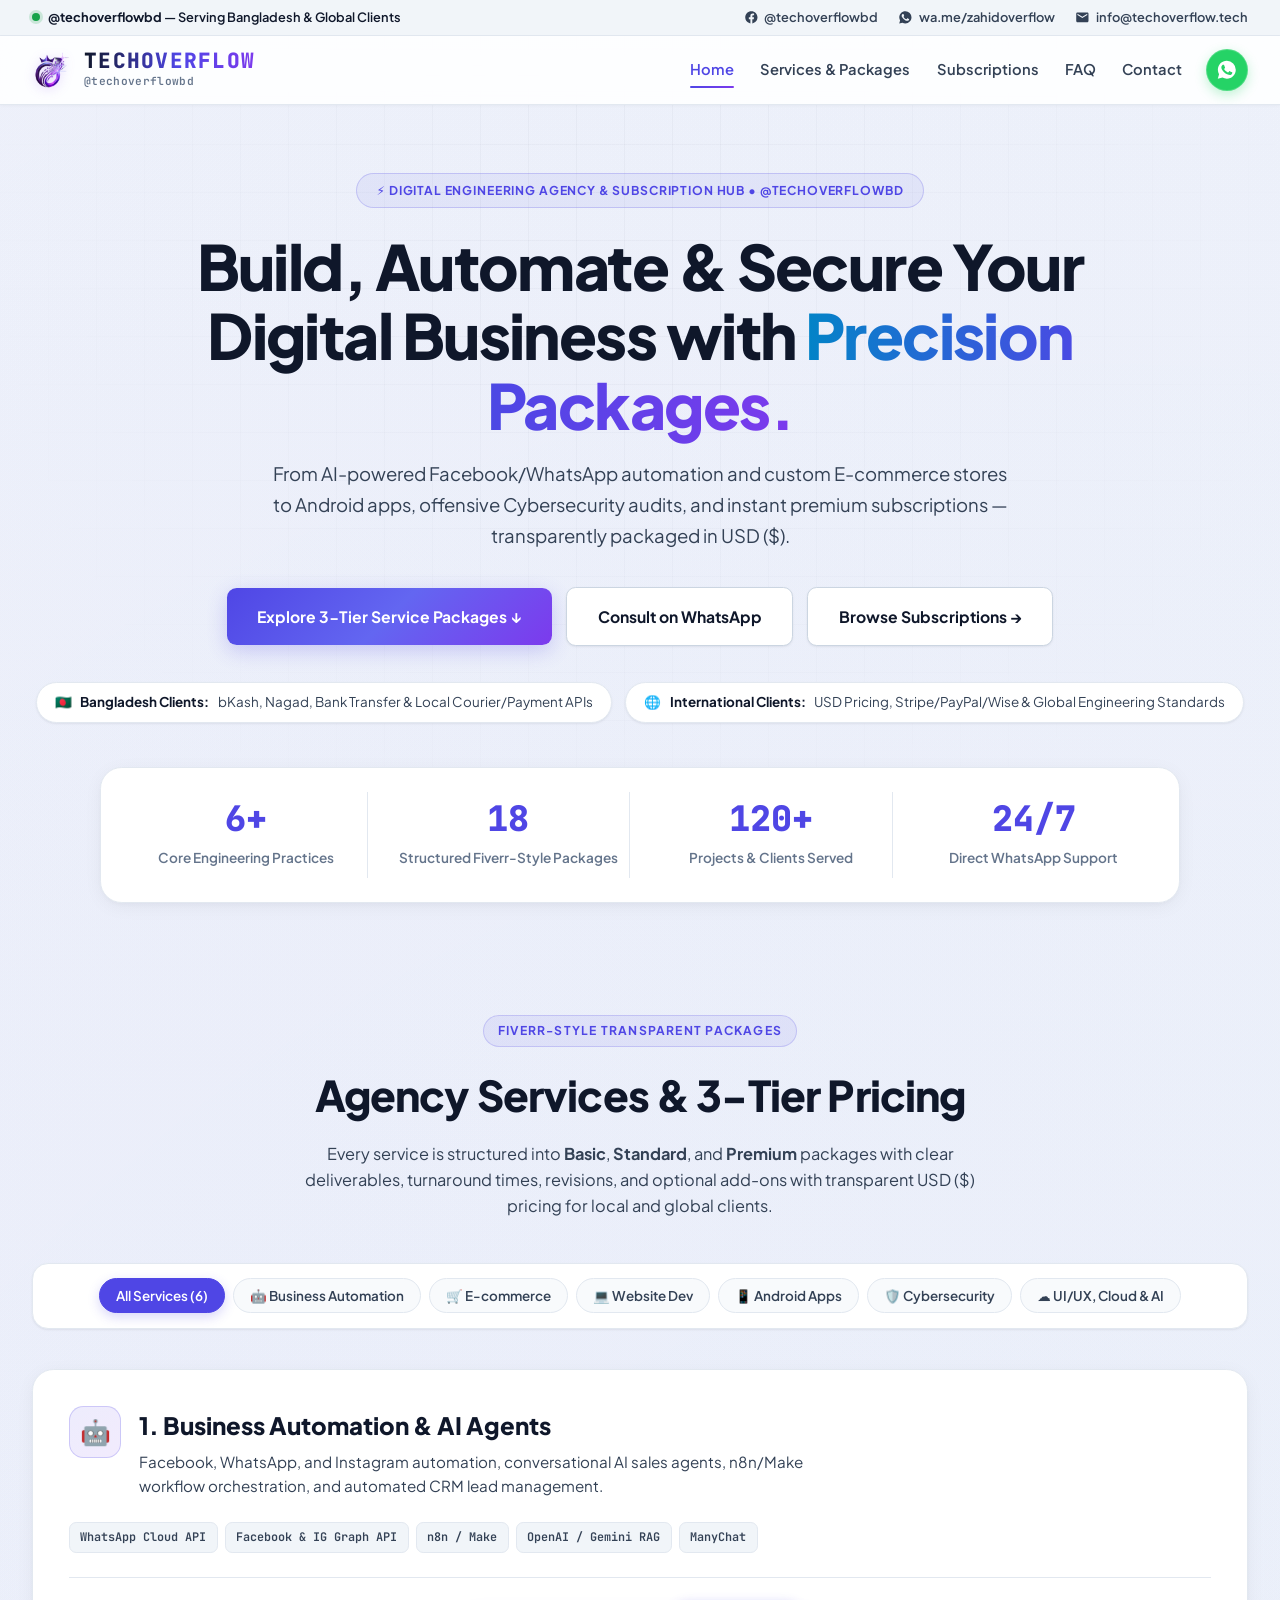
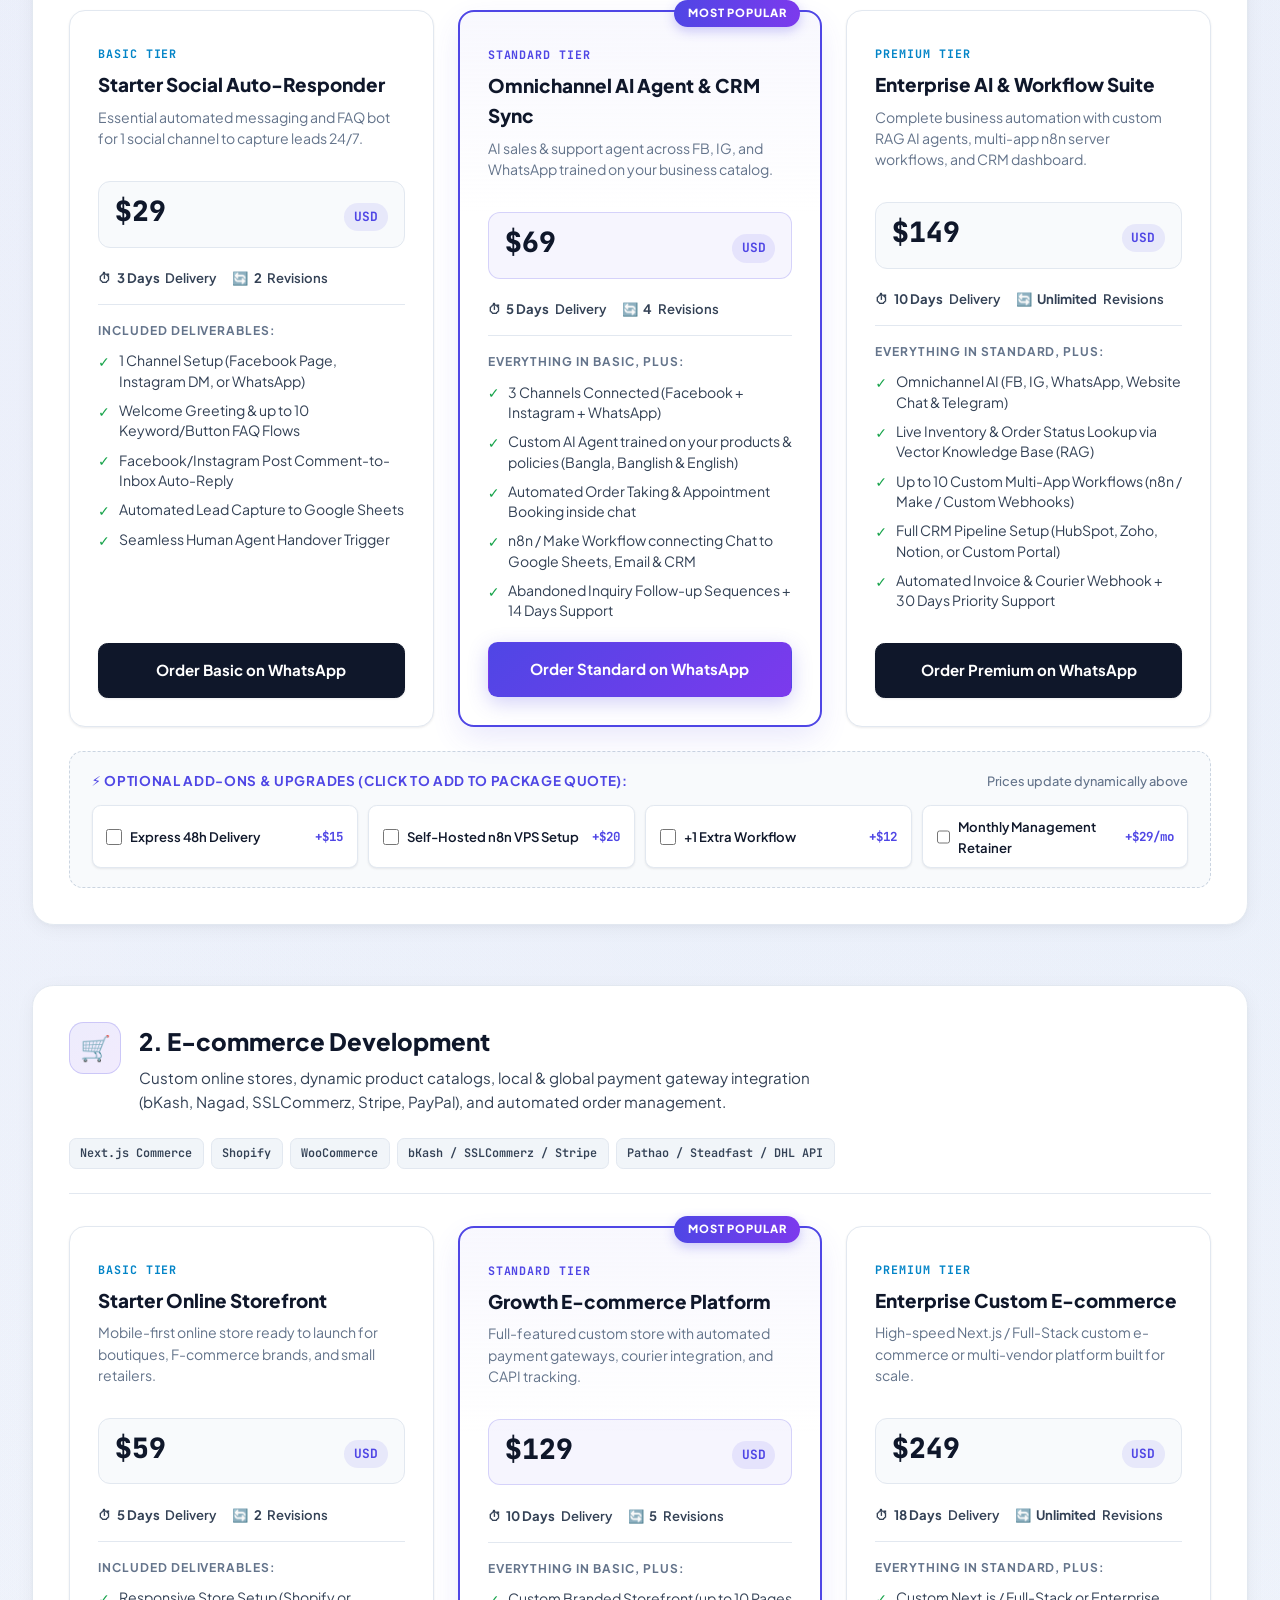
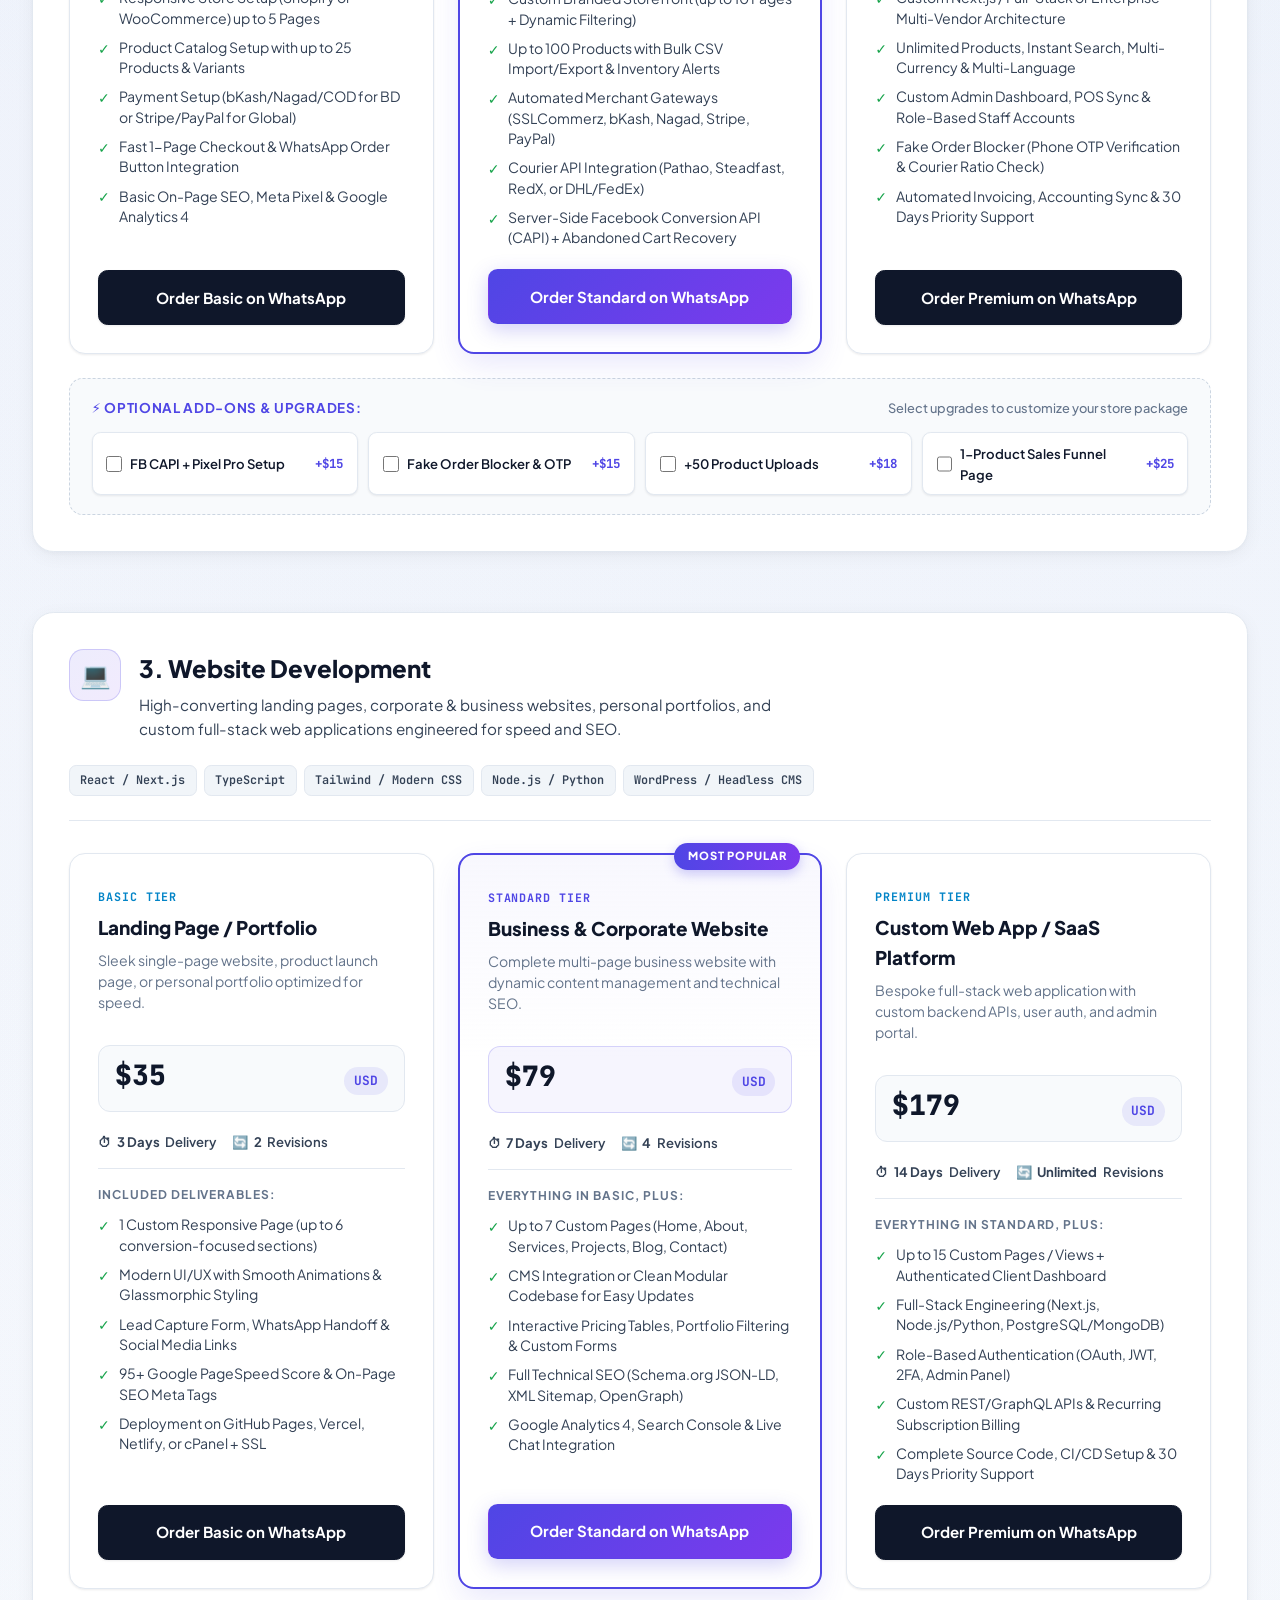
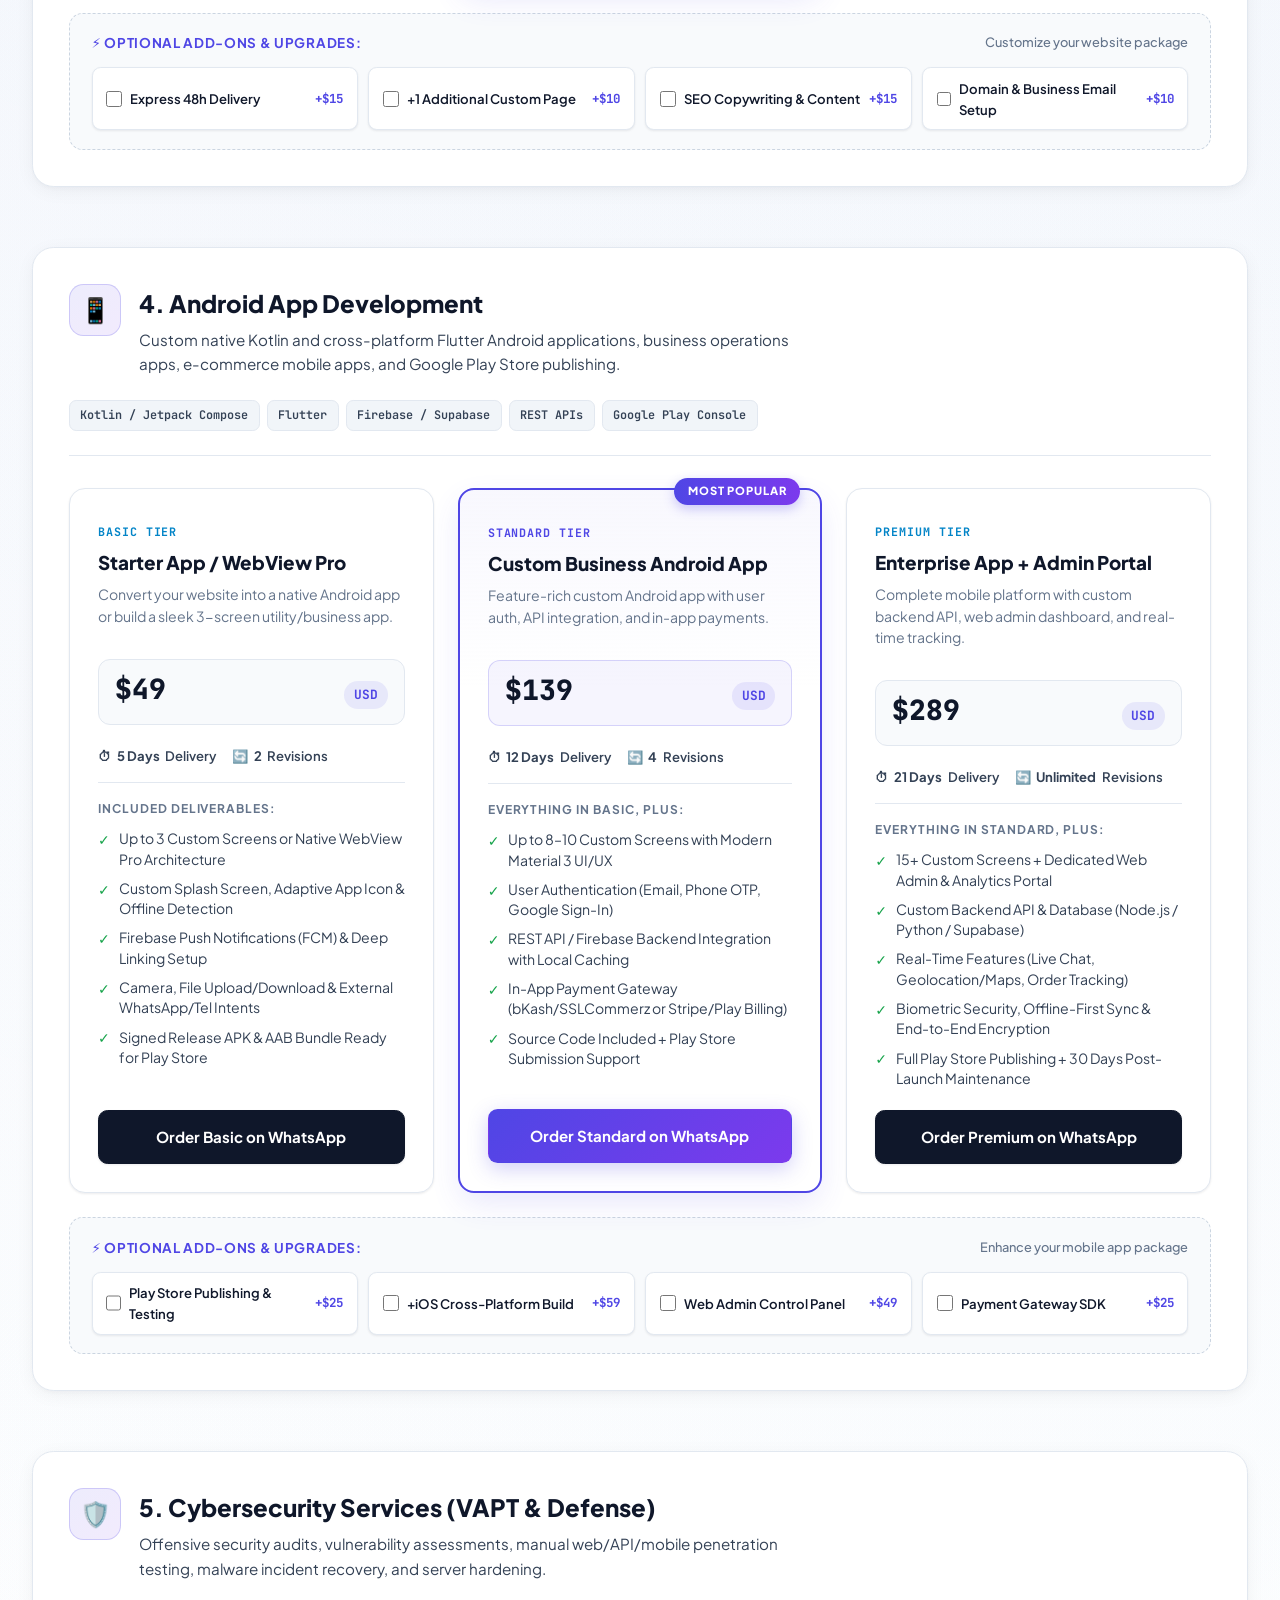
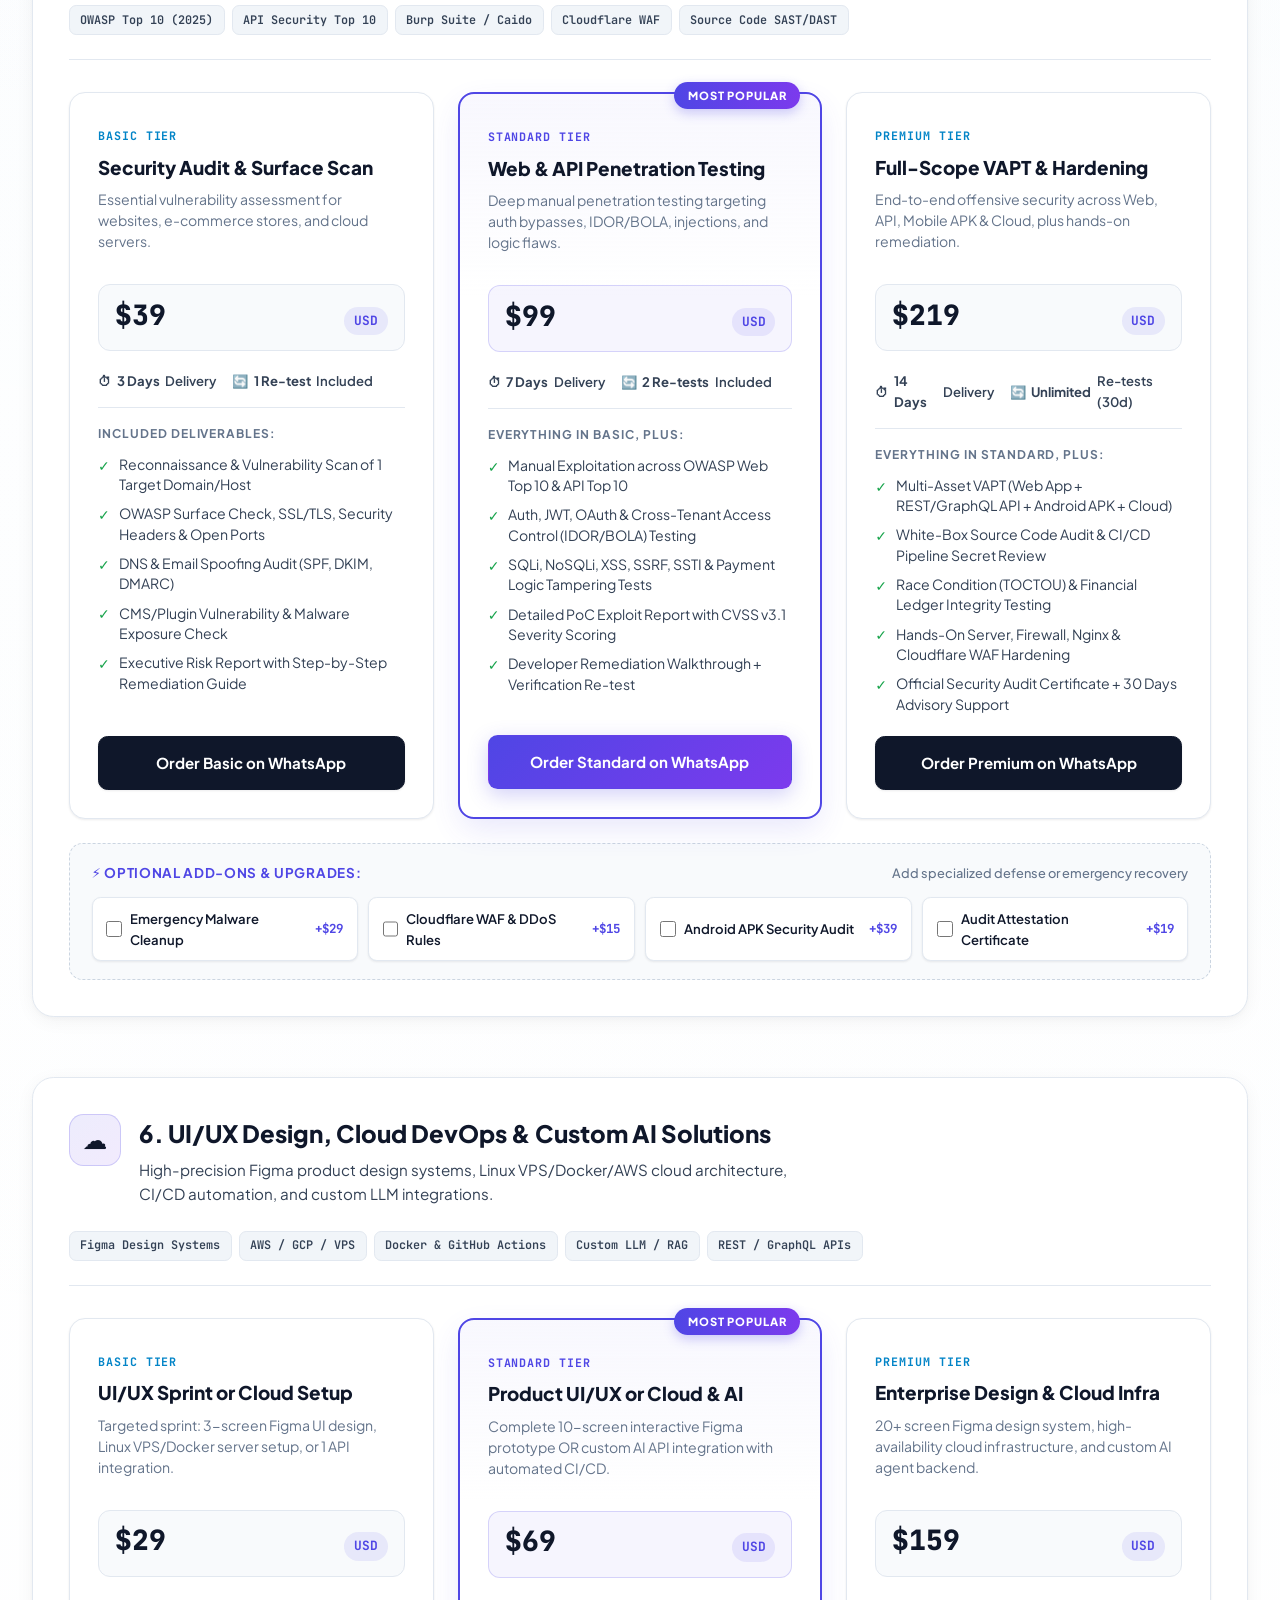
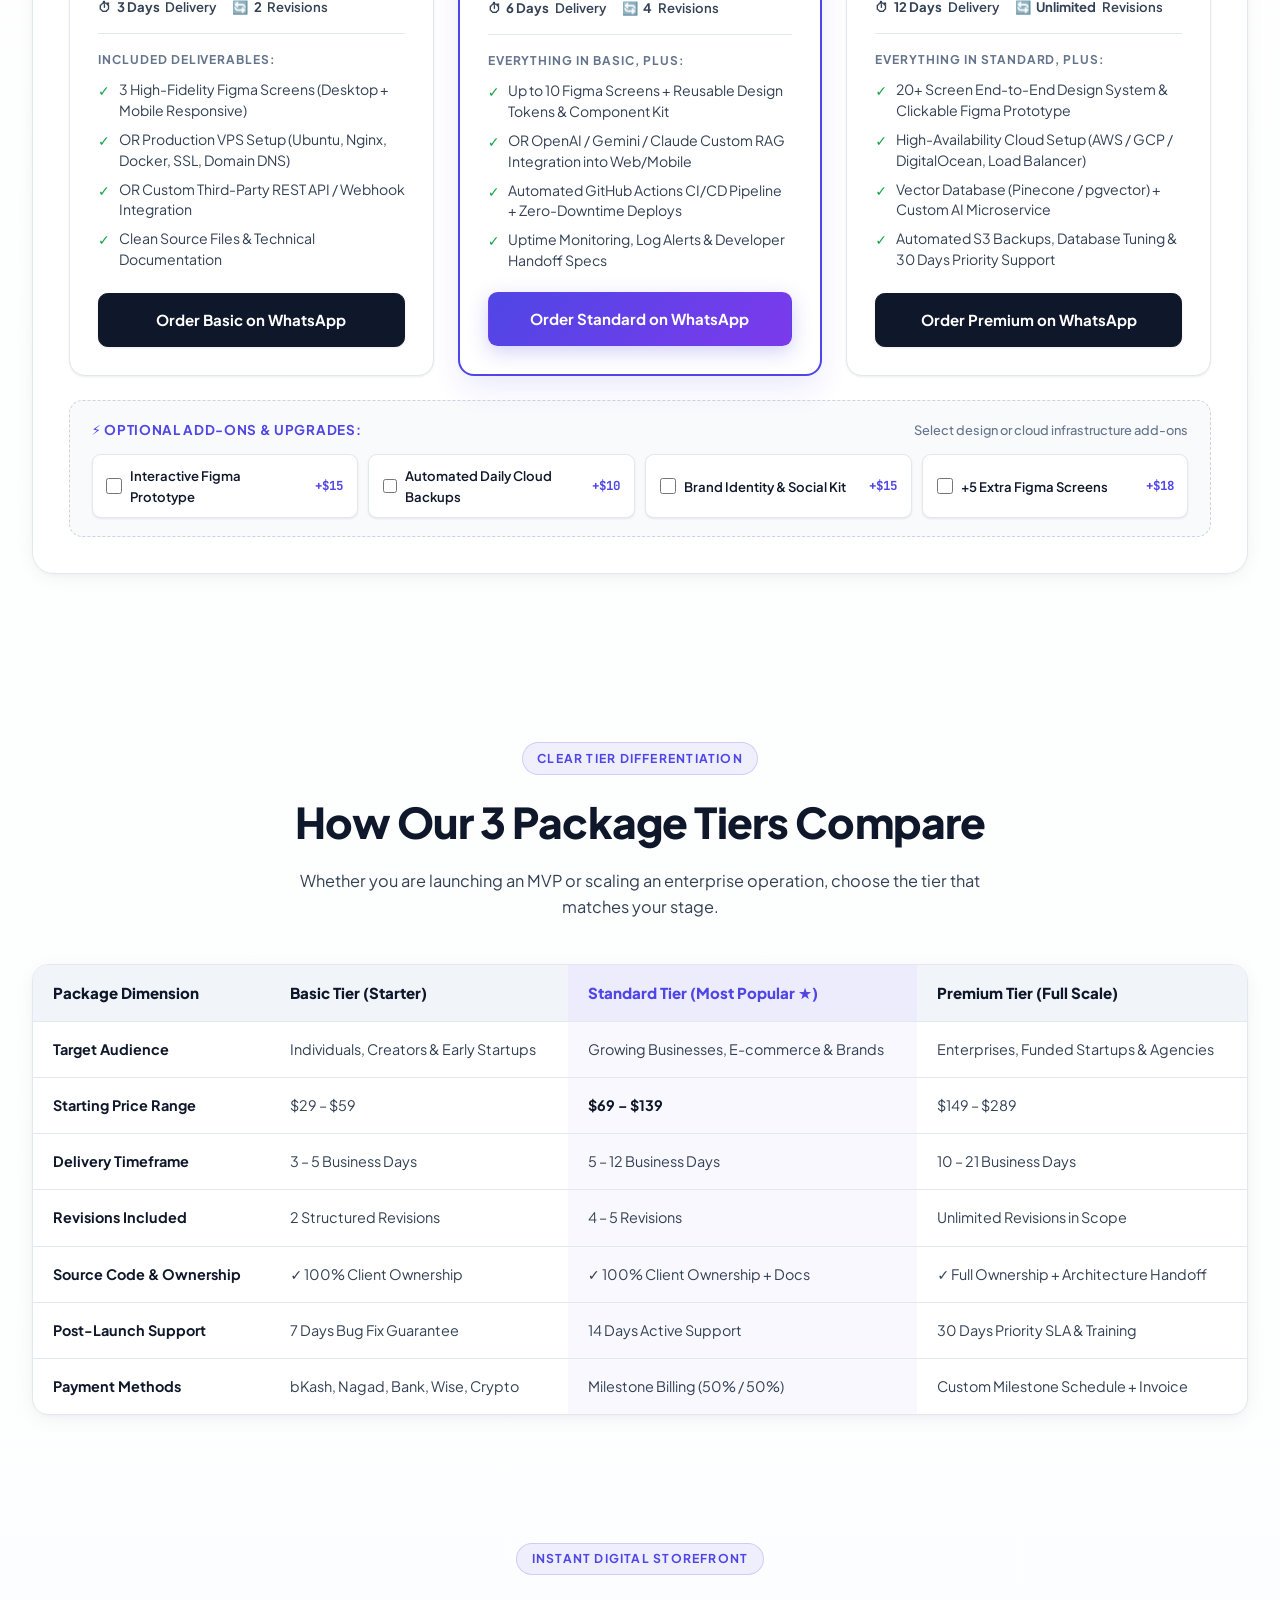
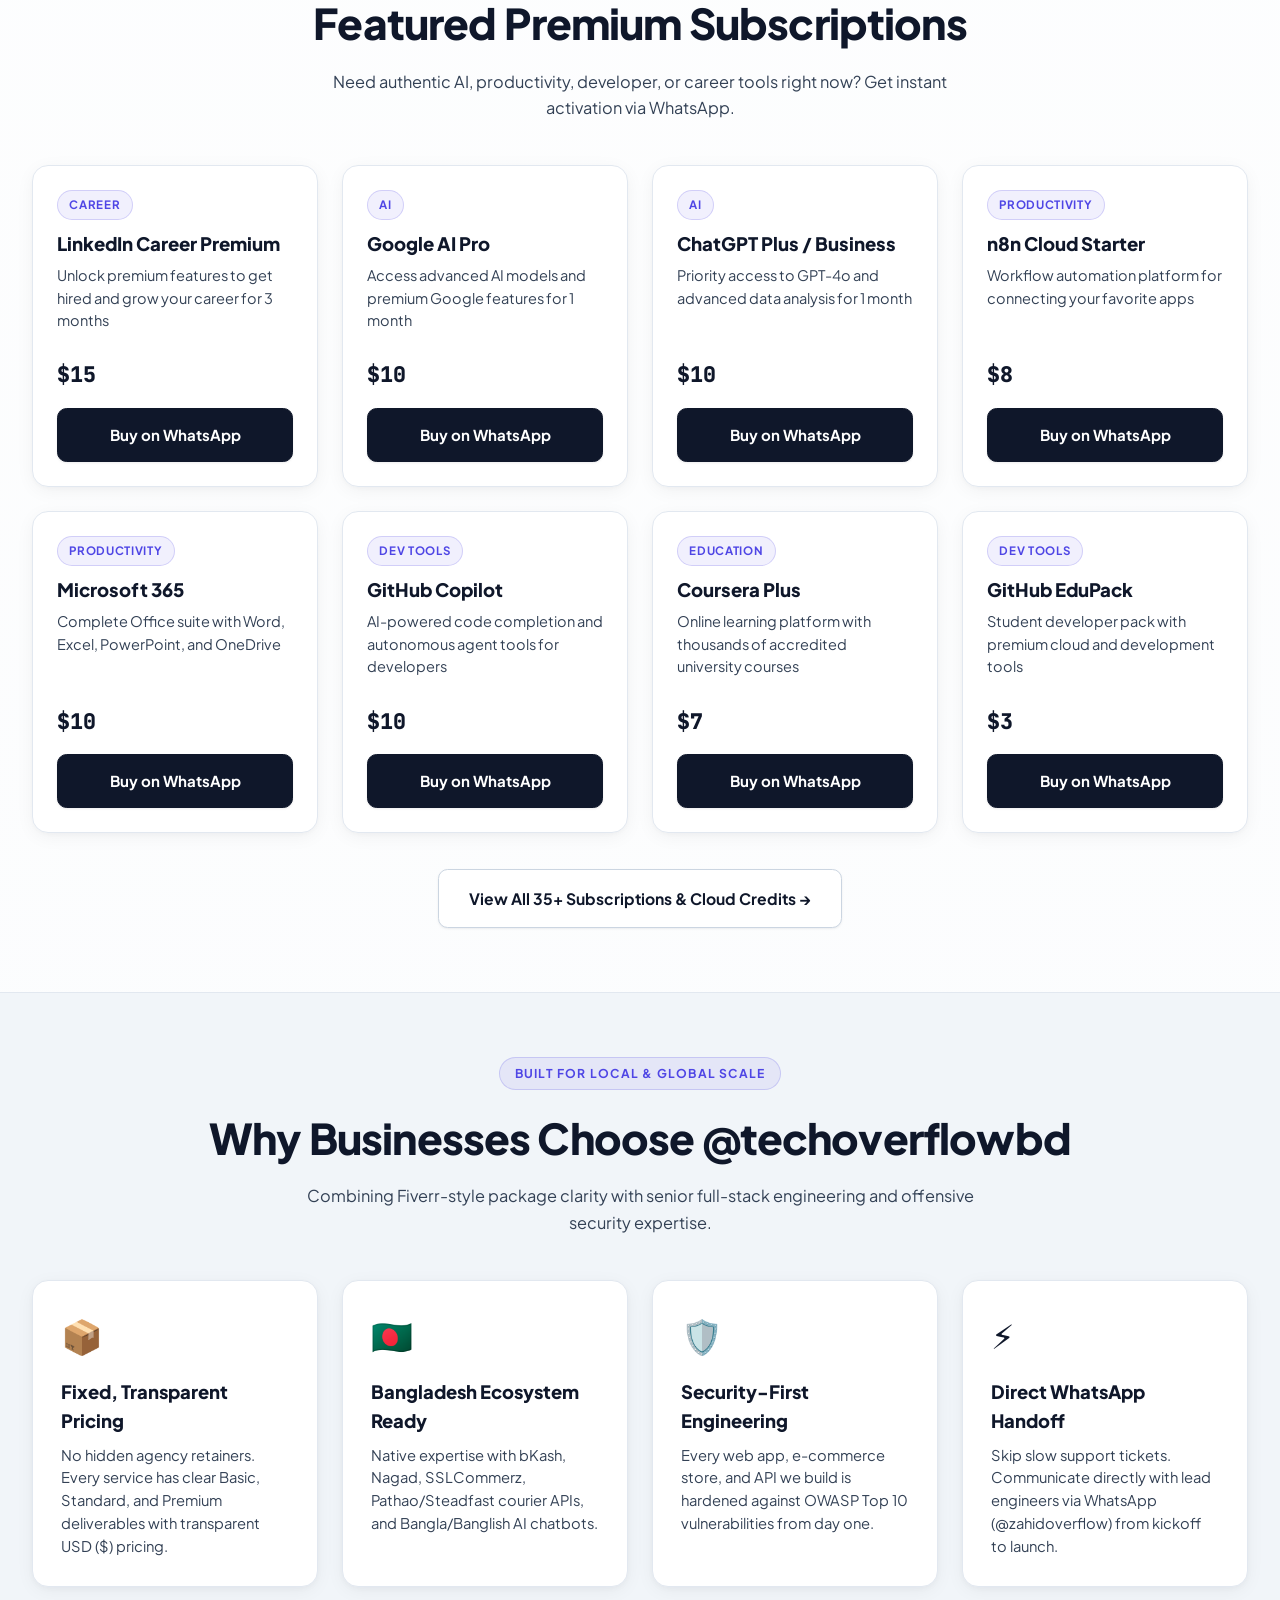
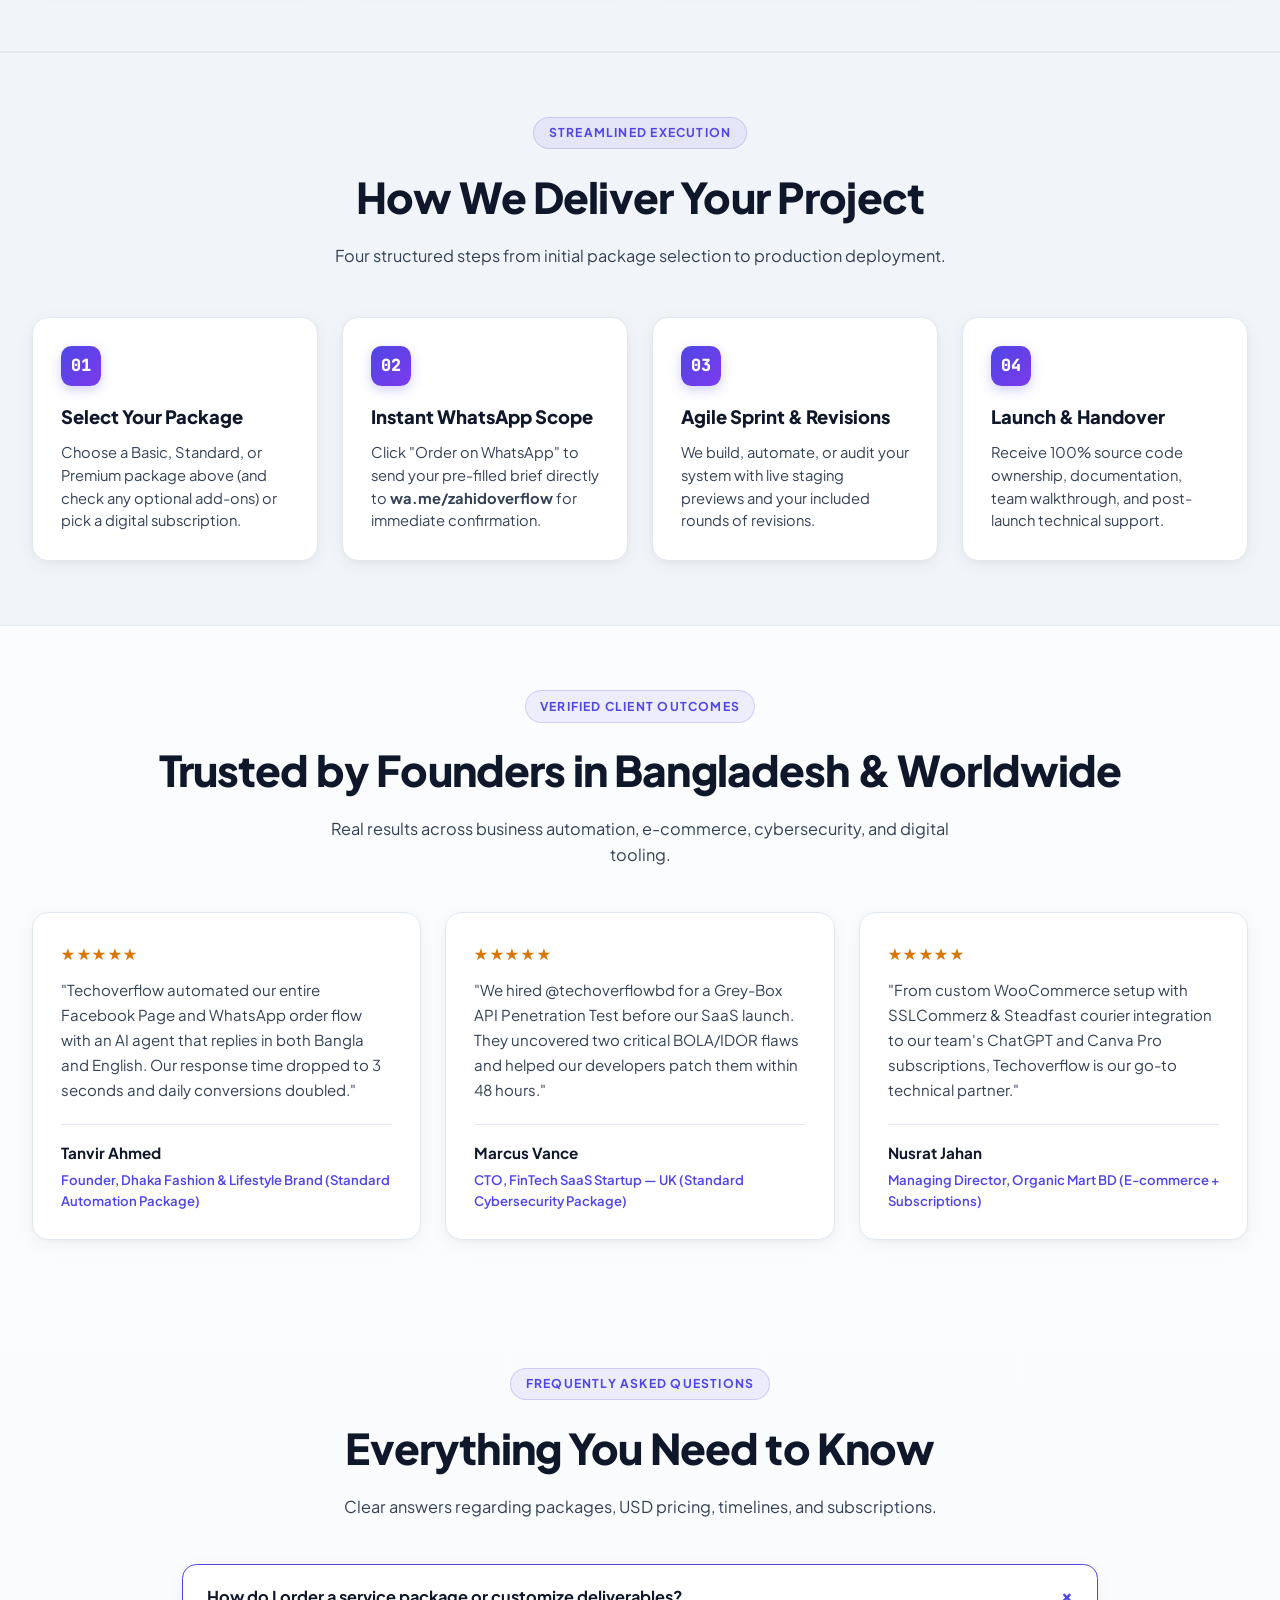
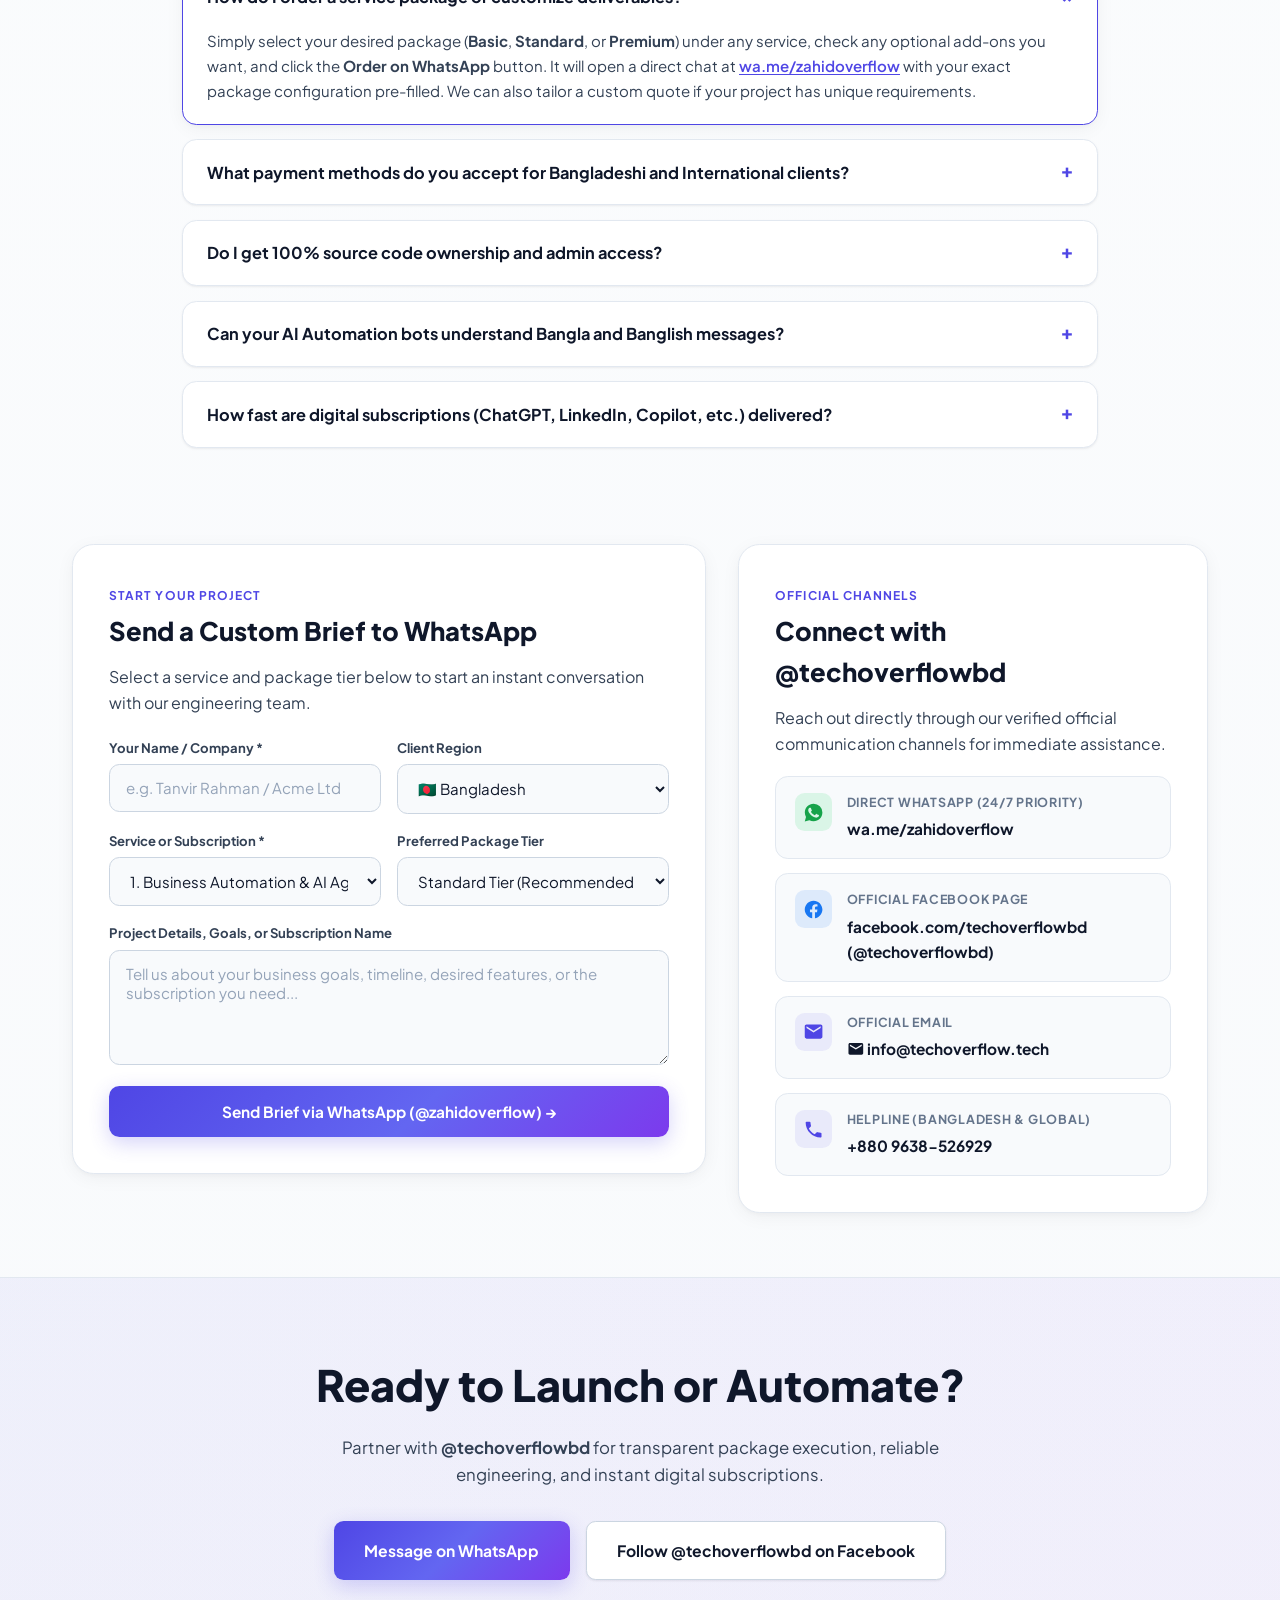
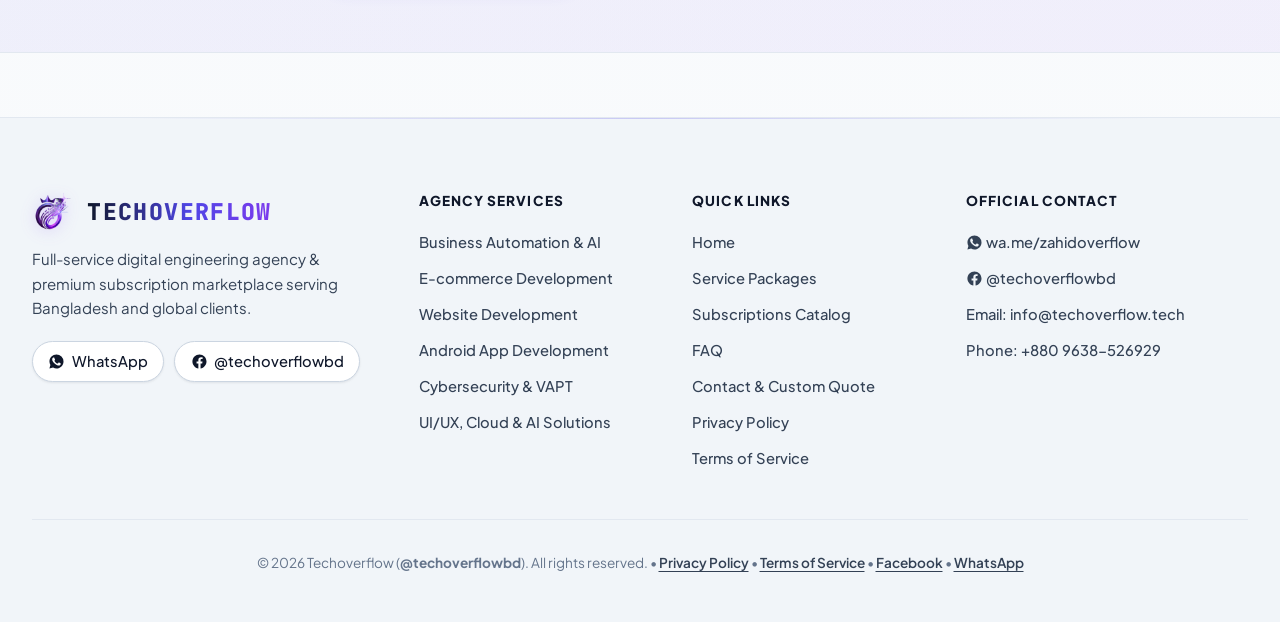
<file: index.html>
<!DOCTYPE html>
<html lang="en">

<head>
    <meta charset="UTF-8">
    <meta name="viewport" content="width=device-width, initial-scale=1.0">
    <meta name="description" content="Techoverflow (@techoverflowbd) — Full-service digital agency & subscription platform for Bangladesh and global clients. Business Automation, E-commerce, Web & Android App Development, Cybersecurity VAPT, and Premium Subscriptions.">
    <title>Techoverflow (@techoverflowbd) — Digital Agency, Automation, Web, Apps, Cybersecurity &amp; Subscriptions</title>
    <link rel="canonical" href="https://techoverflow.tech/">
    <meta property="og:title" content="Techoverflow (@techoverflowbd) — Digital Agency &amp; Tech Solutions">
    <meta property="og:description" content="Business Automation, E-commerce, Website &amp; Android App Development, Cybersecurity Audits, and Premium Subscriptions with transparent 3-tier USD packages.">
    <meta property="og:type" content="website">
    <meta property="og:url" content="https://techoverflow.tech/">
    <meta property="og:image" content="https://techoverflow.tech/assets/images/og-cover.svg">
    <meta name="twitter:card" content="summary_large_image">
    <meta name="theme-color" content="#F8FAFC">
    <link rel="icon" type="image/svg+xml" href="/assets/icons/logo.svg">
    <link rel="icon" type="image/png" sizes="32x32" href="/assets/icons/favicon-32x32.png">
    <link rel="icon" type="image/png" sizes="16x16" href="/assets/icons/favicon-16x16.png">
    <link rel="shortcut icon" href="/assets/icons/favicon.ico">
    <link rel="apple-touch-icon" sizes="180x180" href="/assets/icons/apple-touch-icon.png">
    <link rel="manifest" href="/assets/icons/site.webmanifest">
    <link rel="stylesheet" href="/style.css?v=4.0">
    <script type="application/ld+json">
    {
      "@context": "https://schema.org",
      "@type": "ProfessionalService",
      "name": "Techoverflow",
      "alternateName": "@techoverflowbd",
      "url": "https://techoverflow.tech/",
      "logo": "https://techoverflow.tech/assets/images/logo.png",
      "email": "info@techoverflow.tech",
      "telephone": "+8809638526929",
      "priceRange": "$29 - $289",
      "sameAs": [
        "https://facebook.com/techoverflowbd",
        "https://wa.me/zahidoverflow"
      ],
      "areaServed": ["BD", "US", "GB", "CA", "AU", "AE", "Worldwide"],
      "description": "Full-service digital engineering agency and subscription marketplace offering Business Automation, E-commerce, Web Development, Android App Development, Cybersecurity VAPT, and Premium Digital Subscriptions."
    }
    </script>
</head>

<body>
    <!-- Top Identity & Quick Contact Bar -->
    <div class="top-bar">
        <div class="top-bar__inner">
            <div class="top-bar__badge">
                <span class="status-dot"></span>
                <span><strong>@techoverflowbd</strong> &mdash; Serving Bangladesh &amp; Global Clients</span>
            </div>
            <div class="top-bar__links">
                <a href="https://facebook.com/techoverflowbd" target="_blank" rel="noopener noreferrer"><svg class="icon-svg" viewBox="0 0 24 24" aria-hidden="true"><path d="M22 12c0-5.523-4.477-10-10-10S2 6.477 2 12c0 4.991 3.657 9.128 8.438 9.878v-6.987h-2.54V12h2.54V9.797c0-2.506 1.492-3.89 3.777-3.89 1.094 0 2.238.195 2.238.195v2.46h-1.26c-1.243 0-1.63.771-1.63 1.562V12h2.773l-.443 2.89h-2.33v6.988C18.343 21.128 22 16.991 22 12z"/></svg> <span>@techoverflowbd</span></a>
                <a href="https://wa.me/zahidoverflow" target="_blank" rel="noopener noreferrer"><svg class="icon-svg" viewBox="0 0 24 24" aria-hidden="true"><path d="M12.031 2c-5.516 0-9.969 4.453-9.969 9.969 0 1.758.459 3.474 1.332 4.988L2 22l5.182-1.359a9.927 9.927 0 0 0 4.849 1.266h.004c5.515 0 9.965-4.452 9.965-9.969A9.907 9.907 0 0 0 19.08 4.92 9.905 9.905 0 0 0 12.031 2zm5.822 14.262c-.246.693-1.425 1.326-1.988 1.41-.513.076-1.163.108-1.877-.119-.434-.138-.99-.322-1.703-.63-2.996-1.293-4.953-4.31-5.103-4.51-.149-.2-1.218-1.621-1.218-3.092 0-1.471.77-2.194 1.044-2.494.274-.3.598-.375.797-.375.199 0 .399.002.573.01.184.009.43-.07.673.514.249.599.847 2.07.921 2.22.075.15.125.324.025.524-.1.2-.15.324-.299.499-.15.175-.314.39-.449.524-.15.15-.305.312-.131.612.174.299.774 1.277 1.662 2.069 1.142 1.018 2.104 1.334 2.403 1.483.299.15.474.125.649-.075.174-.2.748-.873.947-1.172.2-.299.399-.25.673-.15.274.1 1.745.823 2.044.973.299.15.499.224.573.349.075.125.075.723-.171 1.416z"/></svg> <span>wa.me/zahidoverflow</span></a>
                <a href="mailto:info@techoverflow.tech"><svg class="icon-svg" viewBox="0 0 24 24" aria-hidden="true"><path d="M20 4H4c-1.1 0-1.99.9-1.99 2L2 18c0 1.1.9 2 2 2h16c1.1 0 2-.9 2-2V6c0-1.1-.9-2-2-2zm0 4-8 5-8-5V6l8 5 8-5v2z"/></svg> <span>info@techoverflow.tech</span></a>
            </div>
        </div>
    </div>

    <!-- Main Sticky Header -->
    <header class="site-header">
        <div class="header-inner">
            <a href="/" class="brand" aria-label="Techoverflow Home">
                <img src="/assets/images/logo.png" alt="Techoverflow Logo" class="brand-logo" width="40" height="40">
                <div class="brand-text">
                    <strong>Techoverflow</strong>
                    <span class="brand-handle">@techoverflowbd</span>
                </div>
            </a>

            <nav class="site-nav" aria-label="Primary">
                <a href="/" class="active">Home</a>
                <a href="/services">Services &amp; Packages</a>
                <a href="/products">Subscriptions</a>
                <a href="#faq">FAQ</a>
                <a href="/contact">Contact</a>
            </nav>

            <div class="header-actions">
                <a href="https://wa.me/zahidoverflow?text=Hi%20%40techoverflowbd!%20I%27d%20like%20to%20discuss%20a%20project%20or%20service%20package." target="_blank" rel="noopener noreferrer" class="btn-header" aria-label="Chat on WhatsApp" title="Chat on WhatsApp (@zahidoverflow)"><svg class="icon-svg" viewBox="0 0 24 24" aria-hidden="true"><path d="M12.031 2c-5.516 0-9.969 4.453-9.969 9.969 0 1.758.459 3.474 1.332 4.988L2 22l5.182-1.359a9.927 9.927 0 0 0 4.849 1.266h.004c5.515 0 9.965-4.452 9.965-9.969A9.907 9.907 0 0 0 19.08 4.92 9.905 9.905 0 0 0 12.031 2zm5.822 14.262c-.246.693-1.425 1.326-1.988 1.41-.513.076-1.163.108-1.877-.119-.434-.138-.99-.322-1.703-.63-2.996-1.293-4.953-4.31-5.103-4.51-.149-.2-1.218-1.621-1.218-3.092 0-1.471.77-2.194 1.044-2.494.274-.3.598-.375.797-.375.199 0 .399.002.573.01.184.009.43-.07.673.514.249.599.847 2.07.921 2.22.075.15.125.324.025.524-.1.2-.15.324-.299.499-.15.175-.314.39-.449.524-.15.15-.305.312-.131.612.174.299.774 1.277 1.662 2.069 1.142 1.018 2.104 1.334 2.403 1.483.299.15.474.125.649-.075.174-.2.748-.873.947-1.172.2-.299.399-.25.673-.15.274.1 1.745.823 2.044.973.299.15.499.224.573.349.075.125.075.723-.171 1.416z"/></svg></a>
                <button type="button" class="mobile-menu-toggle" aria-label="Toggle Menu" aria-expanded="false">☰</button>
            </div>
        </div>
    </header>

    <main>
        <!-- Hero Section -->
        <section class="hero-section">
            <div class="hero-content">
                <div class="hero-badge">
                    <span>⚡ DIGITAL ENGINEERING AGENCY &amp; SUBSCRIPTION HUB &bull; @TECHOVERFLOWBD</span>
                </div>
                <h1>Build, Automate &amp; Secure Your Digital Business with <span class="text-gradient">Precision Packages.</span></h1>
                <p class="hero-subtitle">From AI-powered Facebook/WhatsApp automation and custom E-commerce stores to Android apps, offensive Cybersecurity audits, and instant premium subscriptions &mdash; transparently packaged in USD ($).</p>
                <div class="hero-cta">
                    <a href="#services" class="btn btn-primary btn-large">Explore 3-Tier Service Packages ↓</a>
                    <a href="https://wa.me/zahidoverflow?text=Hi%20%40techoverflowbd!%20I%20want%20to%20discuss%20a%20service%20package%20for%20my%20business."
                        target="_blank" rel="noopener noreferrer" class="btn btn-secondary btn-large">Consult on WhatsApp</a>
                    <a href="/products" class="btn btn-secondary btn-large">Browse Subscriptions →</a>
                </div>

                <div class="market-Strip">
                    <div class="market-pill">🇧🇩 <strong>Bangladesh Clients:</strong> bKash, Nagad, Bank Transfer &amp; Local Courier/Payment APIs</div>
                    <div class="market-pill">🌐 <strong>International Clients:</strong> USD Pricing, Stripe/PayPal/Wise &amp; Global Engineering Standards</div>
                </div>

                <div class="hero-stats">
                    <div class="stat-item">
                        <span class="stat-value">6+</span>
                        <span class="stat-label">Core Engineering Practices</span>
                    </div>
                    <div class="stat-item">
                        <span class="stat-value">18</span>
                        <span class="stat-label">Structured Fiverr-Style Packages</span>
                    </div>
                    <div class="stat-item">
                        <span class="stat-value">120+</span>
                        <span class="stat-label">Projects &amp; Clients Served</span>
                    </div>
                    <div class="stat-item">
                        <span class="stat-value">24/7</span>
                        <span class="stat-label">Direct WhatsApp Support</span>
                    </div>
                </div>
            </div>
        </section>

        <!-- Comprehensive Agency Services & 3-Tier Fiverr-Style Packages -->
        <section id="services" class="services-section">
            <div class="section-header">
                <span class="section-eyebrow">Fiverr-Style Transparent Packages</span>
                <h2>Agency Services &amp; 3-Tier Pricing</h2>
                <p>Every service is structured into <strong>Basic</strong>, <strong>Standard</strong>, and <strong>Premium</strong> packages with clear deliverables, turnaround times, revisions, and optional add-ons with transparent USD ($) pricing for local and global clients.</p>
            </div>

            <!-- Interactive Filter & Currency Bar -->
            <div class="services-controls">
                <div class="service-filter-pills" role="tablist" aria-label="Filter Services by Category">
                    <button type="button" class="filter-pill active" data-service-filter="all">All Services (6)</button>
                    <button type="button" class="filter-pill" data-service-filter="automation">🤖 Business Automation</button>
                    <button type="button" class="filter-pill" data-service-filter="ecommerce">🛒 E-commerce</button>
                    <button type="button" class="filter-pill" data-service-filter="webdev">💻 Website Dev</button>
                    <button type="button" class="filter-pill" data-service-filter="android">📱 Android Apps</button>
                    <button type="button" class="filter-pill" data-service-filter="cybersecurity">🛡️ Cybersecurity</button>
                    <button type="button" class="filter-pill" data-service-filter="solutions">☁️ UI/UX, Cloud &amp; AI</button>
                </div>
            </div>

            <!-- ========================================================== -->
            <!-- SERVICE 1: BUSINESS AUTOMATION & AI AGENTS                 -->
            <!-- ========================================================== -->
            <article id="service-automation" class="service-category-block" data-service-category="automation" data-service-name="Business Automation & AI Agents">
                <div class="service-block-header">
                    <div class="service-block-title">
                        <div class="service-icon-badge" aria-hidden="true">🤖</div>
                        <div>
                            <h3>1. Business Automation &amp; AI Agents</h3>
                            <p>Facebook, WhatsApp, and Instagram automation, conversational AI sales agents, n8n/Make workflow orchestration, and automated CRM lead management.</p>
                        </div>
                    </div>
                    <div class="service-tech-stack">
                        <span class="tech-tag">WhatsApp Cloud API</span>
                        <span class="tech-tag">Facebook &amp; IG Graph API</span>
                        <span class="tech-tag">n8n / Make</span>
                        <span class="tech-tag">OpenAI / Gemini RAG</span>
                        <span class="tech-tag">ManyChat</span>
                    </div>
                </div>

                <div class="mobile-tier-tabs" role="tablist">
                    <button type="button" class="mobile-tier-tab" data-tier-select="Basic">Basic</button>
                    <button type="button" class="mobile-tier-tab active" data-tier-select="Standard">Standard ★</button>
                    <button type="button" class="mobile-tier-tab" data-tier-select="Premium">Premium</button>
                </div>

                <div class="package-tiers-grid">
                    <!-- BASIC -->
                    <div class="package-card" data-tier="Basic" data-package-title="Starter Social Auto-Responder" data-usd="29" data-delivery="3 Days" data-tier-hidden="true">
                        <div class="package-tier-Header">
                            <span class="tier-badge">Basic Tier</span>
                            <h4 class="package-name">Starter Social Auto-Responder</h4>
                            <p class="package-desc">Essential automated messaging and FAQ bot for 1 social channel to capture leads 24/7.</p>
                        </div>
                        <div class="package-pricing">
                            <span class="price-primary">$29</span>
                            <span class="price-secondary">USD</span>
                        </div>
                        <div class="package-meta">
                            <span>⏱ <strong>3 Days</strong> Delivery</span>
                            <span>🔄 <strong>2</strong> Revisions</span>
                        </div>
                        <p class="package-features-title">Included Deliverables:</p>
                        <ul class="package-features">
                            <li>1 Channel Setup (Facebook Page, Instagram DM, or WhatsApp)</li>
                            <li>Welcome Greeting &amp; up to 10 Keyword/Button FAQ Flows</li>
                            <li>Facebook/Instagram Post Comment-to-Inbox Auto-Reply</li>
                            <li>Automated Lead Capture to Google Sheets</li>
                            <li>Seamless Human Agent Handover Trigger</li>
                        </ul>
                        <a href="https://wa.me/zahidoverflow" target="_blank" rel="noopener noreferrer" class="btn btn-buy package-order-btn">Order Basic on WhatsApp</a>
                    </div>

                    <!-- STANDARD -->
                    <div class="package-card package-card--popular" data-tier="Standard" data-package-title="Omnichannel AI Agent & Lead Pipeline" data-usd="69" data-delivery="5 Days">
                        <span class="popular-ribbon">Most Popular</span>
                        <div class="package-tier-Header">
                            <span class="tier-badge">Standard Tier</span>
                            <h4 class="package-name">Omnichannel AI Agent &amp; CRM Sync</h4>
                            <p class="package-desc">AI sales &amp; support agent across FB, IG, and WhatsApp trained on your business catalog.</p>
                        </div>
                        <div class="package-pricing">
                            <span class="price-primary">$69</span>
                            <span class="price-secondary">USD</span>
                        </div>
                        <div class="package-meta">
                            <span>⏱ <strong>5 Days</strong> Delivery</span>
                            <span>🔄 <strong>4</strong> Revisions</span>
                        </div>
                        <p class="package-features-title">Everything in Basic, plus:</p>
                        <ul class="package-features">
                            <li>3 Channels Connected (Facebook + Instagram + WhatsApp)</li>
                            <li>Custom AI Agent trained on your products &amp; policies (Bangla, Banglish &amp; English)</li>
                            <li>Automated Order Taking &amp; Appointment Booking inside chat</li>
                            <li>n8n / Make Workflow connecting Chat to Google Sheets, Email &amp; CRM</li>
                            <li>Abandoned Inquiry Follow-up Sequences + 14 Days Support</li>
                        </ul>
                        <a href="https://wa.me/zahidoverflow" target="_blank" rel="noopener noreferrer" class="btn btn-tier-popular package-order-btn">Order Standard on WhatsApp</a>
                    </div>

                    <!-- PREMIUM -->
                    <div class="package-card" data-tier="Premium" data-package-title="Enterprise AI Ecosystem & Full Workflow" data-usd="149" data-delivery="10 Days" data-tier-hidden="true">
                        <div class="package-tier-Header">
                            <span class="tier-badge">Premium Tier</span>
                            <h4 class="package-name">Enterprise AI &amp; Workflow Suite</h4>
                            <p class="package-desc">Complete business automation with custom RAG AI agents, multi-app n8n server workflows, and CRM dashboard.</p>
                        </div>
                        <div class="package-pricing">
                            <span class="price-primary">$149</span>
                            <span class="price-secondary">USD</span>
                        </div>
                        <div class="package-meta">
                            <span>⏱ <strong>10 Days</strong> Delivery</span>
                            <span>🔄 <strong>Unlimited</strong> Revisions</span>
                        </div>
                        <p class="package-features-title">Everything in Standard, plus:</p>
                        <ul class="package-features">
                            <li>Omnichannel AI (FB, IG, WhatsApp, Website Chat &amp; Telegram)</li>
                            <li>Live Inventory &amp; Order Status Lookup via Vector Knowledge Base (RAG)</li>
                            <li>Up to 10 Custom Multi-App Workflows (n8n / Make / Custom Webhooks)</li>
                            <li>Full CRM Pipeline Setup (HubSpot, Zoho, Notion, or Custom Portal)</li>
                            <li>Automated Invoice &amp; Courier Webhook + 30 Days Priority Support</li>
                        </ul>
                        <a href="https://wa.me/zahidoverflow" target="_blank" rel="noopener noreferrer" class="btn btn-buy package-order-btn">Order Premium on WhatsApp</a>
                    </div>
                </div>

                <!-- Interactive Add-ons -->
                <div class="service-addons-bar">
                    <div class="addons-header">
                        <strong>⚡ Optional Add-ons &amp; Upgrades (Click to add to package quote):</strong>
                        <span>Prices update dynamically above</span>
                    </div>
                    <div class="addons-grid">
                        <label class="addon-label">
                            <span class="addon-info">
                                <input type="checkbox" class="addon-checkbox" data-addon-name="Express 48h Delivery" data-usd="15">
                                <span>Express 48h Delivery</span>
                            </span>
                            <span class="addon-price" data-usd="15">+$15</span>
                        </label>
                        <label class="addon-label">
                            <span class="addon-info">
                                <input type="checkbox" class="addon-checkbox" data-addon-name="Self-Hosted n8n Cloud Server Setup" data-usd="20">
                                <span>Self-Hosted n8n VPS Setup</span>
                            </span>
                            <span class="addon-price" data-usd="20">+$20</span>
                        </label>
                        <label class="addon-label">
                            <span class="addon-info">
                                <input type="checkbox" class="addon-checkbox" data-addon-name="Extra Custom Automation Workflow" data-usd="12">
                                <span>+1 Extra Workflow</span>
                            </span>
                            <span class="addon-price" data-usd="12">+$12</span>
                        </label>
                        <label class="addon-label">
                            <span class="addon-info">
                                <input type="checkbox" class="addon-checkbox" data-addon-name="Monthly AI & Workflow Retainer" data-usd="29">
                                <span>Monthly Management Retainer</span>
                            </span>
                            <span class="addon-price" data-usd="29" data-suffix="/mo">+$29/mo</span>
                        </label>
                    </div>
                </div>
            </article>

            <!-- ========================================================== -->
            <!-- SERVICE 2: E-COMMERCE DEVELOPMENT                          -->
            <!-- ========================================================== -->
            <article id="service-ecommerce" class="service-category-block" data-service-category="ecommerce" data-service-name="E-commerce Development">
                <div class="service-block-header">
                    <div class="service-block-title">
                        <div class="service-icon-badge" aria-hidden="true">🛒</div>
                        <div>
                            <h3>2. E-commerce Development</h3>
                            <p>Custom online stores, dynamic product catalogs, local &amp; global payment gateway integration (bKash, Nagad, SSLCommerz, Stripe, PayPal), and automated order management.</p>
                        </div>
                    </div>
                    <div class="service-tech-stack">
                        <span class="tech-tag">Next.js Commerce</span>
                        <span class="tech-tag">Shopify</span>
                        <span class="tech-tag">WooCommerce</span>
                        <span class="tech-tag">bKash / SSLCommerz / Stripe</span>
                        <span class="tech-tag">Pathao / Steadfast / DHL API</span>
                    </div>
                </div>

                <div class="mobile-tier-tabs" role="tablist">
                    <button type="button" class="mobile-tier-tab" data-tier-select="Basic">Basic</button>
                    <button type="button" class="mobile-tier-tab active" data-tier-select="Standard">Standard ★</button>
                    <button type="button" class="mobile-tier-tab" data-tier-select="Premium">Premium</button>
                </div>

                <div class="package-tiers-grid">
                    <!-- BASIC -->
                    <div class="package-card" data-tier="Basic" data-package-title="Starter Online Storefront" data-usd="59" data-delivery="5 Days" data-tier-hidden="true">
                        <div class="package-tier-Header">
                            <span class="tier-badge">Basic Tier</span>
                            <h4 class="package-name">Starter Online Storefront</h4>
                            <p class="package-desc">Mobile-first online store ready to launch for boutiques, F-commerce brands, and small retailers.</p>
                        </div>
                        <div class="package-pricing">
                            <span class="price-primary">$59</span>
                            <span class="price-secondary">USD</span>
                        </div>
                        <div class="package-meta">
                            <span>⏱ <strong>5 Days</strong> Delivery</span>
                            <span>🔄 <strong>2</strong> Revisions</span>
                        </div>
                        <p class="package-features-title">Included Deliverables:</p>
                        <ul class="package-features">
                            <li>Responsive Store Setup (Shopify or WooCommerce) up to 5 Pages</li>
                            <li>Product Catalog Setup with up to 25 Products &amp; Variants</li>
                            <li>Payment Setup (bKash/Nagad/COD for BD or Stripe/PayPal for Global)</li>
                            <li>Fast 1-Page Checkout &amp; WhatsApp Order Button Integration</li>
                            <li>Basic On-Page SEO, Meta Pixel &amp; Google Analytics 4</li>
                        </ul>
                        <a href="https://wa.me/zahidoverflow" target="_blank" rel="noopener noreferrer" class="btn btn-buy package-order-btn">Order Basic on WhatsApp</a>
                    </div>

                    <!-- STANDARD -->
                    <div class="package-card package-card--popular" data-tier="Standard" data-package-title="Growth E-commerce Platform" data-usd="129" data-delivery="10 Days">
                        <span class="popular-ribbon">Most Popular</span>
                        <div class="package-tier-Header">
                            <span class="tier-badge">Standard Tier</span>
                            <h4 class="package-name">Growth E-commerce Platform</h4>
                            <p class="package-desc">Full-featured custom store with automated payment gateways, courier integration, and CAPI tracking.</p>
                        </div>
                        <div class="package-pricing">
                            <span class="price-primary">$129</span>
                            <span class="price-secondary">USD</span>
                        </div>
                        <div class="package-meta">
                            <span>⏱ <strong>10 Days</strong> Delivery</span>
                            <span>🔄 <strong>5</strong> Revisions</span>
                        </div>
                        <p class="package-features-title">Everything in Basic, plus:</p>
                        <ul class="package-features">
                            <li>Custom Branded Storefront (up to 10 Pages + Dynamic Filtering)</li>
                            <li>Up to 100 Products with Bulk CSV Import/Export &amp; Inventory Alerts</li>
                            <li>Automated Merchant Gateways (SSLCommerz, bKash, Nagad, Stripe, PayPal)</li>
                            <li>Courier API Integration (Pathao, Steadfast, RedX, or DHL/FedEx)</li>
                            <li>Server-Side Facebook Conversion API (CAPI) + Abandoned Cart Recovery</li>
                        </ul>
                        <a href="https://wa.me/zahidoverflow" target="_blank" rel="noopener noreferrer" class="btn btn-tier-popular package-order-btn">Order Standard on WhatsApp</a>
                    </div>

                    <!-- PREMIUM -->
                    <div class="package-card" data-tier="Premium" data-package-title="Enterprise Headless E-commerce Ecosystem" data-usd="249" data-delivery="18 Days" data-tier-hidden="true">
                        <div class="package-tier-Header">
                            <span class="tier-badge">Premium Tier</span>
                            <h4 class="package-name">Enterprise Custom E-commerce</h4>
                            <p class="package-desc">High-speed Next.js / Full-Stack custom e-commerce or multi-vendor platform built for scale.</p>
                        </div>
                        <div class="package-pricing">
                            <span class="price-primary">$249</span>
                            <span class="price-secondary">USD</span>
                        </div>
                        <div class="package-meta">
                            <span>⏱ <strong>18 Days</strong> Delivery</span>
                            <span>🔄 <strong>Unlimited</strong> Revisions</span>
                        </div>
                        <p class="package-features-title">Everything in Standard, plus:</p>
                        <ul class="package-features">
                            <li>Custom Next.js / Full-Stack or Enterprise Multi-Vendor Architecture</li>
                            <li>Unlimited Products, Instant Search, Multi-Currency &amp; Multi-Language</li>
                            <li>Custom Admin Dashboard, POS Sync &amp; Role-Based Staff Accounts</li>
                            <li>Fake Order Blocker (Phone OTP Verification &amp; Courier Ratio Check)</li>
                            <li>Automated Invoicing, Accounting Sync &amp; 30 Days Priority Support</li>
                        </ul>
                        <a href="https://wa.me/zahidoverflow" target="_blank" rel="noopener noreferrer" class="btn btn-buy package-order-btn">Order Premium on WhatsApp</a>
                    </div>
                </div>

                <!-- Interactive Add-ons -->
                <div class="service-addons-bar">
                    <div class="addons-header">
                        <strong>⚡ Optional Add-ons &amp; Upgrades:</strong>
                        <span>Select upgrades to customize your store package</span>
                    </div>
                    <div class="addons-grid">
                        <label class="addon-label">
                            <span class="addon-info">
                                <input type="checkbox" class="addon-checkbox" data-addon-name="Server-Side Facebook CAPI + GA4 Setup" data-usd="15">
                                <span>FB CAPI + Pixel Pro Setup</span>
                            </span>
                            <span class="addon-price" data-usd="15">+$15</span>
                        </label>
                        <label class="addon-label">
                            <span class="addon-info">
                                <input type="checkbox" class="addon-checkbox" data-addon-name="Fake Order Blocker & OTP Verification" data-usd="15">
                                <span>Fake Order Blocker &amp; OTP</span>
                            </span>
                            <span class="addon-price" data-usd="15">+$15</span>
                        </label>
                        <label class="addon-label">
                            <span class="addon-info">
                                <input type="checkbox" class="addon-checkbox" data-addon-name="50 Extra SEO Product Uploads" data-usd="18">
                                <span>+50 Product Uploads</span>
                            </span>
                            <span class="addon-price" data-usd="18">+$18</span>
                        </label>
                        <label class="addon-label">
                            <span class="addon-info">
                                <input type="checkbox" class="addon-checkbox" data-addon-name="High-Converting Sales Funnel Page" data-usd="25">
                                <span>1-Product Sales Funnel Page</span>
                            </span>
                            <span class="addon-price" data-usd="25">+$25</span>
                        </label>
                    </div>
                </div>
            </article>

            <!-- ========================================================== -->
            <!-- SERVICE 3: WEBSITE DEVELOPMENT                             -->
            <!-- ========================================================== -->
            <article id="service-webdev" class="service-category-block" data-service-category="webdev" data-service-name="Website Development">
                <div class="service-block-header">
                    <div class="service-block-title">
                        <div class="service-icon-badge" aria-hidden="true">💻</div>
                        <div>
                            <h3>3. Website Development</h3>
                            <p>High-converting landing pages, corporate &amp; business websites, personal portfolios, and custom full-stack web applications engineered for speed and SEO.</p>
                        </div>
                    </div>
                    <div class="service-tech-stack">
                        <span class="tech-tag">React / Next.js</span>
                        <span class="tech-tag">TypeScript</span>
                        <span class="tech-tag">Tailwind / Modern CSS</span>
                        <span class="tech-tag">Node.js / Python</span>
                        <span class="tech-tag">WordPress / Headless CMS</span>
                    </div>
                </div>

                <div class="mobile-tier-tabs" role="tablist">
                    <button type="button" class="mobile-tier-tab" data-tier-select="Basic">Basic</button>
                    <button type="button" class="mobile-tier-tab active" data-tier-select="Standard">Standard ★</button>
                    <button type="button" class="mobile-tier-tab" data-tier-select="Premium">Premium</button>
                </div>

                <div class="package-tiers-grid">
                    <!-- BASIC -->
                    <div class="package-card" data-tier="Basic" data-package-title="High-Converting Landing Page / Portfolio" data-usd="35" data-delivery="3 Days" data-tier-hidden="true">
                        <div class="package-tier-Header">
                            <span class="tier-badge">Basic Tier</span>
                            <h4 class="package-name">Landing Page / Portfolio</h4>
                            <p class="package-desc">Sleek single-page website, product launch page, or personal portfolio optimized for speed.</p>
                        </div>
                        <div class="package-pricing">
                            <span class="price-primary">$35</span>
                            <span class="price-secondary">USD</span>
                        </div>
                        <div class="package-meta">
                            <span>⏱ <strong>3 Days</strong> Delivery</span>
                            <span>🔄 <strong>2</strong> Revisions</span>
                        </div>
                        <p class="package-features-title">Included Deliverables:</p>
                        <ul class="package-features">
                            <li>1 Custom Responsive Page (up to 6 conversion-focused sections)</li>
                            <li>Modern UI/UX with Smooth Animations &amp; Glassmorphic Styling</li>
                            <li>Lead Capture Form, WhatsApp Handoff &amp; Social Media Links</li>
                            <li>95+ Google PageSpeed Score &amp; On-Page SEO Meta Tags</li>
                            <li>Deployment on GitHub Pages, Vercel, Netlify, or cPanel + SSL</li>
                        </ul>
                        <a href="https://wa.me/zahidoverflow" target="_blank" rel="noopener noreferrer" class="btn btn-buy package-order-btn">Order Basic on WhatsApp</a>
                    </div>

                    <!-- STANDARD -->
                    <div class="package-card package-card--popular" data-tier="Standard" data-package-title="Professional Business & Corporate Website" data-usd="79" data-delivery="7 Days">
                        <span class="popular-ribbon">Most Popular</span>
                        <div class="package-tier-Header">
                            <span class="tier-badge">Standard Tier</span>
                            <h4 class="package-name">Business &amp; Corporate Website</h4>
                            <p class="package-desc">Complete multi-page business website with dynamic content management and technical SEO.</p>
                        </div>
                        <div class="package-pricing">
                            <span class="price-primary">$79</span>
                            <span class="price-secondary">USD</span>
                        </div>
                        <div class="package-meta">
                            <span>⏱ <strong>7 Days</strong> Delivery</span>
                            <span>🔄 <strong>4</strong> Revisions</span>
                        </div>
                        <p class="package-features-title">Everything in Basic, plus:</p>
                        <ul class="package-features">
                            <li>Up to 7 Custom Pages (Home, About, Services, Projects, Blog, Contact)</li>
                            <li>CMS Integration or Clean Modular Codebase for Easy Updates</li>
                            <li>Interactive Pricing Tables, Portfolio Filtering &amp; Custom Forms</li>
                            <li>Full Technical SEO (Schema.org JSON-LD, XML Sitemap, OpenGraph)</li>
                            <li>Google Analytics 4, Search Console &amp; Live Chat Integration</li>
                        </ul>
                        <a href="https://wa.me/zahidoverflow" target="_blank" rel="noopener noreferrer" class="btn btn-tier-popular package-order-btn">Order Standard on WhatsApp</a>
                    </div>

                    <!-- PREMIUM -->
                    <div class="package-card" data-tier="Premium" data-package-title="Custom Web Application & SaaS Platform" data-usd="179" data-delivery="14 Days" data-tier-hidden="true">
                        <div class="package-tier-Header">
                            <span class="tier-badge">Premium Tier</span>
                            <h4 class="package-name">Custom Web App / SaaS Platform</h4>
                            <p class="package-desc">Bespoke full-stack web application with custom backend APIs, user auth, and admin portal.</p>
                        </div>
                        <div class="package-pricing">
                            <span class="price-primary">$179</span>
                            <span class="price-secondary">USD</span>
                        </div>
                        <div class="package-meta">
                            <span>⏱ <strong>14 Days</strong> Delivery</span>
                            <span>🔄 <strong>Unlimited</strong> Revisions</span>
                        </div>
                        <p class="package-features-title">Everything in Standard, plus:</p>
                        <ul class="package-features">
                            <li>Up to 15 Custom Pages / Views + Authenticated Client Dashboard</li>
                            <li>Full-Stack Engineering (Next.js, Node.js/Python, PostgreSQL/MongoDB)</li>
                            <li>Role-Based Authentication (OAuth, JWT, 2FA, Admin Panel)</li>
                            <li>Custom REST/GraphQL APIs &amp; Recurring Subscription Billing</li>
                            <li>Complete Source Code, CI/CD Setup &amp; 30 Days Priority Support</li>
                        </ul>
                        <a href="https://wa.me/zahidoverflow" target="_blank" rel="noopener noreferrer" class="btn btn-buy package-order-btn">Order Premium on WhatsApp</a>
                    </div>
                </div>

                <!-- Interactive Add-ons -->
                <div class="service-addons-bar">
                    <div class="addons-header">
                        <strong>⚡ Optional Add-ons &amp; Upgrades:</strong>
                        <span>Customize your website package</span>
                    </div>
                    <div class="addons-grid">
                        <label class="addon-label">
                            <span class="addon-info">
                                <input type="checkbox" class="addon-checkbox" data-addon-name="Express 48h Delivery" data-usd="15">
                                <span>Express 48h Delivery</span>
                            </span>
                            <span class="addon-price" data-usd="15">+$15</span>
                        </label>
                        <label class="addon-label">
                            <span class="addon-info">
                                <input type="checkbox" class="addon-checkbox" data-addon-name="Additional Custom Page" data-usd="10">
                                <span>+1 Additional Custom Page</span>
                            </span>
                            <span class="addon-price" data-usd="10">+$10</span>
                        </label>
                        <label class="addon-label">
                            <span class="addon-info">
                                <input type="checkbox" class="addon-checkbox" data-addon-name="Professional Copywriting & SEO Content" data-usd="15">
                                <span>SEO Copywriting &amp; Content</span>
                            </span>
                            <span class="addon-price" data-usd="15">+$15</span>
                        </label>
                        <label class="addon-label">
                            <span class="addon-info">
                                <input type="checkbox" class="addon-checkbox" data-addon-name="Custom Domain & Business Email Setup" data-usd="10">
                                <span>Domain &amp; Business Email Setup</span>
                            </span>
                            <span class="addon-price" data-usd="10">+$10</span>
                        </label>
                    </div>
                </div>
            </article>

            <!-- ========================================================== -->
            <!-- SERVICE 4: ANDROID APP DEVELOPMENT                         -->
            <!-- ========================================================== -->
            <article id="service-android" class="service-category-block" data-service-category="android" data-service-name="Android App Development">
                <div class="service-block-header">
                    <div class="service-block-title">
                        <div class="service-icon-badge" aria-hidden="true">📱</div>
                        <div>
                            <h3>4. Android App Development</h3>
                            <p>Custom native Kotlin and cross-platform Flutter Android applications, business operations apps, e-commerce mobile apps, and Google Play Store publishing.</p>
                        </div>
                    </div>
                    <div class="service-tech-stack">
                        <span class="tech-tag">Kotlin / Jetpack Compose</span>
                        <span class="tech-tag">Flutter</span>
                        <span class="tech-tag">Firebase / Supabase</span>
                        <span class="tech-tag">REST APIs</span>
                        <span class="tech-tag">Google Play Console</span>
                    </div>
                </div>

                <div class="mobile-tier-tabs" role="tablist">
                    <button type="button" class="mobile-tier-tab" data-tier-select="Basic">Basic</button>
                    <button type="button" class="mobile-tier-tab active" data-tier-select="Standard">Standard ★</button>
                    <button type="button" class="mobile-tier-tab" data-tier-select="Premium">Premium</button>
                </div>

                <div class="package-tiers-grid">
                    <!-- BASIC -->
                    <div class="package-card" data-tier="Basic" data-package-title="Starter Android App / WebView Pro" data-usd="49" data-delivery="5 Days" data-tier-hidden="true">
                        <div class="package-tier-Header">
                            <span class="tier-badge">Basic Tier</span>
                            <h4 class="package-name">Starter App / WebView Pro</h4>
                            <p class="package-desc">Convert your website into a native Android app or build a sleek 3-screen utility/business app.</p>
                        </div>
                        <div class="package-pricing">
                            <span class="price-primary">$49</span>
                            <span class="price-secondary">USD</span>
                        </div>
                        <div class="package-meta">
                            <span>⏱ <strong>5 Days</strong> Delivery</span>
                            <span>🔄 <strong>2</strong> Revisions</span>
                        </div>
                        <p class="package-features-title">Included Deliverables:</p>
                        <ul class="package-features">
                            <li>Up to 3 Custom Screens or Native WebView Pro Architecture</li>
                            <li>Custom Splash Screen, Adaptive App Icon &amp; Offline Detection</li>
                            <li>Firebase Push Notifications (FCM) &amp; Deep Linking Setup</li>
                            <li>Camera, File Upload/Download &amp; External WhatsApp/Tel Intents</li>
                            <li>Signed Release APK &amp; AAB Bundle Ready for Play Store</li>
                        </ul>
                        <a href="https://wa.me/zahidoverflow" target="_blank" rel="noopener noreferrer" class="btn btn-buy package-order-btn">Order Basic on WhatsApp</a>
                    </div>

                    <!-- STANDARD -->
                    <div class="package-card package-card--popular" data-tier="Standard" data-package-title="Custom Business / E-commerce Android App" data-usd="139" data-delivery="12 Days">
                        <span class="popular-ribbon">Most Popular</span>
                        <div class="package-tier-Header">
                            <span class="tier-badge">Standard Tier</span>
                            <h4 class="package-name">Custom Business Android App</h4>
                            <p class="package-desc">Feature-rich custom Android app with user auth, API integration, and in-app payments.</p>
                        </div>
                        <div class="package-pricing">
                            <span class="price-primary">$139</span>
                            <span class="price-secondary">USD</span>
                        </div>
                        <div class="package-meta">
                            <span>⏱ <strong>12 Days</strong> Delivery</span>
                            <span>🔄 <strong>4</strong> Revisions</span>
                        </div>
                        <p class="package-features-title">Everything in Basic, plus:</p>
                        <ul class="package-features">
                            <li>Up to 8–10 Custom Screens with Modern Material 3 UI/UX</li>
                            <li>User Authentication (Email, Phone OTP, Google Sign-In)</li>
                            <li>REST API / Firebase Backend Integration with Local Caching</li>
                            <li>In-App Payment Gateway (bKash/SSLCommerz or Stripe/Play Billing)</li>
                            <li>Source Code Included + Play Store Submission Support</li>
                        </ul>
                        <a href="https://wa.me/zahidoverflow" target="_blank" rel="noopener noreferrer" class="btn btn-tier-popular package-order-btn">Order Standard on WhatsApp</a>
                    </div>

                    <!-- PREMIUM -->
                    <div class="package-card" data-tier="Premium" data-package-title="Full-Scale Android Ecosystem + Admin Panel" data-usd="289" data-delivery="21 Days" data-tier-hidden="true">
                        <div class="package-tier-Header">
                            <span class="tier-badge">Premium Tier</span>
                            <h4 class="package-name">Enterprise App + Admin Portal</h4>
                            <p class="package-desc">Complete mobile platform with custom backend API, web admin dashboard, and real-time tracking.</p>
                        </div>
                        <div class="package-pricing">
                            <span class="price-primary">$289</span>
                            <span class="price-secondary">USD</span>
                        </div>
                        <div class="package-meta">
                            <span>⏱ <strong>21 Days</strong> Delivery</span>
                            <span>🔄 <strong>Unlimited</strong> Revisions</span>
                        </div>
                        <p class="package-features-title">Everything in Standard, plus:</p>
                        <ul class="package-features">
                            <li>15+ Custom Screens + Dedicated Web Admin &amp; Analytics Portal</li>
                            <li>Custom Backend API &amp; Database (Node.js / Python / Supabase)</li>
                            <li>Real-Time Features (Live Chat, Geolocation/Maps, Order Tracking)</li>
                            <li>Biometric Security, Offline-First Sync &amp; End-to-End Encryption</li>
                            <li>Full Play Store Publishing + 30 Days Post-Launch Maintenance</li>
                        </ul>
                        <a href="https://wa.me/zahidoverflow" target="_blank" rel="noopener noreferrer" class="btn btn-buy package-order-btn">Order Premium on WhatsApp</a>
                    </div>
                </div>

                <!-- Interactive Add-ons -->
                <div class="service-addons-bar">
                    <div class="addons-header">
                        <strong>⚡ Optional Add-ons &amp; Upgrades:</strong>
                        <span>Enhance your mobile app package</span>
                    </div>
                    <div class="addons-grid">
                        <label class="addon-label">
                            <span class="addon-info">
                                <input type="checkbox" class="addon-checkbox" data-addon-name="Play Store Publishing & Closed Testing" data-usd="25">
                                <span>Play Store Publishing &amp; Testing</span>
                            </span>
                            <span class="addon-price" data-usd="25">+$25</span>
                        </label>
                        <label class="addon-label">
                            <span class="addon-info">
                                <input type="checkbox" class="addon-checkbox" data-addon-name="iOS Cross-Platform Build (Flutter)" data-usd="59">
                                <span>+iOS Cross-Platform Build</span>
                            </span>
                            <span class="addon-price" data-usd="59">+$59</span>
                        </label>
                        <label class="addon-label">
                            <span class="addon-info">
                                <input type="checkbox" class="addon-checkbox" data-addon-name="Custom Web Admin Dashboard" data-usd="49">
                                <span>Web Admin Control Panel</span>
                            </span>
                            <span class="addon-price" data-usd="49">+$49</span>
                        </label>
                        <label class="addon-label">
                            <span class="addon-info">
                                <input type="checkbox" class="addon-checkbox" data-addon-name="bKash / SSLCommerz / Stripe SDK" data-usd="25">
                                <span>Payment Gateway SDK</span>
                            </span>
                            <span class="addon-price" data-usd="25">+$25</span>
                        </label>
                    </div>
                </div>
            </article>

            <!-- ========================================================== -->
            <!-- SERVICE 5: CYBERSECURITY SERVICES                          -->
            <!-- ========================================================== -->
            <article id="service-cybersecurity" class="service-category-block" data-service-category="cybersecurity" data-service-name="Cybersecurity Services">
                <div class="service-block-header">
                    <div class="service-block-title">
                        <div class="service-icon-badge" aria-hidden="true">🛡️</div>
                        <div>
                            <h3>5. Cybersecurity Services (VAPT &amp; Defense)</h3>
                            <p>Offensive security audits, vulnerability assessments, manual web/API/mobile penetration testing, malware incident recovery, and server hardening.</p>
                        </div>
                    </div>
                    <div class="service-tech-stack">
                        <span class="tech-tag">OWASP Top 10 (2025)</span>
                        <span class="tech-tag">API Security Top 10</span>
                        <span class="tech-tag">Burp Suite / Caido</span>
                        <span class="tech-tag">Cloudflare WAF</span>
                        <span class="tech-tag">Source Code SAST/DAST</span>
                    </div>
                </div>

                <div class="mobile-tier-tabs" role="tablist">
                    <button type="button" class="mobile-tier-tab" data-tier-select="Basic">Basic</button>
                    <button type="button" class="mobile-tier-tab active" data-tier-select="Standard">Standard ★</button>
                    <button type="button" class="mobile-tier-tab" data-tier-select="Premium">Premium</button>
                </div>

                <div class="package-tiers-grid">
                    <!-- BASIC -->
                    <div class="package-card" data-tier="Basic" data-package-title="Security Audit & Vulnerability Assessment" data-usd="39" data-delivery="3 Days" data-tier-hidden="true">
                        <div class="package-tier-Header">
                            <span class="tier-badge">Basic Tier</span>
                            <h4 class="package-name">Security Audit &amp; Surface Scan</h4>
                            <p class="package-desc">Essential vulnerability assessment for websites, e-commerce stores, and cloud servers.</p>
                        </div>
                        <div class="package-pricing">
                            <span class="price-primary">$39</span>
                            <span class="price-secondary">USD</span>
                        </div>
                        <div class="package-meta">
                            <span>⏱ <strong>3 Days</strong> Delivery</span>
                            <span>🔄 <strong>1 Re-test</strong> Included</span>
                        </div>
                        <p class="package-features-title">Included Deliverables:</p>
                        <ul class="package-features">
                            <li>Reconnaissance &amp; Vulnerability Scan of 1 Target Domain/Host</li>
                            <li>OWASP Surface Check, SSL/TLS, Security Headers &amp; Open Ports</li>
                            <li>DNS &amp; Email Spoofing Audit (SPF, DKIM, DMARC)</li>
                            <li>CMS/Plugin Vulnerability &amp; Malware Exposure Check</li>
                            <li>Executive Risk Report with Step-by-Step Remediation Guide</li>
                        </ul>
                        <a href="https://wa.me/zahidoverflow" target="_blank" rel="noopener noreferrer" class="btn btn-buy package-order-btn">Order Basic on WhatsApp</a>
                    </div>

                    <!-- STANDARD -->
                    <div class="package-card package-card--popular" data-tier="Standard" data-package-title="Grey-Box Web & API Penetration Testing" data-usd="99" data-delivery="7 Days">
                        <span class="popular-ribbon">Most Popular</span>
                        <div class="package-tier-Header">
                            <span class="tier-badge">Standard Tier</span>
                            <h4 class="package-name">Web &amp; API Penetration Testing</h4>
                            <p class="package-desc">Deep manual penetration testing targeting auth bypasses, IDOR/BOLA, injections, and logic flaws.</p>
                        </div>
                        <div class="package-pricing">
                            <span class="price-primary">$99</span>
                            <span class="price-secondary">USD</span>
                        </div>
                        <div class="package-meta">
                            <span>⏱ <strong>7 Days</strong> Delivery</span>
                            <span>🔄 <strong>2 Re-tests</strong> Included</span>
                        </div>
                        <p class="package-features-title">Everything in Basic, plus:</p>
                        <ul class="package-features">
                            <li>Manual Exploitation across OWASP Web Top 10 &amp; API Top 10</li>
                            <li>Auth, JWT, OAuth &amp; Cross-Tenant Access Control (IDOR/BOLA) Testing</li>
                            <li>SQLi, NoSQLi, XSS, SSRF, SSTI &amp; Payment Logic Tampering Tests</li>
                            <li>Detailed PoC Exploit Report with CVSS v3.1 Severity Scoring</li>
                            <li>Developer Remediation Walkthrough + Verification Re-test</li>
                        </ul>
                        <a href="https://wa.me/zahidoverflow" target="_blank" rel="noopener noreferrer" class="btn btn-tier-popular package-order-btn">Order Standard on WhatsApp</a>
                    </div>

                    <!-- PREMIUM -->
                    <div class="package-card" data-tier="Premium" data-package-title="Full-Scope Red Team VAPT & Hardening" data-usd="219" data-delivery="14 Days" data-tier-hidden="true">
                        <div class="package-tier-Header">
                            <span class="tier-badge">Premium Tier</span>
                            <h4 class="package-name">Full-Scope VAPT &amp; Hardening</h4>
                            <p class="package-desc">End-to-end offensive security across Web, API, Mobile APK &amp; Cloud, plus hands-on remediation.</p>
                        </div>
                        <div class="package-pricing">
                            <span class="price-primary">$219</span>
                            <span class="price-secondary">USD</span>
                        </div>
                        <div class="package-meta">
                            <span>⏱ <strong>14 Days</strong> Delivery</span>
                            <span>🔄 <strong>Unlimited</strong> Re-tests (30d)</span>
                        </div>
                        <p class="package-features-title">Everything in Standard, plus:</p>
                        <ul class="package-features">
                            <li>Multi-Asset VAPT (Web App + REST/GraphQL API + Android APK + Cloud)</li>
                            <li>White-Box Source Code Audit &amp; CI/CD Pipeline Secret Review</li>
                            <li>Race Condition (TOCTOU) &amp; Financial Ledger Integrity Testing</li>
                            <li>Hands-On Server, Firewall, Nginx &amp; Cloudflare WAF Hardening</li>
                            <li>Official Security Audit Certificate + 30 Days Advisory Support</li>
                        </ul>
                        <a href="https://wa.me/zahidoverflow" target="_blank" rel="noopener noreferrer" class="btn btn-buy package-order-btn">Order Premium on WhatsApp</a>
                    </div>
                </div>

                <!-- Interactive Add-ons -->
                <div class="service-addons-bar">
                    <div class="addons-header">
                        <strong>⚡ Optional Add-ons &amp; Upgrades:</strong>
                        <span>Add specialized defense or emergency recovery</span>
                    </div>
                    <div class="addons-grid">
                        <label class="addon-label">
                            <span class="addon-info">
                                <input type="checkbox" class="addon-checkbox" data-addon-name="Emergency Hacked Site & Malware Recovery" data-usd="29">
                                <span>Emergency Malware Cleanup</span>
                            </span>
                            <span class="addon-price" data-usd="29">+$29</span>
                        </label>
                        <label class="addon-label">
                            <span class="addon-info">
                                <input type="checkbox" class="addon-checkbox" data-addon-name="Cloudflare WAF & DDoS Protection Setup" data-usd="15">
                                <span>Cloudflare WAF &amp; DDoS Rules</span>
                            </span>
                            <span class="addon-price" data-usd="15">+$15</span>
                        </label>
                        <label class="addon-label">
                            <span class="addon-info">
                                <input type="checkbox" class="addon-checkbox" data-addon-name="Android APK Reverse Engineering Audit" data-usd="39">
                                <span>Android APK Security Audit</span>
                            </span>
                            <span class="addon-price" data-usd="39">+$39</span>
                        </label>
                        <label class="addon-label">
                            <span class="addon-info">
                                <input type="checkbox" class="addon-checkbox" data-addon-name="Formal Security Attestation Certificate" data-usd="19">
                                <span>Audit Attestation Certificate</span>
                            </span>
                            <span class="addon-price" data-usd="19">+$19</span>
                        </label>
                    </div>
                </div>
            </article>

            <!-- ========================================================== -->
            <!-- SERVICE 6: UI/UX DESIGN, CLOUD DEVOPS & AI SOLUTIONS       -->
            <!-- ========================================================== -->
            <article id="service-solutions" class="service-category-block" data-service-category="solutions" data-service-name="UI/UX Design, Cloud DevOps & Custom Digital Solutions">
                <div class="service-block-header">
                    <div class="service-block-title">
                        <div class="service-icon-badge" aria-hidden="true">☁️</div>
                        <div>
                            <h3>6. UI/UX Design, Cloud DevOps &amp; Custom AI Solutions</h3>
                            <p>High-precision Figma product design systems, Linux VPS/Docker/AWS cloud architecture, CI/CD automation, and custom LLM integrations.</p>
                        </div>
                    </div>
                    <div class="service-tech-stack">
                        <span class="tech-tag">Figma Design Systems</span>
                        <span class="tech-tag">AWS / GCP / VPS</span>
                        <span class="tech-tag">Docker &amp; GitHub Actions</span>
                        <span class="tech-tag">Custom LLM / RAG</span>
                        <span class="tech-tag">REST / GraphQL APIs</span>
                    </div>
                </div>

                <div class="mobile-tier-tabs" role="tablist">
                    <button type="button" class="mobile-tier-tab" data-tier-select="Basic">Basic</button>
                    <button type="button" class="mobile-tier-tab active" data-tier-select="Standard">Standard ★</button>
                    <button type="button" class="mobile-tier-tab" data-tier-select="Premium">Premium</button>
                </div>

                <div class="package-tiers-grid">
                    <!-- BASIC -->
                    <div class="package-card" data-tier="Basic" data-package-title="UI/UX Sprint, Cloud Setup, or API Fix" data-usd="29" data-delivery="3 Days" data-tier-hidden="true">
                        <div class="package-tier-Header">
                            <span class="tier-badge">Basic Tier</span>
                            <h4 class="package-name">UI/UX Sprint or Cloud Setup</h4>
                            <p class="package-desc">Targeted sprint: 3-screen Figma UI design, Linux VPS/Docker server setup, or 1 API integration.</p>
                        </div>
                        <div class="package-pricing">
                            <span class="price-primary">$29</span>
                            <span class="price-secondary">USD</span>
                        </div>
                        <div class="package-meta">
                            <span>⏱ <strong>3 Days</strong> Delivery</span>
                            <span>🔄 <strong>2</strong> Revisions</span>
                        </div>
                        <p class="package-features-title">Included Deliverables:</p>
                        <ul class="package-features">
                            <li>3 High-Fidelity Figma Screens (Desktop + Mobile Responsive)</li>
                            <li>OR Production VPS Setup (Ubuntu, Nginx, Docker, SSL, Domain DNS)</li>
                            <li>OR Custom Third-Party REST API / Webhook Integration</li>
                            <li>Clean Source Files &amp; Technical Documentation</li>
                        </ul>
                        <a href="https://wa.me/zahidoverflow" target="_blank" rel="noopener noreferrer" class="btn btn-buy package-order-btn">Order Basic on WhatsApp</a>
                    </div>

                    <!-- STANDARD -->
                    <div class="package-card package-card--popular" data-tier="Standard" data-package-title="Product UI/UX System or Cloud CI/CD" data-usd="69" data-delivery="6 Days">
                        <span class="popular-ribbon">Most Popular</span>
                        <div class="package-tier-Header">
                            <span class="tier-badge">Standard Tier</span>
                            <h4 class="package-name">Product UI/UX or Cloud &amp; AI</h4>
                            <p class="package-desc">Complete 10-screen interactive Figma prototype OR custom AI API integration with automated CI/CD.</p>
                        </div>
                        <div class="package-pricing">
                            <span class="price-primary">$69</span>
                            <span class="price-secondary">USD</span>
                        </div>
                        <div class="package-meta">
                            <span>⏱ <strong>6 Days</strong> Delivery</span>
                            <span>🔄 <strong>4</strong> Revisions</span>
                        </div>
                        <p class="package-features-title">Everything in Basic, plus:</p>
                        <ul class="package-features">
                            <li>Up to 10 Figma Screens + Reusable Design Tokens &amp; Component Kit</li>
                            <li>OR OpenAI / Gemini / Claude Custom RAG Integration into Web/Mobile</li>
                            <li>Automated GitHub Actions CI/CD Pipeline + Zero-Downtime Deploys</li>
                            <li>Uptime Monitoring, Log Alerts &amp; Developer Handoff Specs</li>
                        </ul>
                        <a href="https://wa.me/zahidoverflow" target="_blank" rel="noopener noreferrer" class="btn btn-tier-popular package-order-btn">Order Standard on WhatsApp</a>
                    </div>

                    <!-- PREMIUM -->
                    <div class="package-card" data-tier="Premium" data-package-title="Full Design System, Cloud Cluster & AI Backend" data-usd="159" data-delivery="12 Days" data-tier-hidden="true">
                        <div class="package-tier-Header">
                            <span class="tier-badge">Premium Tier</span>
                            <h4 class="package-name">Enterprise Design &amp; Cloud Infra</h4>
                            <p class="package-desc">20+ screen Figma design system, high-availability cloud infrastructure, and custom AI agent backend.</p>
                        </div>
                        <div class="package-pricing">
                            <span class="price-primary">$159</span>
                            <span class="price-secondary">USD</span>
                        </div>
                        <div class="package-meta">
                            <span>⏱ <strong>12 Days</strong> Delivery</span>
                            <span>🔄 <strong>Unlimited</strong> Revisions</span>
                        </div>
                        <p class="package-features-title">Everything in Standard, plus:</p>
                        <ul class="package-features">
                            <li>20+ Screen End-to-End Design System &amp; Clickable Figma Prototype</li>
                            <li>High-Availability Cloud Setup (AWS / GCP / DigitalOcean, Load Balancer)</li>
                            <li>Vector Database (Pinecone / pgvector) + Custom AI Microservice</li>
                            <li>Automated S3 Backups, Database Tuning &amp; 30 Days Priority Support</li>
                        </ul>
                        <a href="https://wa.me/zahidoverflow" target="_blank" rel="noopener noreferrer" class="btn btn-buy package-order-btn">Order Premium on WhatsApp</a>
                    </div>
                </div>

                <!-- Interactive Add-ons -->
                <div class="service-addons-bar">
                    <div class="addons-header">
                        <strong>⚡ Optional Add-ons &amp; Upgrades:</strong>
                        <span>Select design or cloud infrastructure add-ons</span>
                    </div>
                    <div class="addons-grid">
                        <label class="addon-label">
                            <span class="addon-info">
                                <input type="checkbox" class="addon-checkbox" data-addon-name="Interactive Clickable Figma Prototype" data-usd="15">
                                <span>Interactive Figma Prototype</span>
                            </span>
                            <span class="addon-price" data-usd="15">+$15</span>
                        </label>
                        <label class="addon-label">
                            <span class="addon-info">
                                <input type="checkbox" class="addon-checkbox" data-addon-name="Automated Daily Cloud Backups" data-usd="10">
                                <span>Automated Daily Cloud Backups</span>
                            </span>
                            <span class="addon-price" data-usd="10">+$10</span>
                        </label>
                        <label class="addon-label">
                            <span class="addon-info">
                                <input type="checkbox" class="addon-checkbox" data-addon-name="Brand Logo & Social Media Kit" data-usd="15">
                                <span>Brand Identity &amp; Social Kit</span>
                            </span>
                            <span class="addon-price" data-usd="15">+$15</span>
                        </label>
                        <label class="addon-label">
                            <span class="addon-info">
                                <input type="checkbox" class="addon-checkbox" data-addon-name="5 Additional Figma Screens" data-usd="18">
                                <span>+5 Extra Figma Screens</span>
                            </span>
                            <span class="addon-price" data-usd="18">+$18</span>
                        </label>
                    </div>
                </div>
            </article>
        </section>

        <!-- Package Tier Comparison Matrix -->
        <section class="comparison-section">
            <div class="section-header">
                <span class="section-eyebrow">Clear Tier Differentiation</span>
                <h2>How Our 3 Package Tiers Compare</h2>
                <p>Whether you are launching an MVP or scaling an enterprise operation, choose the tier that matches your stage.</p>
            </div>
            <div class="table-responsive">
                <table class="comparison-table">
                    <thead>
                        <tr>
                            <th>Package Dimension</th>
                            <th>Basic Tier (Starter)</th>
                            <th class="highlight-col">Standard Tier (Most Popular ★)</th>
                            <th>Premium Tier (Full Scale)</th>
                        </tr>
                    </thead>
                    <tbody>
                        <tr>
                            <td><strong>Target Audience</strong></td>
                            <td>Individuals, Creators &amp; Early Startups</td>
                            <td class="highlight-col">Growing Businesses, E-commerce &amp; Brands</td>
                            <td>Enterprises, Funded Startups &amp; Agencies</td>
                        </tr>
                        <tr>
                            <td><strong>Starting Price Range</strong></td>
                            <td>&#36;29 &ndash; &#36;59</td>
                            <td class="highlight-col"><strong>&#36;69 &ndash; &#36;139</strong></td>
                            <td>&#36;149 &ndash; &#36;289</td>
                        </tr>
                        <tr>
                            <td><strong>Delivery Timeframe</strong></td>
                            <td>3 &ndash; 5 Business Days</td>
                            <td class="highlight-col">5 &ndash; 12 Business Days</td>
                            <td>10 &ndash; 21 Business Days</td>
                        </tr>
                        <tr>
                            <td><strong>Revisions Included</strong></td>
                            <td>2 Structured Revisions</td>
                            <td class="highlight-col">4 &ndash; 5 Revisions</td>
                            <td>Unlimited Revisions in Scope</td>
                        </tr>
                        <tr>
                            <td><strong>Source Code &amp; Ownership</strong></td>
                            <td>✓ 100% Client Ownership</td>
                            <td class="highlight-col">✓ 100% Client Ownership + Docs</td>
                            <td>✓ Full Ownership + Architecture Handoff</td>
                        </tr>
                        <tr>
                            <td><strong>Post-Launch Support</strong></td>
                            <td>7 Days Bug Fix Guarantee</td>
                            <td class="highlight-col">14 Days Active Support</td>
                            <td>30 Days Priority SLA &amp; Training</td>
                        </tr>
                        <tr>
                            <td><strong>Payment Methods</strong></td>
                            <td>bKash, Nagad, Bank, Wise, Crypto</td>
                            <td class="highlight-col">Milestone Billing (50% / 50%)</td>
                            <td>Custom Milestone Schedule + Invoice</td>
                        </tr>
                    </tbody>
                </table>
            </div>
        </section>

        <!-- Featured Digital Subscriptions -->
        <section class="featured-section">
            <div class="section-header">
                <span class="section-eyebrow">Instant Digital Storefront</span>
                <h2>Featured Premium Subscriptions</h2>
                <p>Need authentic AI, productivity, developer, or career tools right now? Get instant activation via WhatsApp.</p>
            </div>
            <div class="product-grid featured-grid">
                <article class="product-card" data-usd="15">
                    <div class="product-category">Career</div>
                    <h3>LinkedIn Career Premium</h3>
                    <p>Unlock premium features to get hired and grow your career for 3 months</p>
                    <div class="product-price">$15</div>
                    <a href="https://wa.me/zahidoverflow?text=Hi%20%40techoverflowbd!%20I%27m%20interested%20in%20LinkedIn%20Career%20Premium"
                        target="_blank" rel="noopener noreferrer" class="btn btn-buy">Buy on WhatsApp</a>
                </article>

                <article class="product-card" data-usd="10">
                    <div class="product-category">AI</div>
                    <h3>Google AI Pro</h3>
                    <p>Access advanced AI models and premium Google features for 1 month</p>
                    <div class="product-price">$10</div>
                    <a href="https://wa.me/zahidoverflow?text=Hi%20%40techoverflowbd!%20I%27m%20interested%20in%20Google%20AI%20Pro"
                        target="_blank" rel="noopener noreferrer" class="btn btn-buy">Buy on WhatsApp</a>
                </article>

                <article class="product-card" data-usd="10">
                    <div class="product-category">AI</div>
                    <h3>ChatGPT Plus / Business</h3>
                    <p>Priority access to GPT-4o and advanced data analysis for 1 month</p>
                    <div class="product-price">$10</div>
                    <a href="https://wa.me/zahidoverflow?text=Hi%20%40techoverflowbd!%20I%27m%20interested%20in%20ChatGPT%20Plus%2FBusiness"
                        target="_blank" rel="noopener noreferrer" class="btn btn-buy">Buy on WhatsApp</a>
                </article>

                <article class="product-card" data-usd="8">
                    <div class="product-category">Productivity</div>
                    <h3>n8n Cloud Starter</h3>
                    <p>Workflow automation platform for connecting your favorite apps</p>
                    <div class="product-price">$8</div>
                    <a href="https://wa.me/zahidoverflow?text=Hi%20%40techoverflowbd!%20I%27m%20interested%20in%20n8n%20Cloud%20Starter"
                        target="_blank" rel="noopener noreferrer" class="btn btn-buy">Buy on WhatsApp</a>
                </article>

                <article class="product-card" data-usd="10">
                    <div class="product-category">Productivity</div>
                    <h3>Microsoft 365</h3>
                    <p>Complete Office suite with Word, Excel, PowerPoint, and OneDrive</p>
                    <div class="product-price">$10</div>
                    <a href="https://wa.me/zahidoverflow?text=Hi%20%40techoverflowbd!%20I%27m%20interested%20in%20Microsoft%20365"
                        target="_blank" rel="noopener noreferrer" class="btn btn-buy">Buy on WhatsApp</a>
                </article>

                <article class="product-card" data-usd="10">
                    <div class="product-category">Dev Tools</div>
                    <h3>GitHub Copilot</h3>
                    <p>AI-powered code completion and autonomous agent tools for developers</p>
                    <div class="product-price">$10</div>
                    <a href="https://wa.me/zahidoverflow?text=Hi%20%40techoverflowbd!%20I%27m%20interested%20in%20GitHub%20Copilot"
                        target="_blank" rel="noopener noreferrer" class="btn btn-buy">Buy on WhatsApp</a>
                </article>

                <article class="product-card" data-usd="7">
                    <div class="product-category">Education</div>
                    <h3>Coursera Plus</h3>
                    <p>Online learning platform with thousands of accredited university courses</p>
                    <div class="product-price">$7</div>
                    <a href="https://wa.me/zahidoverflow?text=Hi%20%40techoverflowbd!%20I%27m%20interested%20in%20Coursera"
                        target="_blank" rel="noopener noreferrer" class="btn btn-buy">Buy on WhatsApp</a>
                </article>

                <article class="product-card" data-usd="3">
                    <div class="product-category">Dev Tools</div>
                    <h3>GitHub EduPack</h3>
                    <p>Student developer pack with premium cloud and development tools</p>
                    <div class="product-price">$3</div>
                    <a href="https://wa.me/zahidoverflow?text=Hi%20%40techoverflowbd!%20I%27m%20interested%20in%20GitHub%20EduPack"
                        target="_blank" rel="noopener noreferrer" class="btn btn-buy">Buy on WhatsApp</a>
                </article>
            </div>
            <div class="view-all">
                <a href="/products" class="btn btn-secondary btn-large">View All 35+ Subscriptions &amp; Cloud Credits →</a>
            </div>
        </section>

        <!-- Why Choose Techoverflow -->
        <section class="features-section">
            <div class="section-header">
                <span class="section-eyebrow">Built for Local &amp; Global Scale</span>
                <h2>Why Businesses Choose @techoverflowbd</h2>
                <p>Combining Fiverr-style package clarity with senior full-stack engineering and offensive security expertise.</p>
            </div>
            <div class="features-grid">
                <div class="feature-card">
                    <div class="feature-icon">📦</div>
                    <h3>Fixed, Transparent Pricing</h3>
                    <p>No hidden agency retainers. Every service has clear Basic, Standard, and Premium deliverables with transparent USD ($) pricing.</p>
                </div>
                <div class="feature-card">
                    <div class="feature-icon">🇧🇩</div>
                    <h3>Bangladesh Ecosystem Ready</h3>
                    <p>Native expertise with bKash, Nagad, SSLCommerz, Pathao/Steadfast courier APIs, and Bangla/Banglish AI chatbots.</p>
                </div>
                <div class="feature-card">
                    <div class="feature-icon">🛡️</div>
                    <h3>Security-First Engineering</h3>
                    <p>Every web app, e-commerce store, and API we build is hardened against OWASP Top 10 vulnerabilities from day one.</p>
                </div>
                <div class="feature-card">
                    <div class="feature-icon">⚡</div>
                    <h3>Direct WhatsApp Handoff</h3>
                    <p>Skip slow support tickets. Communicate directly with lead engineers via WhatsApp (@zahidoverflow) from kickoff to launch.</p>
                </div>
            </div>
        </section>

        <!-- How It Works -->
        <section class="how-it-works">
            <div class="section-header">
                <span class="section-eyebrow">Streamlined Execution</span>
                <h2>How We Deliver Your Project</h2>
                <p>Four structured steps from initial package selection to production deployment.</p>
            </div>
            <div class="steps-grid">
                <div class="step">
                    <div class="step-number">01</div>
                    <h3>Select Your Package</h3>
                    <p>Choose a Basic, Standard, or Premium package above (and check any optional add-ons) or pick a digital subscription.</p>
                </div>
                <div class="step">
                    <div class="step-number">02</div>
                    <h3>Instant WhatsApp Scope</h3>
                    <p>Click "Order on WhatsApp" to send your pre-filled brief directly to <strong>wa.me/zahidoverflow</strong> for immediate confirmation.</p>
                </div>
                <div class="step">
                    <div class="step-number">03</div>
                    <h3>Agile Sprint &amp; Revisions</h3>
                    <p>We build, automate, or audit your system with live staging previews and your included rounds of revisions.</p>
                </div>
                <div class="step">
                    <div class="step-number">04</div>
                    <h3>Launch &amp; Handover</h3>
                    <p>Receive 100% source code ownership, documentation, team walkthrough, and post-launch technical support.</p>
                </div>
            </div>
        </section>

        <!-- Client Testimonials -->
        <section class="testimonials-section">
            <div class="section-header">
                <span class="section-eyebrow">Verified Client Outcomes</span>
                <h2>Trusted by Founders in Bangladesh &amp; Worldwide</h2>
                <p>Real results across business automation, e-commerce, cybersecurity, and digital tooling.</p>
            </div>
            <div class="testimonials-grid">
                <article class="testimonial-card">
                    <div class="testimonial-rating" aria-label="5 out of 5 stars">★★★★★</div>
                    <p class="testimonial-text">"Techoverflow automated our entire Facebook Page and WhatsApp order flow with an AI agent that replies in both Bangla and English. Our response time dropped to 3 seconds and daily conversions doubled."</p>
                    <div class="testimonial-author">
                        <strong>Tanvir Ahmed</strong>
                        <span>Founder, Dhaka Fashion &amp; Lifestyle Brand (Standard Automation Package)</span>
                    </div>
                </article>

                <article class="testimonial-card">
                    <div class="testimonial-rating" aria-label="5 out of 5 stars">★★★★★</div>
                    <p class="testimonial-text">"We hired @techoverflowbd for a Grey-Box API Penetration Test before our SaaS launch. They uncovered two critical BOLA/IDOR flaws and helped our developers patch them within 48 hours."</p>
                    <div class="testimonial-author">
                        <strong>Marcus Vance</strong>
                        <span>CTO, FinTech SaaS Startup — UK (Standard Cybersecurity Package)</span>
                    </div>
                </article>

                <article class="testimonial-card">
                    <div class="testimonial-rating" aria-label="5 out of 5 stars">★★★★★</div>
                    <p class="testimonial-text">"From custom WooCommerce setup with SSLCommerz &amp; Steadfast courier integration to our team's ChatGPT and Canva Pro subscriptions, Techoverflow is our go-to technical partner."</p>
                    <div class="testimonial-author">
                        <strong>Nusrat Jahan</strong>
                        <span>Managing Director, Organic Mart BD (E-commerce + Subscriptions)</span>
                    </div>
                </article>
            </div>
        </section>

        <!-- FAQ Section -->
        <section id="faq" class="faq-section">
            <div class="section-header">
                <span class="section-eyebrow">Frequently Asked Questions</span>
                <h2>Everything You Need to Know</h2>
                <p>Clear answers regarding packages, USD pricing, timelines, and subscriptions.</p>
            </div>
            <div class="faq-list">
                <div class="faq-item open">
                    <button type="button" class="faq-question" aria-expanded="true">
                        <span>How do I order a service package or customize deliverables?</span>
                        <span class="faq-icon">+</span>
                    </button>
                    <div class="faq-answer">
                        Simply select your desired package (<strong>Basic</strong>, <strong>Standard</strong>, or <strong>Premium</strong>) under any service, check any optional add-ons you want, and click the <strong>Order on WhatsApp</strong> button. It will open a direct chat at <a href="https://wa.me/zahidoverflow" target="_blank" rel="noopener noreferrer">wa.me/zahidoverflow</a> with your exact package configuration pre-filled. We can also tailor a custom quote if your project has unique requirements.
                    </div>
                </div>

                <div class="faq-item">
                    <button type="button" class="faq-question" aria-expanded="false">
                        <span>What payment methods do you accept for Bangladeshi and International clients?</span>
                        <span class="faq-icon">+</span>
                    </button>
                    <div class="faq-answer">
                        <strong>For Bangladeshi Clients:</strong> We accept bKash, Nagad, Rocket, Upay, and direct Local Bank Transfers (City Bank, BRAC Bank, DBBL, NPSB/BEFTN).<br>
                        <strong>For International Clients:</strong> We accept Wise, Payoneer, International Wire Transfer, major Debit/Credit Cards via payment link, and USDT/USDC. All packages are priced in USD ($) and typically work on a 50% kickoff deposit and 50% upon milestone completion.
                    </div>
                </div>

                <div class="faq-item">
                    <button type="button" class="faq-question" aria-expanded="false">
                        <span>Do I get 100% source code ownership and admin access?</span>
                        <span class="faq-icon">+</span>
                    </button>
                    <div class="faq-answer">
                        Yes. Upon project completion, you receive 100% ownership of all source code, GitHub repositories, Figma design files, n8n/Make workflow blueprints, domain/hosting credentials, and admin dashboards.
                    </div>
                </div>

                <div class="faq-item">
                    <button type="button" class="faq-question" aria-expanded="false">
                        <span>Can your AI Automation bots understand Bangla and Banglish messages?</span>
                        <span class="faq-icon">+</span>
                    </button>
                    <div class="faq-answer">
                        Absolutely! Our Standard and Premium Business Automation packages use fine-tuned AI agents (powered by OpenAI GPT-4o / Gemini) connected to your product catalog that naturally understand and reply in English, standard Bangla, and conversational "Banglish" across Facebook Messenger, Instagram DM, and WhatsApp.
                    </div>
                </div>

                <div class="faq-item">
                    <button type="button" class="faq-question" aria-expanded="false">
                        <span>How fast are digital subscriptions (ChatGPT, LinkedIn, Copilot, etc.) delivered?</span>
                        <span class="faq-icon">+</span>
                    </button>
                    <div class="faq-answer">
                        Digital subscriptions from our <a href="/products">Subscriptions Catalog</a> are delivered within 5 to 30 minutes via WhatsApp after payment confirmation, complete with warranty and 24/7 replacement/support coverage.
                    </div>
                </div>
            </div>
        </section>

        <!-- Embedded Quick Project / Subscription Request Section -->
        <section class="catalog">
            <article class="catalog-block request-block">
                <div class="catalog-heading compact">
                    <p class="eyebrow">Start Your Project</p>
                    <h2>Send a Custom Brief to WhatsApp</h2>
                </div>
                <p>Select a service and package tier below to start an instant conversation with our engineering team.</p>
                <form id="request" class="request-form">
                    <div class="form-row">
                        <div class="form-group">
                            <label class="form-label" for="req-name">Your Name / Company *</label>
                            <input id="req-name" type="text" name="name" placeholder="e.g. Tanvir Rahman / Acme Ltd" required>
                        </div>
                        <div class="form-group">
                            <label class="form-label" for="req-market">Client Region</label>
                            <select id="req-market" name="market">
                                <option value="Bangladesh">🇧🇩 Bangladesh</option>
                                <option value="International / Global">🌐 International / Global</option>
                            </select>
                        </div>
                    </div>

                    <div class="form-row">
                        <div class="form-group">
                            <label class="form-label" for="req-service">Service or Subscription *</label>
                            <select id="req-service" name="service" required>
                                <option value="Business Automation & AI Agents">1. Business Automation &amp; AI Agents</option>
                                <option value="E-commerce Development">2. E-commerce Development</option>
                                <option value="Website Development">3. Website Development</option>
                                <option value="Android App Development">4. Android App Development</option>
                                <option value="Cybersecurity Services (VAPT)">5. Cybersecurity Services (VAPT)</option>
                                <option value="UI/UX Design, Cloud & AI Solutions">6. UI/UX Design, Cloud &amp; AI Solutions</option>
                                <option value="Premium Digital Subscription">7. Premium Digital Subscription</option>
                                <option value="Custom Multi-Service Project">8. Custom Multi-Service Project</option>
                            </select>
                        </div>
                        <div class="form-group">
                            <label class="form-label" for="req-package">Preferred Package Tier</label>
                            <select id="req-package" name="package">
                                <option value="Standard Tier (Recommended)">Standard Tier (Recommended ★)</option>
                                <option value="Basic Tier (Starter)">Basic Tier (Starter)</option>
                                <option value="Premium Tier (Full Scale)">Premium Tier (Full Scale)</option>
                                <option value="Custom Scope / Not Sure">Custom Scope / Need Advice</option>
                            </select>
                        </div>
                    </div>

                    <div class="form-group">
                        <label class="form-label" for="req-notes">Project Details, Goals, or Subscription Name</label>
                        <textarea id="req-notes" name="notes" placeholder="Tell us about your business goals, timeline, desired features, or the subscription you need..."></textarea>
                    </div>

                    <button type="submit">Send Brief via WhatsApp (@zahidoverflow) →</button>
                </form>
            </article>

            <article class="catalog-block">
                <div class="catalog-heading compact">
                    <p class="eyebrow">Official Channels</p>
                    <h2>Connect with @techoverflowbd</h2>
                </div>
                <p>Reach out directly through our verified official communication channels for immediate assistance.</p>
                <div class="contact-footer">
                    <div class="contact-channel-card">
                        <span class="channel-icon channel-icon--whatsapp"><svg class="icon-svg" viewBox="0 0 24 24" aria-hidden="true"><path d="M12.031 2c-5.516 0-9.969 4.453-9.969 9.969 0 1.758.459 3.474 1.332 4.988L2 22l5.182-1.359a9.927 9.927 0 0 0 4.849 1.266h.004c5.515 0 9.965-4.452 9.965-9.969A9.907 9.907 0 0 0 19.08 4.92 9.905 9.905 0 0 0 12.031 2zm5.822 14.262c-.246.693-1.425 1.326-1.988 1.41-.513.076-1.163.108-1.877-.119-.434-.138-.99-.322-1.703-.63-2.996-1.293-4.953-4.31-5.103-4.51-.149-.2-1.218-1.621-1.218-3.092 0-1.471.77-2.194 1.044-2.494.274-.3.598-.375.797-.375.199 0 .399.002.573.01.184.009.43-.07.673.514.249.599.847 2.07.921 2.22.075.15.125.324.025.524-.1.2-.15.324-.299.499-.15.175-.314.39-.449.524-.15.15-.305.312-.131.612.174.299.774 1.277 1.662 2.069 1.142 1.018 2.104 1.334 2.403 1.483.299.15.474.125.649-.075.174-.2.748-.873.947-1.172.2-.299.399-.25.673-.15.274.1 1.745.823 2.044.973.299.15.499.224.573.349.075.125.075.723-.171 1.416z"/></svg></span>
                        <div class="channel-details">
                            <strong>Direct WhatsApp (24/7 Priority)</strong>
                            <a href="https://wa.me/zahidoverflow" target="_blank" rel="noopener noreferrer">wa.me/zahidoverflow</a>
                        </div>
                    </div>
                    <div class="contact-channel-card">
                        <span class="channel-icon channel-icon--facebook"><svg class="icon-svg" viewBox="0 0 24 24" aria-hidden="true"><path d="M22 12c0-5.523-4.477-10-10-10S2 6.477 2 12c0 4.991 3.657 9.128 8.438 9.878v-6.987h-2.54V12h2.54V9.797c0-2.506 1.492-3.89 3.777-3.89 1.094 0 2.238.195 2.238.195v2.46h-1.26c-1.243 0-1.63.771-1.63 1.562V12h2.773l-.443 2.89h-2.33v6.988C18.343 21.128 22 16.991 22 12z"/></svg></span>
                        <div class="channel-details">
                            <strong>Official Facebook Page</strong>
                            <a href="https://facebook.com/techoverflowbd" target="_blank" rel="noopener noreferrer">facebook.com/techoverflowbd (@techoverflowbd)</a>
                        </div>
                    </div>
                    <div class="contact-channel-card">
                        <span class="channel-icon"><svg class="icon-svg" viewBox="0 0 24 24" aria-hidden="true"><path d="M20 4H4c-1.1 0-1.99.9-1.99 2L2 18c0 1.1.9 2 2 2h16c1.1 0 2-.9 2-2V6c0-1.1-.9-2-2-2zm0 4-8 5-8-5V6l8 5 8-5v2z"/></svg></span>
                        <div class="channel-details">
                            <strong>Official Email</strong>
                            <a href="mailto:info@techoverflow.tech"><svg class="icon-svg" viewBox="0 0 24 24" aria-hidden="true"><path d="M20 4H4c-1.1 0-1.99.9-1.99 2L2 18c0 1.1.9 2 2 2h16c1.1 0 2-.9 2-2V6c0-1.1-.9-2-2-2zm0 4-8 5-8-5V6l8 5 8-5v2z"/></svg> <span>info@techoverflow.tech</span></a>
                        </div>
                    </div>
                    <div class="contact-channel-card">
                        <span class="channel-icon"><svg class="icon-svg" viewBox="0 0 24 24" aria-hidden="true"><path d="M6.62 10.79c1.44 2.83 3.76 5.14 6.59 6.59l2.2-2.2c.27-.27.67-.36 1.02-.24 1.12.37 2.33.57 3.57.57.55 0 1 .45 1 1V20c0 .55-.45 1-1 1-9.39 0-17-7.61-17-17 0-.55.45-1 1-1h3.5c.55 0 1 .45 1 1 0 1.25.2 2.45.57 3.57.11.35.03.74-.25 1.02l-2.2 2.2z"/></svg></span>
                        <div class="channel-details">
                            <strong>Helpline (Bangladesh &amp; Global)</strong>
                            <a href="tel:+8809638526929">+880 9638-526929</a>
                        </div>
                    </div>
                </div>
            </article>
        </section>

        <!-- Bottom CTA Section -->
        <section class="cta-section">
            <div class="cta-content">
                <h2>Ready to Launch or Automate?</h2>
                <p>Partner with <strong>@techoverflowbd</strong> for transparent package execution, reliable engineering, and instant digital subscriptions.</p>
                <div class="cta-buttons">
                    <a href="https://wa.me/zahidoverflow?text=Hi%20%40techoverflowbd!%20I%27m%20ready%20to%20get%20started."
                        target="_blank" rel="noopener noreferrer" class="btn btn-primary btn-large">Message on WhatsApp</a>
                    <a href="https://facebook.com/techoverflowbd"
                        target="_blank" rel="noopener noreferrer" class="btn btn-secondary btn-large">Follow @techoverflowbd on Facebook</a>
                </div>
            </div>
        </section>
    </main>

    <!-- Site Footer -->
    <footer class="site-footer">
        <div class="footer-content">
            <div class="footer-section">
                <div class="footer-brand">
                    <a href="/" class="footer-brand-header" aria-label="Techoverflow Home">
                        <img src="/assets/images/logo.png" alt="Techoverflow Logo" class="footer-brand-logo" width="44" height="44">
                        <strong>Techoverflow</strong>
                    </a>
                    <p>Full-service digital engineering agency &amp; premium subscription marketplace serving Bangladesh and global clients.</p>
                    <div class="social-pills">
                        <a href="https://wa.me/zahidoverflow" target="_blank" rel="noopener noreferrer" class="social-pill"><svg class="icon-svg" viewBox="0 0 24 24" aria-hidden="true"><path d="M12.031 2c-5.516 0-9.969 4.453-9.969 9.969 0 1.758.459 3.474 1.332 4.988L2 22l5.182-1.359a9.927 9.927 0 0 0 4.849 1.266h.004c5.515 0 9.965-4.452 9.965-9.969A9.907 9.907 0 0 0 19.08 4.92 9.905 9.905 0 0 0 12.031 2zm5.822 14.262c-.246.693-1.425 1.326-1.988 1.41-.513.076-1.163.108-1.877-.119-.434-.138-.99-.322-1.703-.63-2.996-1.293-4.953-4.31-5.103-4.51-.149-.2-1.218-1.621-1.218-3.092 0-1.471.77-2.194 1.044-2.494.274-.3.598-.375.797-.375.199 0 .399.002.573.01.184.009.43-.07.673.514.249.599.847 2.07.921 2.22.075.15.125.324.025.524-.1.2-.15.324-.299.499-.15.175-.314.39-.449.524-.15.15-.305.312-.131.612.174.299.774 1.277 1.662 2.069 1.142 1.018 2.104 1.334 2.403 1.483.299.15.474.125.649-.075.174-.2.748-.873.947-1.172.2-.299.399-.25.673-.15.274.1 1.745.823 2.044.973.299.15.499.224.573.349.075.125.075.723-.171 1.416z"/></svg> <span>WhatsApp</span></a>
                        <a href="https://facebook.com/techoverflowbd" target="_blank" rel="noopener noreferrer" class="social-pill"><svg class="icon-svg" viewBox="0 0 24 24" aria-hidden="true"><path d="M22 12c0-5.523-4.477-10-10-10S2 6.477 2 12c0 4.991 3.657 9.128 8.438 9.878v-6.987h-2.54V12h2.54V9.797c0-2.506 1.492-3.89 3.777-3.89 1.094 0 2.238.195 2.238.195v2.46h-1.26c-1.243 0-1.63.771-1.63 1.562V12h2.773l-.443 2.89h-2.33v6.988C18.343 21.128 22 16.991 22 12z"/></svg> <span>@techoverflowbd</span></a>
                    </div>
                </div>
            </div>

            <div class="footer-section">
                <h4>Agency Services</h4>
                <ul>
                    <li><a href="/services#service-automation">Business Automation &amp; AI</a></li>
                    <li><a href="/services#service-ecommerce">E-commerce Development</a></li>
                    <li><a href="/services#service-webdev">Website Development</a></li>
                    <li><a href="/services#service-android">Android App Development</a></li>
                    <li><a href="/services#service-cybersecurity">Cybersecurity &amp; VAPT</a></li>
                    <li><a href="/services#service-solutions">UI/UX, Cloud &amp; AI Solutions</a></li>
                </ul>
            </div>

            <div class="footer-section">
                <h4>Quick Links</h4>
                <ul>
                    <li><a href="/">Home</a></li>
                    <li><a href="/services">Service Packages</a></li>
                    <li><a href="/products">Subscriptions Catalog</a></li>
                    <li><a href="/contact#faq">FAQ</a></li>
                    <li><a href="/contact">Contact &amp; Custom Quote</a></li>
                    <li><a href="/privacy">Privacy Policy</a></li>
                    <li><a href="/terms">Terms of Service</a></li>
                </ul>
            </div>

            <div class="footer-section">
                <h4>Official Contact</h4>
                <ul>
                    <li><a href="https://wa.me/zahidoverflow" target="_blank" rel="noopener noreferrer"><svg class="icon-svg" viewBox="0 0 24 24" aria-hidden="true"><path d="M12.031 2c-5.516 0-9.969 4.453-9.969 9.969 0 1.758.459 3.474 1.332 4.988L2 22l5.182-1.359a9.927 9.927 0 0 0 4.849 1.266h.004c5.515 0 9.965-4.452 9.965-9.969A9.907 9.907 0 0 0 19.08 4.92 9.905 9.905 0 0 0 12.031 2zm5.822 14.262c-.246.693-1.425 1.326-1.988 1.41-.513.076-1.163.108-1.877-.119-.434-.138-.99-.322-1.703-.63-2.996-1.293-4.953-4.31-5.103-4.51-.149-.2-1.218-1.621-1.218-3.092 0-1.471.77-2.194 1.044-2.494.274-.3.598-.375.797-.375.199 0 .399.002.573.01.184.009.43-.07.673.514.249.599.847 2.07.921 2.22.075.15.125.324.025.524-.1.2-.15.324-.299.499-.15.175-.314.39-.449.524-.15.15-.305.312-.131.612.174.299.774 1.277 1.662 2.069 1.142 1.018 2.104 1.334 2.403 1.483.299.15.474.125.649-.075.174-.2.748-.873.947-1.172.2-.299.399-.25.673-.15.274.1 1.745.823 2.044.973.299.15.499.224.573.349.075.125.075.723-.171 1.416z"/></svg> <span>wa.me/zahidoverflow</span></a></li>
                    <li><a href="https://facebook.com/techoverflowbd" target="_blank" rel="noopener noreferrer"><svg class="icon-svg" viewBox="0 0 24 24" aria-hidden="true"><path d="M22 12c0-5.523-4.477-10-10-10S2 6.477 2 12c0 4.991 3.657 9.128 8.438 9.878v-6.987h-2.54V12h2.54V9.797c0-2.506 1.492-3.89 3.777-3.89 1.094 0 2.238.195 2.238.195v2.46h-1.26c-1.243 0-1.63.771-1.63 1.562V12h2.773l-.443 2.89h-2.33v6.988C18.343 21.128 22 16.991 22 12z"/></svg> <span>@techoverflowbd</span></a></li>
                    <li><a href="mailto:info@techoverflow.tech">Email: info@techoverflow.tech</a></li>
                    <li><a href="tel:+8809638526929">Phone: +880 9638-526929</a></li>
                </ul>
            </div>
        </div>

        <div class="footer-bottom">
            <p>&copy; 2026 Techoverflow (<strong>@techoverflowbd</strong>). All rights reserved. &bull; <a href="/privacy">Privacy Policy</a> &bull; <a href="/terms">Terms of Service</a> &bull; <a href="https://facebook.com/techoverflowbd" target="_blank" rel="noopener noreferrer">Facebook</a> &bull; <a href="https://wa.me/zahidoverflow" target="_blank" rel="noopener noreferrer">WhatsApp</a></p>
        </div>
    </footer>

    <!-- Mobile Sticky Bottom Bar -->
    <nav class="mobile-nav" aria-label="Mobile quick actions">
        <a class="mobile-nav__item" href="/">Home</a>
        <a class="mobile-nav__item" href="/services">Services</a>
        <a class="mobile-nav__item" href="/products">Products</a>
        <a class="mobile-nav__item mobile-nav__item--accent" href="https://wa.me/zahidoverflow" target="_blank" rel="noopener noreferrer"><svg class="icon-svg" viewBox="0 0 24 24" aria-hidden="true"><path d="M12.031 2c-5.516 0-9.969 4.453-9.969 9.969 0 1.758.459 3.474 1.332 4.988L2 22l5.182-1.359a9.927 9.927 0 0 0 4.849 1.266h.004c5.515 0 9.965-4.452 9.965-9.969A9.907 9.907 0 0 0 19.08 4.92 9.905 9.905 0 0 0 12.031 2zm5.822 14.262c-.246.693-1.425 1.326-1.988 1.41-.513.076-1.163.108-1.877-.119-.434-.138-.99-.322-1.703-.63-2.996-1.293-4.953-4.31-5.103-4.51-.149-.2-1.218-1.621-1.218-3.092 0-1.471.77-2.194 1.044-2.494.274-.3.598-.375.797-.375.199 0 .399.002.573.01.184.009.43-.07.673.514.249.599.847 2.07.921 2.22.075.15.125.324.025.524-.1.2-.15.324-.299.499-.15.175-.314.39-.449.524-.15.15-.305.312-.131.612.174.299.774 1.277 1.662 2.069 1.142 1.018 2.104 1.334 2.403 1.483.299.15.474.125.649-.075.174-.2.748-.873.947-1.172.2-.299.399-.25.673-.15.274.1 1.745.823 2.044.973.299.15.499.224.573.349.075.125.075.723-.171 1.416z"/></svg> <span>WhatsApp</span></a>
    </nav>

    <script src="/script.js?v=4.0" defer></script>
</body>

</html>
</file>
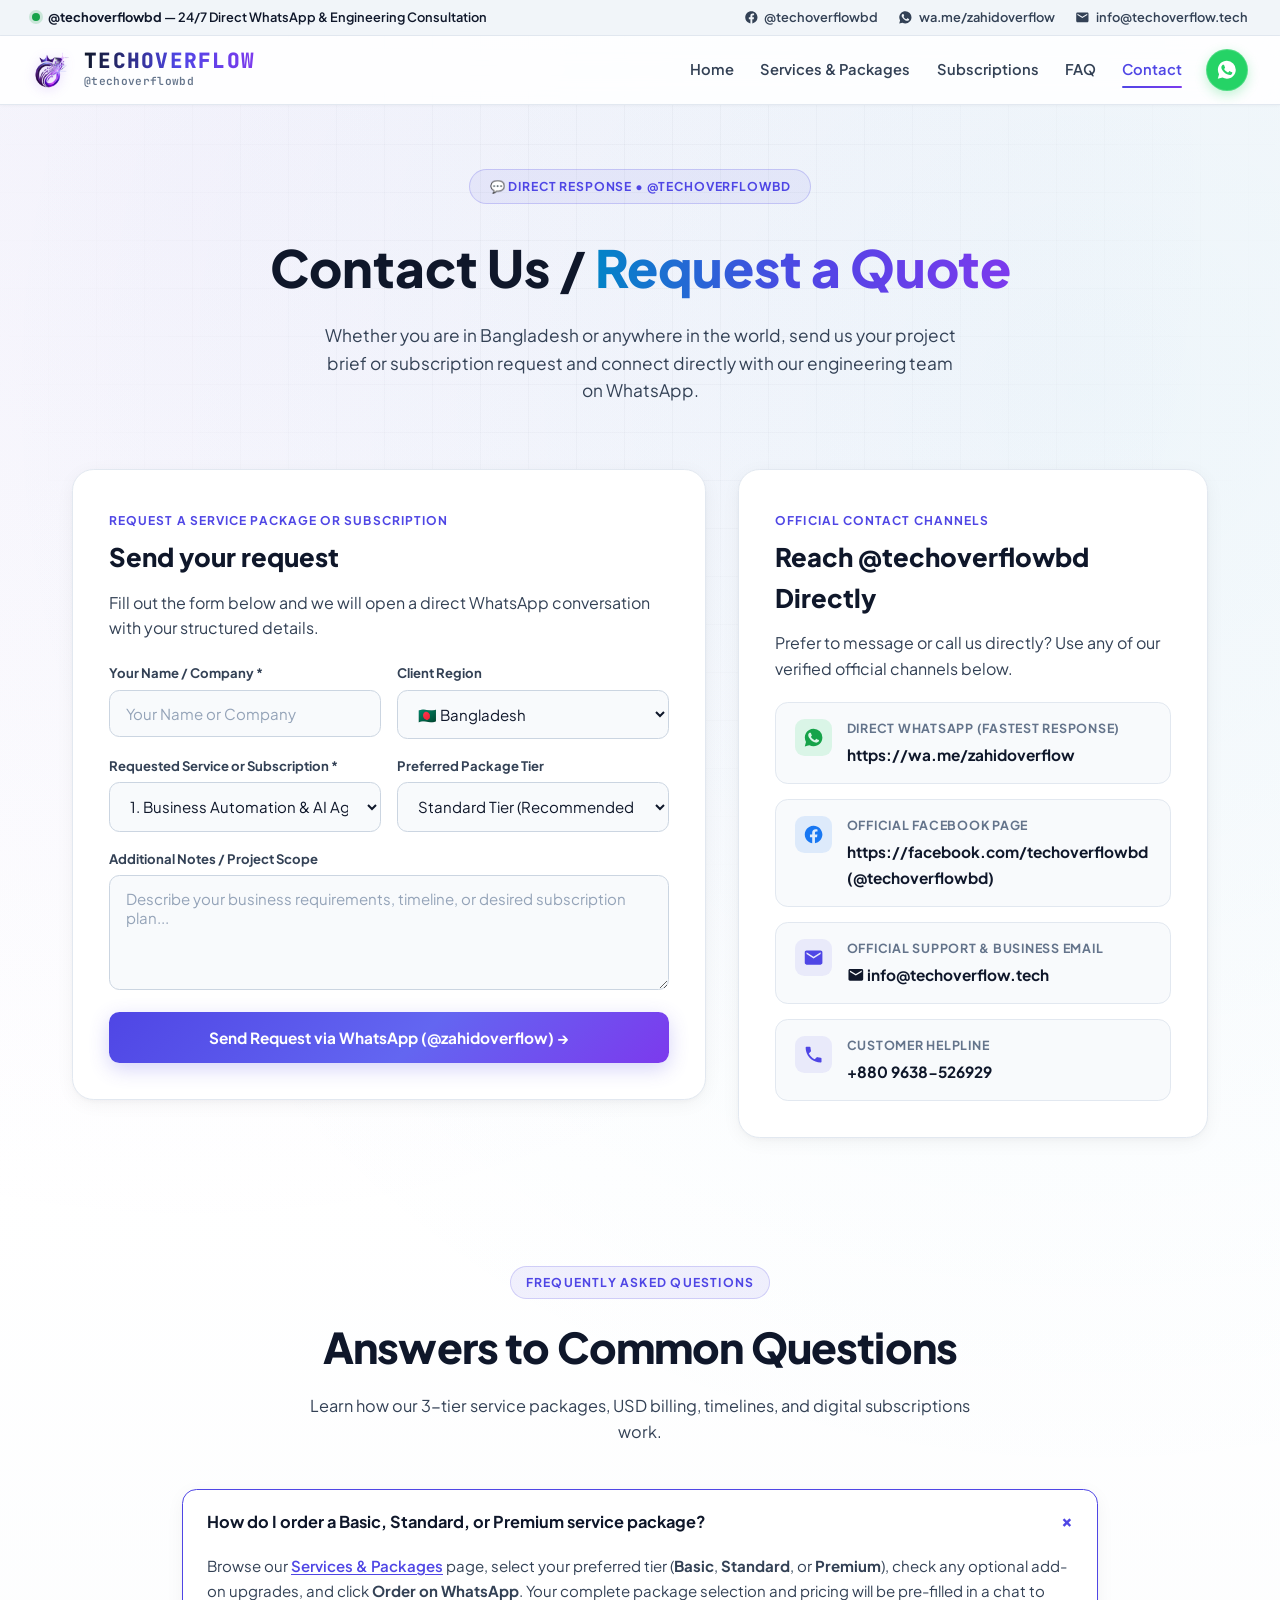
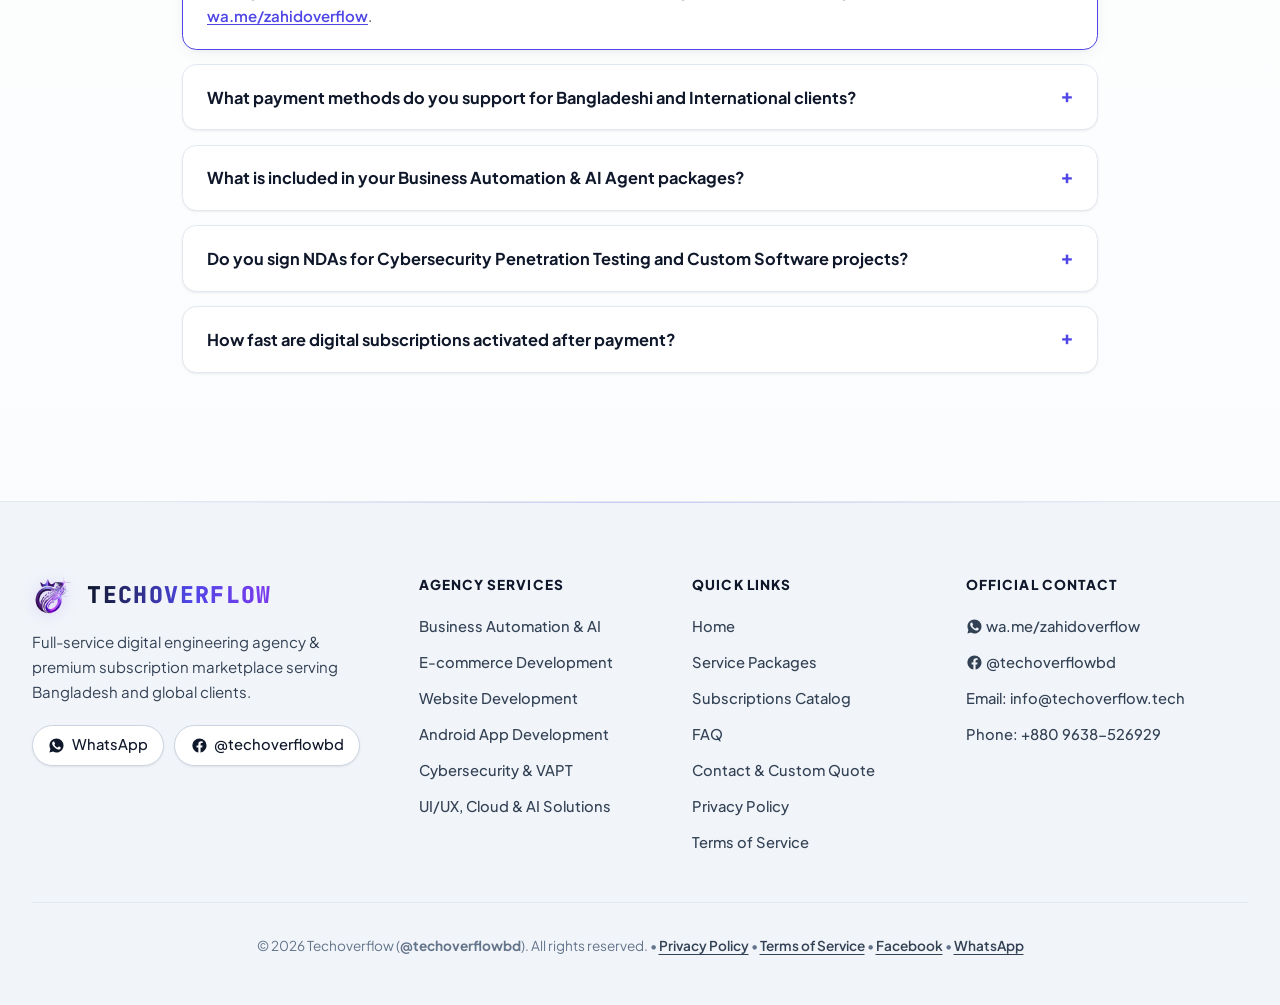
<file: contact/index.html>
<!DOCTYPE html>
<html lang="en">

<head>
    <meta charset="UTF-8">
    <meta name="viewport" content="width=device-width, initial-scale=1.0">
    <meta name="description" content="Contact Techoverflow (@techoverflowbd) — Request a service package quote, custom software build, cybersecurity audit, or digital subscription via WhatsApp.">
    <title>Contact &amp; FAQ — Techoverflow (@techoverflowbd)</title>
    <link rel="canonical" href="https://techoverflow.tech/contact">
    <meta property="og:title" content="Contact &amp; FAQ — Techoverflow (@techoverflowbd)">
    <meta property="og:description" content="Request agency service packages, custom software quotes, or digital subscriptions directly via WhatsApp (@zahidoverflow).">
    <meta property="og:type" content="website">
    <meta property="og:url" content="https://techoverflow.tech/contact">
    <meta property="og:image" content="https://techoverflow.tech/assets/images/og-cover.svg">
    <meta name="twitter:card" content="summary_large_image">
    <meta name="theme-color" content="#F8FAFC">
    <link rel="icon" type="image/svg+xml" href="/assets/icons/logo.svg">
    <link rel="icon" type="image/png" sizes="32x32" href="/assets/icons/favicon-32x32.png">
    <link rel="icon" type="image/png" sizes="16x16" href="/assets/icons/favicon-16x16.png">
    <link rel="shortcut icon" href="/assets/icons/favicon.ico">
    <link rel="apple-touch-icon" sizes="180x180" href="/assets/icons/apple-touch-icon.png">
    <link rel="manifest" href="/assets/icons/site.webmanifest">
    <link rel="stylesheet" href="/style.css?v=4.0">
</head>

<body>
    <!-- Top Identity & Quick Contact Bar -->
    <div class="top-bar">
        <div class="top-bar__inner">
            <div class="top-bar__badge">
                <span class="status-dot"></span>
                <span><strong>@techoverflowbd</strong> &mdash; 24/7 Direct WhatsApp &amp; Engineering Consultation</span>
            </div>
            <div class="top-bar__links">
                <a href="https://facebook.com/techoverflowbd" target="_blank" rel="noopener noreferrer"><svg class="icon-svg" viewBox="0 0 24 24" aria-hidden="true"><path d="M22 12c0-5.523-4.477-10-10-10S2 6.477 2 12c0 4.991 3.657 9.128 8.438 9.878v-6.987h-2.54V12h2.54V9.797c0-2.506 1.492-3.89 3.777-3.89 1.094 0 2.238.195 2.238.195v2.46h-1.26c-1.243 0-1.63.771-1.63 1.562V12h2.773l-.443 2.89h-2.33v6.988C18.343 21.128 22 16.991 22 12z"/></svg> <span>@techoverflowbd</span></a>
                <a href="https://wa.me/zahidoverflow" target="_blank" rel="noopener noreferrer"><svg class="icon-svg" viewBox="0 0 24 24" aria-hidden="true"><path d="M12.031 2c-5.516 0-9.969 4.453-9.969 9.969 0 1.758.459 3.474 1.332 4.988L2 22l5.182-1.359a9.927 9.927 0 0 0 4.849 1.266h.004c5.515 0 9.965-4.452 9.965-9.969A9.907 9.907 0 0 0 19.08 4.92 9.905 9.905 0 0 0 12.031 2zm5.822 14.262c-.246.693-1.425 1.326-1.988 1.41-.513.076-1.163.108-1.877-.119-.434-.138-.99-.322-1.703-.63-2.996-1.293-4.953-4.31-5.103-4.51-.149-.2-1.218-1.621-1.218-3.092 0-1.471.77-2.194 1.044-2.494.274-.3.598-.375.797-.375.199 0 .399.002.573.01.184.009.43-.07.673.514.249.599.847 2.07.921 2.22.075.15.125.324.025.524-.1.2-.15.324-.299.499-.15.175-.314.39-.449.524-.15.15-.305.312-.131.612.174.299.774 1.277 1.662 2.069 1.142 1.018 2.104 1.334 2.403 1.483.299.15.474.125.649-.075.174-.2.748-.873.947-1.172.2-.299.399-.25.673-.15.274.1 1.745.823 2.044.973.299.15.499.224.573.349.075.125.075.723-.171 1.416z"/></svg> <span>wa.me/zahidoverflow</span></a>
                <a href="mailto:info@techoverflow.tech"><svg class="icon-svg" viewBox="0 0 24 24" aria-hidden="true"><path d="M20 4H4c-1.1 0-1.99.9-1.99 2L2 18c0 1.1.9 2 2 2h16c1.1 0 2-.9 2-2V6c0-1.1-.9-2-2-2zm0 4-8 5-8-5V6l8 5 8-5v2z"/></svg> <span>info@techoverflow.tech</span></a>
            </div>
        </div>
    </div>

    <!-- Main Sticky Header -->
    <header class="site-header">
        <div class="header-inner">
            <a href="/" class="brand" aria-label="Techoverflow Home">
                <img src="/assets/images/logo.png" alt="Techoverflow Logo" class="brand-logo" width="40" height="40">
                <div class="brand-text">
                    <strong>Techoverflow</strong>
                    <span class="brand-handle">@techoverflowbd</span>
                </div>
            </a>

            <nav class="site-nav" aria-label="Primary">
                <a href="/">Home</a>
                <a href="/services">Services &amp; Packages</a>
                <a href="/products">Subscriptions</a>
                <a href="#faq">FAQ</a>
                <a href="/contact" class="active">Contact</a>
            </nav>

            <div class="header-actions">
                <a href="https://wa.me/zahidoverflow?text=Hi%20%40techoverflowbd!%20I%27d%20like%20to%20get%20in%20touch." target="_blank" rel="noopener noreferrer" class="btn-header" aria-label="Chat on WhatsApp" title="Chat on WhatsApp (@zahidoverflow)"><svg class="icon-svg" viewBox="0 0 24 24" aria-hidden="true"><path d="M12.031 2c-5.516 0-9.969 4.453-9.969 9.969 0 1.758.459 3.474 1.332 4.988L2 22l5.182-1.359a9.927 9.927 0 0 0 4.849 1.266h.004c5.515 0 9.965-4.452 9.965-9.969A9.907 9.907 0 0 0 19.08 4.92 9.905 9.905 0 0 0 12.031 2zm5.822 14.262c-.246.693-1.425 1.326-1.988 1.41-.513.076-1.163.108-1.877-.119-.434-.138-.99-.322-1.703-.63-2.996-1.293-4.953-4.31-5.103-4.51-.149-.2-1.218-1.621-1.218-3.092 0-1.471.77-2.194 1.044-2.494.274-.3.598-.375.797-.375.199 0 .399.002.573.01.184.009.43-.07.673.514.249.599.847 2.07.921 2.22.075.15.125.324.025.524-.1.2-.15.324-.299.499-.15.175-.314.39-.449.524-.15.15-.305.312-.131.612.174.299.774 1.277 1.662 2.069 1.142 1.018 2.104 1.334 2.403 1.483.299.15.474.125.649-.075.174-.2.748-.873.947-1.172.2-.299.399-.25.673-.15.274.1 1.745.823 2.044.973.299.15.499.224.573.349.075.125.075.723-.171 1.416z"/></svg></a>
                <button type="button" class="mobile-menu-toggle" aria-label="Toggle Menu" aria-expanded="false">☰</button>
            </div>
        </div>
    </header>

    <main>
        <section class="hero">
            <div class="hero-badge">
                <span>💬 DIRECT RESPONSE &bull; @TECHOVERFLOWBD</span>
            </div>
            <h1>Contact Us / <span class="text-gradient">Request a Quote</span></h1>
            <p class="hero-copy">Whether you are in Bangladesh or anywhere in the world, send us your project brief or subscription request and connect directly with our engineering team on WhatsApp.</p>
        </section>

        <section class="catalog">
            <article class="catalog-block request-block">
                <div class="catalog-heading compact">
                    <p class="eyebrow">Request a Service Package or Subscription</p>
                    <h2>Send your request</h2>
                </div>
                <p>Fill out the form below and we will open a direct WhatsApp conversation with your structured details.</p>
                <form id="request" class="request-form">
                    <div class="form-row">
                        <div class="form-group">
                            <label class="form-label" for="req-name">Your Name / Company *</label>
                            <input id="req-name" type="text" name="name" placeholder="Your Name or Company" aria-label="Your Name" required>
                        </div>
                        <div class="form-group">
                            <label class="form-label" for="req-market">Client Region</label>
                            <select id="req-market" name="market">
                                <option value="Bangladesh">🇧🇩 Bangladesh</option>
                                <option value="International / Global">🌐 International / Global</option>
                            </select>
                        </div>
                    </div>

                    <div class="form-row">
                        <div class="form-group">
                            <label class="form-label" for="req-service">Requested Service or Subscription *</label>
                            <select id="req-service" name="service" required>
                                <option value="Business Automation & AI Agents">1. Business Automation &amp; AI Agents</option>
                                <option value="E-commerce Development">2. E-commerce Development</option>
                                <option value="Website Development">3. Website Development</option>
                                <option value="Android App Development">4. Android App Development</option>
                                <option value="Cybersecurity Services (VAPT)">5. Cybersecurity Services (VAPT)</option>
                                <option value="UI/UX Design, Cloud & AI Solutions">6. UI/UX Design, Cloud &amp; AI Solutions</option>
                                <option value="Premium Digital Subscription">7. Premium Digital Subscription</option>
                                <option value="Custom Multi-Service Project">8. Custom Multi-Service Project</option>
                            </select>
                        </div>
                        <div class="form-group">
                            <label class="form-label" for="req-package">Preferred Package Tier</label>
                            <select id="req-package" name="package">
                                <option value="Standard Tier (Recommended)">Standard Tier (Recommended ★)</option>
                                <option value="Basic Tier (Starter)">Basic Tier (Starter)</option>
                                <option value="Premium Tier (Full Scale)">Premium Tier (Full Scale)</option>
                                <option value="Custom Scope / Not Sure">Custom Scope / Need Advice</option>
                            </select>
                        </div>
                    </div>

                    <div class="form-group">
                        <label class="form-label" for="req-notes">Additional Notes / Project Scope</label>
                        <textarea id="req-notes" name="notes" placeholder="Describe your business requirements, timeline, or desired subscription plan..." aria-label="Additional Notes"></textarea>
                    </div>

                    <button type="submit">Send Request via WhatsApp (@zahidoverflow) →</button>
                </form>
            </article>

            <article class="catalog-block">
                <div class="catalog-heading compact">
                    <p class="eyebrow">Official Contact Channels</p>
                    <h2>Reach @techoverflowbd Directly</h2>
                </div>
                <p>Prefer to message or call us directly? Use any of our verified official channels below.</p>
                <div class="contact-footer">
                    <div class="contact-channel-card">
                        <span class="channel-icon channel-icon--whatsapp"><svg class="icon-svg" viewBox="0 0 24 24" aria-hidden="true"><path d="M12.031 2c-5.516 0-9.969 4.453-9.969 9.969 0 1.758.459 3.474 1.332 4.988L2 22l5.182-1.359a9.927 9.927 0 0 0 4.849 1.266h.004c5.515 0 9.965-4.452 9.965-9.969A9.907 9.907 0 0 0 19.08 4.92 9.905 9.905 0 0 0 12.031 2zm5.822 14.262c-.246.693-1.425 1.326-1.988 1.41-.513.076-1.163.108-1.877-.119-.434-.138-.99-.322-1.703-.63-2.996-1.293-4.953-4.31-5.103-4.51-.149-.2-1.218-1.621-1.218-3.092 0-1.471.77-2.194 1.044-2.494.274-.3.598-.375.797-.375.199 0 .399.002.573.01.184.009.43-.07.673.514.249.599.847 2.07.921 2.22.075.15.125.324.025.524-.1.2-.15.324-.299.499-.15.175-.314.39-.449.524-.15.15-.305.312-.131.612.174.299.774 1.277 1.662 2.069 1.142 1.018 2.104 1.334 2.403 1.483.299.15.474.125.649-.075.174-.2.748-.873.947-1.172.2-.299.399-.25.673-.15.274.1 1.745.823 2.044.973.299.15.499.224.573.349.075.125.075.723-.171 1.416z"/></svg></span>
                        <div class="channel-details">
                            <strong>Direct WhatsApp (Fastest Response)</strong>
                            <a href="https://wa.me/zahidoverflow" target="_blank" rel="noopener noreferrer">https://wa.me/zahidoverflow</a>
                        </div>
                    </div>
                    <div class="contact-channel-card">
                        <span class="channel-icon channel-icon--facebook"><svg class="icon-svg" viewBox="0 0 24 24" aria-hidden="true"><path d="M22 12c0-5.523-4.477-10-10-10S2 6.477 2 12c0 4.991 3.657 9.128 8.438 9.878v-6.987h-2.54V12h2.54V9.797c0-2.506 1.492-3.89 3.777-3.89 1.094 0 2.238.195 2.238.195v2.46h-1.26c-1.243 0-1.63.771-1.63 1.562V12h2.773l-.443 2.89h-2.33v6.988C18.343 21.128 22 16.991 22 12z"/></svg></span>
                        <div class="channel-details">
                            <strong>Official Facebook Page</strong>
                            <a href="https://facebook.com/techoverflowbd" target="_blank" rel="noopener noreferrer">https://facebook.com/techoverflowbd (@techoverflowbd)</a>
                        </div>
                    </div>
                    <div class="contact-channel-card">
                        <span class="channel-icon"><svg class="icon-svg" viewBox="0 0 24 24" aria-hidden="true"><path d="M20 4H4c-1.1 0-1.99.9-1.99 2L2 18c0 1.1.9 2 2 2h16c1.1 0 2-.9 2-2V6c0-1.1-.9-2-2-2zm0 4-8 5-8-5V6l8 5 8-5v2z"/></svg></span>
                        <div class="channel-details">
                            <strong>Official Support &amp; Business Email</strong>
                            <a href="mailto:info@techoverflow.tech"><svg class="icon-svg" viewBox="0 0 24 24" aria-hidden="true"><path d="M20 4H4c-1.1 0-1.99.9-1.99 2L2 18c0 1.1.9 2 2 2h16c1.1 0 2-.9 2-2V6c0-1.1-.9-2-2-2zm0 4-8 5-8-5V6l8 5 8-5v2z"/></svg> <span>info@techoverflow.tech</span></a>
                        </div>
                    </div>
                    <div class="contact-channel-card">
                        <span class="channel-icon"><svg class="icon-svg" viewBox="0 0 24 24" aria-hidden="true"><path d="M6.62 10.79c1.44 2.83 3.76 5.14 6.59 6.59l2.2-2.2c.27-.27.67-.36 1.02-.24 1.12.37 2.33.57 3.57.57.55 0 1 .45 1 1V20c0 .55-.45 1-1 1-9.39 0-17-7.61-17-17 0-.55.45-1 1-1h3.5c.55 0 1 .45 1 1 0 1.25.2 2.45.57 3.57.11.35.03.74-.25 1.02l-2.2 2.2z"/></svg></span>
                        <div class="channel-details">
                            <strong>Customer Helpline</strong>
                            <a href="tel:+8809638526929">+880 9638-526929</a>
                        </div>
                    </div>
                </div>
            </article>
        </section>

        <!-- Comprehensive FAQ Section -->
        <section id="faq" class="faq-section">
            <div class="section-header">
                <span class="section-eyebrow">Frequently Asked Questions</span>
                <h2>Answers to Common Questions</h2>
                <p>Learn how our 3-tier service packages, USD billing, timelines, and digital subscriptions work.</p>
            </div>
            <div class="faq-list">
                <div class="faq-item open">
                    <button type="button" class="faq-question" aria-expanded="true">
                        <span>How do I order a Basic, Standard, or Premium service package?</span>
                        <span class="faq-icon">+</span>
                    </button>
                    <div class="faq-answer">
                        Browse our <a href="/services">Services &amp; Packages</a> page, select your preferred tier (<strong>Basic</strong>, <strong>Standard</strong>, or <strong>Premium</strong>), check any optional add-on upgrades, and click <strong>Order on WhatsApp</strong>. Your complete package selection and pricing will be pre-filled in a chat to <a href="https://wa.me/zahidoverflow" target="_blank" rel="noopener noreferrer">wa.me/zahidoverflow</a>.
                    </div>
                </div>

                <div class="faq-item">
                    <button type="button" class="faq-question" aria-expanded="false">
                        <span>What payment methods do you support for Bangladeshi and International clients?</span>
                        <span class="faq-icon">+</span>
                    </button>
                    <div class="faq-answer">
                        <strong>Bangladesh:</strong> bKash, Nagad, Rocket, and local bank transfers (City Bank, BRAC Bank, DBBL, BEFTN/NPSB).<br>
                        <strong>International:</strong> Wise, Payoneer, International Wire Transfer, Debit/Credit Card payment links, and USDT/USDC.
                    </div>
                </div>

                <div class="faq-item">
                    <button type="button" class="faq-question" aria-expanded="false">
                        <span>What is included in your Business Automation &amp; AI Agent packages?</span>
                        <span class="faq-icon">+</span>
                    </button>
                    <div class="faq-answer">
                        Our automation packages automate customer replies, comment-to-inbox DMs, lead capture, and order taking across <strong>Facebook Messenger</strong>, <strong>Instagram</strong>, and <strong>WhatsApp</strong>. Standard and Premium tiers include custom AI agents trained on your catalog (supporting Bangla, Banglish, and English) connected to Google Sheets and your CRM via n8n/Make.
                    </div>
                </div>

                <div class="faq-item">
                    <button type="button" class="faq-question" aria-expanded="false">
                        <span>Do you sign NDAs for Cybersecurity Penetration Testing and Custom Software projects?</span>
                        <span class="faq-icon">+</span>
                    </button>
                    <div class="faq-answer">
                        Yes. We routinely sign mutual Non-Disclosure Agreements (NDAs) and Rules of Engagement (RoE) authorizations before starting any security audit, VAPT engagement, or proprietary software development project.
                    </div>
                </div>

                <div class="faq-item">
                    <button type="button" class="faq-question" aria-expanded="false">
                        <span>How fast are digital subscriptions activated after payment?</span>
                        <span class="faq-icon">+</span>
                    </button>
                    <div class="faq-answer">
                        Subscriptions from our <a href="/products">Subscriptions Catalog</a> are typically activated and delivered within 5 to 30 minutes via WhatsApp or email once payment is confirmed. All subscriptions include full warranty support for the duration of your plan.
                    </div>
                </div>
            </div>
        </section>
    </main>

    <!-- Site Footer -->
    <footer class="site-footer">
        <div class="footer-content">
            <div class="footer-section">
                <div class="footer-brand">
                    <a href="/" class="footer-brand-header" aria-label="Techoverflow Home">
                        <img src="/assets/images/logo.png" alt="Techoverflow Logo" class="footer-brand-logo" width="44" height="44">
                        <strong>Techoverflow</strong>
                    </a>
                    <p>Full-service digital engineering agency &amp; premium subscription marketplace serving Bangladesh and global clients.</p>
                    <div class="social-pills">
                        <a href="https://wa.me/zahidoverflow" target="_blank" rel="noopener noreferrer" class="social-pill"><svg class="icon-svg" viewBox="0 0 24 24" aria-hidden="true"><path d="M12.031 2c-5.516 0-9.969 4.453-9.969 9.969 0 1.758.459 3.474 1.332 4.988L2 22l5.182-1.359a9.927 9.927 0 0 0 4.849 1.266h.004c5.515 0 9.965-4.452 9.965-9.969A9.907 9.907 0 0 0 19.08 4.92 9.905 9.905 0 0 0 12.031 2zm5.822 14.262c-.246.693-1.425 1.326-1.988 1.41-.513.076-1.163.108-1.877-.119-.434-.138-.99-.322-1.703-.63-2.996-1.293-4.953-4.31-5.103-4.51-.149-.2-1.218-1.621-1.218-3.092 0-1.471.77-2.194 1.044-2.494.274-.3.598-.375.797-.375.199 0 .399.002.573.01.184.009.43-.07.673.514.249.599.847 2.07.921 2.22.075.15.125.324.025.524-.1.2-.15.324-.299.499-.15.175-.314.39-.449.524-.15.15-.305.312-.131.612.174.299.774 1.277 1.662 2.069 1.142 1.018 2.104 1.334 2.403 1.483.299.15.474.125.649-.075.174-.2.748-.873.947-1.172.2-.299.399-.25.673-.15.274.1 1.745.823 2.044.973.299.15.499.224.573.349.075.125.075.723-.171 1.416z"/></svg> <span>WhatsApp</span></a>
                        <a href="https://facebook.com/techoverflowbd" target="_blank" rel="noopener noreferrer" class="social-pill"><svg class="icon-svg" viewBox="0 0 24 24" aria-hidden="true"><path d="M22 12c0-5.523-4.477-10-10-10S2 6.477 2 12c0 4.991 3.657 9.128 8.438 9.878v-6.987h-2.54V12h2.54V9.797c0-2.506 1.492-3.89 3.777-3.89 1.094 0 2.238.195 2.238.195v2.46h-1.26c-1.243 0-1.63.771-1.63 1.562V12h2.773l-.443 2.89h-2.33v6.988C18.343 21.128 22 16.991 22 12z"/></svg> <span>@techoverflowbd</span></a>
                    </div>
                </div>
            </div>

            <div class="footer-section">
                <h4>Agency Services</h4>
                <ul>
                    <li><a href="/services#service-automation">Business Automation &amp; AI</a></li>
                    <li><a href="/services#service-ecommerce">E-commerce Development</a></li>
                    <li><a href="/services#service-webdev">Website Development</a></li>
                    <li><a href="/services#service-android">Android App Development</a></li>
                    <li><a href="/services#service-cybersecurity">Cybersecurity &amp; VAPT</a></li>
                    <li><a href="/services#service-solutions">UI/UX, Cloud &amp; AI Solutions</a></li>
                </ul>
            </div>

            <div class="footer-section">
                <h4>Quick Links</h4>
                <ul>
                    <li><a href="/">Home</a></li>
                    <li><a href="/services">Service Packages</a></li>
                    <li><a href="/products">Subscriptions Catalog</a></li>
                    <li><a href="/contact#faq">FAQ</a></li>
                    <li><a href="/contact">Contact &amp; Custom Quote</a></li>
                    <li><a href="/privacy">Privacy Policy</a></li>
                    <li><a href="/terms">Terms of Service</a></li>
                </ul>
            </div>

            <div class="footer-section">
                <h4>Official Contact</h4>
                <ul>
                    <li><a href="https://wa.me/zahidoverflow" target="_blank" rel="noopener noreferrer"><svg class="icon-svg" viewBox="0 0 24 24" aria-hidden="true"><path d="M12.031 2c-5.516 0-9.969 4.453-9.969 9.969 0 1.758.459 3.474 1.332 4.988L2 22l5.182-1.359a9.927 9.927 0 0 0 4.849 1.266h.004c5.515 0 9.965-4.452 9.965-9.969A9.907 9.907 0 0 0 19.08 4.92 9.905 9.905 0 0 0 12.031 2zm5.822 14.262c-.246.693-1.425 1.326-1.988 1.41-.513.076-1.163.108-1.877-.119-.434-.138-.99-.322-1.703-.63-2.996-1.293-4.953-4.31-5.103-4.51-.149-.2-1.218-1.621-1.218-3.092 0-1.471.77-2.194 1.044-2.494.274-.3.598-.375.797-.375.199 0 .399.002.573.01.184.009.43-.07.673.514.249.599.847 2.07.921 2.22.075.15.125.324.025.524-.1.2-.15.324-.299.499-.15.175-.314.39-.449.524-.15.15-.305.312-.131.612.174.299.774 1.277 1.662 2.069 1.142 1.018 2.104 1.334 2.403 1.483.299.15.474.125.649-.075.174-.2.748-.873.947-1.172.2-.299.399-.25.673-.15.274.1 1.745.823 2.044.973.299.15.499.224.573.349.075.125.075.723-.171 1.416z"/></svg> <span>wa.me/zahidoverflow</span></a></li>
                    <li><a href="https://facebook.com/techoverflowbd" target="_blank" rel="noopener noreferrer"><svg class="icon-svg" viewBox="0 0 24 24" aria-hidden="true"><path d="M22 12c0-5.523-4.477-10-10-10S2 6.477 2 12c0 4.991 3.657 9.128 8.438 9.878v-6.987h-2.54V12h2.54V9.797c0-2.506 1.492-3.89 3.777-3.89 1.094 0 2.238.195 2.238.195v2.46h-1.26c-1.243 0-1.63.771-1.63 1.562V12h2.773l-.443 2.89h-2.33v6.988C18.343 21.128 22 16.991 22 12z"/></svg> <span>@techoverflowbd</span></a></li>
                    <li><a href="mailto:info@techoverflow.tech">Email: info@techoverflow.tech</a></li>
                    <li><a href="tel:+8809638526929">Phone: +880 9638-526929</a></li>
                </ul>
            </div>
        </div>

        <div class="footer-bottom">
            <p>&copy; 2026 Techoverflow (<strong>@techoverflowbd</strong>). All rights reserved. &bull; <a href="/privacy">Privacy Policy</a> &bull; <a href="/terms">Terms of Service</a> &bull; <a href="https://facebook.com/techoverflowbd" target="_blank" rel="noopener noreferrer">Facebook</a> &bull; <a href="https://wa.me/zahidoverflow" target="_blank" rel="noopener noreferrer">WhatsApp</a></p>
        </div>
    </footer>

    <!-- Mobile Sticky Bottom Bar -->
    <nav class="mobile-nav" aria-label="Mobile quick actions">
        <a class="mobile-nav__item" href="/">Home</a>
        <a class="mobile-nav__item" href="/services">Services</a>
        <a class="mobile-nav__item" href="/products">Products</a>
        <a class="mobile-nav__item mobile-nav__item--accent" href="https://wa.me/zahidoverflow" target="_blank" rel="noopener noreferrer"><svg class="icon-svg" viewBox="0 0 24 24" aria-hidden="true"><path d="M12.031 2c-5.516 0-9.969 4.453-9.969 9.969 0 1.758.459 3.474 1.332 4.988L2 22l5.182-1.359a9.927 9.927 0 0 0 4.849 1.266h.004c5.515 0 9.965-4.452 9.965-9.969A9.907 9.907 0 0 0 19.08 4.92 9.905 9.905 0 0 0 12.031 2zm5.822 14.262c-.246.693-1.425 1.326-1.988 1.41-.513.076-1.163.108-1.877-.119-.434-.138-.99-.322-1.703-.63-2.996-1.293-4.953-4.31-5.103-4.51-.149-.2-1.218-1.621-1.218-3.092 0-1.471.77-2.194 1.044-2.494.274-.3.598-.375.797-.375.199 0 .399.002.573.01.184.009.43-.07.673.514.249.599.847 2.07.921 2.22.075.15.125.324.025.524-.1.2-.15.324-.299.499-.15.175-.314.39-.449.524-.15.15-.305.312-.131.612.174.299.774 1.277 1.662 2.069 1.142 1.018 2.104 1.334 2.403 1.483.299.15.474.125.649-.075.174-.2.748-.873.947-1.172.2-.299.399-.25.673-.15.274.1 1.745.823 2.044.973.299.15.499.224.573.349.075.125.075.723-.171 1.416z"/></svg> <span>WhatsApp</span></a>
    </nav>

    <script src="/script.js?v=4.0" defer></script>
</body>

</html>
</file>
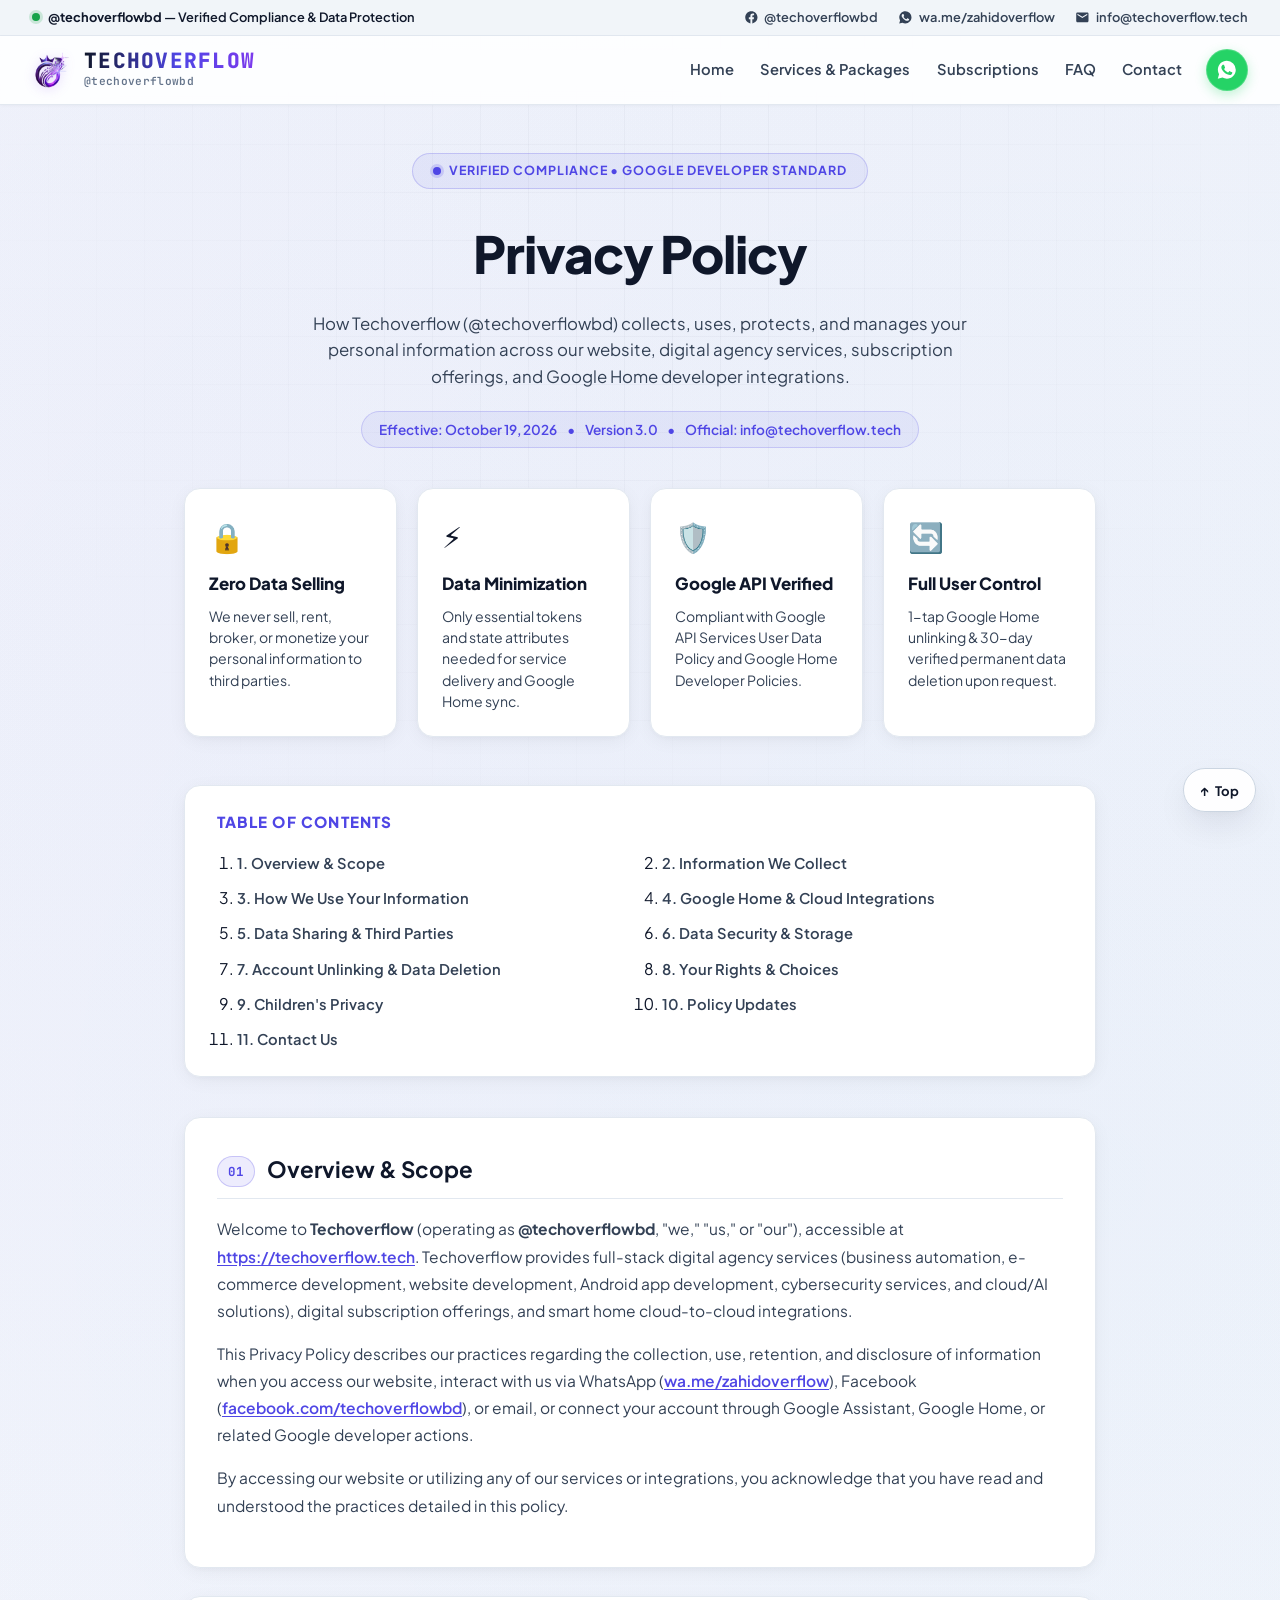
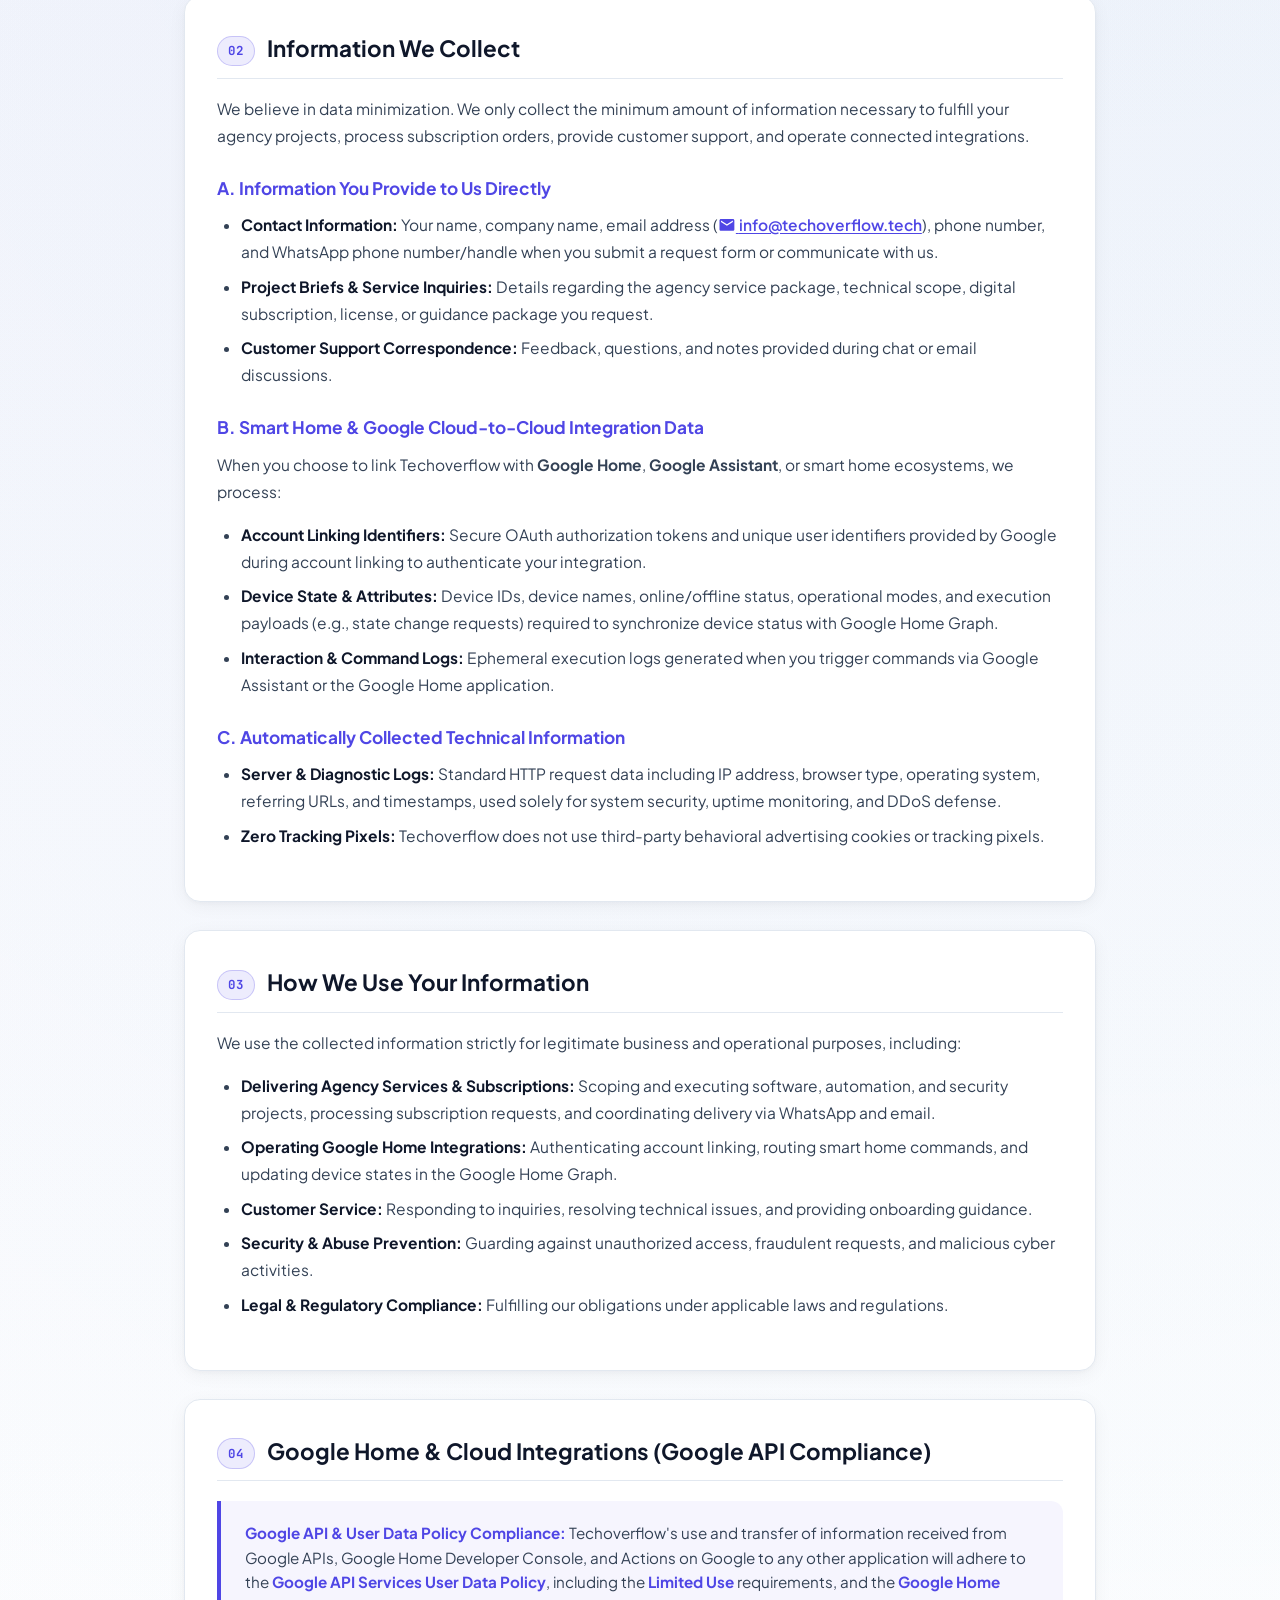
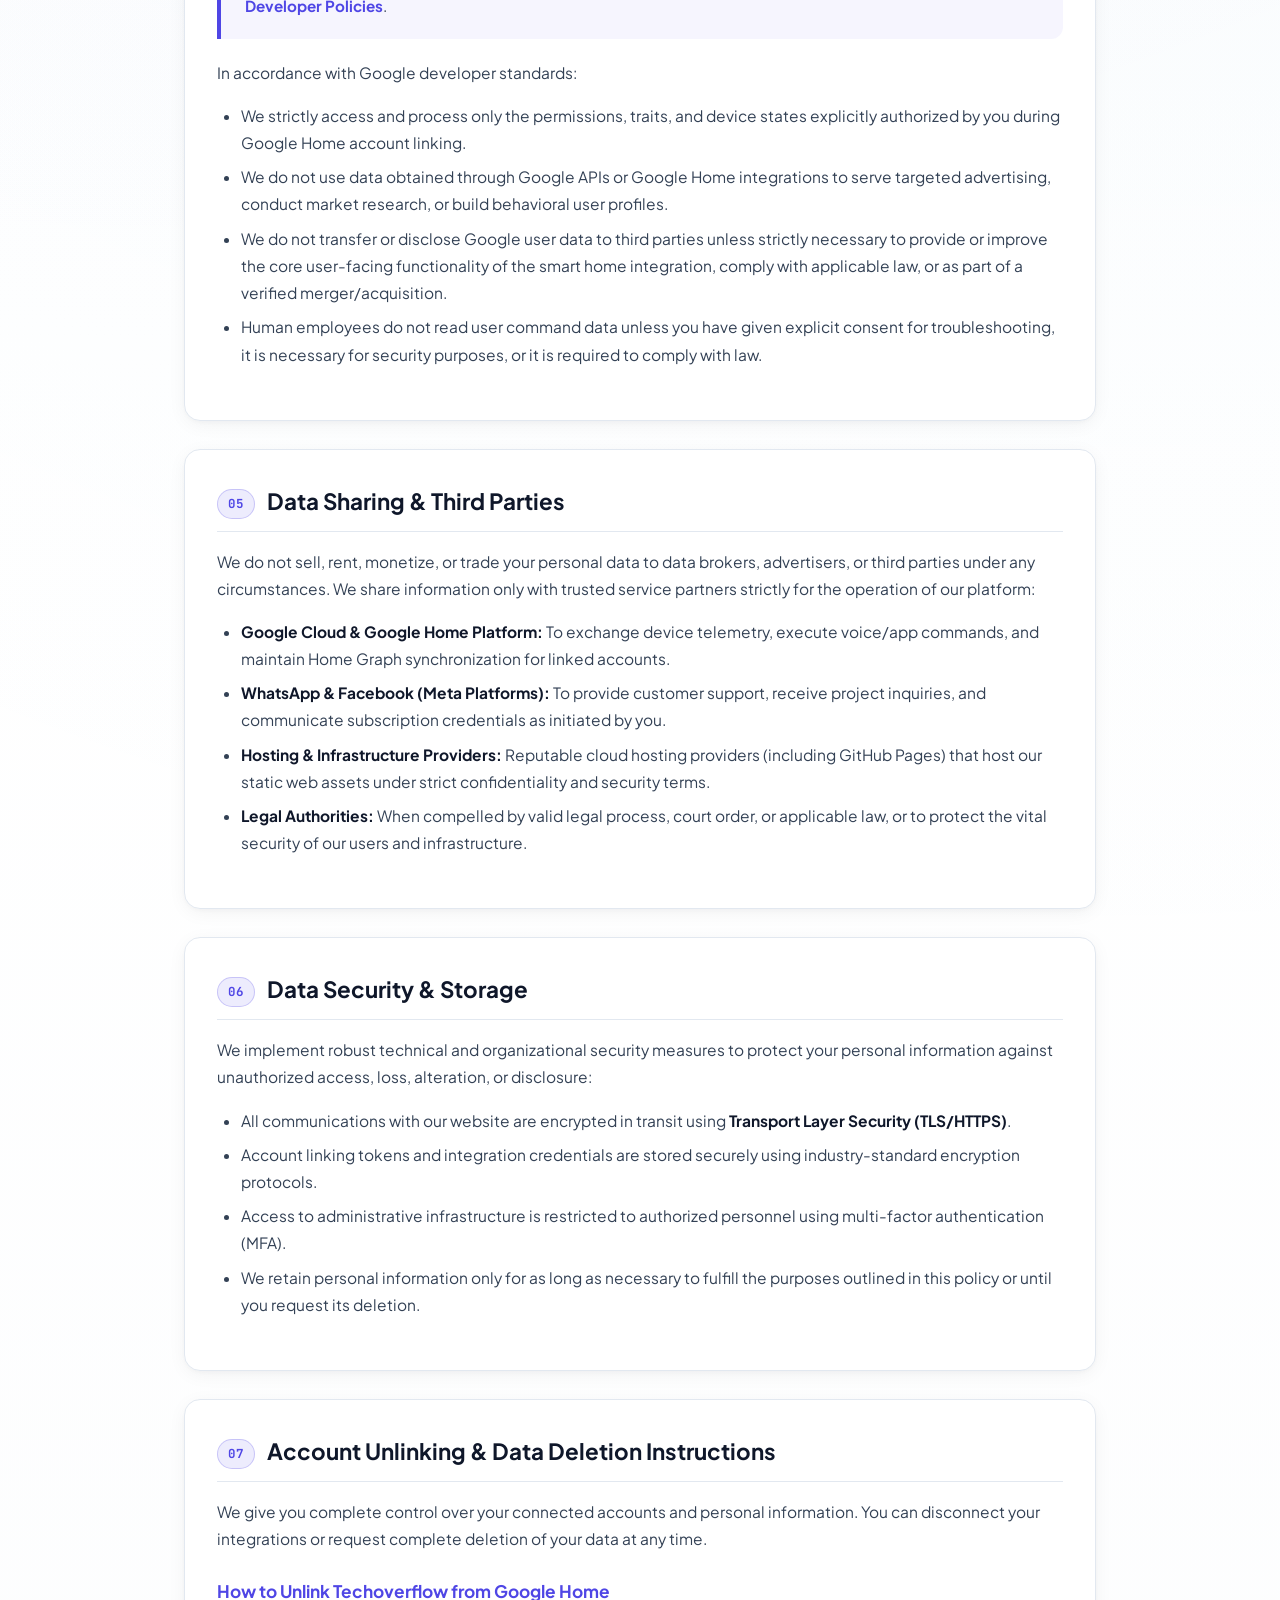
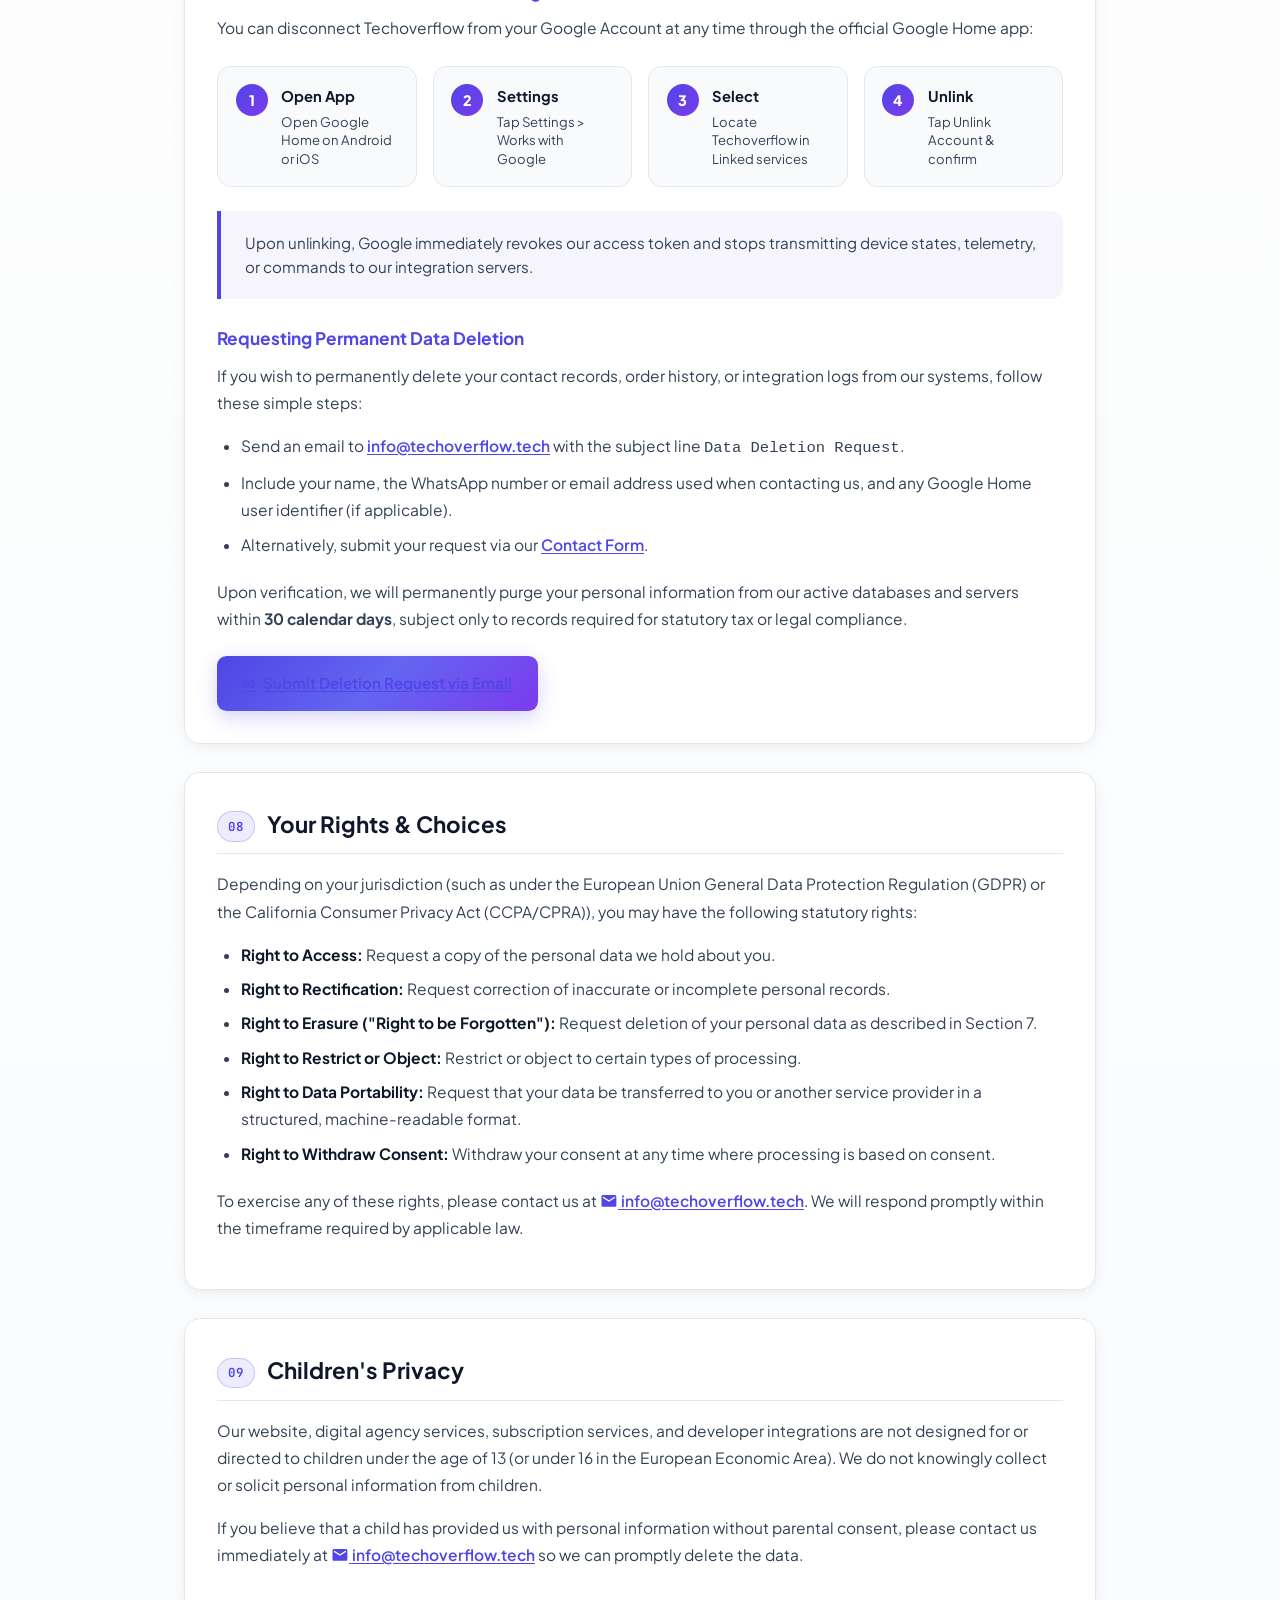
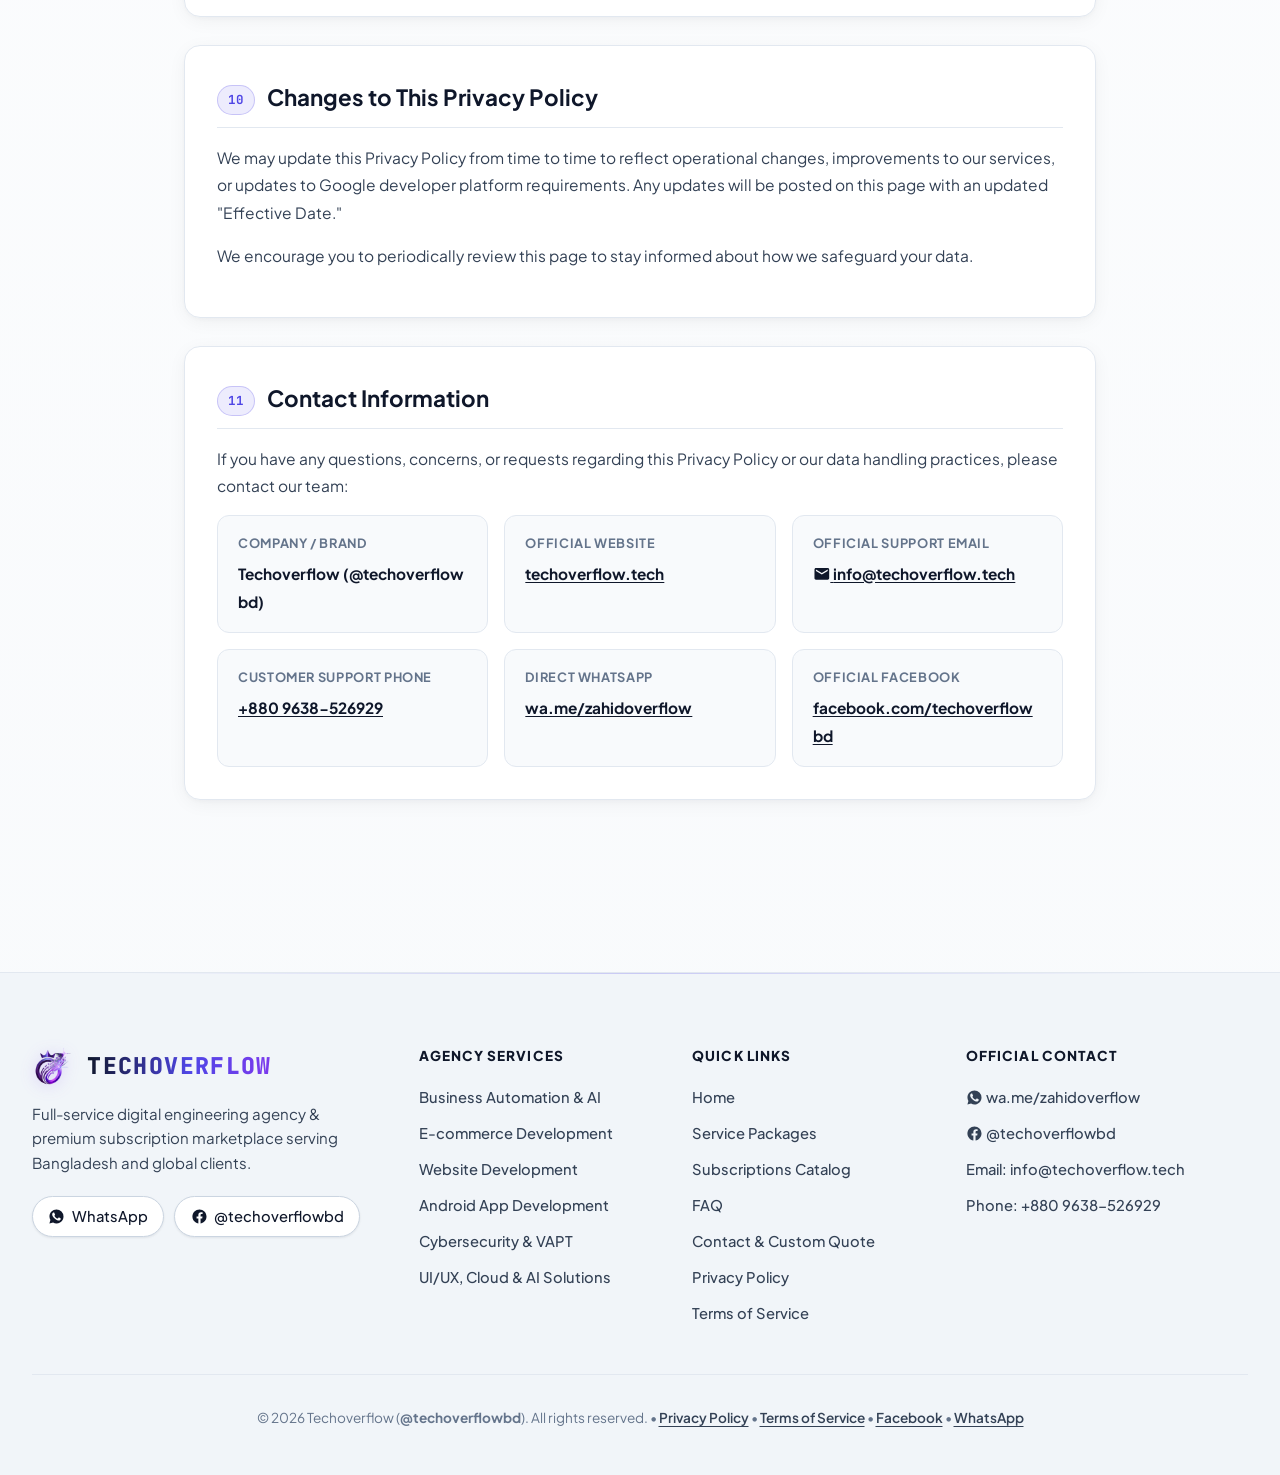
<file: privacy/index.html>
<!DOCTYPE html>
<html lang="en">

<head>
    <meta charset="UTF-8">
    <meta name="viewport" content="width=device-width, initial-scale=1.0">
    <meta name="description" content="Techoverflow (@techoverflowbd) Privacy Policy — Learn how we collect, use, protect, and handle your data across our website, digital agency services, subscriptions, and Google Home integrations.">
    <title>Privacy Policy — Techoverflow (@techoverflowbd)</title>
    <link rel="canonical" href="https://techoverflow.tech/privacy">
    <meta property="og:title" content="Privacy Policy — Techoverflow (@techoverflowbd)">
    <meta property="og:description" content="Learn how Techoverflow protects your data and user privacy across our website, agency services, subscriptions, and Google Home integrations.">
    <meta property="og:type" content="website">
    <meta property="og:url" content="https://techoverflow.tech/privacy">
    <meta property="og:image" content="https://techoverflow.tech/assets/images/og-cover.svg">
    <meta name="twitter:card" content="summary_large_image">
    <meta name="theme-color" content="#F8FAFC">
    <link rel="icon" type="image/svg+xml" href="/assets/icons/logo.svg">
    <link rel="icon" type="image/png" sizes="32x32" href="/assets/icons/favicon-32x32.png">
    <link rel="icon" type="image/png" sizes="16x16" href="/assets/icons/favicon-16x16.png">
    <link rel="shortcut icon" href="/assets/icons/favicon.ico">
    <link rel="apple-touch-icon" sizes="180x180" href="/assets/icons/apple-touch-icon.png">
    <link rel="manifest" href="/assets/icons/site.webmanifest">
    <link rel="stylesheet" href="/style.css?v=4.0">
</head>

<body id="top">
    <!-- Top Identity & Quick Contact Bar -->
    <div class="top-bar">
        <div class="top-bar__inner">
            <div class="top-bar__badge">
                <span class="status-dot"></span>
                <span><strong>@techoverflowbd</strong> &mdash; Verified Compliance &amp; Data Protection</span>
            </div>
            <div class="top-bar__links">
                <a href="https://facebook.com/techoverflowbd" target="_blank" rel="noopener noreferrer"><svg class="icon-svg" viewBox="0 0 24 24" aria-hidden="true"><path d="M22 12c0-5.523-4.477-10-10-10S2 6.477 2 12c0 4.991 3.657 9.128 8.438 9.878v-6.987h-2.54V12h2.54V9.797c0-2.506 1.492-3.89 3.777-3.89 1.094 0 2.238.195 2.238.195v2.46h-1.26c-1.243 0-1.63.771-1.63 1.562V12h2.773l-.443 2.89h-2.33v6.988C18.343 21.128 22 16.991 22 12z"/></svg> <span>@techoverflowbd</span></a>
                <a href="https://wa.me/zahidoverflow" target="_blank" rel="noopener noreferrer"><svg class="icon-svg" viewBox="0 0 24 24" aria-hidden="true"><path d="M12.031 2c-5.516 0-9.969 4.453-9.969 9.969 0 1.758.459 3.474 1.332 4.988L2 22l5.182-1.359a9.927 9.927 0 0 0 4.849 1.266h.004c5.515 0 9.965-4.452 9.965-9.969A9.907 9.907 0 0 0 19.08 4.92 9.905 9.905 0 0 0 12.031 2zm5.822 14.262c-.246.693-1.425 1.326-1.988 1.41-.513.076-1.163.108-1.877-.119-.434-.138-.99-.322-1.703-.63-2.996-1.293-4.953-4.31-5.103-4.51-.149-.2-1.218-1.621-1.218-3.092 0-1.471.77-2.194 1.044-2.494.274-.3.598-.375.797-.375.199 0 .399.002.573.01.184.009.43-.07.673.514.249.599.847 2.07.921 2.22.075.15.125.324.025.524-.1.2-.15.324-.299.499-.15.175-.314.39-.449.524-.15.15-.305.312-.131.612.174.299.774 1.277 1.662 2.069 1.142 1.018 2.104 1.334 2.403 1.483.299.15.474.125.649-.075.174-.2.748-.873.947-1.172.2-.299.399-.25.673-.15.274.1 1.745.823 2.044.973.299.15.499.224.573.349.075.125.075.723-.171 1.416z"/></svg> <span>wa.me/zahidoverflow</span></a>
                <a href="mailto:info@techoverflow.tech"><svg class="icon-svg" viewBox="0 0 24 24" aria-hidden="true"><path d="M20 4H4c-1.1 0-1.99.9-1.99 2L2 18c0 1.1.9 2 2 2h16c1.1 0 2-.9 2-2V6c0-1.1-.9-2-2-2zm0 4-8 5-8-5V6l8 5 8-5v2z"/></svg> <span>info@techoverflow.tech</span></a>
            </div>
        </div>
    </div>

    <!-- Main Sticky Header -->
    <header class="site-header">
        <div class="header-inner">
            <a href="/" class="brand" aria-label="Techoverflow Home">
                <img src="/assets/images/logo.png" alt="Techoverflow Logo" class="brand-logo" width="40" height="40">
                <div class="brand-text">
                    <strong>Techoverflow</strong>
                    <span class="brand-handle">@techoverflowbd</span>
                </div>
            </a>

            <nav class="site-nav" aria-label="Primary">
                <a href="/">Home</a>
                <a href="/services">Services &amp; Packages</a>
                <a href="/products">Subscriptions</a>
                <a href="/contact#faq">FAQ</a>
                <a href="/contact">Contact</a>
            </nav>

            <div class="header-actions">
                <a href="https://wa.me/zahidoverflow?text=Hi%20%40techoverflowbd!%20I%20have%20a%20question%20regarding%20Techoverflow." target="_blank" rel="noopener noreferrer" class="btn-header" aria-label="Chat on WhatsApp" title="Chat on WhatsApp (@zahidoverflow)"><svg class="icon-svg" viewBox="0 0 24 24" aria-hidden="true"><path d="M12.031 2c-5.516 0-9.969 4.453-9.969 9.969 0 1.758.459 3.474 1.332 4.988L2 22l5.182-1.359a9.927 9.927 0 0 0 4.849 1.266h.004c5.515 0 9.965-4.452 9.965-9.969A9.907 9.907 0 0 0 19.08 4.92 9.905 9.905 0 0 0 12.031 2zm5.822 14.262c-.246.693-1.425 1.326-1.988 1.41-.513.076-1.163.108-1.877-.119-.434-.138-.99-.322-1.703-.63-2.996-1.293-4.953-4.31-5.103-4.51-.149-.2-1.218-1.621-1.218-3.092 0-1.471.77-2.194 1.044-2.494.274-.3.598-.375.797-.375.199 0 .399.002.573.01.184.009.43-.07.673.514.249.599.847 2.07.921 2.22.075.15.125.324.025.524-.1.2-.15.324-.299.499-.15.175-.314.39-.449.524-.15.15-.305.312-.131.612.174.299.774 1.277 1.662 2.069 1.142 1.018 2.104 1.334 2.403 1.483.299.15.474.125.649-.075.174-.2.748-.873.947-1.172.2-.299.399-.25.673-.15.274.1 1.745.823 2.044.973.299.15.499.224.573.349.075.125.075.723-.171 1.416z"/></svg></a>
                <button type="button" class="mobile-menu-toggle" aria-label="Toggle Menu" aria-expanded="false">☰</button>
            </div>
        </div>
    </header>

    <main>
        <div class="legal-section">
            <header class="legal-header">
                <div class="legal-badge">
                    <span class="badge-dot"></span>
                    <span>Verified Compliance &bull; Google Developer Standard</span>
                </div>
                <h1>Privacy Policy</h1>
                <p>How Techoverflow (@techoverflowbd) collects, uses, protects, and manages your personal information across our website, digital agency services, subscription offerings, and Google Home developer integrations.</p>
                <div class="legal-meta">
                    <span>Effective: October 19, 2026</span>
                    <span>&bull;</span>
                    <span>Version 3.0</span>
                    <span>&bull;</span>
                    <span>Official: info@techoverflow.tech</span>
                </div>
            </header>

            <!-- Executive Summary / Highlights -->
            <section class="privacy-highlights" aria-label="Privacy at a Glance">
                <div class="highlight-card">
                    <div class="highlight-icon">🔒</div>
                    <h3>Zero Data Selling</h3>
                    <p>We never sell, rent, broker, or monetize your personal information to third parties.</p>
                </div>
                <div class="highlight-card">
                    <div class="highlight-icon">⚡</div>
                    <h3>Data Minimization</h3>
                    <p>Only essential tokens and state attributes needed for service delivery and Google Home sync.</p>
                </div>
                <div class="highlight-card">
                    <div class="highlight-icon">🛡️</div>
                    <h3>Google API Verified</h3>
                    <p>Compliant with Google API Services User Data Policy and Google Home Developer Policies.</p>
                </div>
                <div class="highlight-card">
                    <div class="highlight-icon">🔄</div>
                    <h3>Full User Control</h3>
                    <p>1-tap Google Home unlinking &amp; 30-day verified permanent data deletion upon request.</p>
                </div>
            </section>

            <!-- Interactive Quick Navigation -->
            <nav class="legal-toc" aria-label="Table of contents">
                <h2>Table of Contents</h2>
                <ol>
                    <li><a href="#section-1">1. Overview &amp; Scope</a></li>
                    <li><a href="#section-2">2. Information We Collect</a></li>
                    <li><a href="#section-3">3. How We Use Your Information</a></li>
                    <li><a href="#section-4">4. Google Home &amp; Cloud Integrations</a></li>
                    <li><a href="#section-5">5. Data Sharing &amp; Third Parties</a></li>
                    <li><a href="#section-6">6. Data Security &amp; Storage</a></li>
                    <li><a href="#section-7">7. Account Unlinking &amp; Data Deletion</a></li>
                    <li><a href="#section-8">8. Your Rights &amp; Choices</a></li>
                    <li><a href="#section-9">9. Children's Privacy</a></li>
                    <li><a href="#section-10">10. Policy Updates</a></li>
                    <li><a href="#section-11">11. Contact Us</a></li>
                </ol>
            </nav>

            <article id="section-1" class="legal-card">
                <h2><span class="section-tag">01</span> Overview &amp; Scope</h2>
                <p>Welcome to <strong>Techoverflow</strong> (operating as <strong>@techoverflowbd</strong>, "we," "us," or "our"), accessible at <a href="https://techoverflow.tech">https://techoverflow.tech</a>. Techoverflow provides full-stack digital agency services (business automation, e-commerce development, website development, Android app development, cybersecurity services, and cloud/AI solutions), digital subscription offerings, and smart home cloud-to-cloud integrations.</p>
                <p>This Privacy Policy describes our practices regarding the collection, use, retention, and disclosure of information when you access our website, interact with us via WhatsApp (<a href="https://wa.me/zahidoverflow" target="_blank" rel="noopener noreferrer">wa.me/zahidoverflow</a>), Facebook (<a href="https://facebook.com/techoverflowbd" target="_blank" rel="noopener noreferrer">facebook.com/techoverflowbd</a>), or email, or connect your account through Google Assistant, Google Home, or related Google developer actions.</p>
                <p>By accessing our website or utilizing any of our services or integrations, you acknowledge that you have read and understood the practices detailed in this policy.</p>
            </article>

            <article id="section-2" class="legal-card">
                <h2><span class="section-tag">02</span> Information We Collect</h2>
                <p>We believe in data minimization. We only collect the minimum amount of information necessary to fulfill your agency projects, process subscription orders, provide customer support, and operate connected integrations.</p>

                <h3>A. Information You Provide to Us Directly</h3>
                <ul>
                    <li><strong>Contact Information:</strong> Your name, company name, email address (<a href="mailto:info@techoverflow.tech"><svg class="icon-svg" viewBox="0 0 24 24" aria-hidden="true"><path d="M20 4H4c-1.1 0-1.99.9-1.99 2L2 18c0 1.1.9 2 2 2h16c1.1 0 2-.9 2-2V6c0-1.1-.9-2-2-2zm0 4-8 5-8-5V6l8 5 8-5v2z"/></svg> <span>info@techoverflow.tech</span></a>), phone number, and WhatsApp phone number/handle when you submit a request form or communicate with us.</li>
                    <li><strong>Project Briefs &amp; Service Inquiries:</strong> Details regarding the agency service package, technical scope, digital subscription, license, or guidance package you request.</li>
                    <li><strong>Customer Support Correspondence:</strong> Feedback, questions, and notes provided during chat or email discussions.</li>
                </ul>

                <h3>B. Smart Home &amp; Google Cloud-to-Cloud Integration Data</h3>
                <p>When you choose to link Techoverflow with <strong>Google Home</strong>, <strong>Google Assistant</strong>, or smart home ecosystems, we process:</p>
                <ul>
                    <li><strong>Account Linking Identifiers:</strong> Secure OAuth authorization tokens and unique user identifiers provided by Google during account linking to authenticate your integration.</li>
                    <li><strong>Device State &amp; Attributes:</strong> Device IDs, device names, online/offline status, operational modes, and execution payloads (e.g., state change requests) required to synchronize device status with Google Home Graph.</li>
                    <li><strong>Interaction &amp; Command Logs:</strong> Ephemeral execution logs generated when you trigger commands via Google Assistant or the Google Home application.</li>
                </ul>

                <h3>C. Automatically Collected Technical Information</h3>
                <ul>
                    <li><strong>Server &amp; Diagnostic Logs:</strong> Standard HTTP request data including IP address, browser type, operating system, referring URLs, and timestamps, used solely for system security, uptime monitoring, and DDoS defense.</li>
                    <li><strong>Zero Tracking Pixels:</strong> Techoverflow does not use third-party behavioral advertising cookies or tracking pixels.</li>
                </ul>
            </article>

            <article id="section-3" class="legal-card">
                <h2><span class="section-tag">03</span> How We Use Your Information</h2>
                <p>We use the collected information strictly for legitimate business and operational purposes, including:</p>
                <ul>
                    <li><strong>Delivering Agency Services &amp; Subscriptions:</strong> Scoping and executing software, automation, and security projects, processing subscription requests, and coordinating delivery via WhatsApp and email.</li>
                    <li><strong>Operating Google Home Integrations:</strong> Authenticating account linking, routing smart home commands, and updating device states in the Google Home Graph.</li>
                    <li><strong>Customer Service:</strong> Responding to inquiries, resolving technical issues, and providing onboarding guidance.</li>
                    <li><strong>Security &amp; Abuse Prevention:</strong> Guarding against unauthorized access, fraudulent requests, and malicious cyber activities.</li>
                    <li><strong>Legal &amp; Regulatory Compliance:</strong> Fulfilling our obligations under applicable laws and regulations.</li>
                </ul>
            </article>

            <article id="section-4" class="legal-card">
                <h2><span class="section-tag">04</span> Google Home &amp; Cloud Integrations (Google API Compliance)</h2>
                <div class="legal-callout">
                    <p><strong>Google API &amp; User Data Policy Compliance:</strong> Techoverflow's use and transfer of information received from Google APIs, Google Home Developer Console, and Actions on Google to any other application will adhere to the <strong>Google API Services User Data Policy</strong>, including the <strong>Limited Use</strong> requirements, and the <strong>Google Home Developer Policies</strong>.</p>
                </div>
                <p>In accordance with Google developer standards:</p>
                <ul>
                    <li>We strictly access and process only the permissions, traits, and device states explicitly authorized by you during Google Home account linking.</li>
                    <li>We do not use data obtained through Google APIs or Google Home integrations to serve targeted advertising, conduct market research, or build behavioral user profiles.</li>
                    <li>We do not transfer or disclose Google user data to third parties unless strictly necessary to provide or improve the core user-facing functionality of the smart home integration, comply with applicable law, or as part of a verified merger/acquisition.</li>
                    <li>Human employees do not read user command data unless you have given explicit consent for troubleshooting, it is necessary for security purposes, or it is required to comply with law.</li>
                </ul>
            </article>

            <article id="section-5" class="legal-card">
                <h2><span class="section-tag">05</span> Data Sharing &amp; Third Parties</h2>
                <p>We do not sell, rent, monetize, or trade your personal data to data brokers, advertisers, or third parties under any circumstances. We share information only with trusted service partners strictly for the operation of our platform:</p>
                <ul>
                    <li><strong>Google Cloud &amp; Google Home Platform:</strong> To exchange device telemetry, execute voice/app commands, and maintain Home Graph synchronization for linked accounts.</li>
                    <li><strong>WhatsApp &amp; Facebook (Meta Platforms):</strong> To provide customer support, receive project inquiries, and communicate subscription credentials as initiated by you.</li>
                    <li><strong>Hosting &amp; Infrastructure Providers:</strong> Reputable cloud hosting providers (including GitHub Pages) that host our static web assets under strict confidentiality and security terms.</li>
                    <li><strong>Legal Authorities:</strong> When compelled by valid legal process, court order, or applicable law, or to protect the vital security of our users and infrastructure.</li>
                </ul>
            </article>

            <article id="section-6" class="legal-card">
                <h2><span class="section-tag">06</span> Data Security &amp; Storage</h2>
                <p>We implement robust technical and organizational security measures to protect your personal information against unauthorized access, loss, alteration, or disclosure:</p>
                <ul>
                    <li>All communications with our website are encrypted in transit using <strong>Transport Layer Security (TLS/HTTPS)</strong>.</li>
                    <li>Account linking tokens and integration credentials are stored securely using industry-standard encryption protocols.</li>
                    <li>Access to administrative infrastructure is restricted to authorized personnel using multi-factor authentication (MFA).</li>
                    <li>We retain personal information only for as long as necessary to fulfill the purposes outlined in this policy or until you request its deletion.</li>
                </ul>
            </article>

            <article id="section-7" class="legal-card">
                <h2><span class="section-tag">07</span> Account Unlinking &amp; Data Deletion Instructions</h2>
                <p>We give you complete control over your connected accounts and personal information. You can disconnect your integrations or request complete deletion of your data at any time.</p>

                <h3>How to Unlink Techoverflow from Google Home</h3>
                <p>You can disconnect Techoverflow from your Google Account at any time through the official Google Home app:</p>

                <!-- Step-by-Step Visual Flow -->
                <div class="steps-flow">
                    <div class="flow-step">
                        <span class="flow-num">1</span>
                        <div>
                            <strong>Open App</strong>
                            <p>Open Google Home on Android or iOS</p>
                        </div>
                    </div>
                    <div class="flow-step">
                        <span class="flow-num">2</span>
                        <div>
                            <strong>Settings</strong>
                            <p>Tap Settings &gt; Works with Google</p>
                        </div>
                    </div>
                    <div class="flow-step">
                        <span class="flow-num">3</span>
                        <div>
                            <strong>Select</strong>
                            <p>Locate Techoverflow in Linked services</p>
                        </div>
                    </div>
                    <div class="flow-step">
                        <span class="flow-num">4</span>
                        <div>
                            <strong>Unlink</strong>
                            <p>Tap Unlink Account &amp; confirm</p>
                        </div>
                    </div>
                </div>

                <div class="legal-callout">
                    <p>Upon unlinking, Google immediately revokes our access token and stops transmitting device states, telemetry, or commands to our integration servers.</p>
                </div>

                <h3>Requesting Permanent Data Deletion</h3>
                <p>If you wish to permanently delete your contact records, order history, or integration logs from our systems, follow these simple steps:</p>
                <ul>
                    <li>Send an email to <strong><a href="mailto:info@techoverflow.tech?subject=Data%20Deletion%20Request">info@techoverflow.tech</a></strong> with the subject line <code>Data Deletion Request</code>.</li>
                    <li>Include your name, the WhatsApp number or email address used when contacting us, and any Google Home user identifier (if applicable).</li>
                    <li>Alternatively, submit your request via our <a href="/contact">Contact Form</a>.</li>
                </ul>
                <p>Upon verification, we will permanently purge your personal information from our active databases and servers within <strong>30 calendar days</strong>, subject only to records required for statutory tax or legal compliance.</p>

                <a href="mailto:info@techoverflow.tech?subject=Data%20Deletion%20Request&amp;body=Hello%20Techoverflow%20Privacy%20Team%2C%0A%0AI%20am%20requesting%20the%20permanent%20deletion%20of%20all%20personal%20data%20associated%20with%20my%20account.%0A%0AFull%20Name%3A%20%0AEmail%20%2F%20Phone%3A%20%0AGoogle%20Home%20User%20ID%20(if%20applicable)%3A%20%0A%0AThank%20you." class="btn btn-primary" style="margin-top: 0.5rem; display: inline-flex; align-items: center; gap: 0.5rem;">
                    <span>✉️</span> Submit Deletion Request via Email
                </a>
            </article>

            <article id="section-8" class="legal-card">
                <h2><span class="section-tag">08</span> Your Rights &amp; Choices</h2>
                <p>Depending on your jurisdiction (such as under the European Union General Data Protection Regulation (GDPR) or the California Consumer Privacy Act (CCPA/CPRA)), you may have the following statutory rights:</p>
                <ul>
                    <li><strong>Right to Access:</strong> Request a copy of the personal data we hold about you.</li>
                    <li><strong>Right to Rectification:</strong> Request correction of inaccurate or incomplete personal records.</li>
                    <li><strong>Right to Erasure ("Right to be Forgotten"):</strong> Request deletion of your personal data as described in Section 7.</li>
                    <li><strong>Right to Restrict or Object:</strong> Restrict or object to certain types of processing.</li>
                    <li><strong>Right to Data Portability:</strong> Request that your data be transferred to you or another service provider in a structured, machine-readable format.</li>
                    <li><strong>Right to Withdraw Consent:</strong> Withdraw your consent at any time where processing is based on consent.</li>
                </ul>
                <p>To exercise any of these rights, please contact us at <a href="mailto:info@techoverflow.tech"><svg class="icon-svg" viewBox="0 0 24 24" aria-hidden="true"><path d="M20 4H4c-1.1 0-1.99.9-1.99 2L2 18c0 1.1.9 2 2 2h16c1.1 0 2-.9 2-2V6c0-1.1-.9-2-2-2zm0 4-8 5-8-5V6l8 5 8-5v2z"/></svg> <span>info@techoverflow.tech</span></a>. We will respond promptly within the timeframe required by applicable law.</p>
            </article>

            <article id="section-9" class="legal-card">
                <h2><span class="section-tag">09</span> Children's Privacy</h2>
                <p>Our website, digital agency services, subscription services, and developer integrations are not designed for or directed to children under the age of 13 (or under 16 in the European Economic Area). We do not knowingly collect or solicit personal information from children.</p>
                <p>If you believe that a child has provided us with personal information without parental consent, please contact us immediately at <a href="mailto:info@techoverflow.tech"><svg class="icon-svg" viewBox="0 0 24 24" aria-hidden="true"><path d="M20 4H4c-1.1 0-1.99.9-1.99 2L2 18c0 1.1.9 2 2 2h16c1.1 0 2-.9 2-2V6c0-1.1-.9-2-2-2zm0 4-8 5-8-5V6l8 5 8-5v2z"/></svg> <span>info@techoverflow.tech</span></a> so we can promptly delete the data.</p>
            </article>

            <article id="section-10" class="legal-card">
                <h2><span class="section-tag">10</span> Changes to This Privacy Policy</h2>
                <p>We may update this Privacy Policy from time to time to reflect operational changes, improvements to our services, or updates to Google developer platform requirements. Any updates will be posted on this page with an updated "Effective Date."</p>
                <p>We encourage you to periodically review this page to stay informed about how we safeguard your data.</p>
            </article>

            <article id="section-11" class="legal-card">
                <h2><span class="section-tag">11</span> Contact Information</h2>
                <p>If you have any questions, concerns, or requests regarding this Privacy Policy or our data handling practices, please contact our team:</p>

                <div class="legal-contact-grid">
                    <div class="legal-contact-item">
                        <strong>Company / Brand</strong>
                        <span>Techoverflow (@techoverflowbd)</span>
                    </div>
                    <div class="legal-contact-item">
                        <strong>Official Website</strong>
                        <a href="https://techoverflow.tech">techoverflow.tech</a>
                    </div>
                    <div class="legal-contact-item">
                        <strong>Official Support Email</strong>
                        <a href="mailto:info@techoverflow.tech"><svg class="icon-svg" viewBox="0 0 24 24" aria-hidden="true"><path d="M20 4H4c-1.1 0-1.99.9-1.99 2L2 18c0 1.1.9 2 2 2h16c1.1 0 2-.9 2-2V6c0-1.1-.9-2-2-2zm0 4-8 5-8-5V6l8 5 8-5v2z"/></svg> <span>info@techoverflow.tech</span></a>
                    </div>
                    <div class="legal-contact-item">
                        <strong>Customer Support Phone</strong>
                        <a href="tel:+8809638526929">+880 9638-526929</a>
                    </div>
                    <div class="legal-contact-item">
                        <strong>Direct WhatsApp</strong>
                        <a href="https://wa.me/zahidoverflow" target="_blank" rel="noopener noreferrer">wa.me/zahidoverflow</a>
                    </div>
                    <div class="legal-contact-item">
                        <strong>Official Facebook</strong>
                        <a href="https://facebook.com/techoverflowbd" target="_blank" rel="noopener noreferrer">facebook.com/techoverflowbd</a>
                    </div>
                </div>
            </article>
        </div>
    </main>

    <!-- Floating Back to Top Button -->
    <a href="#top" class="back-to-top" aria-label="Back to top">
        <span>↑</span> Top
    </a>

    <!-- Site Footer -->
    <footer class="site-footer">
        <div class="footer-content">
            <div class="footer-section">
                <div class="footer-brand">
                    <a href="/" class="footer-brand-header" aria-label="Techoverflow Home">
                        <img src="/assets/images/logo.png" alt="Techoverflow Logo" class="footer-brand-logo" width="44" height="44">
                        <strong>Techoverflow</strong>
                    </a>
                    <p>Full-service digital engineering agency &amp; premium subscription marketplace serving Bangladesh and global clients.</p>
                    <div class="social-pills">
                        <a href="https://wa.me/zahidoverflow" target="_blank" rel="noopener noreferrer" class="social-pill"><svg class="icon-svg" viewBox="0 0 24 24" aria-hidden="true"><path d="M12.031 2c-5.516 0-9.969 4.453-9.969 9.969 0 1.758.459 3.474 1.332 4.988L2 22l5.182-1.359a9.927 9.927 0 0 0 4.849 1.266h.004c5.515 0 9.965-4.452 9.965-9.969A9.907 9.907 0 0 0 19.08 4.92 9.905 9.905 0 0 0 12.031 2zm5.822 14.262c-.246.693-1.425 1.326-1.988 1.41-.513.076-1.163.108-1.877-.119-.434-.138-.99-.322-1.703-.63-2.996-1.293-4.953-4.31-5.103-4.51-.149-.2-1.218-1.621-1.218-3.092 0-1.471.77-2.194 1.044-2.494.274-.3.598-.375.797-.375.199 0 .399.002.573.01.184.009.43-.07.673.514.249.599.847 2.07.921 2.22.075.15.125.324.025.524-.1.2-.15.324-.299.499-.15.175-.314.39-.449.524-.15.15-.305.312-.131.612.174.299.774 1.277 1.662 2.069 1.142 1.018 2.104 1.334 2.403 1.483.299.15.474.125.649-.075.174-.2.748-.873.947-1.172.2-.299.399-.25.673-.15.274.1 1.745.823 2.044.973.299.15.499.224.573.349.075.125.075.723-.171 1.416z"/></svg> <span>WhatsApp</span></a>
                        <a href="https://facebook.com/techoverflowbd" target="_blank" rel="noopener noreferrer" class="social-pill"><svg class="icon-svg" viewBox="0 0 24 24" aria-hidden="true"><path d="M22 12c0-5.523-4.477-10-10-10S2 6.477 2 12c0 4.991 3.657 9.128 8.438 9.878v-6.987h-2.54V12h2.54V9.797c0-2.506 1.492-3.89 3.777-3.89 1.094 0 2.238.195 2.238.195v2.46h-1.26c-1.243 0-1.63.771-1.63 1.562V12h2.773l-.443 2.89h-2.33v6.988C18.343 21.128 22 16.991 22 12z"/></svg> <span>@techoverflowbd</span></a>
                    </div>
                </div>
            </div>

            <div class="footer-section">
                <h4>Agency Services</h4>
                <ul>
                    <li><a href="/services#service-automation">Business Automation &amp; AI</a></li>
                    <li><a href="/services#service-ecommerce">E-commerce Development</a></li>
                    <li><a href="/services#service-webdev">Website Development</a></li>
                    <li><a href="/services#service-android">Android App Development</a></li>
                    <li><a href="/services#service-cybersecurity">Cybersecurity &amp; VAPT</a></li>
                    <li><a href="/services#service-solutions">UI/UX, Cloud &amp; AI Solutions</a></li>
                </ul>
            </div>

            <div class="footer-section">
                <h4>Quick Links</h4>
                <ul>
                    <li><a href="/">Home</a></li>
                    <li><a href="/services">Service Packages</a></li>
                    <li><a href="/products">Subscriptions Catalog</a></li>
                    <li><a href="/contact#faq">FAQ</a></li>
                    <li><a href="/contact">Contact &amp; Custom Quote</a></li>
                    <li><a href="/privacy">Privacy Policy</a></li>
                    <li><a href="/terms">Terms of Service</a></li>
                </ul>
            </div>

            <div class="footer-section">
                <h4>Official Contact</h4>
                <ul>
                    <li><a href="https://wa.me/zahidoverflow" target="_blank" rel="noopener noreferrer"><svg class="icon-svg" viewBox="0 0 24 24" aria-hidden="true"><path d="M12.031 2c-5.516 0-9.969 4.453-9.969 9.969 0 1.758.459 3.474 1.332 4.988L2 22l5.182-1.359a9.927 9.927 0 0 0 4.849 1.266h.004c5.515 0 9.965-4.452 9.965-9.969A9.907 9.907 0 0 0 19.08 4.92 9.905 9.905 0 0 0 12.031 2zm5.822 14.262c-.246.693-1.425 1.326-1.988 1.41-.513.076-1.163.108-1.877-.119-.434-.138-.99-.322-1.703-.63-2.996-1.293-4.953-4.31-5.103-4.51-.149-.2-1.218-1.621-1.218-3.092 0-1.471.77-2.194 1.044-2.494.274-.3.598-.375.797-.375.199 0 .399.002.573.01.184.009.43-.07.673.514.249.599.847 2.07.921 2.22.075.15.125.324.025.524-.1.2-.15.324-.299.499-.15.175-.314.39-.449.524-.15.15-.305.312-.131.612.174.299.774 1.277 1.662 2.069 1.142 1.018 2.104 1.334 2.403 1.483.299.15.474.125.649-.075.174-.2.748-.873.947-1.172.2-.299.399-.25.673-.15.274.1 1.745.823 2.044.973.299.15.499.224.573.349.075.125.075.723-.171 1.416z"/></svg> <span>wa.me/zahidoverflow</span></a></li>
                    <li><a href="https://facebook.com/techoverflowbd" target="_blank" rel="noopener noreferrer"><svg class="icon-svg" viewBox="0 0 24 24" aria-hidden="true"><path d="M22 12c0-5.523-4.477-10-10-10S2 6.477 2 12c0 4.991 3.657 9.128 8.438 9.878v-6.987h-2.54V12h2.54V9.797c0-2.506 1.492-3.89 3.777-3.89 1.094 0 2.238.195 2.238.195v2.46h-1.26c-1.243 0-1.63.771-1.63 1.562V12h2.773l-.443 2.89h-2.33v6.988C18.343 21.128 22 16.991 22 12z"/></svg> <span>@techoverflowbd</span></a></li>
                    <li><a href="mailto:info@techoverflow.tech">Email: info@techoverflow.tech</a></li>
                    <li><a href="tel:+8809638526929">Phone: +880 9638-526929</a></li>
                </ul>
            </div>
        </div>

        <div class="footer-bottom">
            <p>&copy; 2026 Techoverflow (<strong>@techoverflowbd</strong>). All rights reserved. &bull; <a href="/privacy">Privacy Policy</a> &bull; <a href="/terms">Terms of Service</a> &bull; <a href="https://facebook.com/techoverflowbd" target="_blank" rel="noopener noreferrer">Facebook</a> &bull; <a href="https://wa.me/zahidoverflow" target="_blank" rel="noopener noreferrer">WhatsApp</a></p>
        </div>
    </footer>

    <!-- Mobile Sticky Bottom Bar -->
    <nav class="mobile-nav" aria-label="Mobile quick actions">
        <a class="mobile-nav__item" href="/">Home</a>
        <a class="mobile-nav__item" href="/services">Services</a>
        <a class="mobile-nav__item" href="/products">Products</a>
        <a class="mobile-nav__item mobile-nav__item--accent" href="https://wa.me/zahidoverflow" target="_blank" rel="noopener noreferrer"><svg class="icon-svg" viewBox="0 0 24 24" aria-hidden="true"><path d="M12.031 2c-5.516 0-9.969 4.453-9.969 9.969 0 1.758.459 3.474 1.332 4.988L2 22l5.182-1.359a9.927 9.927 0 0 0 4.849 1.266h.004c5.515 0 9.965-4.452 9.965-9.969A9.907 9.907 0 0 0 19.08 4.92 9.905 9.905 0 0 0 12.031 2zm5.822 14.262c-.246.693-1.425 1.326-1.988 1.41-.513.076-1.163.108-1.877-.119-.434-.138-.99-.322-1.703-.63-2.996-1.293-4.953-4.31-5.103-4.51-.149-.2-1.218-1.621-1.218-3.092 0-1.471.77-2.194 1.044-2.494.274-.3.598-.375.797-.375.199 0 .399.002.573.01.184.009.43-.07.673.514.249.599.847 2.07.921 2.22.075.15.125.324.025.524-.1.2-.15.324-.299.499-.15.175-.314.39-.449.524-.15.15-.305.312-.131.612.174.299.774 1.277 1.662 2.069 1.142 1.018 2.104 1.334 2.403 1.483.299.15.474.125.649-.075.174-.2.748-.873.947-1.172.2-.299.399-.25.673-.15.274.1 1.745.823 2.044.973.299.15.499.224.573.349.075.125.075.723-.171 1.416z"/></svg> <span>WhatsApp</span></a>
    </nav>

    <script src="/script.js?v=4.0" defer></script>
</body>

</html>
</file>
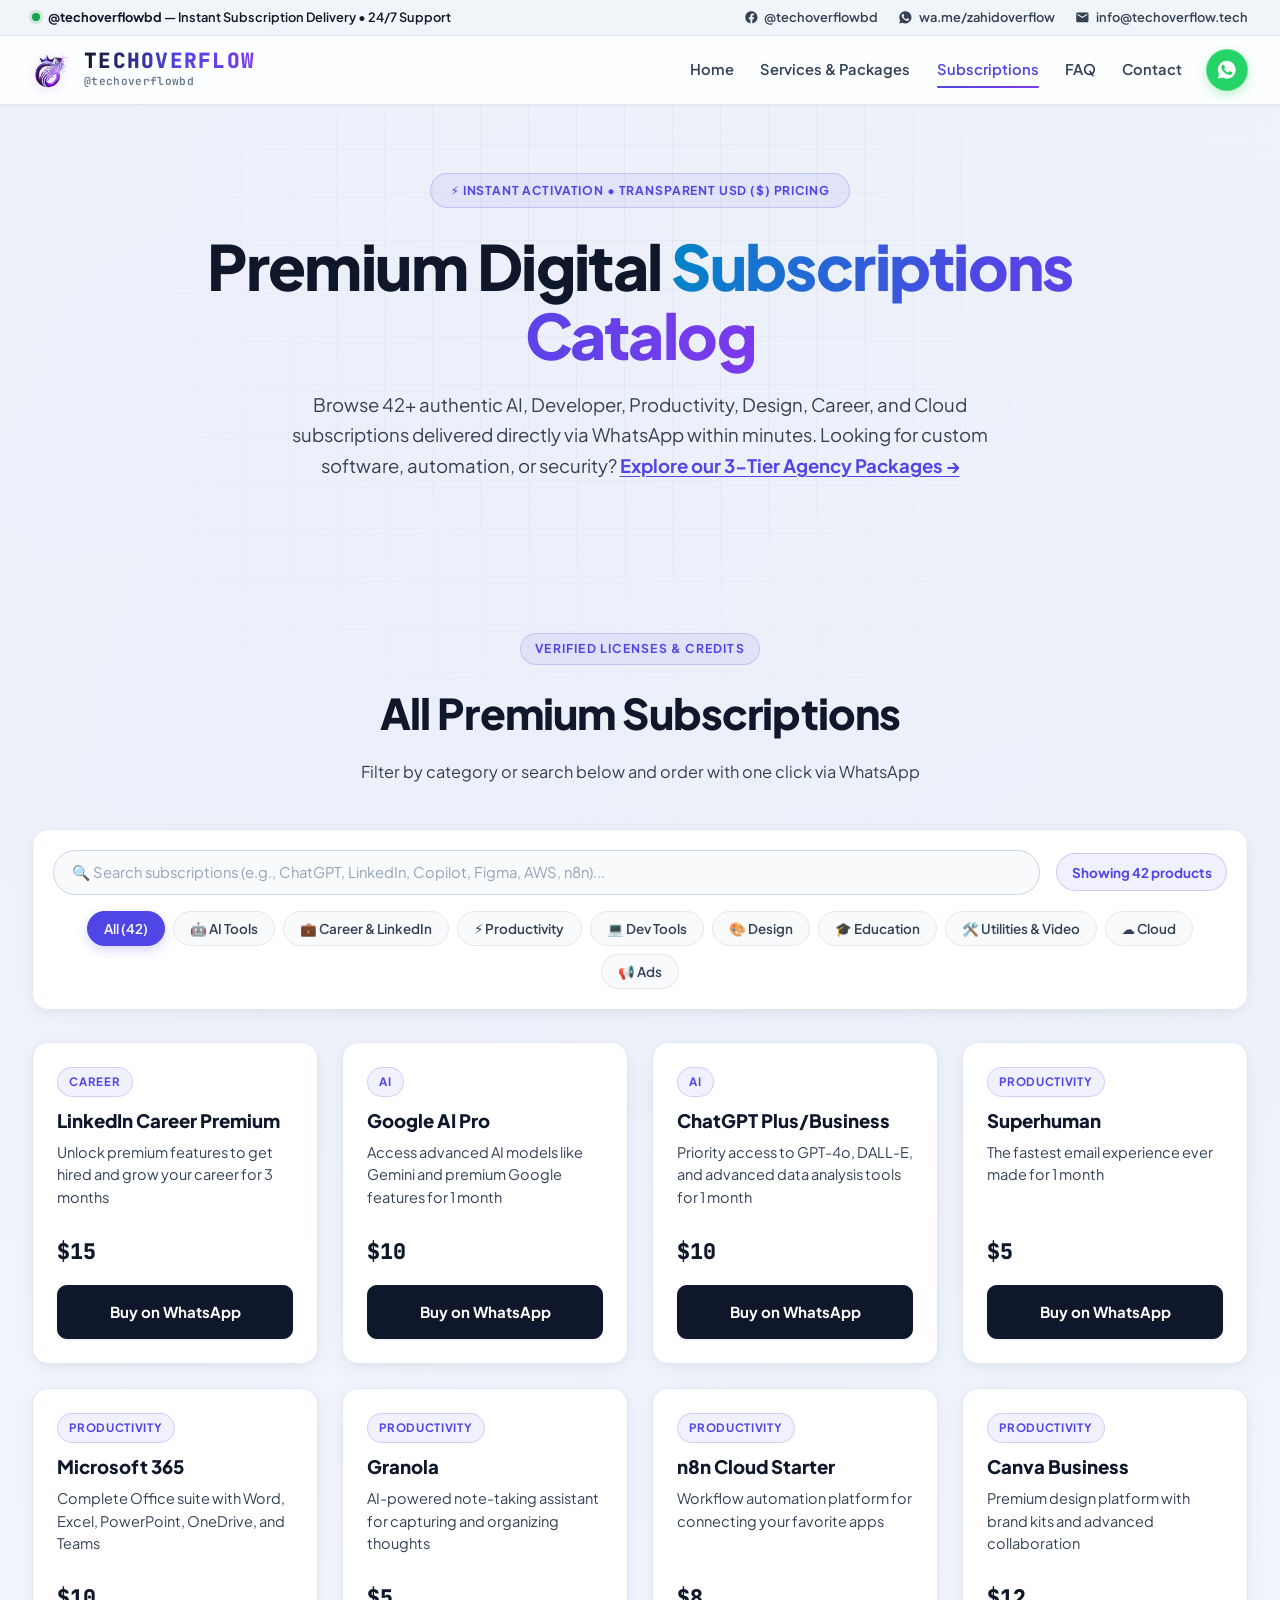
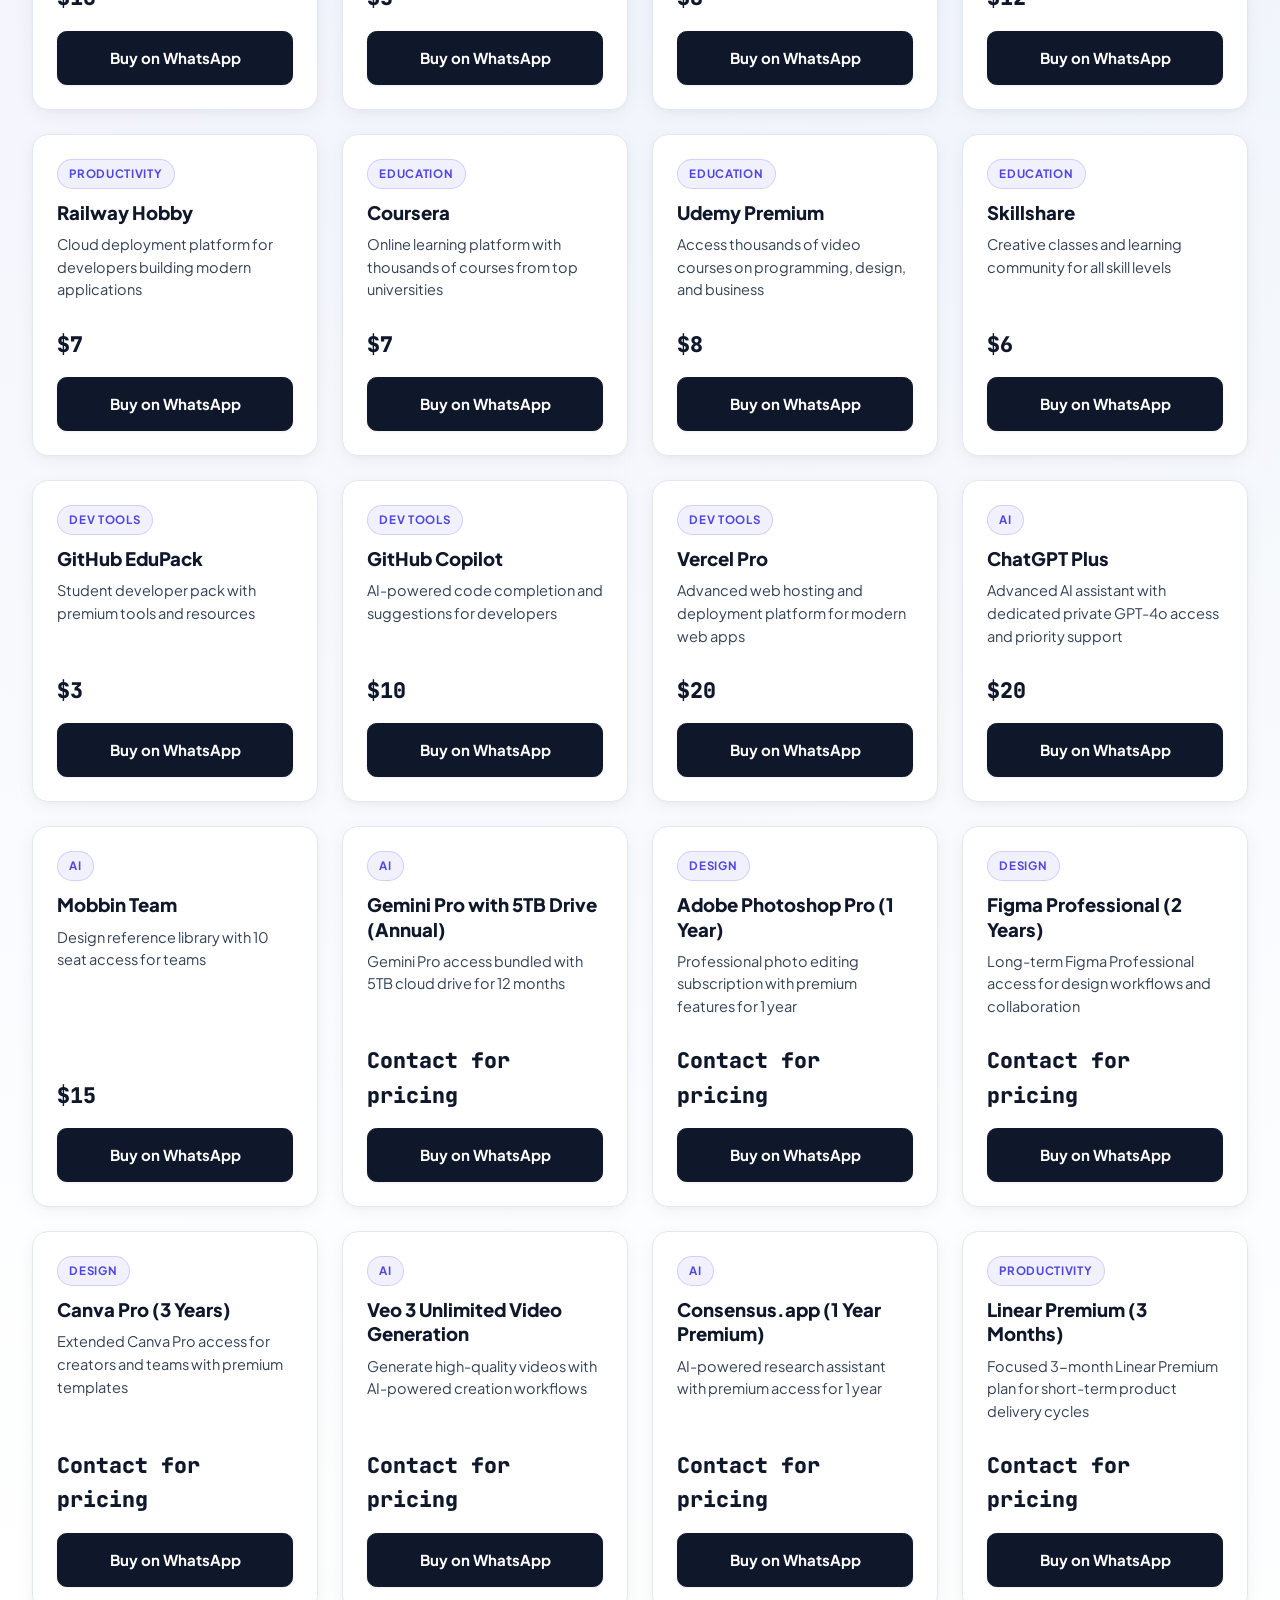
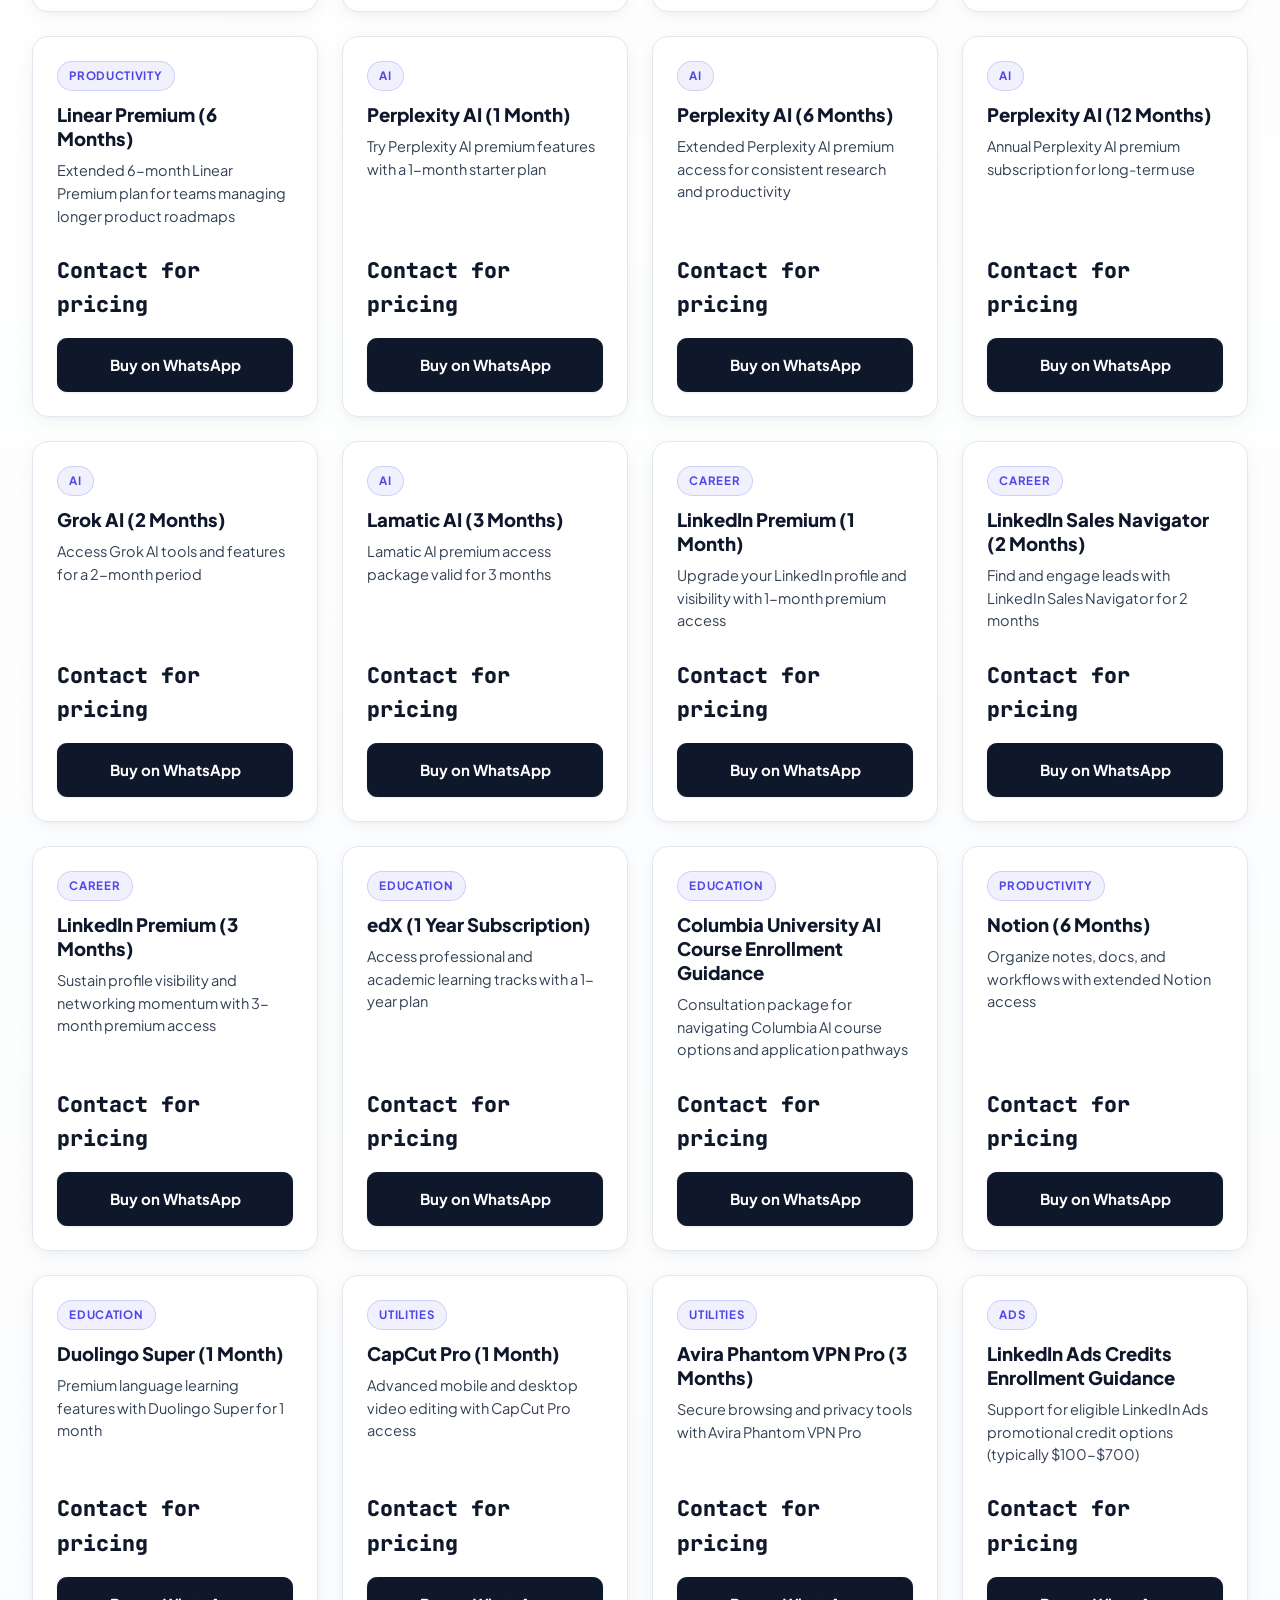
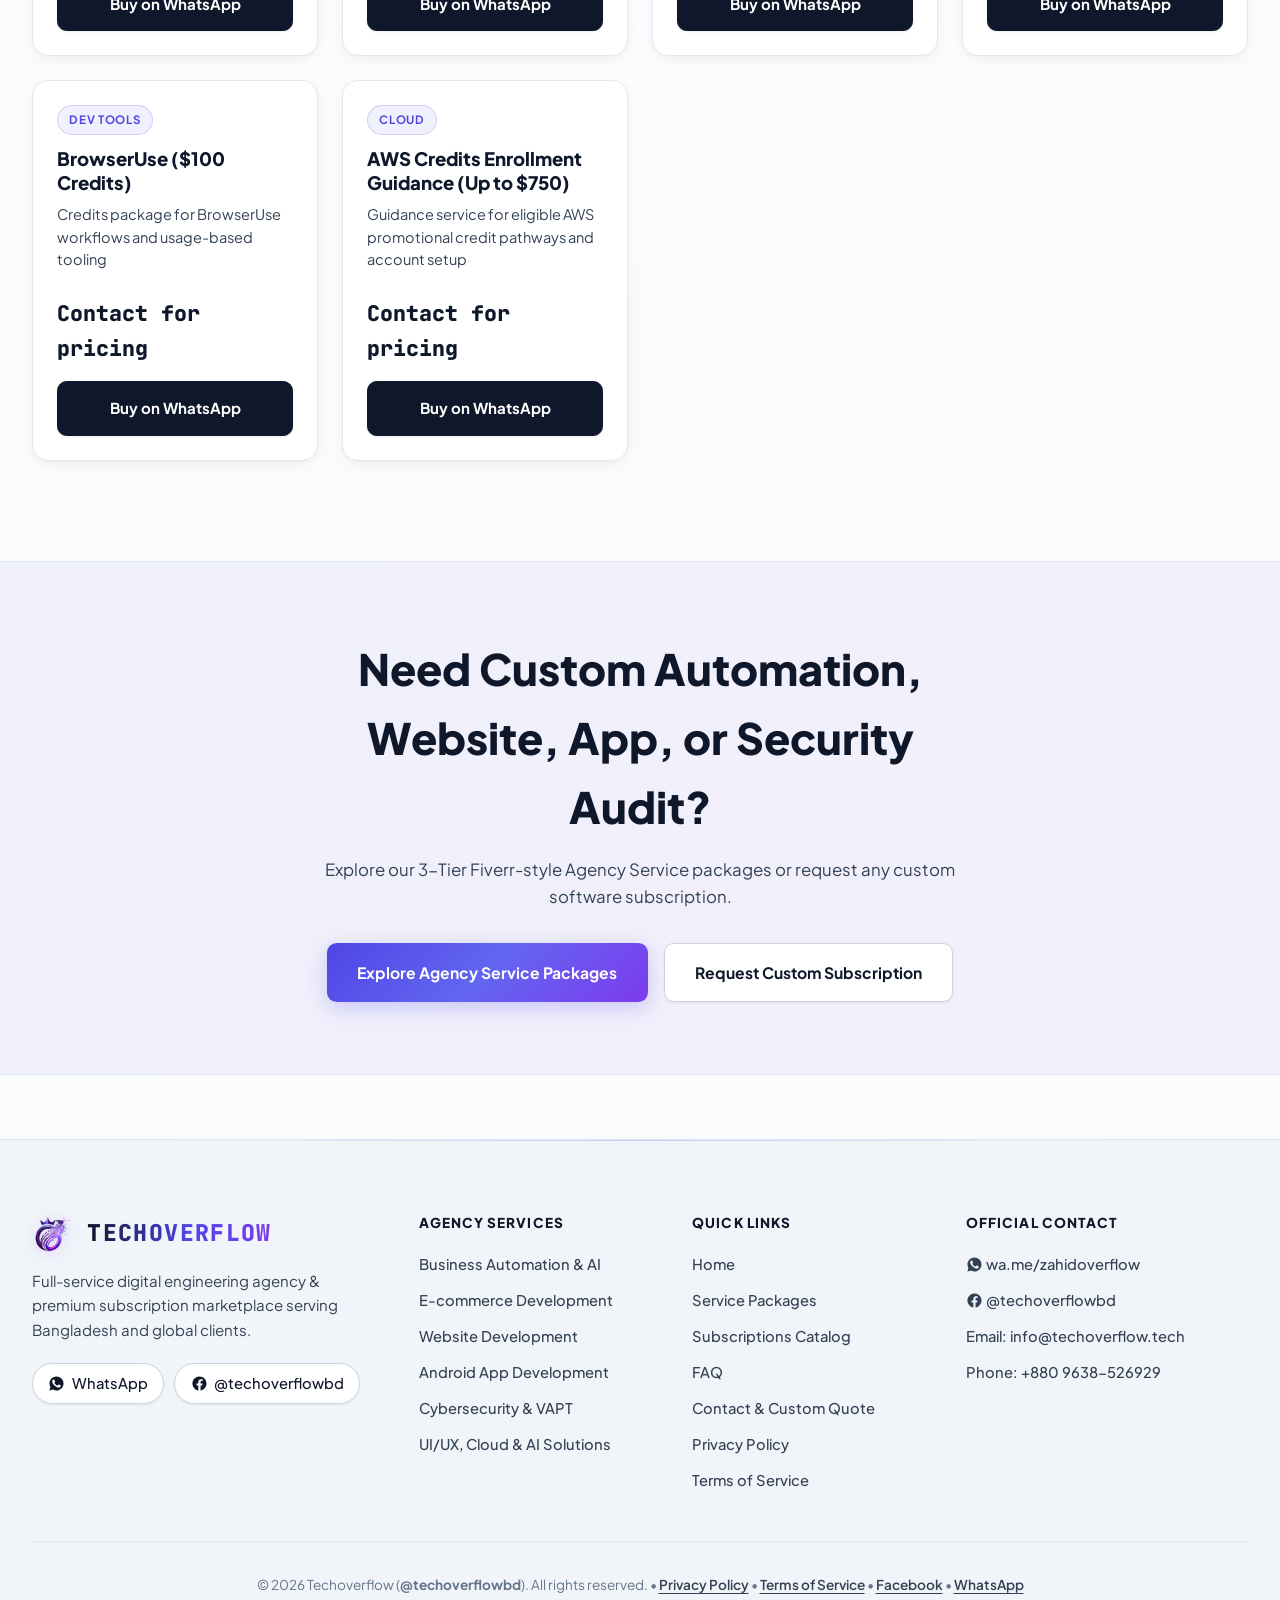
<file: products/index.html>
<!DOCTYPE html>
<html lang="en">

<head>
    <meta charset="UTF-8">
    <meta name="viewport" content="width=device-width, initial-scale=1.0">
    <meta name="description" content="Techoverflow (@techoverflowbd) Subscriptions Catalog — Browse 39+ premium AI, Developer, Productivity, Design, Career, Education, and Cloud subscriptions delivered instantly via WhatsApp.">
    <title>Premium Digital Subscriptions Catalog — Techoverflow (@techoverflowbd)</title>
    <link rel="canonical" href="https://techoverflow.tech/products">
    <meta property="og:title" content="Premium Subscriptions Catalog — Techoverflow (@techoverflowbd)">
    <meta property="og:description" content="Browse 39+ authentic AI, productivity, developer, and cloud subscriptions in USD ($) with instant WhatsApp delivery.">
    <meta property="og:type" content="website">
    <meta property="og:url" content="https://techoverflow.tech/products">
    <meta property="og:image" content="https://techoverflow.tech/assets/images/og-cover.svg">
    <meta name="twitter:card" content="summary_large_image">
    <meta name="theme-color" content="#F8FAFC">
    <link rel="icon" type="image/svg+xml" href="/assets/icons/logo.svg">
    <link rel="icon" type="image/png" sizes="32x32" href="/assets/icons/favicon-32x32.png">
    <link rel="icon" type="image/png" sizes="16x16" href="/assets/icons/favicon-16x16.png">
    <link rel="shortcut icon" href="/assets/icons/favicon.ico">
    <link rel="apple-touch-icon" sizes="180x180" href="/assets/icons/apple-touch-icon.png">
    <link rel="manifest" href="/assets/icons/site.webmanifest">
    <link rel="stylesheet" href="/style.css?v=4.0">
</head>

<body>
    <!-- Top Identity & Quick Contact Bar -->
    <div class="top-bar">
        <div class="top-bar__inner">
            <div class="top-bar__badge">
                <span class="status-dot"></span>
                <span><strong>@techoverflowbd</strong> &mdash; Instant Subscription Delivery &bull; 24/7 Support</span>
            </div>
            <div class="top-bar__links">
                <a href="https://facebook.com/techoverflowbd" target="_blank" rel="noopener noreferrer"><svg class="icon-svg" viewBox="0 0 24 24" aria-hidden="true"><path d="M22 12c0-5.523-4.477-10-10-10S2 6.477 2 12c0 4.991 3.657 9.128 8.438 9.878v-6.987h-2.54V12h2.54V9.797c0-2.506 1.492-3.89 3.777-3.89 1.094 0 2.238.195 2.238.195v2.46h-1.26c-1.243 0-1.63.771-1.63 1.562V12h2.773l-.443 2.89h-2.33v6.988C18.343 21.128 22 16.991 22 12z"/></svg> <span>@techoverflowbd</span></a>
                <a href="https://wa.me/zahidoverflow" target="_blank" rel="noopener noreferrer"><svg class="icon-svg" viewBox="0 0 24 24" aria-hidden="true"><path d="M12.031 2c-5.516 0-9.969 4.453-9.969 9.969 0 1.758.459 3.474 1.332 4.988L2 22l5.182-1.359a9.927 9.927 0 0 0 4.849 1.266h.004c5.515 0 9.965-4.452 9.965-9.969A9.907 9.907 0 0 0 19.08 4.92 9.905 9.905 0 0 0 12.031 2zm5.822 14.262c-.246.693-1.425 1.326-1.988 1.41-.513.076-1.163.108-1.877-.119-.434-.138-.99-.322-1.703-.63-2.996-1.293-4.953-4.31-5.103-4.51-.149-.2-1.218-1.621-1.218-3.092 0-1.471.77-2.194 1.044-2.494.274-.3.598-.375.797-.375.199 0 .399.002.573.01.184.009.43-.07.673.514.249.599.847 2.07.921 2.22.075.15.125.324.025.524-.1.2-.15.324-.299.499-.15.175-.314.39-.449.524-.15.15-.305.312-.131.612.174.299.774 1.277 1.662 2.069 1.142 1.018 2.104 1.334 2.403 1.483.299.15.474.125.649-.075.174-.2.748-.873.947-1.172.2-.299.399-.25.673-.15.274.1 1.745.823 2.044.973.299.15.499.224.573.349.075.125.075.723-.171 1.416z"/></svg> <span>wa.me/zahidoverflow</span></a>
                <a href="mailto:info@techoverflow.tech"><svg class="icon-svg" viewBox="0 0 24 24" aria-hidden="true"><path d="M20 4H4c-1.1 0-1.99.9-1.99 2L2 18c0 1.1.9 2 2 2h16c1.1 0 2-.9 2-2V6c0-1.1-.9-2-2-2zm0 4-8 5-8-5V6l8 5 8-5v2z"/></svg> <span>info@techoverflow.tech</span></a>
            </div>
        </div>
    </div>

    <!-- Main Sticky Header -->
    <header class="site-header">
        <div class="header-inner">
            <a href="/" class="brand" aria-label="Techoverflow Home">
                <img src="/assets/images/logo.png" alt="Techoverflow Logo" class="brand-logo" width="40" height="40">
                <div class="brand-text">
                    <strong>Techoverflow</strong>
                    <span class="brand-handle">@techoverflowbd</span>
                </div>
            </a>

            <nav class="site-nav" aria-label="Primary">
                <a href="/">Home</a>
                <a href="/services">Services &amp; Packages</a>
                <a href="/products" class="active">Subscriptions</a>
                <a href="/contact#faq">FAQ</a>
                <a href="/contact">Contact</a>
            </nav>

            <div class="header-actions">
                <a href="https://wa.me/zahidoverflow?text=Hi%20%40techoverflowbd!%20I%27m%20interested%20in%20a%20digital%20subscription." target="_blank" rel="noopener noreferrer" class="btn-header" aria-label="Chat on WhatsApp" title="Chat on WhatsApp (@zahidoverflow)"><svg class="icon-svg" viewBox="0 0 24 24" aria-hidden="true"><path d="M12.031 2c-5.516 0-9.969 4.453-9.969 9.969 0 1.758.459 3.474 1.332 4.988L2 22l5.182-1.359a9.927 9.927 0 0 0 4.849 1.266h.004c5.515 0 9.965-4.452 9.965-9.969A9.907 9.907 0 0 0 19.08 4.92 9.905 9.905 0 0 0 12.031 2zm5.822 14.262c-.246.693-1.425 1.326-1.988 1.41-.513.076-1.163.108-1.877-.119-.434-.138-.99-.322-1.703-.63-2.996-1.293-4.953-4.31-5.103-4.51-.149-.2-1.218-1.621-1.218-3.092 0-1.471.77-2.194 1.044-2.494.274-.3.598-.375.797-.375.199 0 .399.002.573.01.184.009.43-.07.673.514.249.599.847 2.07.921 2.22.075.15.125.324.025.524-.1.2-.15.324-.299.499-.15.175-.314.39-.449.524-.15.15-.305.312-.131.612.174.299.774 1.277 1.662 2.069 1.142 1.018 2.104 1.334 2.403 1.483.299.15.474.125.649-.075.174-.2.748-.873.947-1.172.2-.299.399-.25.673-.15.274.1 1.745.823 2.044.973.299.15.499.224.573.349.075.125.075.723-.171 1.416z"/></svg></a>
                <button type="button" class="mobile-menu-toggle" aria-label="Toggle Menu" aria-expanded="false">☰</button>
            </div>
        </div>
    </header>

    <main>
        <!-- Page Hero -->
        <section class="hero-section">
            <div class="hero-content">
                <div class="hero-badge">
                    <span>⚡ INSTANT ACTIVATION &bull; TRANSPARENT USD ($) PRICING</span>
                </div>
                <h1>Premium Digital <span class="text-gradient">Subscriptions Catalog</span></h1>
                <p class="hero-subtitle">Browse 42+ authentic AI, Developer, Productivity, Design, Career, and Cloud subscriptions delivered directly via WhatsApp within minutes. Looking for custom software, automation, or security? <a href="/services">Explore our 3-Tier Agency Packages →</a></p>
            </div>
        </section>

        <!-- All Products Grid -->
        <section class="featured-section">
            <div class="section-header">
                <span class="section-eyebrow">Verified Licenses &amp; Credits</span>
                <h2>All Premium Subscriptions</h2>
                <p>Filter by category or search below and order with one click via WhatsApp</p>
            </div>

            <!-- Interactive Search & Category Filter Toolbar -->
            <div class="catalog-toolbar">
                <div class="catalog-search-row">
                    <input type="search" id="product-search" class="catalog-search" placeholder="🔍 Search subscriptions (e.g., ChatGPT, LinkedIn, Copilot, Figma, AWS, n8n)..." aria-label="Search subscriptions">
                    <span id="product-count" class="catalog-count">Showing 42 products</span>
                </div>
                <div class="service-filter-pills" role="tablist" aria-label="Filter Products by Category">
                    <button type="button" class="filter-pill active" data-product-filter="all">All (42)</button>
                    <button type="button" class="filter-pill" data-product-filter="AI">🤖 AI Tools</button>
                    <button type="button" class="filter-pill" data-product-filter="Career">💼 Career &amp; LinkedIn</button>
                    <button type="button" class="filter-pill" data-product-filter="Productivity">⚡ Productivity</button>
                    <button type="button" class="filter-pill" data-product-filter="Dev Tools">💻 Dev Tools</button>
                    <button type="button" class="filter-pill" data-product-filter="Design">🎨 Design</button>
                    <button type="button" class="filter-pill" data-product-filter="Education">🎓 Education</button>
                    <button type="button" class="filter-pill" data-product-filter="Utilities">🛠️ Utilities &amp; Video</button>
                    <button type="button" class="filter-pill" data-product-filter="Cloud">☁️ Cloud</button>
                    <button type="button" class="filter-pill" data-product-filter="Ads">📢 Ads</button>
                </div>
            </div>

            <div class="product-grid">
                <!-- Featured & Core Products -->
                <article class="product-card" data-usd="15">
                    <div class="product-category">Career</div>
                    <h3>LinkedIn Career Premium</h3>
                    <p>Unlock premium features to get hired and grow your career for 3 months</p>
                    <div class="product-price">$15</div>
                    <a href="https://wa.me/zahidoverflow?text=Hi%20%40techoverflowbd!%20I%27m%20interested%20in%20LinkedIn%20Career%20Premium" target="_blank" rel="noopener noreferrer" class="btn btn-buy">Buy on WhatsApp</a>
                </article>

                <article class="product-card" data-usd="10">
                    <div class="product-category">AI</div>
                    <h3>Google AI Pro</h3>
                    <p>Access advanced AI models like Gemini and premium Google features for 1 month</p>
                    <div class="product-price">$10</div>
                    <a href="https://wa.me/zahidoverflow?text=Hi%20%40techoverflowbd!%20I%27m%20interested%20in%20Google%20AI%20Pro" target="_blank" rel="noopener noreferrer" class="btn btn-buy">Buy on WhatsApp</a>
                </article>

                <article class="product-card" data-usd="10">
                    <div class="product-category">AI</div>
                    <h3>ChatGPT Plus/Business</h3>
                    <p>Priority access to GPT-4o, DALL-E, and advanced data analysis tools for 1 month</p>
                    <div class="product-price">$10</div>
                    <a href="https://wa.me/zahidoverflow?text=Hi%20%40techoverflowbd!%20I%27m%20interested%20in%20ChatGPT%20Plus%2FBusiness" target="_blank" rel="noopener noreferrer" class="btn btn-buy">Buy on WhatsApp</a>
                </article>

                <!-- Productivity Category -->
                <article class="product-card" data-usd="5">
                    <div class="product-category">Productivity</div>
                    <h3>Superhuman</h3>
                    <p>The fastest email experience ever made for 1 month</p>
                    <div class="product-price">$5</div>
                    <a href="https://wa.me/zahidoverflow?text=Hi%20%40techoverflowbd!%20I%27m%20interested%20in%20Superhuman" target="_blank" rel="noopener noreferrer" class="btn btn-buy">Buy on WhatsApp</a>
                </article>

                <article class="product-card" data-usd="10">
                    <div class="product-category">Productivity</div>
                    <h3>Microsoft 365</h3>
                    <p>Complete Office suite with Word, Excel, PowerPoint, OneDrive, and Teams</p>
                    <div class="product-price">$10</div>
                    <a href="https://wa.me/zahidoverflow?text=Hi%20%40techoverflowbd!%20I%27m%20interested%20in%20Microsoft%20365" target="_blank" rel="noopener noreferrer" class="btn btn-buy">Buy on WhatsApp</a>
                </article>

                <article class="product-card" data-usd="5">
                    <div class="product-category">Productivity</div>
                    <h3>Granola</h3>
                    <p>AI-powered note-taking assistant for capturing and organizing thoughts</p>
                    <div class="product-price">$5</div>
                    <a href="https://wa.me/zahidoverflow?text=Hi%20%40techoverflowbd!%20I%27m%20interested%20in%20Granola" target="_blank" rel="noopener noreferrer" class="btn btn-buy">Buy on WhatsApp</a>
                </article>

                <article class="product-card" data-usd="8">
                    <div class="product-category">Productivity</div>
                    <h3>n8n Cloud Starter</h3>
                    <p>Workflow automation platform for connecting your favorite apps</p>
                    <div class="product-price">$8</div>
                    <a href="https://wa.me/zahidoverflow?text=Hi%20%40techoverflowbd!%20I%27m%20interested%20in%20n8n%20Cloud" target="_blank" rel="noopener noreferrer" class="btn btn-buy">Buy on WhatsApp</a>
                </article>

                <article class="product-card" data-usd="12">
                    <div class="product-category">Productivity</div>
                    <h3>Canva Business</h3>
                    <p>Premium design platform with brand kits and advanced collaboration</p>
                    <div class="product-price">$12</div>
                    <a href="https://wa.me/zahidoverflow?text=Hi%20%40techoverflowbd!%20I%27m%20interested%20in%20Canva%20Business" target="_blank" rel="noopener noreferrer" class="btn btn-buy">Buy on WhatsApp</a>
                </article>

                <article class="product-card" data-usd="7">
                    <div class="product-category">Productivity</div>
                    <h3>Railway Hobby</h3>
                    <p>Cloud deployment platform for developers building modern applications</p>
                    <div class="product-price">$7</div>
                    <a href="https://wa.me/zahidoverflow?text=Hi%20%40techoverflowbd!%20I%27m%20interested%20in%20Railway%20Hobby" target="_blank" rel="noopener noreferrer" class="btn btn-buy">Buy on WhatsApp</a>
                </article>

                <!-- Education Category -->
                <article class="product-card" data-usd="7">
                    <div class="product-category">Education</div>
                    <h3>Coursera</h3>
                    <p>Online learning platform with thousands of courses from top universities</p>
                    <div class="product-price">$7</div>
                    <a href="https://wa.me/zahidoverflow?text=Hi%20%40techoverflowbd!%20I%27m%20interested%20in%20Coursera" target="_blank" rel="noopener noreferrer" class="btn btn-buy">Buy on WhatsApp</a>
                </article>

                <article class="product-card" data-usd="8">
                    <div class="product-category">Education</div>
                    <h3>Udemy Premium</h3>
                    <p>Access thousands of video courses on programming, design, and business</p>
                    <div class="product-price">$8</div>
                    <a href="https://wa.me/zahidoverflow?text=Hi%20%40techoverflowbd!%20I%27m%20interested%20in%20Udemy%20Premium" target="_blank" rel="noopener noreferrer" class="btn btn-buy">Buy on WhatsApp</a>
                </article>

                <article class="product-card" data-usd="6">
                    <div class="product-category">Education</div>
                    <h3>Skillshare</h3>
                    <p>Creative classes and learning community for all skill levels</p>
                    <div class="product-price">$6</div>
                    <a href="https://wa.me/zahidoverflow?text=Hi%20%40techoverflowbd!%20I%27m%20interested%20in%20Skillshare" target="_blank" rel="noopener noreferrer" class="btn btn-buy">Buy on WhatsApp</a>
                </article>

                <!-- Developer Tools -->
                <article class="product-card" data-usd="3">
                    <div class="product-category">Dev Tools</div>
                    <h3>GitHub EduPack</h3>
                    <p>Student developer pack with premium tools and resources</p>
                    <div class="product-price">$3</div>
                    <a href="https://wa.me/zahidoverflow?text=Hi%20%40techoverflowbd!%20I%27m%20interested%20in%20GitHub%20EduPack" target="_blank" rel="noopener noreferrer" class="btn btn-buy">Buy on WhatsApp</a>
                </article>

                <article class="product-card" data-usd="10">
                    <div class="product-category">Dev Tools</div>
                    <h3>GitHub Copilot</h3>
                    <p>AI-powered code completion and suggestions for developers</p>
                    <div class="product-price">$10</div>
                    <a href="https://wa.me/zahidoverflow?text=Hi%20%40techoverflowbd!%20I%27m%20interested%20in%20GitHub%20Copilot" target="_blank" rel="noopener noreferrer" class="btn btn-buy">Buy on WhatsApp</a>
                </article>

                <article class="product-card" data-usd="20">
                    <div class="product-category">Dev Tools</div>
                    <h3>Vercel Pro</h3>
                    <p>Advanced web hosting and deployment platform for modern web apps</p>
                    <div class="product-price">$20</div>
                    <a href="https://wa.me/zahidoverflow?text=Hi%20%40techoverflowbd!%20I%27m%20interested%20in%20Vercel%20Pro" target="_blank" rel="noopener noreferrer" class="btn btn-buy">Buy on WhatsApp</a>
                </article>

                <!-- AI & Design -->
                <article class="product-card" data-usd="20">
                    <div class="product-category">AI</div>
                    <h3>ChatGPT Plus</h3>
                    <p>Advanced AI assistant with dedicated private GPT-4o access and priority support</p>
                    <div class="product-price">$20</div>
                    <a href="https://wa.me/zahidoverflow?text=Hi%20%40techoverflowbd!%20I%27m%20interested%20in%20ChatGPT%20Plus" target="_blank" rel="noopener noreferrer" class="btn btn-buy">Buy on WhatsApp</a>
                </article>

                <article class="product-card" data-usd="15">
                    <div class="product-category">AI</div>
                    <h3>Mobbin Team</h3>
                    <p>Design reference library with 10 seat access for teams</p>
                    <div class="product-price">$15</div>
                    <a href="https://wa.me/zahidoverflow?text=Hi%20%40techoverflowbd!%20I%27m%20interested%20in%20Mobbin%20Team" target="_blank" rel="noopener noreferrer" class="btn btn-buy">Buy on WhatsApp</a>
                </article>

                <!-- Extended & Long-Term Subscriptions -->
                <article class="product-card">
                    <div class="product-category">AI</div>
                    <h3>Gemini Pro with 5TB Drive (Annual)</h3>
                    <p>Gemini Pro access bundled with 5TB cloud drive for 12 months</p>
                    <div class="product-price">Contact for pricing</div>
                    <a href="https://wa.me/zahidoverflow?text=Hi%20%40techoverflowbd!%20I%27m%20interested%20in%20Gemini%20Pro%20with%205TB%20Drive%20%28Annual%29" target="_blank" rel="noopener noreferrer" class="btn btn-buy">Buy on WhatsApp</a>
                </article>

                <article class="product-card">
                    <div class="product-category">Design</div>
                    <h3>Adobe Photoshop Pro (1 Year)</h3>
                    <p>Professional photo editing subscription with premium features for 1 year</p>
                    <div class="product-price">Contact for pricing</div>
                    <a href="https://wa.me/zahidoverflow?text=Hi%20%40techoverflowbd!%20I%27m%20interested%20in%20Adobe%20Photoshop%20Pro%20%281%20Year%29" target="_blank" rel="noopener noreferrer" class="btn btn-buy">Buy on WhatsApp</a>
                </article>

                <article class="product-card">
                    <div class="product-category">Design</div>
                    <h3>Figma Professional (2 Years)</h3>
                    <p>Long-term Figma Professional access for design workflows and collaboration</p>
                    <div class="product-price">Contact for pricing</div>
                    <a href="https://wa.me/zahidoverflow?text=Hi%20%40techoverflowbd!%20I%27m%20interested%20in%20Figma%20Professional%20%282%20Years%29" target="_blank" rel="noopener noreferrer" class="btn btn-buy">Buy on WhatsApp</a>
                </article>

                <article class="product-card">
                    <div class="product-category">Design</div>
                    <h3>Canva Pro (3 Years)</h3>
                    <p>Extended Canva Pro access for creators and teams with premium templates</p>
                    <div class="product-price">Contact for pricing</div>
                    <a href="https://wa.me/zahidoverflow?text=Hi%20%40techoverflowbd!%20I%27m%20interested%20in%20Canva%20Pro%20%283%20Years%29" target="_blank" rel="noopener noreferrer" class="btn btn-buy">Buy on WhatsApp</a>
                </article>

                <article class="product-card">
                    <div class="product-category">AI</div>
                    <h3>Veo 3 Unlimited Video Generation</h3>
                    <p>Generate high-quality videos with AI-powered creation workflows</p>
                    <div class="product-price">Contact for pricing</div>
                    <a href="https://wa.me/zahidoverflow?text=Hi%20%40techoverflowbd!%20I%27m%20interested%20in%20Veo%203%20Unlimited%20Video%20Generation" target="_blank" rel="noopener noreferrer" class="btn btn-buy">Buy on WhatsApp</a>
                </article>

                <article class="product-card">
                    <div class="product-category">AI</div>
                    <h3>Consensus.app (1 Year Premium)</h3>
                    <p>AI-powered research assistant with premium access for 1 year</p>
                    <div class="product-price">Contact for pricing</div>
                    <a href="https://wa.me/zahidoverflow?text=Hi%20%40techoverflowbd!%20I%27m%20interested%20in%20Consensus.app%20%281%20Year%20Premium%29" target="_blank" rel="noopener noreferrer" class="btn btn-buy">Buy on WhatsApp</a>
                </article>

                <article class="product-card">
                    <div class="product-category">Productivity</div>
                    <h3>Linear Premium (3 Months)</h3>
                    <p>Focused 3-month Linear Premium plan for short-term product delivery cycles</p>
                    <div class="product-price">Contact for pricing</div>
                    <a href="https://wa.me/zahidoverflow?text=Hi%20%40techoverflowbd!%20I%27m%20interested%20in%20Linear%20Premium%20%283%20Months%29" target="_blank" rel="noopener noreferrer" class="btn btn-buy">Buy on WhatsApp</a>
                </article>

                <article class="product-card">
                    <div class="product-category">Productivity</div>
                    <h3>Linear Premium (6 Months)</h3>
                    <p>Extended 6-month Linear Premium plan for teams managing longer product roadmaps</p>
                    <div class="product-price">Contact for pricing</div>
                    <a href="https://wa.me/zahidoverflow?text=Hi%20%40techoverflowbd!%20I%27m%20interested%20in%20Linear%20Premium%20%286%20Months%29" target="_blank" rel="noopener noreferrer" class="btn btn-buy">Buy on WhatsApp</a>
                </article>

                <article class="product-card">
                    <div class="product-category">AI</div>
                    <h3>Perplexity AI (1 Month)</h3>
                    <p>Try Perplexity AI premium features with a 1-month starter plan</p>
                    <div class="product-price">Contact for pricing</div>
                    <a href="https://wa.me/zahidoverflow?text=Hi%20%40techoverflowbd!%20I%27m%20interested%20in%20Perplexity%20AI%20%281%20Month%29" target="_blank" rel="noopener noreferrer" class="btn btn-buy">Buy on WhatsApp</a>
                </article>

                <article class="product-card">
                    <div class="product-category">AI</div>
                    <h3>Perplexity AI (6 Months)</h3>
                    <p>Extended Perplexity AI premium access for consistent research and productivity</p>
                    <div class="product-price">Contact for pricing</div>
                    <a href="https://wa.me/zahidoverflow?text=Hi%20%40techoverflowbd!%20I%27m%20interested%20in%20Perplexity%20AI%20%286%20Months%29" target="_blank" rel="noopener noreferrer" class="btn btn-buy">Buy on WhatsApp</a>
                </article>

                <article class="product-card">
                    <div class="product-category">AI</div>
                    <h3>Perplexity AI (12 Months)</h3>
                    <p>Annual Perplexity AI premium subscription for long-term use</p>
                    <div class="product-price">Contact for pricing</div>
                    <a href="https://wa.me/zahidoverflow?text=Hi%20%40techoverflowbd!%20I%27m%20interested%20in%20Perplexity%20AI%20%2812%20Months%29" target="_blank" rel="noopener noreferrer" class="btn btn-buy">Buy on WhatsApp</a>
                </article>

                <article class="product-card">
                    <div class="product-category">AI</div>
                    <h3>Grok AI (2 Months)</h3>
                    <p>Access Grok AI tools and features for a 2-month period</p>
                    <div class="product-price">Contact for pricing</div>
                    <a href="https://wa.me/zahidoverflow?text=Hi%20%40techoverflowbd!%20I%27m%20interested%20in%20Grok%20AI%20%282%20Months%29" target="_blank" rel="noopener noreferrer" class="btn btn-buy">Buy on WhatsApp</a>
                </article>

                <article class="product-card">
                    <div class="product-category">AI</div>
                    <h3>Lamatic AI (3 Months)</h3>
                    <p>Lamatic AI premium access package valid for 3 months</p>
                    <div class="product-price">Contact for pricing</div>
                    <a href="https://wa.me/zahidoverflow?text=Hi%20%40techoverflowbd!%20I%27m%20interested%20in%20Lamatic%20AI%20%283%20Months%29" target="_blank" rel="noopener noreferrer" class="btn btn-buy">Buy on WhatsApp</a>
                </article>

                <article class="product-card">
                    <div class="product-category">Career</div>
                    <h3>LinkedIn Premium (1 Month)</h3>
                    <p>Upgrade your LinkedIn profile and visibility with 1-month premium access</p>
                    <div class="product-price">Contact for pricing</div>
                    <a href="https://wa.me/zahidoverflow?text=Hi%20%40techoverflowbd!%20I%27m%20interested%20in%20LinkedIn%20Premium%20%281%20Month%29" target="_blank" rel="noopener noreferrer" class="btn btn-buy">Buy on WhatsApp</a>
                </article>

                <article class="product-card">
                    <div class="product-category">Career</div>
                    <h3>LinkedIn Sales Navigator (2 Months)</h3>
                    <p>Find and engage leads with LinkedIn Sales Navigator for 2 months</p>
                    <div class="product-price">Contact for pricing</div>
                    <a href="https://wa.me/zahidoverflow?text=Hi%20%40techoverflowbd!%20I%27m%20interested%20in%20LinkedIn%20Sales%20Navigator%20%282%20Months%29" target="_blank" rel="noopener noreferrer" class="btn btn-buy">Buy on WhatsApp</a>
                </article>

                <article class="product-card">
                    <div class="product-category">Career</div>
                    <h3>LinkedIn Premium (3 Months)</h3>
                    <p>Sustain profile visibility and networking momentum with 3-month premium access</p>
                    <div class="product-price">Contact for pricing</div>
                    <a href="https://wa.me/zahidoverflow?text=Hi%20%40techoverflowbd!%20I%27m%20interested%20in%20LinkedIn%20Premium%20%283%20Months%29" target="_blank" rel="noopener noreferrer" class="btn btn-buy">Buy on WhatsApp</a>
                </article>

                <article class="product-card">
                    <div class="product-category">Education</div>
                    <h3>edX (1 Year Subscription)</h3>
                    <p>Access professional and academic learning tracks with a 1-year plan</p>
                    <div class="product-price">Contact for pricing</div>
                    <a href="https://wa.me/zahidoverflow?text=Hi%20%40techoverflowbd!%20I%27m%20interested%20in%20edX%20%281%20Year%20Subscription%29" target="_blank" rel="noopener noreferrer" class="btn btn-buy">Buy on WhatsApp</a>
                </article>

                <article class="product-card">
                    <div class="product-category">Education</div>
                    <h3>Columbia University AI Course Enrollment Guidance</h3>
                    <p>Consultation package for navigating Columbia AI course options and application pathways</p>
                    <div class="product-price">Contact for pricing</div>
                    <a href="https://wa.me/zahidoverflow?text=Hi%20%40techoverflowbd!%20I%27m%20interested%20in%20Columbia%20University%20AI%20Course%20Enrollment%20Guidance" target="_blank" rel="noopener noreferrer" class="btn btn-buy">Buy on WhatsApp</a>
                </article>

                <article class="product-card">
                    <div class="product-category">Productivity</div>
                    <h3>Notion (6 Months)</h3>
                    <p>Organize notes, docs, and workflows with extended Notion access</p>
                    <div class="product-price">Contact for pricing</div>
                    <a href="https://wa.me/zahidoverflow?text=Hi%20%40techoverflowbd!%20I%27m%20interested%20in%20Notion%20%286%20Months%29" target="_blank" rel="noopener noreferrer" class="btn btn-buy">Buy on WhatsApp</a>
                </article>

                <article class="product-card">
                    <div class="product-category">Education</div>
                    <h3>Duolingo Super (1 Month)</h3>
                    <p>Premium language learning features with Duolingo Super for 1 month</p>
                    <div class="product-price">Contact for pricing</div>
                    <a href="https://wa.me/zahidoverflow?text=Hi%20%40techoverflowbd!%20I%27m%20interested%20in%20Duolingo%20Super%20%281%20Month%29" target="_blank" rel="noopener noreferrer" class="btn btn-buy">Buy on WhatsApp</a>
                </article>

                <article class="product-card">
                    <div class="product-category">Utilities</div>
                    <h3>CapCut Pro (1 Month)</h3>
                    <p>Advanced mobile and desktop video editing with CapCut Pro access</p>
                    <div class="product-price">Contact for pricing</div>
                    <a href="https://wa.me/zahidoverflow?text=Hi%20%40techoverflowbd!%20I%27m%20interested%20in%20CapCut%20Pro%20%281%20Month%29" target="_blank" rel="noopener noreferrer" class="btn btn-buy">Buy on WhatsApp</a>
                </article>

                <article class="product-card">
                    <div class="product-category">Utilities</div>
                    <h3>Avira Phantom VPN Pro (3 Months)</h3>
                    <p>Secure browsing and privacy tools with Avira Phantom VPN Pro</p>
                    <div class="product-price">Contact for pricing</div>
                    <a href="https://wa.me/zahidoverflow?text=Hi%20%40techoverflowbd!%20I%27m%20interested%20in%20Avira%20Phantom%20VPN%20Pro%20%283%20Months%29" target="_blank" rel="noopener noreferrer" class="btn btn-buy">Buy on WhatsApp</a>
                </article>

                <article class="product-card">
                    <div class="product-category">Ads</div>
                    <h3>LinkedIn Ads Credits Enrollment Guidance</h3>
                    <p>Support for eligible LinkedIn Ads promotional credit options (typically $100-$700)</p>
                    <div class="product-price">Contact for pricing</div>
                    <a href="https://wa.me/zahidoverflow?text=Hi%20%40techoverflowbd!%20I%27m%20interested%20in%20LinkedIn%20Ads%20Credits%20Enrollment%20Guidance" target="_blank" rel="noopener noreferrer" class="btn btn-buy">Buy on WhatsApp</a>
                </article>

                <article class="product-card">
                    <div class="product-category">Dev Tools</div>
                    <h3>BrowserUse ($100 Credits)</h3>
                    <p>Credits package for BrowserUse workflows and usage-based tooling</p>
                    <div class="product-price">Contact for pricing</div>
                    <a href="https://wa.me/zahidoverflow?text=Hi%20%40techoverflowbd!%20I%27m%20interested%20in%20BrowserUse%20%28%24100%20Credits%29" target="_blank" rel="noopener noreferrer" class="btn btn-buy">Buy on WhatsApp</a>
                </article>

                <article class="product-card">
                    <div class="product-category">Cloud</div>
                    <h3>AWS Credits Enrollment Guidance (Up to $750)</h3>
                    <p>Guidance service for eligible AWS promotional credit pathways and account setup</p>
                    <div class="product-price">Contact for pricing</div>
                    <a href="https://wa.me/zahidoverflow?text=Hi%20%40techoverflowbd!%20I%27m%20interested%20in%20AWS%20Credits%20Enrollment%20Guidance%20%28Up%20to%20%24750%29" target="_blank" rel="noopener noreferrer" class="btn btn-buy">Buy on WhatsApp</a>
                </article>
            </div>
        </section>

        <!-- CTA Section -->
        <section class="cta-section">
            <div class="cta-content">
                <h2>Need Custom Automation, Website, App, or Security Audit?</h2>
                <p>Explore our 3-Tier Fiverr-style Agency Service packages or request any custom software subscription.</p>
                <div class="cta-buttons">
                    <a href="/services" class="btn btn-primary btn-large">Explore Agency Service Packages</a>
                    <a href="/contact" class="btn btn-secondary btn-large">Request Custom Subscription</a>
                </div>
            </div>
        </section>
    </main>

    <!-- Site Footer -->
    <footer class="site-footer">
        <div class="footer-content">
            <div class="footer-section">
                <div class="footer-brand">
                    <a href="/" class="footer-brand-header" aria-label="Techoverflow Home">
                        <img src="/assets/images/logo.png" alt="Techoverflow Logo" class="footer-brand-logo" width="44" height="44">
                        <strong>Techoverflow</strong>
                    </a>
                    <p>Full-service digital engineering agency &amp; premium subscription marketplace serving Bangladesh and global clients.</p>
                    <div class="social-pills">
                        <a href="https://wa.me/zahidoverflow" target="_blank" rel="noopener noreferrer" class="social-pill"><svg class="icon-svg" viewBox="0 0 24 24" aria-hidden="true"><path d="M12.031 2c-5.516 0-9.969 4.453-9.969 9.969 0 1.758.459 3.474 1.332 4.988L2 22l5.182-1.359a9.927 9.927 0 0 0 4.849 1.266h.004c5.515 0 9.965-4.452 9.965-9.969A9.907 9.907 0 0 0 19.08 4.92 9.905 9.905 0 0 0 12.031 2zm5.822 14.262c-.246.693-1.425 1.326-1.988 1.41-.513.076-1.163.108-1.877-.119-.434-.138-.99-.322-1.703-.63-2.996-1.293-4.953-4.31-5.103-4.51-.149-.2-1.218-1.621-1.218-3.092 0-1.471.77-2.194 1.044-2.494.274-.3.598-.375.797-.375.199 0 .399.002.573.01.184.009.43-.07.673.514.249.599.847 2.07.921 2.22.075.15.125.324.025.524-.1.2-.15.324-.299.499-.15.175-.314.39-.449.524-.15.15-.305.312-.131.612.174.299.774 1.277 1.662 2.069 1.142 1.018 2.104 1.334 2.403 1.483.299.15.474.125.649-.075.174-.2.748-.873.947-1.172.2-.299.399-.25.673-.15.274.1 1.745.823 2.044.973.299.15.499.224.573.349.075.125.075.723-.171 1.416z"/></svg> <span>WhatsApp</span></a>
                        <a href="https://facebook.com/techoverflowbd" target="_blank" rel="noopener noreferrer" class="social-pill"><svg class="icon-svg" viewBox="0 0 24 24" aria-hidden="true"><path d="M22 12c0-5.523-4.477-10-10-10S2 6.477 2 12c0 4.991 3.657 9.128 8.438 9.878v-6.987h-2.54V12h2.54V9.797c0-2.506 1.492-3.89 3.777-3.89 1.094 0 2.238.195 2.238.195v2.46h-1.26c-1.243 0-1.63.771-1.63 1.562V12h2.773l-.443 2.89h-2.33v6.988C18.343 21.128 22 16.991 22 12z"/></svg> <span>@techoverflowbd</span></a>
                    </div>
                </div>
            </div>

            <div class="footer-section">
                <h4>Agency Services</h4>
                <ul>
                    <li><a href="/services#service-automation">Business Automation &amp; AI</a></li>
                    <li><a href="/services#service-ecommerce">E-commerce Development</a></li>
                    <li><a href="/services#service-webdev">Website Development</a></li>
                    <li><a href="/services#service-android">Android App Development</a></li>
                    <li><a href="/services#service-cybersecurity">Cybersecurity &amp; VAPT</a></li>
                    <li><a href="/services#service-solutions">UI/UX, Cloud &amp; AI Solutions</a></li>
                </ul>
            </div>

            <div class="footer-section">
                <h4>Quick Links</h4>
                <ul>
                    <li><a href="/">Home</a></li>
                    <li><a href="/services">Service Packages</a></li>
                    <li><a href="/products">Subscriptions Catalog</a></li>
                    <li><a href="/contact#faq">FAQ</a></li>
                    <li><a href="/contact">Contact &amp; Custom Quote</a></li>
                    <li><a href="/privacy">Privacy Policy</a></li>
                    <li><a href="/terms">Terms of Service</a></li>
                </ul>
            </div>

            <div class="footer-section">
                <h4>Official Contact</h4>
                <ul>
                    <li><a href="https://wa.me/zahidoverflow" target="_blank" rel="noopener noreferrer"><svg class="icon-svg" viewBox="0 0 24 24" aria-hidden="true"><path d="M12.031 2c-5.516 0-9.969 4.453-9.969 9.969 0 1.758.459 3.474 1.332 4.988L2 22l5.182-1.359a9.927 9.927 0 0 0 4.849 1.266h.004c5.515 0 9.965-4.452 9.965-9.969A9.907 9.907 0 0 0 19.08 4.92 9.905 9.905 0 0 0 12.031 2zm5.822 14.262c-.246.693-1.425 1.326-1.988 1.41-.513.076-1.163.108-1.877-.119-.434-.138-.99-.322-1.703-.63-2.996-1.293-4.953-4.31-5.103-4.51-.149-.2-1.218-1.621-1.218-3.092 0-1.471.77-2.194 1.044-2.494.274-.3.598-.375.797-.375.199 0 .399.002.573.01.184.009.43-.07.673.514.249.599.847 2.07.921 2.22.075.15.125.324.025.524-.1.2-.15.324-.299.499-.15.175-.314.39-.449.524-.15.15-.305.312-.131.612.174.299.774 1.277 1.662 2.069 1.142 1.018 2.104 1.334 2.403 1.483.299.15.474.125.649-.075.174-.2.748-.873.947-1.172.2-.299.399-.25.673-.15.274.1 1.745.823 2.044.973.299.15.499.224.573.349.075.125.075.723-.171 1.416z"/></svg> <span>wa.me/zahidoverflow</span></a></li>
                    <li><a href="https://facebook.com/techoverflowbd" target="_blank" rel="noopener noreferrer"><svg class="icon-svg" viewBox="0 0 24 24" aria-hidden="true"><path d="M22 12c0-5.523-4.477-10-10-10S2 6.477 2 12c0 4.991 3.657 9.128 8.438 9.878v-6.987h-2.54V12h2.54V9.797c0-2.506 1.492-3.89 3.777-3.89 1.094 0 2.238.195 2.238.195v2.46h-1.26c-1.243 0-1.63.771-1.63 1.562V12h2.773l-.443 2.89h-2.33v6.988C18.343 21.128 22 16.991 22 12z"/></svg> <span>@techoverflowbd</span></a></li>
                    <li><a href="mailto:info@techoverflow.tech">Email: info@techoverflow.tech</a></li>
                    <li><a href="tel:+8809638526929">Phone: +880 9638-526929</a></li>
                </ul>
            </div>
        </div>

        <div class="footer-bottom">
            <p>&copy; 2026 Techoverflow (<strong>@techoverflowbd</strong>). All rights reserved. &bull; <a href="/privacy">Privacy Policy</a> &bull; <a href="/terms">Terms of Service</a> &bull; <a href="https://facebook.com/techoverflowbd" target="_blank" rel="noopener noreferrer">Facebook</a> &bull; <a href="https://wa.me/zahidoverflow" target="_blank" rel="noopener noreferrer">WhatsApp</a></p>
        </div>
    </footer>

    <!-- Mobile Sticky Bottom Bar -->
    <nav class="mobile-nav" aria-label="Mobile quick actions">
        <a class="mobile-nav__item" href="/">Home</a>
        <a class="mobile-nav__item" href="/services">Services</a>
        <a class="mobile-nav__item" href="/products">Products</a>
        <a class="mobile-nav__item mobile-nav__item--accent" href="https://wa.me/zahidoverflow" target="_blank" rel="noopener noreferrer"><svg class="icon-svg" viewBox="0 0 24 24" aria-hidden="true"><path d="M12.031 2c-5.516 0-9.969 4.453-9.969 9.969 0 1.758.459 3.474 1.332 4.988L2 22l5.182-1.359a9.927 9.927 0 0 0 4.849 1.266h.004c5.515 0 9.965-4.452 9.965-9.969A9.907 9.907 0 0 0 19.08 4.92 9.905 9.905 0 0 0 12.031 2zm5.822 14.262c-.246.693-1.425 1.326-1.988 1.41-.513.076-1.163.108-1.877-.119-.434-.138-.99-.322-1.703-.63-2.996-1.293-4.953-4.31-5.103-4.51-.149-.2-1.218-1.621-1.218-3.092 0-1.471.77-2.194 1.044-2.494.274-.3.598-.375.797-.375.199 0 .399.002.573.01.184.009.43-.07.673.514.249.599.847 2.07.921 2.22.075.15.125.324.025.524-.1.2-.15.324-.299.499-.15.175-.314.39-.449.524-.15.15-.305.312-.131.612.174.299.774 1.277 1.662 2.069 1.142 1.018 2.104 1.334 2.403 1.483.299.15.474.125.649-.075.174-.2.748-.873.947-1.172.2-.299.399-.25.673-.15.274.1 1.745.823 2.044.973.299.15.499.224.573.349.075.125.075.723-.171 1.416z"/></svg> <span>WhatsApp</span></a>
    </nav>

    <script src="/script.js?v=4.0" defer></script>
</body>

</html>
</file>
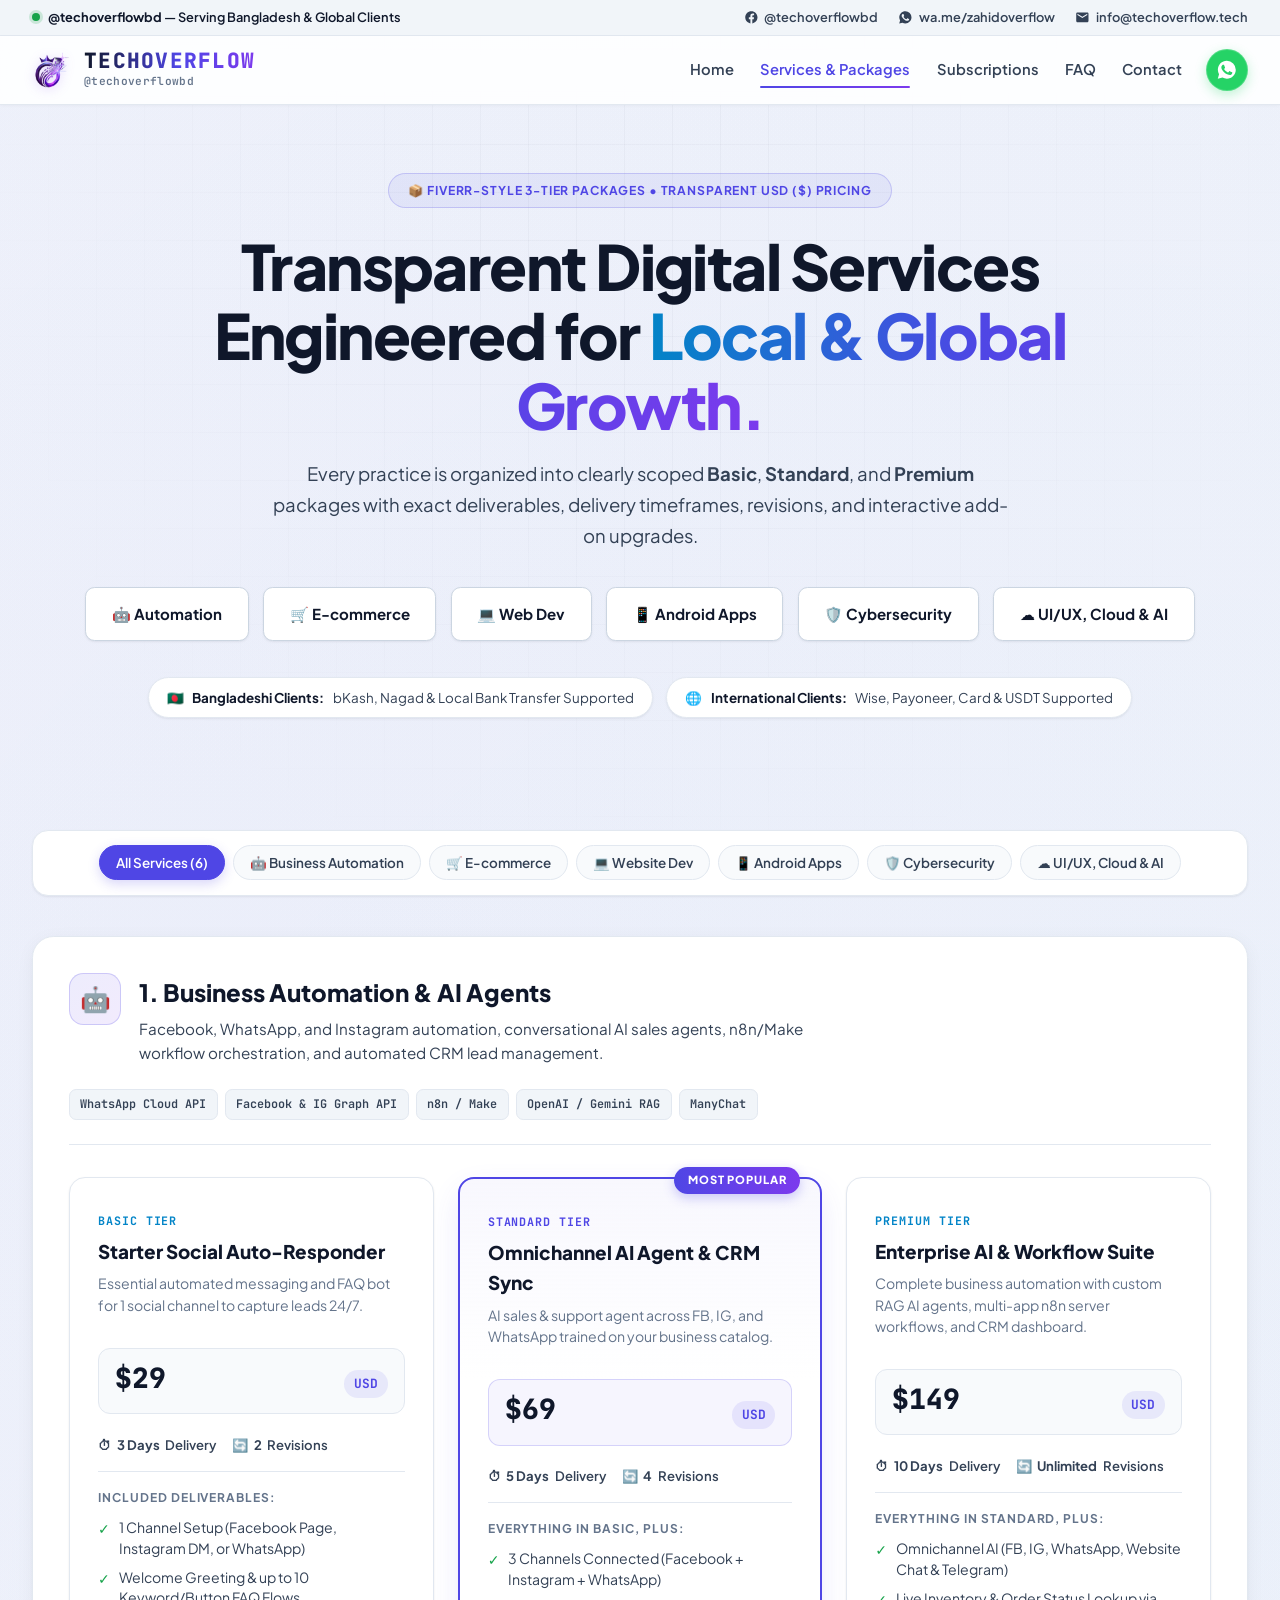
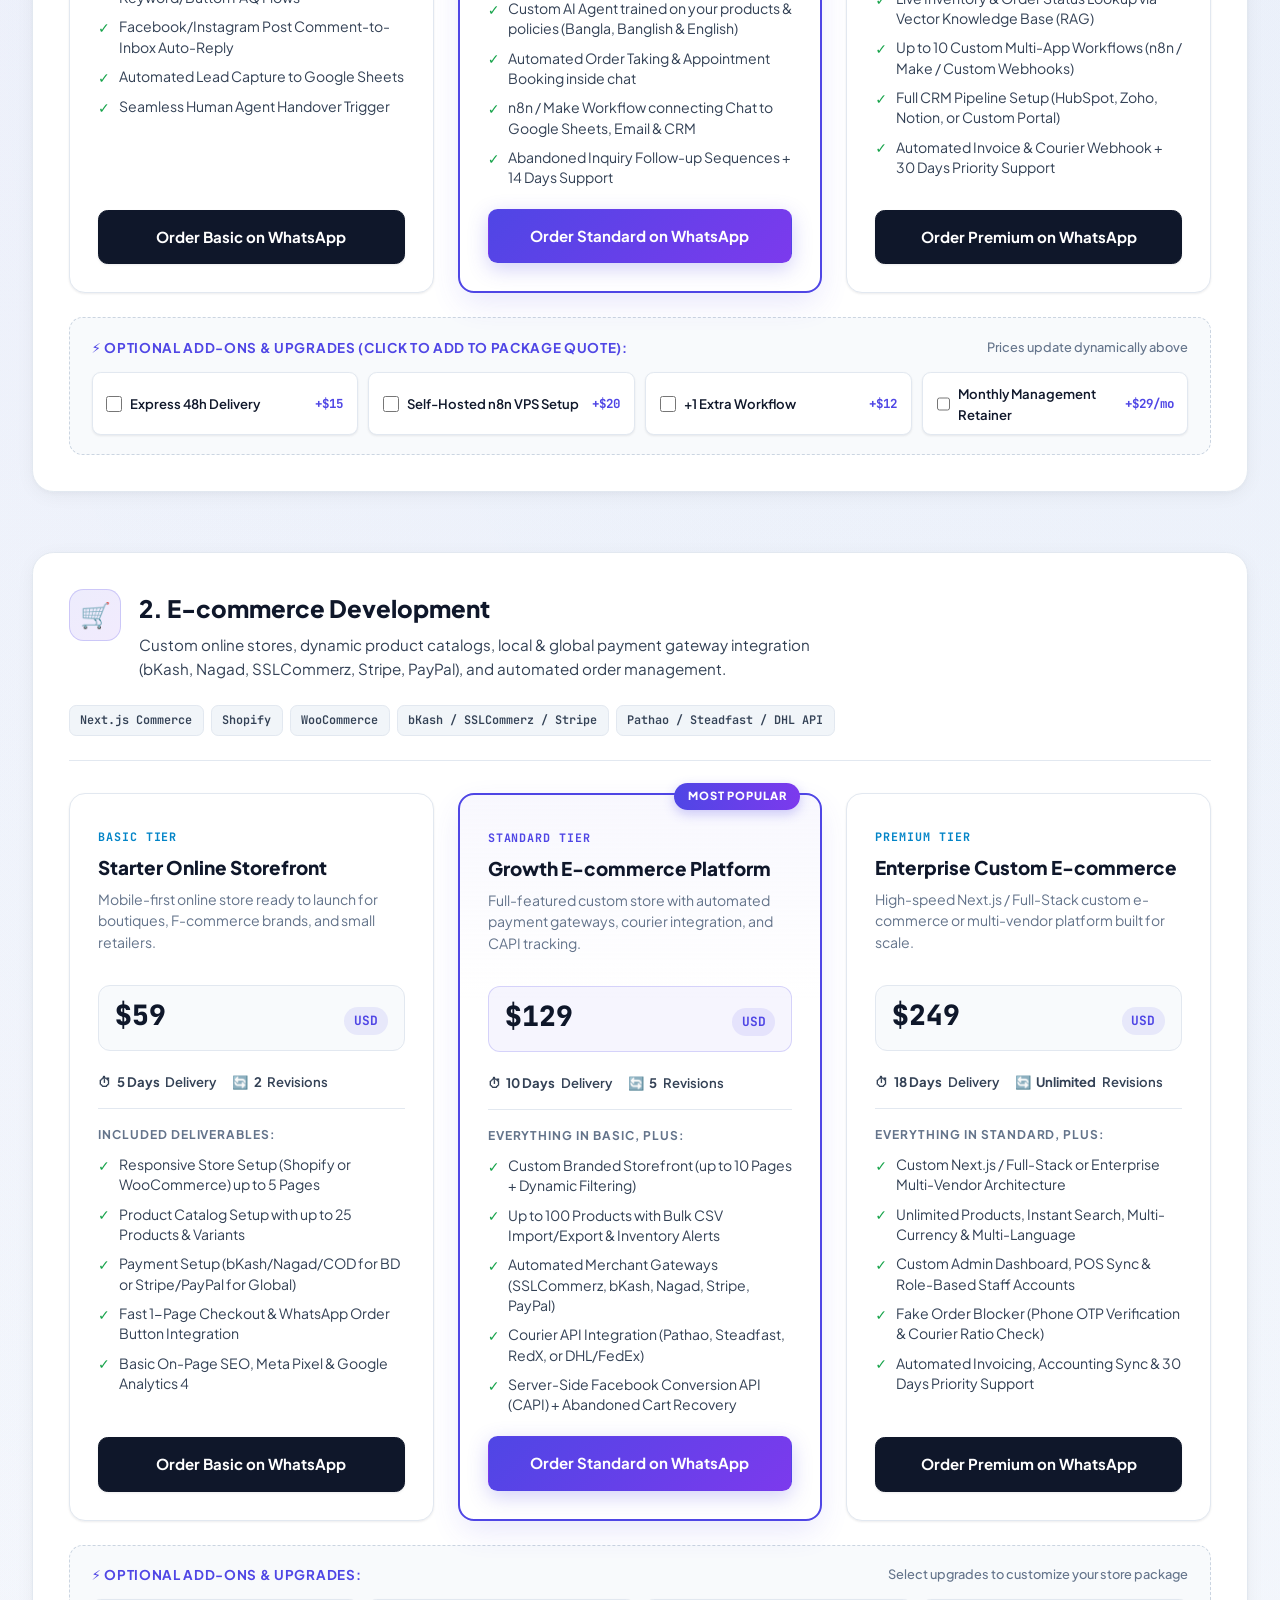
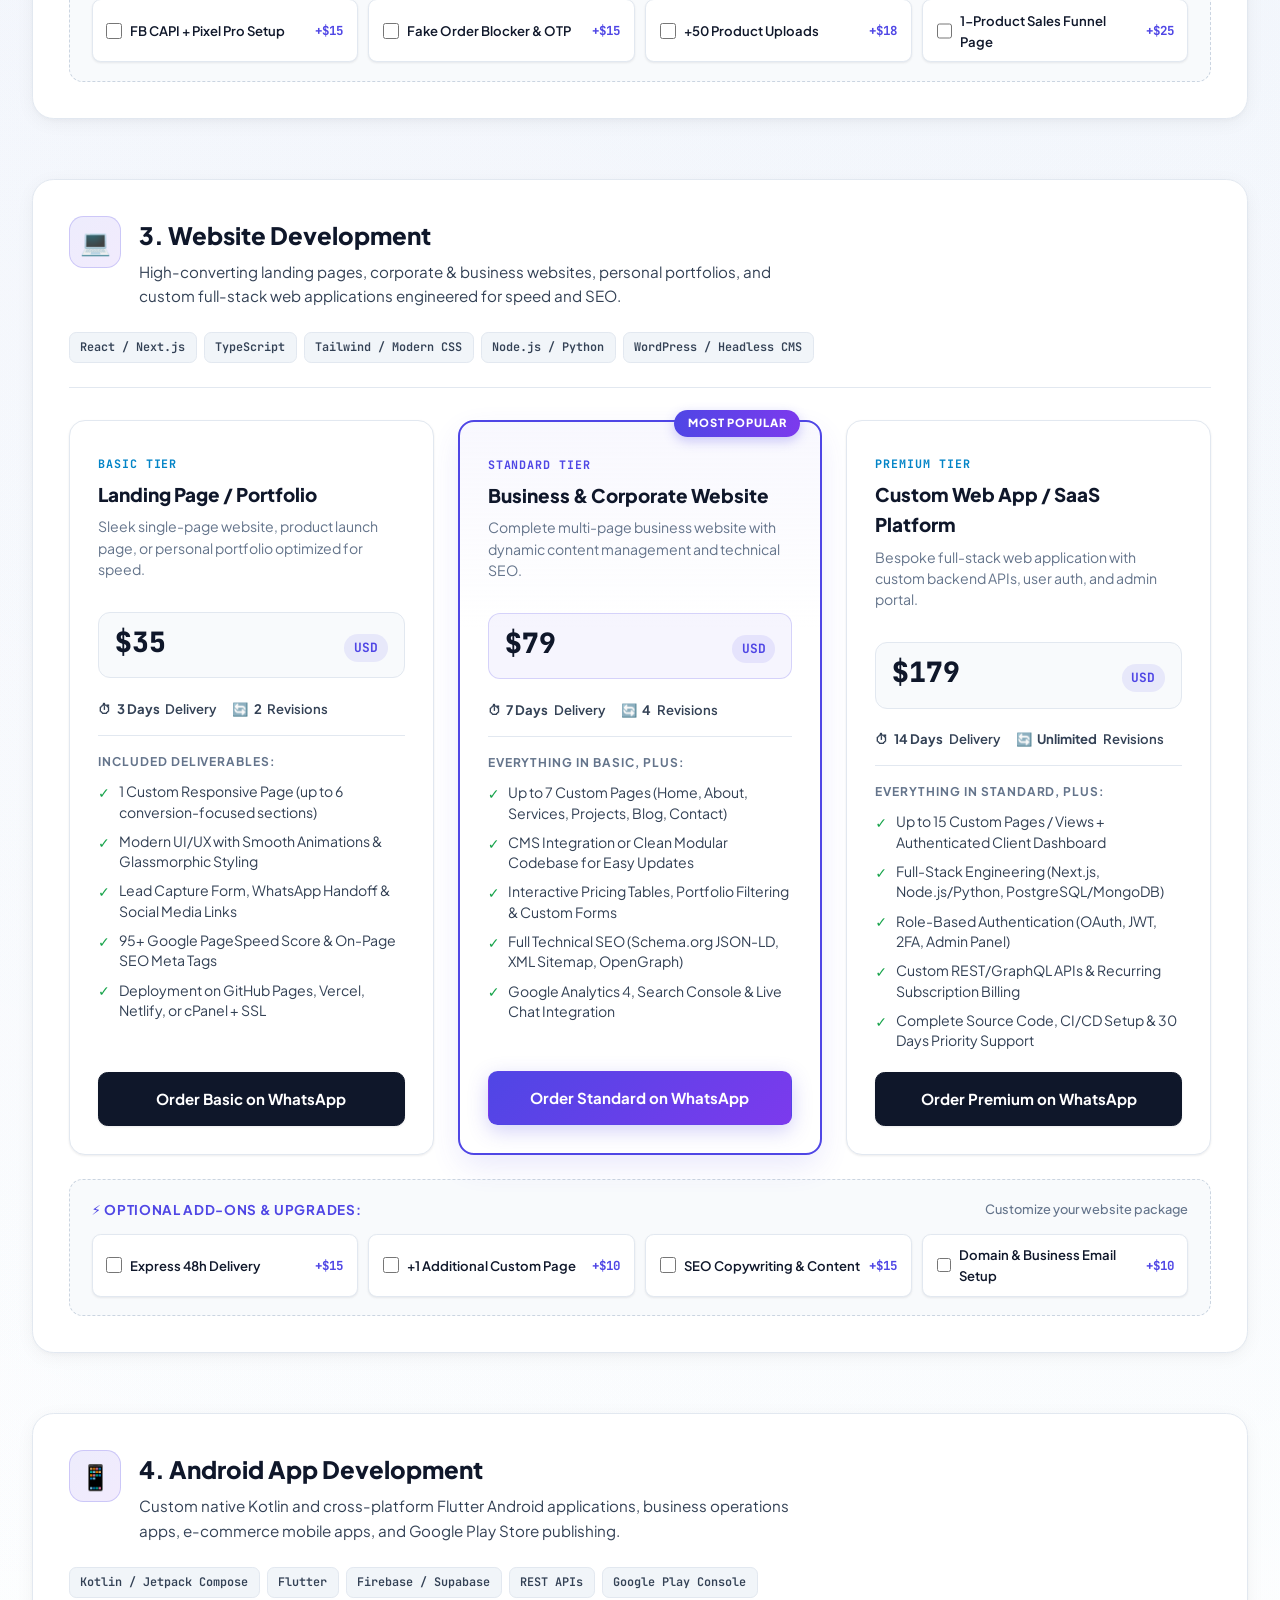
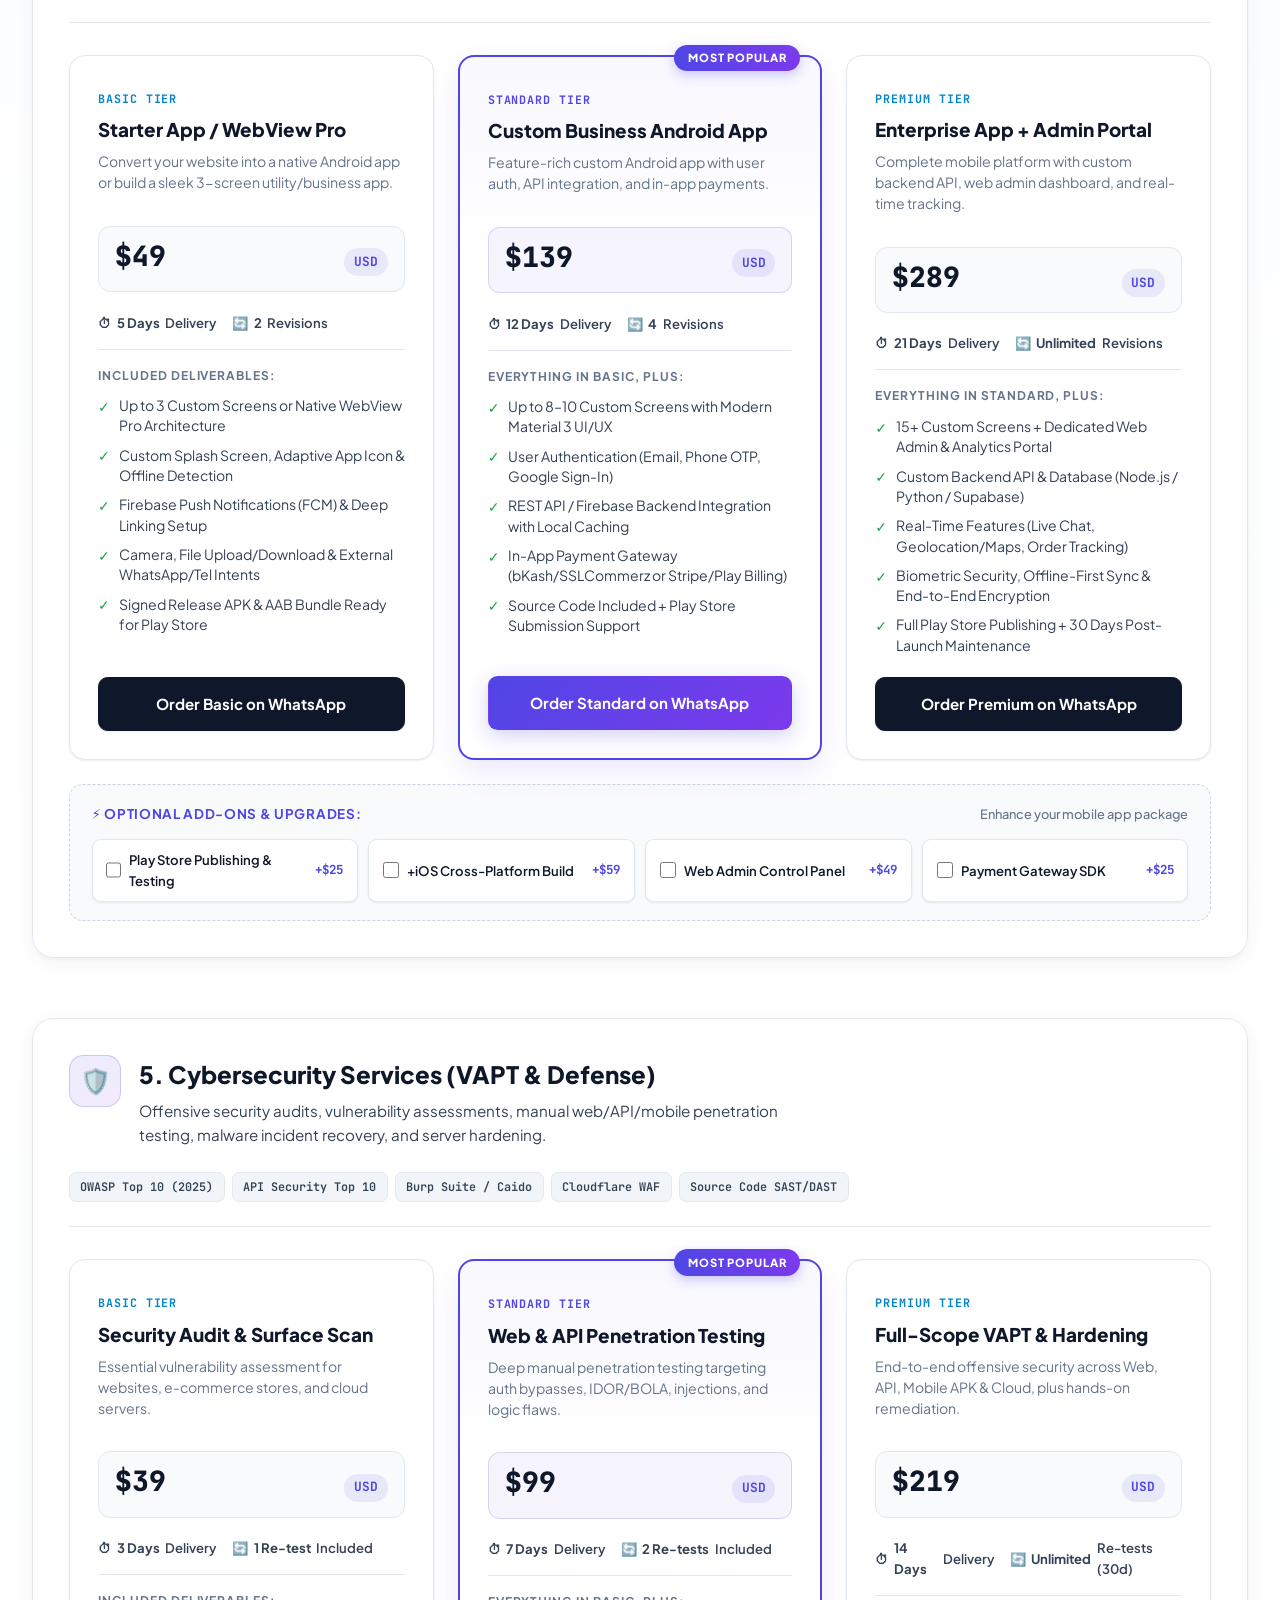
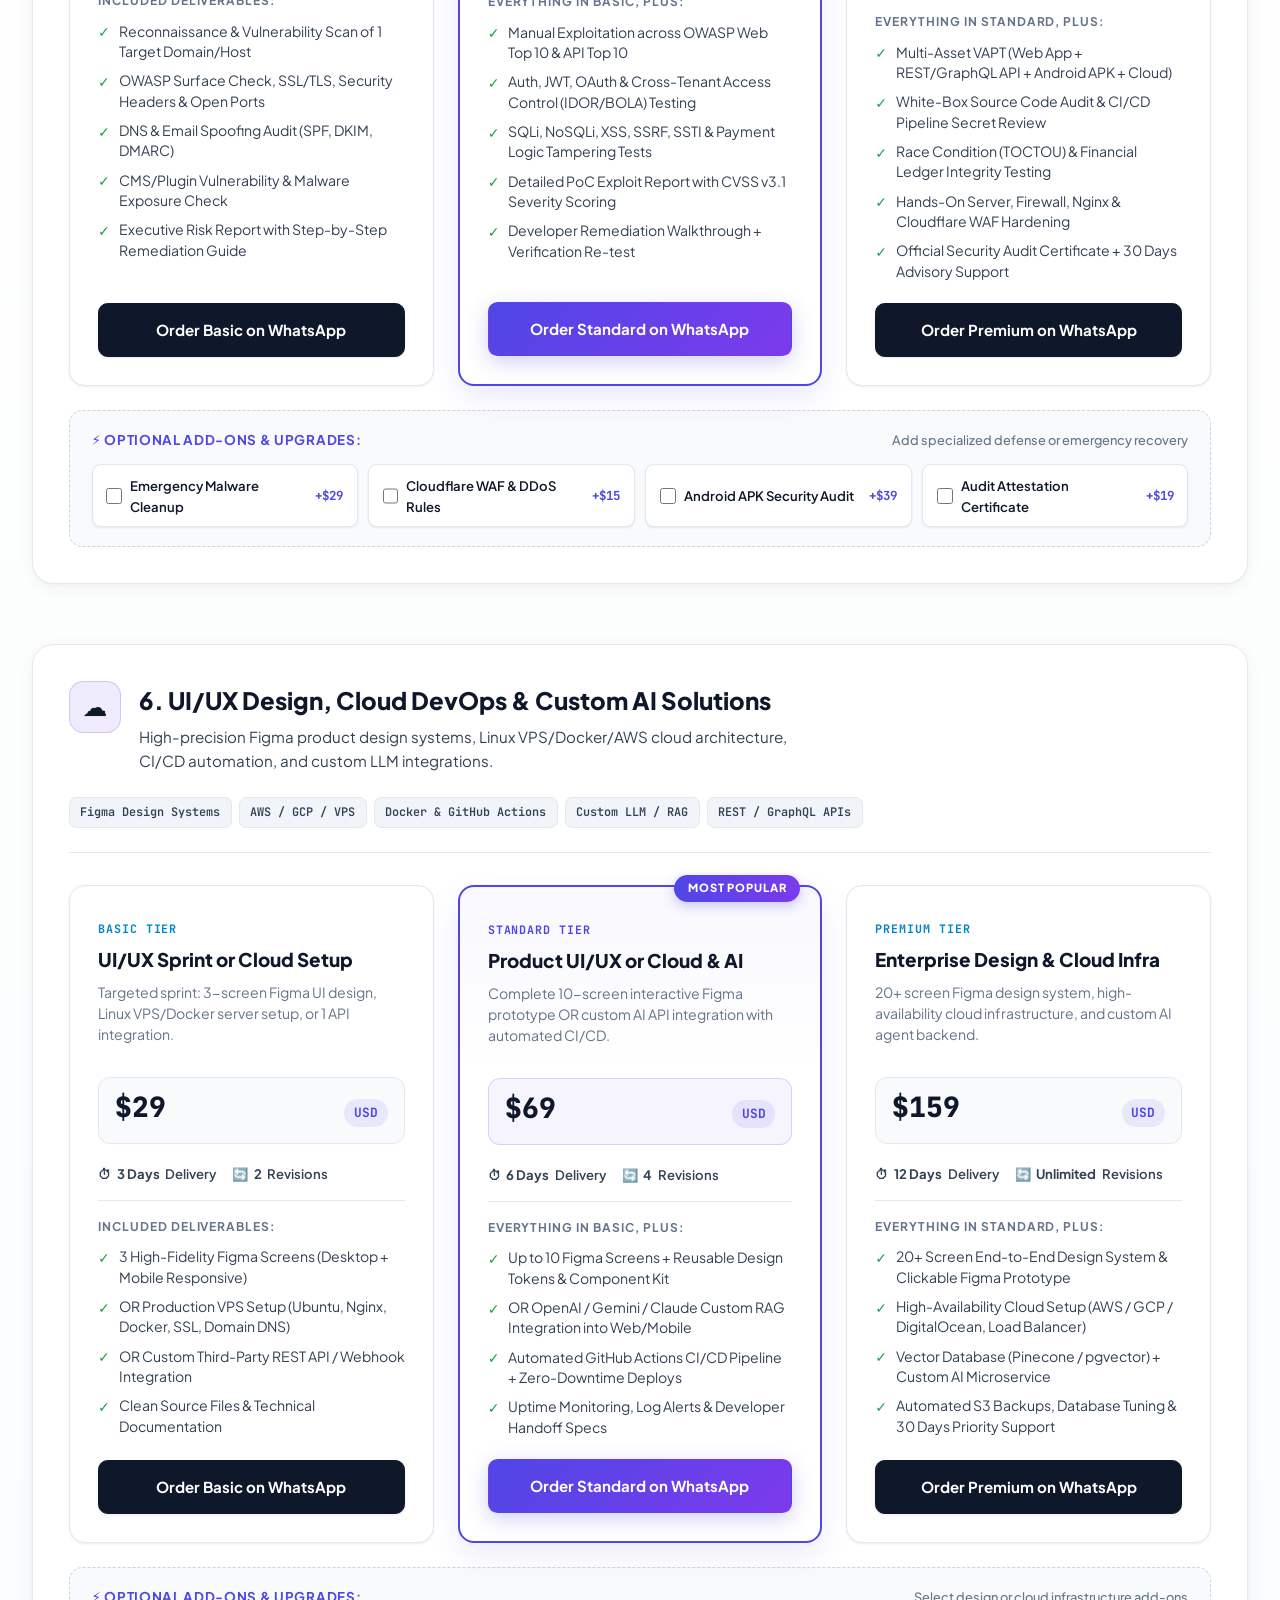
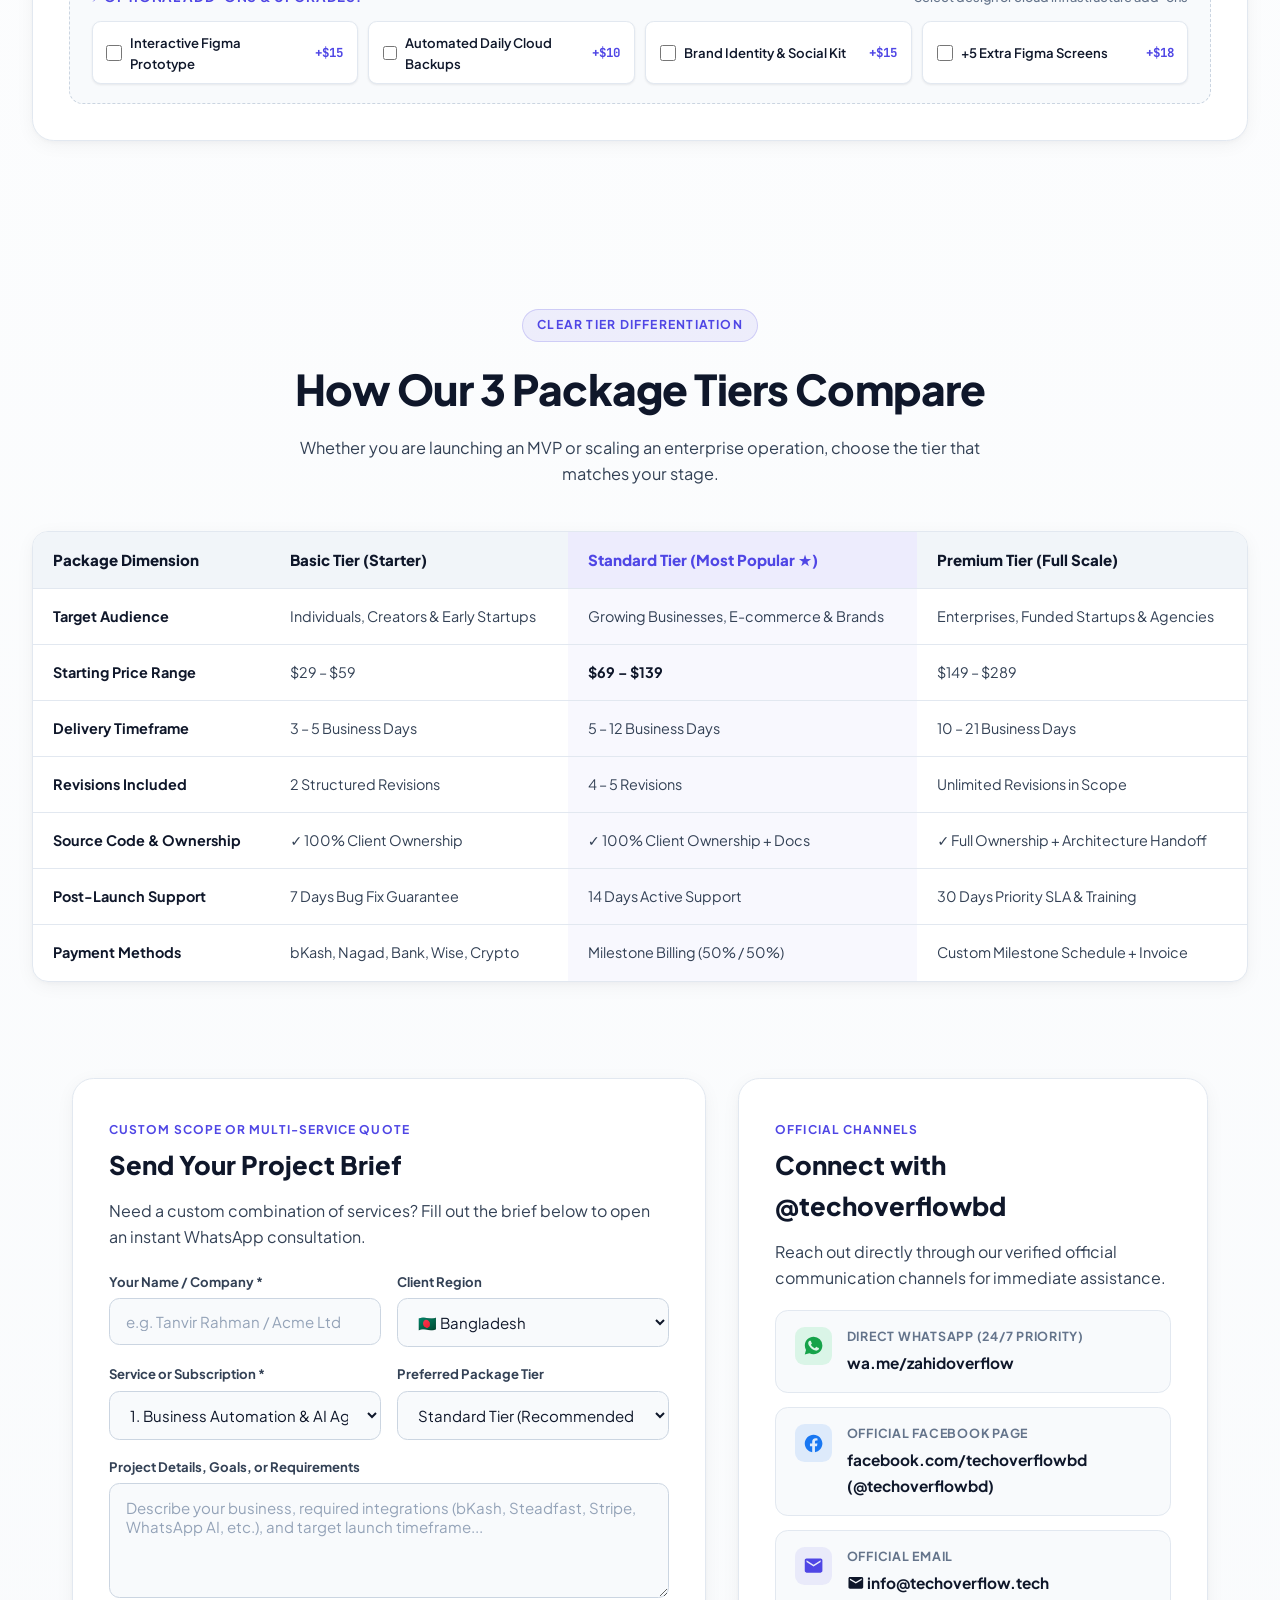
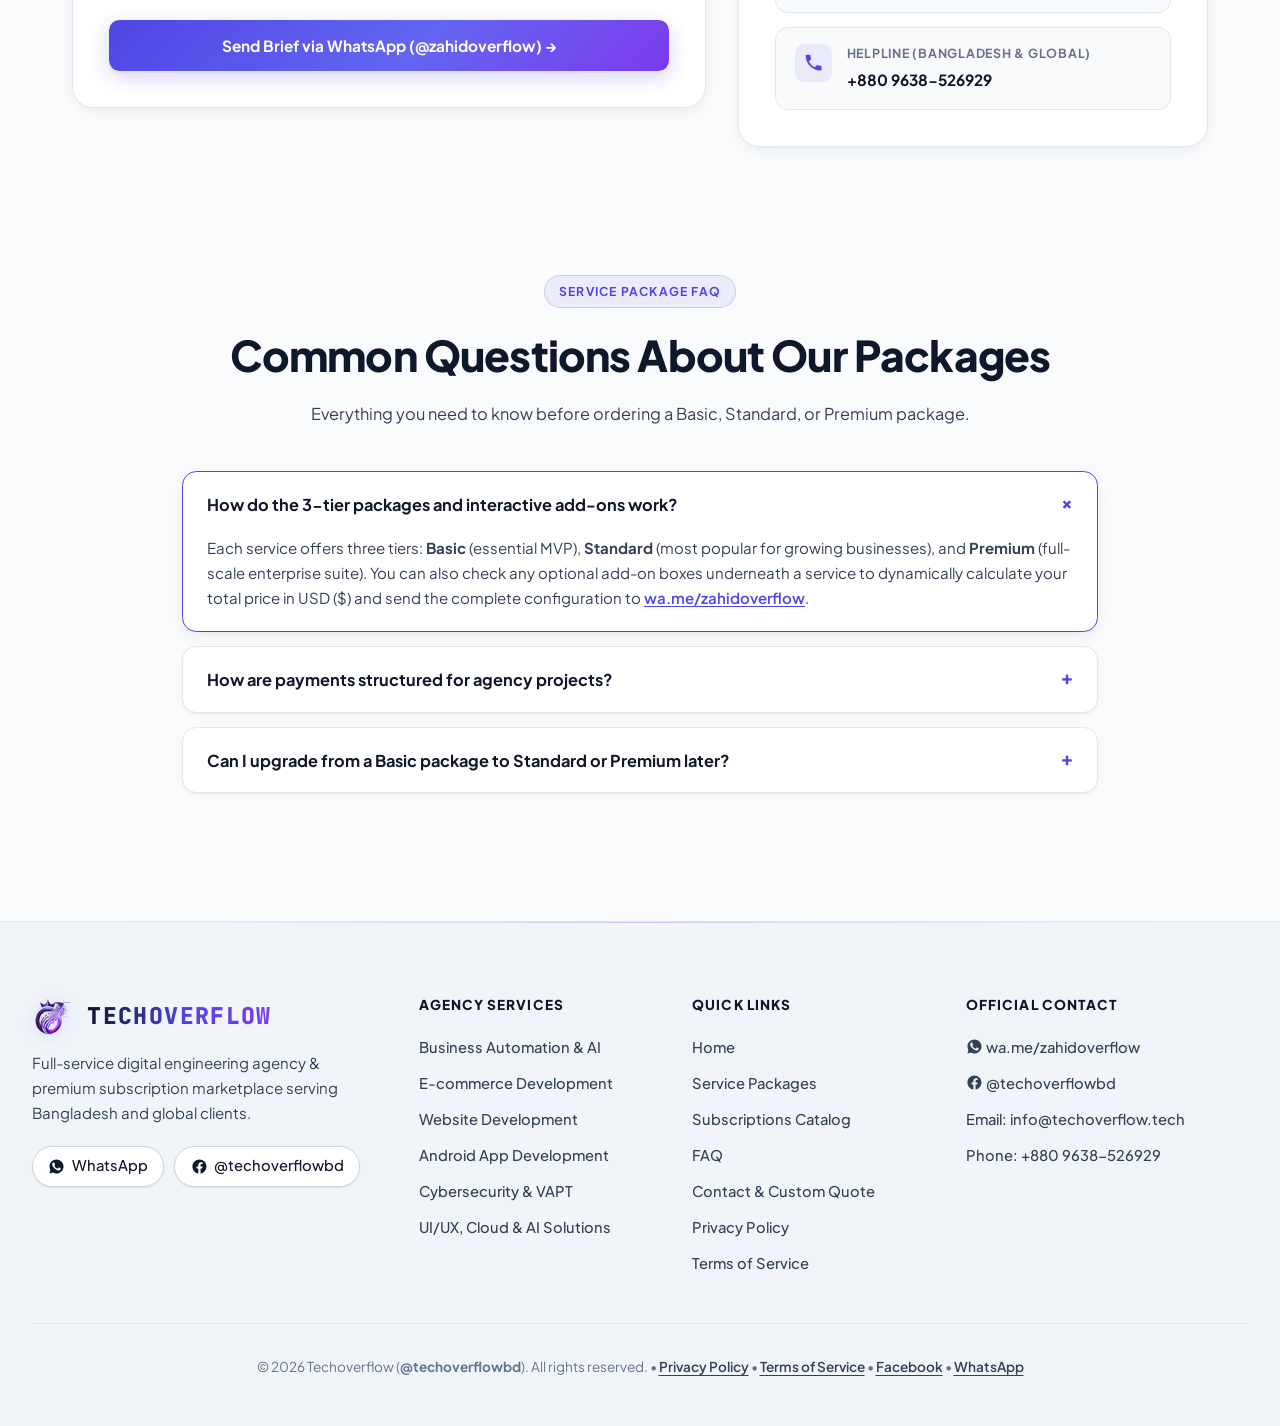
<file: services/index.html>
<!DOCTYPE html>
<html lang="en">

<head>
    <meta charset="UTF-8">
    <meta name="viewport" content="width=device-width, initial-scale=1.0">
    <meta name="description" content="Techoverflow (@techoverflowbd) Services & 3-Tier Packages — Business Automation, E-commerce, Website Development, Android App Development, Cybersecurity VAPT, and Cloud/AI Solutions in USD ($).">
    <title>Services &amp; 3-Tier Packages — Techoverflow (@techoverflowbd)</title>
    <link rel="canonical" href="https://techoverflow.tech/services">
    <meta property="og:title" content="Services &amp; 3-Tier Packages — Techoverflow (@techoverflowbd)">
    <meta property="og:description" content="Explore Basic, Standard, and Premium Fiverr-style service packages for Business Automation, E-commerce, Web, Android Apps, and Cybersecurity in USD ($).">
    <meta property="og:type" content="website">
    <meta property="og:url" content="https://techoverflow.tech/services">
    <meta property="og:image" content="https://techoverflow.tech/assets/images/og-cover.svg">
    <meta name="twitter:card" content="summary_large_image">
    <meta name="theme-color" content="#F8FAFC">
    <link rel="icon" type="image/svg+xml" href="/assets/icons/logo.svg">
    <link rel="icon" type="image/png" sizes="32x32" href="/assets/icons/favicon-32x32.png">
    <link rel="icon" type="image/png" sizes="16x16" href="/assets/icons/favicon-16x16.png">
    <link rel="shortcut icon" href="/assets/icons/favicon.ico">
    <link rel="apple-touch-icon" sizes="180x180" href="/assets/icons/apple-touch-icon.png">
    <link rel="manifest" href="/assets/icons/site.webmanifest">
    <link rel="stylesheet" href="/style.css?v=4.0">
</head>

<body>
    <!-- Top Identity & Quick Contact Bar -->
    <div class="top-bar">
        <div class="top-bar__inner">
            <div class="top-bar__badge">
                <span class="status-dot"></span>
                <span><strong>@techoverflowbd</strong> &mdash; Serving Bangladesh &amp; Global Clients</span>
            </div>
            <div class="top-bar__links">
                <a href="https://facebook.com/techoverflowbd" target="_blank" rel="noopener noreferrer"><svg class="icon-svg" viewBox="0 0 24 24" aria-hidden="true"><path d="M22 12c0-5.523-4.477-10-10-10S2 6.477 2 12c0 4.991 3.657 9.128 8.438 9.878v-6.987h-2.54V12h2.54V9.797c0-2.506 1.492-3.89 3.777-3.89 1.094 0 2.238.195 2.238.195v2.46h-1.26c-1.243 0-1.63.771-1.63 1.562V12h2.773l-.443 2.89h-2.33v6.988C18.343 21.128 22 16.991 22 12z"/></svg> <span>@techoverflowbd</span></a>
                <a href="https://wa.me/zahidoverflow" target="_blank" rel="noopener noreferrer"><svg class="icon-svg" viewBox="0 0 24 24" aria-hidden="true"><path d="M12.031 2c-5.516 0-9.969 4.453-9.969 9.969 0 1.758.459 3.474 1.332 4.988L2 22l5.182-1.359a9.927 9.927 0 0 0 4.849 1.266h.004c5.515 0 9.965-4.452 9.965-9.969A9.907 9.907 0 0 0 19.08 4.92 9.905 9.905 0 0 0 12.031 2zm5.822 14.262c-.246.693-1.425 1.326-1.988 1.41-.513.076-1.163.108-1.877-.119-.434-.138-.99-.322-1.703-.63-2.996-1.293-4.953-4.31-5.103-4.51-.149-.2-1.218-1.621-1.218-3.092 0-1.471.77-2.194 1.044-2.494.274-.3.598-.375.797-.375.199 0 .399.002.573.01.184.009.43-.07.673.514.249.599.847 2.07.921 2.22.075.15.125.324.025.524-.1.2-.15.324-.299.499-.15.175-.314.39-.449.524-.15.15-.305.312-.131.612.174.299.774 1.277 1.662 2.069 1.142 1.018 2.104 1.334 2.403 1.483.299.15.474.125.649-.075.174-.2.748-.873.947-1.172.2-.299.399-.25.673-.15.274.1 1.745.823 2.044.973.299.15.499.224.573.349.075.125.075.723-.171 1.416z"/></svg> <span>wa.me/zahidoverflow</span></a>
                <a href="mailto:info@techoverflow.tech"><svg class="icon-svg" viewBox="0 0 24 24" aria-hidden="true"><path d="M20 4H4c-1.1 0-1.99.9-1.99 2L2 18c0 1.1.9 2 2 2h16c1.1 0 2-.9 2-2V6c0-1.1-.9-2-2-2zm0 4-8 5-8-5V6l8 5 8-5v2z"/></svg> <span>info@techoverflow.tech</span></a>
            </div>
        </div>
    </div>

    <!-- Main Sticky Header -->
    <header class="site-header">
        <div class="header-inner">
            <a href="/" class="brand" aria-label="Techoverflow Home">
                <img src="/assets/images/logo.png" alt="Techoverflow Logo" class="brand-logo" width="40" height="40">
                <div class="brand-text">
                    <strong>Techoverflow</strong>
                    <span class="brand-handle">@techoverflowbd</span>
                </div>
            </a>

            <nav class="site-nav" aria-label="Primary">
                <a href="/">Home</a>
                <a href="/services" class="active">Services &amp; Packages</a>
                <a href="/products">Subscriptions</a>
                <a href="#faq">FAQ</a>
                <a href="/contact">Contact</a>
            </nav>

            <div class="header-actions">
                <a href="https://wa.me/zahidoverflow?text=Hi%20%40techoverflowbd!%20I%27d%20like%20to%20discuss%20a%20service%20package." target="_blank" rel="noopener noreferrer" class="btn-header" aria-label="Chat on WhatsApp" title="Chat on WhatsApp (@zahidoverflow)"><svg class="icon-svg" viewBox="0 0 24 24" aria-hidden="true"><path d="M12.031 2c-5.516 0-9.969 4.453-9.969 9.969 0 1.758.459 3.474 1.332 4.988L2 22l5.182-1.359a9.927 9.927 0 0 0 4.849 1.266h.004c5.515 0 9.965-4.452 9.965-9.969A9.907 9.907 0 0 0 19.08 4.92 9.905 9.905 0 0 0 12.031 2zm5.822 14.262c-.246.693-1.425 1.326-1.988 1.41-.513.076-1.163.108-1.877-.119-.434-.138-.99-.322-1.703-.63-2.996-1.293-4.953-4.31-5.103-4.51-.149-.2-1.218-1.621-1.218-3.092 0-1.471.77-2.194 1.044-2.494.274-.3.598-.375.797-.375.199 0 .399.002.573.01.184.009.43-.07.673.514.249.599.847 2.07.921 2.22.075.15.125.324.025.524-.1.2-.15.324-.299.499-.15.175-.314.39-.449.524-.15.15-.305.312-.131.612.174.299.774 1.277 1.662 2.069 1.142 1.018 2.104 1.334 2.403 1.483.299.15.474.125.649-.075.174-.2.748-.873.947-1.172.2-.299.399-.25.673-.15.274.1 1.745.823 2.044.973.299.15.499.224.573.349.075.125.075.723-.171 1.416z"/></svg></a>
                <button type="button" class="mobile-menu-toggle" aria-label="Toggle Menu" aria-expanded="false">☰</button>
            </div>
        </div>
    </header>

    <main>
        <!-- Services Hero Section -->
        <section class="hero-section">
            <div class="hero-content">
                <div class="hero-badge">
                    <span>📦 FIVERR-STYLE 3-TIER PACKAGES &bull; TRANSPARENT USD ($) PRICING</span>
                </div>
                <h1>Transparent Digital Services Engineered for <span class="text-gradient">Local &amp; Global Growth.</span></h1>
                <p class="hero-subtitle">Every practice is organized into clearly scoped <strong>Basic</strong>, <strong>Standard</strong>, and <strong>Premium</strong> packages with exact deliverables, delivery timeframes, revisions, and interactive add-on upgrades.</p>
                <div class="hero-cta">
                    <a href="#service-automation" class="btn btn-secondary">🤖 Automation</a>
                    <a href="#service-ecommerce" class="btn btn-secondary">🛒 E-commerce</a>
                    <a href="#service-webdev" class="btn btn-secondary">💻 Web Dev</a>
                    <a href="#service-android" class="btn btn-secondary">📱 Android Apps</a>
                    <a href="#service-cybersecurity" class="btn btn-secondary">🛡️ Cybersecurity</a>
                    <a href="#service-solutions" class="btn btn-secondary">☁️ UI/UX, Cloud &amp; AI</a>
                </div>
                <div class="market-Strip">
                    <div class="market-pill">🇧🇩 <strong>Bangladeshi Clients:</strong> bKash, Nagad &amp; Local Bank Transfer Supported</div>
                    <div class="market-pill">🌐 <strong>International Clients:</strong> Wise, Payoneer, Card &amp; USDT Supported</div>
                </div>
            </div>
        </section>

        <!-- Comprehensive Agency Services & 3-Tier Fiverr-Style Packages -->
        <section id="services" class="services-section">
            <!-- Interactive Filter & Currency Bar -->
            <div class="services-controls">
                <div class="service-filter-pills" role="tablist" aria-label="Filter Services by Category">
                    <button type="button" class="filter-pill active" data-service-filter="all">All Services (6)</button>
                    <button type="button" class="filter-pill" data-service-filter="automation">🤖 Business Automation</button>
                    <button type="button" class="filter-pill" data-service-filter="ecommerce">🛒 E-commerce</button>
                    <button type="button" class="filter-pill" data-service-filter="webdev">💻 Website Dev</button>
                    <button type="button" class="filter-pill" data-service-filter="android">📱 Android Apps</button>
                    <button type="button" class="filter-pill" data-service-filter="cybersecurity">🛡️ Cybersecurity</button>
                    <button type="button" class="filter-pill" data-service-filter="solutions">☁️ UI/UX, Cloud &amp; AI</button>
                </div>
            </div>

            <!-- ========================================================== -->
            <!-- SERVICE 1: BUSINESS AUTOMATION & AI AGENTS                 -->
            <!-- ========================================================== -->
            <article id="service-automation" class="service-category-block" data-service-category="automation" data-service-name="Business Automation & AI Agents">
                <div class="service-block-header">
                    <div class="service-block-title">
                        <div class="service-icon-badge" aria-hidden="true">🤖</div>
                        <div>
                            <h3>1. Business Automation &amp; AI Agents</h3>
                            <p>Facebook, WhatsApp, and Instagram automation, conversational AI sales agents, n8n/Make workflow orchestration, and automated CRM lead management.</p>
                        </div>
                    </div>
                    <div class="service-tech-stack">
                        <span class="tech-tag">WhatsApp Cloud API</span>
                        <span class="tech-tag">Facebook &amp; IG Graph API</span>
                        <span class="tech-tag">n8n / Make</span>
                        <span class="tech-tag">OpenAI / Gemini RAG</span>
                        <span class="tech-tag">ManyChat</span>
                    </div>
                </div>

                <div class="mobile-tier-tabs" role="tablist">
                    <button type="button" class="mobile-tier-tab" data-tier-select="Basic">Basic</button>
                    <button type="button" class="mobile-tier-tab active" data-tier-select="Standard">Standard ★</button>
                    <button type="button" class="mobile-tier-tab" data-tier-select="Premium">Premium</button>
                </div>

                <div class="package-tiers-grid">
                    <!-- BASIC -->
                    <div class="package-card" data-tier="Basic" data-package-title="Starter Social Auto-Responder" data-usd="29" data-delivery="3 Days" data-tier-hidden="true">
                        <div class="package-tier-Header">
                            <span class="tier-badge">Basic Tier</span>
                            <h4 class="package-name">Starter Social Auto-Responder</h4>
                            <p class="package-desc">Essential automated messaging and FAQ bot for 1 social channel to capture leads 24/7.</p>
                        </div>
                        <div class="package-pricing">
                            <span class="price-primary">$29</span>
                            <span class="price-secondary">USD</span>
                        </div>
                        <div class="package-meta">
                            <span>⏱ <strong>3 Days</strong> Delivery</span>
                            <span>🔄 <strong>2</strong> Revisions</span>
                        </div>
                        <p class="package-features-title">Included Deliverables:</p>
                        <ul class="package-features">
                            <li>1 Channel Setup (Facebook Page, Instagram DM, or WhatsApp)</li>
                            <li>Welcome Greeting &amp; up to 10 Keyword/Button FAQ Flows</li>
                            <li>Facebook/Instagram Post Comment-to-Inbox Auto-Reply</li>
                            <li>Automated Lead Capture to Google Sheets</li>
                            <li>Seamless Human Agent Handover Trigger</li>
                        </ul>
                        <a href="https://wa.me/zahidoverflow" target="_blank" rel="noopener noreferrer" class="btn btn-buy package-order-btn">Order Basic on WhatsApp</a>
                    </div>

                    <!-- STANDARD -->
                    <div class="package-card package-card--popular" data-tier="Standard" data-package-title="Omnichannel AI Agent & Lead Pipeline" data-usd="69" data-delivery="5 Days">
                        <span class="popular-ribbon">Most Popular</span>
                        <div class="package-tier-Header">
                            <span class="tier-badge">Standard Tier</span>
                            <h4 class="package-name">Omnichannel AI Agent &amp; CRM Sync</h4>
                            <p class="package-desc">AI sales &amp; support agent across FB, IG, and WhatsApp trained on your business catalog.</p>
                        </div>
                        <div class="package-pricing">
                            <span class="price-primary">$69</span>
                            <span class="price-secondary">USD</span>
                        </div>
                        <div class="package-meta">
                            <span>⏱ <strong>5 Days</strong> Delivery</span>
                            <span>🔄 <strong>4</strong> Revisions</span>
                        </div>
                        <p class="package-features-title">Everything in Basic, plus:</p>
                        <ul class="package-features">
                            <li>3 Channels Connected (Facebook + Instagram + WhatsApp)</li>
                            <li>Custom AI Agent trained on your products &amp; policies (Bangla, Banglish &amp; English)</li>
                            <li>Automated Order Taking &amp; Appointment Booking inside chat</li>
                            <li>n8n / Make Workflow connecting Chat to Google Sheets, Email &amp; CRM</li>
                            <li>Abandoned Inquiry Follow-up Sequences + 14 Days Support</li>
                        </ul>
                        <a href="https://wa.me/zahidoverflow" target="_blank" rel="noopener noreferrer" class="btn btn-tier-popular package-order-btn">Order Standard on WhatsApp</a>
                    </div>

                    <!-- PREMIUM -->
                    <div class="package-card" data-tier="Premium" data-package-title="Enterprise AI Ecosystem & Full Workflow" data-usd="149" data-delivery="10 Days" data-tier-hidden="true">
                        <div class="package-tier-Header">
                            <span class="tier-badge">Premium Tier</span>
                            <h4 class="package-name">Enterprise AI &amp; Workflow Suite</h4>
                            <p class="package-desc">Complete business automation with custom RAG AI agents, multi-app n8n server workflows, and CRM dashboard.</p>
                        </div>
                        <div class="package-pricing">
                            <span class="price-primary">$149</span>
                            <span class="price-secondary">USD</span>
                        </div>
                        <div class="package-meta">
                            <span>⏱ <strong>10 Days</strong> Delivery</span>
                            <span>🔄 <strong>Unlimited</strong> Revisions</span>
                        </div>
                        <p class="package-features-title">Everything in Standard, plus:</p>
                        <ul class="package-features">
                            <li>Omnichannel AI (FB, IG, WhatsApp, Website Chat &amp; Telegram)</li>
                            <li>Live Inventory &amp; Order Status Lookup via Vector Knowledge Base (RAG)</li>
                            <li>Up to 10 Custom Multi-App Workflows (n8n / Make / Custom Webhooks)</li>
                            <li>Full CRM Pipeline Setup (HubSpot, Zoho, Notion, or Custom Portal)</li>
                            <li>Automated Invoice &amp; Courier Webhook + 30 Days Priority Support</li>
                        </ul>
                        <a href="https://wa.me/zahidoverflow" target="_blank" rel="noopener noreferrer" class="btn btn-buy package-order-btn">Order Premium on WhatsApp</a>
                    </div>
                </div>

                <!-- Interactive Add-ons -->
                <div class="service-addons-bar">
                    <div class="addons-header">
                        <strong>⚡ Optional Add-ons &amp; Upgrades (Click to add to package quote):</strong>
                        <span>Prices update dynamically above</span>
                    </div>
                    <div class="addons-grid">
                        <label class="addon-label">
                            <span class="addon-info">
                                <input type="checkbox" class="addon-checkbox" data-addon-name="Express 48h Delivery" data-usd="15">
                                <span>Express 48h Delivery</span>
                            </span>
                            <span class="addon-price" data-usd="15">+$15</span>
                        </label>
                        <label class="addon-label">
                            <span class="addon-info">
                                <input type="checkbox" class="addon-checkbox" data-addon-name="Self-Hosted n8n Cloud Server Setup" data-usd="20">
                                <span>Self-Hosted n8n VPS Setup</span>
                            </span>
                            <span class="addon-price" data-usd="20">+$20</span>
                        </label>
                        <label class="addon-label">
                            <span class="addon-info">
                                <input type="checkbox" class="addon-checkbox" data-addon-name="Extra Custom Automation Workflow" data-usd="12">
                                <span>+1 Extra Workflow</span>
                            </span>
                            <span class="addon-price" data-usd="12">+$12</span>
                        </label>
                        <label class="addon-label">
                            <span class="addon-info">
                                <input type="checkbox" class="addon-checkbox" data-addon-name="Monthly AI & Workflow Retainer" data-usd="29">
                                <span>Monthly Management Retainer</span>
                            </span>
                            <span class="addon-price" data-usd="29" data-suffix="/mo">+$29/mo</span>
                        </label>
                    </div>
                </div>
            </article>

            <!-- ========================================================== -->
            <!-- SERVICE 2: E-COMMERCE DEVELOPMENT                          -->
            <!-- ========================================================== -->
            <article id="service-ecommerce" class="service-category-block" data-service-category="ecommerce" data-service-name="E-commerce Development">
                <div class="service-block-header">
                    <div class="service-block-title">
                        <div class="service-icon-badge" aria-hidden="true">🛒</div>
                        <div>
                            <h3>2. E-commerce Development</h3>
                            <p>Custom online stores, dynamic product catalogs, local &amp; global payment gateway integration (bKash, Nagad, SSLCommerz, Stripe, PayPal), and automated order management.</p>
                        </div>
                    </div>
                    <div class="service-tech-stack">
                        <span class="tech-tag">Next.js Commerce</span>
                        <span class="tech-tag">Shopify</span>
                        <span class="tech-tag">WooCommerce</span>
                        <span class="tech-tag">bKash / SSLCommerz / Stripe</span>
                        <span class="tech-tag">Pathao / Steadfast / DHL API</span>
                    </div>
                </div>

                <div class="mobile-tier-tabs" role="tablist">
                    <button type="button" class="mobile-tier-tab" data-tier-select="Basic">Basic</button>
                    <button type="button" class="mobile-tier-tab active" data-tier-select="Standard">Standard ★</button>
                    <button type="button" class="mobile-tier-tab" data-tier-select="Premium">Premium</button>
                </div>

                <div class="package-tiers-grid">
                    <!-- BASIC -->
                    <div class="package-card" data-tier="Basic" data-package-title="Starter Online Storefront" data-usd="59" data-delivery="5 Days" data-tier-hidden="true">
                        <div class="package-tier-Header">
                            <span class="tier-badge">Basic Tier</span>
                            <h4 class="package-name">Starter Online Storefront</h4>
                            <p class="package-desc">Mobile-first online store ready to launch for boutiques, F-commerce brands, and small retailers.</p>
                        </div>
                        <div class="package-pricing">
                            <span class="price-primary">$59</span>
                            <span class="price-secondary">USD</span>
                        </div>
                        <div class="package-meta">
                            <span>⏱ <strong>5 Days</strong> Delivery</span>
                            <span>🔄 <strong>2</strong> Revisions</span>
                        </div>
                        <p class="package-features-title">Included Deliverables:</p>
                        <ul class="package-features">
                            <li>Responsive Store Setup (Shopify or WooCommerce) up to 5 Pages</li>
                            <li>Product Catalog Setup with up to 25 Products &amp; Variants</li>
                            <li>Payment Setup (bKash/Nagad/COD for BD or Stripe/PayPal for Global)</li>
                            <li>Fast 1-Page Checkout &amp; WhatsApp Order Button Integration</li>
                            <li>Basic On-Page SEO, Meta Pixel &amp; Google Analytics 4</li>
                        </ul>
                        <a href="https://wa.me/zahidoverflow" target="_blank" rel="noopener noreferrer" class="btn btn-buy package-order-btn">Order Basic on WhatsApp</a>
                    </div>

                    <!-- STANDARD -->
                    <div class="package-card package-card--popular" data-tier="Standard" data-package-title="Growth E-commerce Platform" data-usd="129" data-delivery="10 Days">
                        <span class="popular-ribbon">Most Popular</span>
                        <div class="package-tier-Header">
                            <span class="tier-badge">Standard Tier</span>
                            <h4 class="package-name">Growth E-commerce Platform</h4>
                            <p class="package-desc">Full-featured custom store with automated payment gateways, courier integration, and CAPI tracking.</p>
                        </div>
                        <div class="package-pricing">
                            <span class="price-primary">$129</span>
                            <span class="price-secondary">USD</span>
                        </div>
                        <div class="package-meta">
                            <span>⏱ <strong>10 Days</strong> Delivery</span>
                            <span>🔄 <strong>5</strong> Revisions</span>
                        </div>
                        <p class="package-features-title">Everything in Basic, plus:</p>
                        <ul class="package-features">
                            <li>Custom Branded Storefront (up to 10 Pages + Dynamic Filtering)</li>
                            <li>Up to 100 Products with Bulk CSV Import/Export &amp; Inventory Alerts</li>
                            <li>Automated Merchant Gateways (SSLCommerz, bKash, Nagad, Stripe, PayPal)</li>
                            <li>Courier API Integration (Pathao, Steadfast, RedX, or DHL/FedEx)</li>
                            <li>Server-Side Facebook Conversion API (CAPI) + Abandoned Cart Recovery</li>
                        </ul>
                        <a href="https://wa.me/zahidoverflow" target="_blank" rel="noopener noreferrer" class="btn btn-tier-popular package-order-btn">Order Standard on WhatsApp</a>
                    </div>

                    <!-- PREMIUM -->
                    <div class="package-card" data-tier="Premium" data-package-title="Enterprise Headless E-commerce Ecosystem" data-usd="249" data-delivery="18 Days" data-tier-hidden="true">
                        <div class="package-tier-Header">
                            <span class="tier-badge">Premium Tier</span>
                            <h4 class="package-name">Enterprise Custom E-commerce</h4>
                            <p class="package-desc">High-speed Next.js / Full-Stack custom e-commerce or multi-vendor platform built for scale.</p>
                        </div>
                        <div class="package-pricing">
                            <span class="price-primary">$249</span>
                            <span class="price-secondary">USD</span>
                        </div>
                        <div class="package-meta">
                            <span>⏱ <strong>18 Days</strong> Delivery</span>
                            <span>🔄 <strong>Unlimited</strong> Revisions</span>
                        </div>
                        <p class="package-features-title">Everything in Standard, plus:</p>
                        <ul class="package-features">
                            <li>Custom Next.js / Full-Stack or Enterprise Multi-Vendor Architecture</li>
                            <li>Unlimited Products, Instant Search, Multi-Currency &amp; Multi-Language</li>
                            <li>Custom Admin Dashboard, POS Sync &amp; Role-Based Staff Accounts</li>
                            <li>Fake Order Blocker (Phone OTP Verification &amp; Courier Ratio Check)</li>
                            <li>Automated Invoicing, Accounting Sync &amp; 30 Days Priority Support</li>
                        </ul>
                        <a href="https://wa.me/zahidoverflow" target="_blank" rel="noopener noreferrer" class="btn btn-buy package-order-btn">Order Premium on WhatsApp</a>
                    </div>
                </div>

                <!-- Interactive Add-ons -->
                <div class="service-addons-bar">
                    <div class="addons-header">
                        <strong>⚡ Optional Add-ons &amp; Upgrades:</strong>
                        <span>Select upgrades to customize your store package</span>
                    </div>
                    <div class="addons-grid">
                        <label class="addon-label">
                            <span class="addon-info">
                                <input type="checkbox" class="addon-checkbox" data-addon-name="Server-Side Facebook CAPI + GA4 Setup" data-usd="15">
                                <span>FB CAPI + Pixel Pro Setup</span>
                            </span>
                            <span class="addon-price" data-usd="15">+$15</span>
                        </label>
                        <label class="addon-label">
                            <span class="addon-info">
                                <input type="checkbox" class="addon-checkbox" data-addon-name="Fake Order Blocker & OTP Verification" data-usd="15">
                                <span>Fake Order Blocker &amp; OTP</span>
                            </span>
                            <span class="addon-price" data-usd="15">+$15</span>
                        </label>
                        <label class="addon-label">
                            <span class="addon-info">
                                <input type="checkbox" class="addon-checkbox" data-addon-name="50 Extra SEO Product Uploads" data-usd="18">
                                <span>+50 Product Uploads</span>
                            </span>
                            <span class="addon-price" data-usd="18">+$18</span>
                        </label>
                        <label class="addon-label">
                            <span class="addon-info">
                                <input type="checkbox" class="addon-checkbox" data-addon-name="High-Converting Sales Funnel Page" data-usd="25">
                                <span>1-Product Sales Funnel Page</span>
                            </span>
                            <span class="addon-price" data-usd="25">+$25</span>
                        </label>
                    </div>
                </div>
            </article>

            <!-- ========================================================== -->
            <!-- SERVICE 3: WEBSITE DEVELOPMENT                             -->
            <!-- ========================================================== -->
            <article id="service-webdev" class="service-category-block" data-service-category="webdev" data-service-name="Website Development">
                <div class="service-block-header">
                    <div class="service-block-title">
                        <div class="service-icon-badge" aria-hidden="true">💻</div>
                        <div>
                            <h3>3. Website Development</h3>
                            <p>High-converting landing pages, corporate &amp; business websites, personal portfolios, and custom full-stack web applications engineered for speed and SEO.</p>
                        </div>
                    </div>
                    <div class="service-tech-stack">
                        <span class="tech-tag">React / Next.js</span>
                        <span class="tech-tag">TypeScript</span>
                        <span class="tech-tag">Tailwind / Modern CSS</span>
                        <span class="tech-tag">Node.js / Python</span>
                        <span class="tech-tag">WordPress / Headless CMS</span>
                    </div>
                </div>

                <div class="mobile-tier-tabs" role="tablist">
                    <button type="button" class="mobile-tier-tab" data-tier-select="Basic">Basic</button>
                    <button type="button" class="mobile-tier-tab active" data-tier-select="Standard">Standard ★</button>
                    <button type="button" class="mobile-tier-tab" data-tier-select="Premium">Premium</button>
                </div>

                <div class="package-tiers-grid">
                    <!-- BASIC -->
                    <div class="package-card" data-tier="Basic" data-package-title="High-Converting Landing Page / Portfolio" data-usd="35" data-delivery="3 Days" data-tier-hidden="true">
                        <div class="package-tier-Header">
                            <span class="tier-badge">Basic Tier</span>
                            <h4 class="package-name">Landing Page / Portfolio</h4>
                            <p class="package-desc">Sleek single-page website, product launch page, or personal portfolio optimized for speed.</p>
                        </div>
                        <div class="package-pricing">
                            <span class="price-primary">$35</span>
                            <span class="price-secondary">USD</span>
                        </div>
                        <div class="package-meta">
                            <span>⏱ <strong>3 Days</strong> Delivery</span>
                            <span>🔄 <strong>2</strong> Revisions</span>
                        </div>
                        <p class="package-features-title">Included Deliverables:</p>
                        <ul class="package-features">
                            <li>1 Custom Responsive Page (up to 6 conversion-focused sections)</li>
                            <li>Modern UI/UX with Smooth Animations &amp; Glassmorphic Styling</li>
                            <li>Lead Capture Form, WhatsApp Handoff &amp; Social Media Links</li>
                            <li>95+ Google PageSpeed Score &amp; On-Page SEO Meta Tags</li>
                            <li>Deployment on GitHub Pages, Vercel, Netlify, or cPanel + SSL</li>
                        </ul>
                        <a href="https://wa.me/zahidoverflow" target="_blank" rel="noopener noreferrer" class="btn btn-buy package-order-btn">Order Basic on WhatsApp</a>
                    </div>

                    <!-- STANDARD -->
                    <div class="package-card package-card--popular" data-tier="Standard" data-package-title="Professional Business & Corporate Website" data-usd="79" data-delivery="7 Days">
                        <span class="popular-ribbon">Most Popular</span>
                        <div class="package-tier-Header">
                            <span class="tier-badge">Standard Tier</span>
                            <h4 class="package-name">Business &amp; Corporate Website</h4>
                            <p class="package-desc">Complete multi-page business website with dynamic content management and technical SEO.</p>
                        </div>
                        <div class="package-pricing">
                            <span class="price-primary">$79</span>
                            <span class="price-secondary">USD</span>
                        </div>
                        <div class="package-meta">
                            <span>⏱ <strong>7 Days</strong> Delivery</span>
                            <span>🔄 <strong>4</strong> Revisions</span>
                        </div>
                        <p class="package-features-title">Everything in Basic, plus:</p>
                        <ul class="package-features">
                            <li>Up to 7 Custom Pages (Home, About, Services, Projects, Blog, Contact)</li>
                            <li>CMS Integration or Clean Modular Codebase for Easy Updates</li>
                            <li>Interactive Pricing Tables, Portfolio Filtering &amp; Custom Forms</li>
                            <li>Full Technical SEO (Schema.org JSON-LD, XML Sitemap, OpenGraph)</li>
                            <li>Google Analytics 4, Search Console &amp; Live Chat Integration</li>
                        </ul>
                        <a href="https://wa.me/zahidoverflow" target="_blank" rel="noopener noreferrer" class="btn btn-tier-popular package-order-btn">Order Standard on WhatsApp</a>
                    </div>

                    <!-- PREMIUM -->
                    <div class="package-card" data-tier="Premium" data-package-title="Custom Web Application & SaaS Platform" data-usd="179" data-delivery="14 Days" data-tier-hidden="true">
                        <div class="package-tier-Header">
                            <span class="tier-badge">Premium Tier</span>
                            <h4 class="package-name">Custom Web App / SaaS Platform</h4>
                            <p class="package-desc">Bespoke full-stack web application with custom backend APIs, user auth, and admin portal.</p>
                        </div>
                        <div class="package-pricing">
                            <span class="price-primary">$179</span>
                            <span class="price-secondary">USD</span>
                        </div>
                        <div class="package-meta">
                            <span>⏱ <strong>14 Days</strong> Delivery</span>
                            <span>🔄 <strong>Unlimited</strong> Revisions</span>
                        </div>
                        <p class="package-features-title">Everything in Standard, plus:</p>
                        <ul class="package-features">
                            <li>Up to 15 Custom Pages / Views + Authenticated Client Dashboard</li>
                            <li>Full-Stack Engineering (Next.js, Node.js/Python, PostgreSQL/MongoDB)</li>
                            <li>Role-Based Authentication (OAuth, JWT, 2FA, Admin Panel)</li>
                            <li>Custom REST/GraphQL APIs &amp; Recurring Subscription Billing</li>
                            <li>Complete Source Code, CI/CD Setup &amp; 30 Days Priority Support</li>
                        </ul>
                        <a href="https://wa.me/zahidoverflow" target="_blank" rel="noopener noreferrer" class="btn btn-buy package-order-btn">Order Premium on WhatsApp</a>
                    </div>
                </div>

                <!-- Interactive Add-ons -->
                <div class="service-addons-bar">
                    <div class="addons-header">
                        <strong>⚡ Optional Add-ons &amp; Upgrades:</strong>
                        <span>Customize your website package</span>
                    </div>
                    <div class="addons-grid">
                        <label class="addon-label">
                            <span class="addon-info">
                                <input type="checkbox" class="addon-checkbox" data-addon-name="Express 48h Delivery" data-usd="15">
                                <span>Express 48h Delivery</span>
                            </span>
                            <span class="addon-price" data-usd="15">+$15</span>
                        </label>
                        <label class="addon-label">
                            <span class="addon-info">
                                <input type="checkbox" class="addon-checkbox" data-addon-name="Additional Custom Page" data-usd="10">
                                <span>+1 Additional Custom Page</span>
                            </span>
                            <span class="addon-price" data-usd="10">+$10</span>
                        </label>
                        <label class="addon-label">
                            <span class="addon-info">
                                <input type="checkbox" class="addon-checkbox" data-addon-name="Professional Copywriting & SEO Content" data-usd="15">
                                <span>SEO Copywriting &amp; Content</span>
                            </span>
                            <span class="addon-price" data-usd="15">+$15</span>
                        </label>
                        <label class="addon-label">
                            <span class="addon-info">
                                <input type="checkbox" class="addon-checkbox" data-addon-name="Custom Domain & Business Email Setup" data-usd="10">
                                <span>Domain &amp; Business Email Setup</span>
                            </span>
                            <span class="addon-price" data-usd="10">+$10</span>
                        </label>
                    </div>
                </div>
            </article>

            <!-- ========================================================== -->
            <!-- SERVICE 4: ANDROID APP DEVELOPMENT                         -->
            <!-- ========================================================== -->
            <article id="service-android" class="service-category-block" data-service-category="android" data-service-name="Android App Development">
                <div class="service-block-header">
                    <div class="service-block-title">
                        <div class="service-icon-badge" aria-hidden="true">📱</div>
                        <div>
                            <h3>4. Android App Development</h3>
                            <p>Custom native Kotlin and cross-platform Flutter Android applications, business operations apps, e-commerce mobile apps, and Google Play Store publishing.</p>
                        </div>
                    </div>
                    <div class="service-tech-stack">
                        <span class="tech-tag">Kotlin / Jetpack Compose</span>
                        <span class="tech-tag">Flutter</span>
                        <span class="tech-tag">Firebase / Supabase</span>
                        <span class="tech-tag">REST APIs</span>
                        <span class="tech-tag">Google Play Console</span>
                    </div>
                </div>

                <div class="mobile-tier-tabs" role="tablist">
                    <button type="button" class="mobile-tier-tab" data-tier-select="Basic">Basic</button>
                    <button type="button" class="mobile-tier-tab active" data-tier-select="Standard">Standard ★</button>
                    <button type="button" class="mobile-tier-tab" data-tier-select="Premium">Premium</button>
                </div>

                <div class="package-tiers-grid">
                    <!-- BASIC -->
                    <div class="package-card" data-tier="Basic" data-package-title="Starter Android App / WebView Pro" data-usd="49" data-delivery="5 Days" data-tier-hidden="true">
                        <div class="package-tier-Header">
                            <span class="tier-badge">Basic Tier</span>
                            <h4 class="package-name">Starter App / WebView Pro</h4>
                            <p class="package-desc">Convert your website into a native Android app or build a sleek 3-screen utility/business app.</p>
                        </div>
                        <div class="package-pricing">
                            <span class="price-primary">$49</span>
                            <span class="price-secondary">USD</span>
                        </div>
                        <div class="package-meta">
                            <span>⏱ <strong>5 Days</strong> Delivery</span>
                            <span>🔄 <strong>2</strong> Revisions</span>
                        </div>
                        <p class="package-features-title">Included Deliverables:</p>
                        <ul class="package-features">
                            <li>Up to 3 Custom Screens or Native WebView Pro Architecture</li>
                            <li>Custom Splash Screen, Adaptive App Icon &amp; Offline Detection</li>
                            <li>Firebase Push Notifications (FCM) &amp; Deep Linking Setup</li>
                            <li>Camera, File Upload/Download &amp; External WhatsApp/Tel Intents</li>
                            <li>Signed Release APK &amp; AAB Bundle Ready for Play Store</li>
                        </ul>
                        <a href="https://wa.me/zahidoverflow" target="_blank" rel="noopener noreferrer" class="btn btn-buy package-order-btn">Order Basic on WhatsApp</a>
                    </div>

                    <!-- STANDARD -->
                    <div class="package-card package-card--popular" data-tier="Standard" data-package-title="Custom Business / E-commerce Android App" data-usd="139" data-delivery="12 Days">
                        <span class="popular-ribbon">Most Popular</span>
                        <div class="package-tier-Header">
                            <span class="tier-badge">Standard Tier</span>
                            <h4 class="package-name">Custom Business Android App</h4>
                            <p class="package-desc">Feature-rich custom Android app with user auth, API integration, and in-app payments.</p>
                        </div>
                        <div class="package-pricing">
                            <span class="price-primary">$139</span>
                            <span class="price-secondary">USD</span>
                        </div>
                        <div class="package-meta">
                            <span>⏱ <strong>12 Days</strong> Delivery</span>
                            <span>🔄 <strong>4</strong> Revisions</span>
                        </div>
                        <p class="package-features-title">Everything in Basic, plus:</p>
                        <ul class="package-features">
                            <li>Up to 8–10 Custom Screens with Modern Material 3 UI/UX</li>
                            <li>User Authentication (Email, Phone OTP, Google Sign-In)</li>
                            <li>REST API / Firebase Backend Integration with Local Caching</li>
                            <li>In-App Payment Gateway (bKash/SSLCommerz or Stripe/Play Billing)</li>
                            <li>Source Code Included + Play Store Submission Support</li>
                        </ul>
                        <a href="https://wa.me/zahidoverflow" target="_blank" rel="noopener noreferrer" class="btn btn-tier-popular package-order-btn">Order Standard on WhatsApp</a>
                    </div>

                    <!-- PREMIUM -->
                    <div class="package-card" data-tier="Premium" data-package-title="Full-Scale Android Ecosystem + Admin Panel" data-usd="289" data-delivery="21 Days" data-tier-hidden="true">
                        <div class="package-tier-Header">
                            <span class="tier-badge">Premium Tier</span>
                            <h4 class="package-name">Enterprise App + Admin Portal</h4>
                            <p class="package-desc">Complete mobile platform with custom backend API, web admin dashboard, and real-time tracking.</p>
                        </div>
                        <div class="package-pricing">
                            <span class="price-primary">$289</span>
                            <span class="price-secondary">USD</span>
                        </div>
                        <div class="package-meta">
                            <span>⏱ <strong>21 Days</strong> Delivery</span>
                            <span>🔄 <strong>Unlimited</strong> Revisions</span>
                        </div>
                        <p class="package-features-title">Everything in Standard, plus:</p>
                        <ul class="package-features">
                            <li>15+ Custom Screens + Dedicated Web Admin &amp; Analytics Portal</li>
                            <li>Custom Backend API &amp; Database (Node.js / Python / Supabase)</li>
                            <li>Real-Time Features (Live Chat, Geolocation/Maps, Order Tracking)</li>
                            <li>Biometric Security, Offline-First Sync &amp; End-to-End Encryption</li>
                            <li>Full Play Store Publishing + 30 Days Post-Launch Maintenance</li>
                        </ul>
                        <a href="https://wa.me/zahidoverflow" target="_blank" rel="noopener noreferrer" class="btn btn-buy package-order-btn">Order Premium on WhatsApp</a>
                    </div>
                </div>

                <!-- Interactive Add-ons -->
                <div class="service-addons-bar">
                    <div class="addons-header">
                        <strong>⚡ Optional Add-ons &amp; Upgrades:</strong>
                        <span>Enhance your mobile app package</span>
                    </div>
                    <div class="addons-grid">
                        <label class="addon-label">
                            <span class="addon-info">
                                <input type="checkbox" class="addon-checkbox" data-addon-name="Play Store Publishing & Closed Testing" data-usd="25">
                                <span>Play Store Publishing &amp; Testing</span>
                            </span>
                            <span class="addon-price" data-usd="25">+$25</span>
                        </label>
                        <label class="addon-label">
                            <span class="addon-info">
                                <input type="checkbox" class="addon-checkbox" data-addon-name="iOS Cross-Platform Build (Flutter)" data-usd="59">
                                <span>+iOS Cross-Platform Build</span>
                            </span>
                            <span class="addon-price" data-usd="59">+$59</span>
                        </label>
                        <label class="addon-label">
                            <span class="addon-info">
                                <input type="checkbox" class="addon-checkbox" data-addon-name="Custom Web Admin Dashboard" data-usd="49">
                                <span>Web Admin Control Panel</span>
                            </span>
                            <span class="addon-price" data-usd="49">+$49</span>
                        </label>
                        <label class="addon-label">
                            <span class="addon-info">
                                <input type="checkbox" class="addon-checkbox" data-addon-name="bKash / SSLCommerz / Stripe SDK" data-usd="25">
                                <span>Payment Gateway SDK</span>
                            </span>
                            <span class="addon-price" data-usd="25">+$25</span>
                        </label>
                    </div>
                </div>
            </article>

            <!-- ========================================================== -->
            <!-- SERVICE 5: CYBERSECURITY SERVICES                          -->
            <!-- ========================================================== -->
            <article id="service-cybersecurity" class="service-category-block" data-service-category="cybersecurity" data-service-name="Cybersecurity Services">
                <div class="service-block-header">
                    <div class="service-block-title">
                        <div class="service-icon-badge" aria-hidden="true">🛡️</div>
                        <div>
                            <h3>5. Cybersecurity Services (VAPT &amp; Defense)</h3>
                            <p>Offensive security audits, vulnerability assessments, manual web/API/mobile penetration testing, malware incident recovery, and server hardening.</p>
                        </div>
                    </div>
                    <div class="service-tech-stack">
                        <span class="tech-tag">OWASP Top 10 (2025)</span>
                        <span class="tech-tag">API Security Top 10</span>
                        <span class="tech-tag">Burp Suite / Caido</span>
                        <span class="tech-tag">Cloudflare WAF</span>
                        <span class="tech-tag">Source Code SAST/DAST</span>
                    </div>
                </div>

                <div class="mobile-tier-tabs" role="tablist">
                    <button type="button" class="mobile-tier-tab" data-tier-select="Basic">Basic</button>
                    <button type="button" class="mobile-tier-tab active" data-tier-select="Standard">Standard ★</button>
                    <button type="button" class="mobile-tier-tab" data-tier-select="Premium">Premium</button>
                </div>

                <div class="package-tiers-grid">
                    <!-- BASIC -->
                    <div class="package-card" data-tier="Basic" data-package-title="Security Audit & Vulnerability Assessment" data-usd="39" data-delivery="3 Days" data-tier-hidden="true">
                        <div class="package-tier-Header">
                            <span class="tier-badge">Basic Tier</span>
                            <h4 class="package-name">Security Audit &amp; Surface Scan</h4>
                            <p class="package-desc">Essential vulnerability assessment for websites, e-commerce stores, and cloud servers.</p>
                        </div>
                        <div class="package-pricing">
                            <span class="price-primary">$39</span>
                            <span class="price-secondary">USD</span>
                        </div>
                        <div class="package-meta">
                            <span>⏱ <strong>3 Days</strong> Delivery</span>
                            <span>🔄 <strong>1 Re-test</strong> Included</span>
                        </div>
                        <p class="package-features-title">Included Deliverables:</p>
                        <ul class="package-features">
                            <li>Reconnaissance &amp; Vulnerability Scan of 1 Target Domain/Host</li>
                            <li>OWASP Surface Check, SSL/TLS, Security Headers &amp; Open Ports</li>
                            <li>DNS &amp; Email Spoofing Audit (SPF, DKIM, DMARC)</li>
                            <li>CMS/Plugin Vulnerability &amp; Malware Exposure Check</li>
                            <li>Executive Risk Report with Step-by-Step Remediation Guide</li>
                        </ul>
                        <a href="https://wa.me/zahidoverflow" target="_blank" rel="noopener noreferrer" class="btn btn-buy package-order-btn">Order Basic on WhatsApp</a>
                    </div>

                    <!-- STANDARD -->
                    <div class="package-card package-card--popular" data-tier="Standard" data-package-title="Grey-Box Web & API Penetration Testing" data-usd="99" data-delivery="7 Days">
                        <span class="popular-ribbon">Most Popular</span>
                        <div class="package-tier-Header">
                            <span class="tier-badge">Standard Tier</span>
                            <h4 class="package-name">Web &amp; API Penetration Testing</h4>
                            <p class="package-desc">Deep manual penetration testing targeting auth bypasses, IDOR/BOLA, injections, and logic flaws.</p>
                        </div>
                        <div class="package-pricing">
                            <span class="price-primary">$99</span>
                            <span class="price-secondary">USD</span>
                        </div>
                        <div class="package-meta">
                            <span>⏱ <strong>7 Days</strong> Delivery</span>
                            <span>🔄 <strong>2 Re-tests</strong> Included</span>
                        </div>
                        <p class="package-features-title">Everything in Basic, plus:</p>
                        <ul class="package-features">
                            <li>Manual Exploitation across OWASP Web Top 10 &amp; API Top 10</li>
                            <li>Auth, JWT, OAuth &amp; Cross-Tenant Access Control (IDOR/BOLA) Testing</li>
                            <li>SQLi, NoSQLi, XSS, SSRF, SSTI &amp; Payment Logic Tampering Tests</li>
                            <li>Detailed PoC Exploit Report with CVSS v3.1 Severity Scoring</li>
                            <li>Developer Remediation Walkthrough + Verification Re-test</li>
                        </ul>
                        <a href="https://wa.me/zahidoverflow" target="_blank" rel="noopener noreferrer" class="btn btn-tier-popular package-order-btn">Order Standard on WhatsApp</a>
                    </div>

                    <!-- PREMIUM -->
                    <div class="package-card" data-tier="Premium" data-package-title="Full-Scope Red Team VAPT & Hardening" data-usd="219" data-delivery="14 Days" data-tier-hidden="true">
                        <div class="package-tier-Header">
                            <span class="tier-badge">Premium Tier</span>
                            <h4 class="package-name">Full-Scope VAPT &amp; Hardening</h4>
                            <p class="package-desc">End-to-end offensive security across Web, API, Mobile APK &amp; Cloud, plus hands-on remediation.</p>
                        </div>
                        <div class="package-pricing">
                            <span class="price-primary">$219</span>
                            <span class="price-secondary">USD</span>
                        </div>
                        <div class="package-meta">
                            <span>⏱ <strong>14 Days</strong> Delivery</span>
                            <span>🔄 <strong>Unlimited</strong> Re-tests (30d)</span>
                        </div>
                        <p class="package-features-title">Everything in Standard, plus:</p>
                        <ul class="package-features">
                            <li>Multi-Asset VAPT (Web App + REST/GraphQL API + Android APK + Cloud)</li>
                            <li>White-Box Source Code Audit &amp; CI/CD Pipeline Secret Review</li>
                            <li>Race Condition (TOCTOU) &amp; Financial Ledger Integrity Testing</li>
                            <li>Hands-On Server, Firewall, Nginx &amp; Cloudflare WAF Hardening</li>
                            <li>Official Security Audit Certificate + 30 Days Advisory Support</li>
                        </ul>
                        <a href="https://wa.me/zahidoverflow" target="_blank" rel="noopener noreferrer" class="btn btn-buy package-order-btn">Order Premium on WhatsApp</a>
                    </div>
                </div>

                <!-- Interactive Add-ons -->
                <div class="service-addons-bar">
                    <div class="addons-header">
                        <strong>⚡ Optional Add-ons &amp; Upgrades:</strong>
                        <span>Add specialized defense or emergency recovery</span>
                    </div>
                    <div class="addons-grid">
                        <label class="addon-label">
                            <span class="addon-info">
                                <input type="checkbox" class="addon-checkbox" data-addon-name="Emergency Hacked Site & Malware Recovery" data-usd="29">
                                <span>Emergency Malware Cleanup</span>
                            </span>
                            <span class="addon-price" data-usd="29">+$29</span>
                        </label>
                        <label class="addon-label">
                            <span class="addon-info">
                                <input type="checkbox" class="addon-checkbox" data-addon-name="Cloudflare WAF & DDoS Protection Setup" data-usd="15">
                                <span>Cloudflare WAF &amp; DDoS Rules</span>
                            </span>
                            <span class="addon-price" data-usd="15">+$15</span>
                        </label>
                        <label class="addon-label">
                            <span class="addon-info">
                                <input type="checkbox" class="addon-checkbox" data-addon-name="Android APK Reverse Engineering Audit" data-usd="39">
                                <span>Android APK Security Audit</span>
                            </span>
                            <span class="addon-price" data-usd="39">+$39</span>
                        </label>
                        <label class="addon-label">
                            <span class="addon-info">
                                <input type="checkbox" class="addon-checkbox" data-addon-name="Formal Security Attestation Certificate" data-usd="19">
                                <span>Audit Attestation Certificate</span>
                            </span>
                            <span class="addon-price" data-usd="19">+$19</span>
                        </label>
                    </div>
                </div>
            </article>

            <!-- ========================================================== -->
            <!-- SERVICE 6: UI/UX DESIGN, CLOUD DEVOPS & AI SOLUTIONS       -->
            <!-- ========================================================== -->
            <article id="service-solutions" class="service-category-block" data-service-category="solutions" data-service-name="UI/UX Design, Cloud DevOps & Custom Digital Solutions">
                <div class="service-block-header">
                    <div class="service-block-title">
                        <div class="service-icon-badge" aria-hidden="true">☁️</div>
                        <div>
                            <h3>6. UI/UX Design, Cloud DevOps &amp; Custom AI Solutions</h3>
                            <p>High-precision Figma product design systems, Linux VPS/Docker/AWS cloud architecture, CI/CD automation, and custom LLM integrations.</p>
                        </div>
                    </div>
                    <div class="service-tech-stack">
                        <span class="tech-tag">Figma Design Systems</span>
                        <span class="tech-tag">AWS / GCP / VPS</span>
                        <span class="tech-tag">Docker &amp; GitHub Actions</span>
                        <span class="tech-tag">Custom LLM / RAG</span>
                        <span class="tech-tag">REST / GraphQL APIs</span>
                    </div>
                </div>

                <div class="mobile-tier-tabs" role="tablist">
                    <button type="button" class="mobile-tier-tab" data-tier-select="Basic">Basic</button>
                    <button type="button" class="mobile-tier-tab active" data-tier-select="Standard">Standard ★</button>
                    <button type="button" class="mobile-tier-tab" data-tier-select="Premium">Premium</button>
                </div>

                <div class="package-tiers-grid">
                    <!-- BASIC -->
                    <div class="package-card" data-tier="Basic" data-package-title="UI/UX Sprint, Cloud Setup, or API Fix" data-usd="29" data-delivery="3 Days" data-tier-hidden="true">
                        <div class="package-tier-Header">
                            <span class="tier-badge">Basic Tier</span>
                            <h4 class="package-name">UI/UX Sprint or Cloud Setup</h4>
                            <p class="package-desc">Targeted sprint: 3-screen Figma UI design, Linux VPS/Docker server setup, or 1 API integration.</p>
                        </div>
                        <div class="package-pricing">
                            <span class="price-primary">$29</span>
                            <span class="price-secondary">USD</span>
                        </div>
                        <div class="package-meta">
                            <span>⏱ <strong>3 Days</strong> Delivery</span>
                            <span>🔄 <strong>2</strong> Revisions</span>
                        </div>
                        <p class="package-features-title">Included Deliverables:</p>
                        <ul class="package-features">
                            <li>3 High-Fidelity Figma Screens (Desktop + Mobile Responsive)</li>
                            <li>OR Production VPS Setup (Ubuntu, Nginx, Docker, SSL, Domain DNS)</li>
                            <li>OR Custom Third-Party REST API / Webhook Integration</li>
                            <li>Clean Source Files &amp; Technical Documentation</li>
                        </ul>
                        <a href="https://wa.me/zahidoverflow" target="_blank" rel="noopener noreferrer" class="btn btn-buy package-order-btn">Order Basic on WhatsApp</a>
                    </div>

                    <!-- STANDARD -->
                    <div class="package-card package-card--popular" data-tier="Standard" data-package-title="Product UI/UX System or Cloud CI/CD" data-usd="69" data-delivery="6 Days">
                        <span class="popular-ribbon">Most Popular</span>
                        <div class="package-tier-Header">
                            <span class="tier-badge">Standard Tier</span>
                            <h4 class="package-name">Product UI/UX or Cloud &amp; AI</h4>
                            <p class="package-desc">Complete 10-screen interactive Figma prototype OR custom AI API integration with automated CI/CD.</p>
                        </div>
                        <div class="package-pricing">
                            <span class="price-primary">$69</span>
                            <span class="price-secondary">USD</span>
                        </div>
                        <div class="package-meta">
                            <span>⏱ <strong>6 Days</strong> Delivery</span>
                            <span>🔄 <strong>4</strong> Revisions</span>
                        </div>
                        <p class="package-features-title">Everything in Basic, plus:</p>
                        <ul class="package-features">
                            <li>Up to 10 Figma Screens + Reusable Design Tokens &amp; Component Kit</li>
                            <li>OR OpenAI / Gemini / Claude Custom RAG Integration into Web/Mobile</li>
                            <li>Automated GitHub Actions CI/CD Pipeline + Zero-Downtime Deploys</li>
                            <li>Uptime Monitoring, Log Alerts &amp; Developer Handoff Specs</li>
                        </ul>
                        <a href="https://wa.me/zahidoverflow" target="_blank" rel="noopener noreferrer" class="btn btn-tier-popular package-order-btn">Order Standard on WhatsApp</a>
                    </div>

                    <!-- PREMIUM -->
                    <div class="package-card" data-tier="Premium" data-package-title="Full Design System, Cloud Cluster & AI Backend" data-usd="159" data-delivery="12 Days" data-tier-hidden="true">
                        <div class="package-tier-Header">
                            <span class="tier-badge">Premium Tier</span>
                            <h4 class="package-name">Enterprise Design &amp; Cloud Infra</h4>
                            <p class="package-desc">20+ screen Figma design system, high-availability cloud infrastructure, and custom AI agent backend.</p>
                        </div>
                        <div class="package-pricing">
                            <span class="price-primary">$159</span>
                            <span class="price-secondary">USD</span>
                        </div>
                        <div class="package-meta">
                            <span>⏱ <strong>12 Days</strong> Delivery</span>
                            <span>🔄 <strong>Unlimited</strong> Revisions</span>
                        </div>
                        <p class="package-features-title">Everything in Standard, plus:</p>
                        <ul class="package-features">
                            <li>20+ Screen End-to-End Design System &amp; Clickable Figma Prototype</li>
                            <li>High-Availability Cloud Setup (AWS / GCP / DigitalOcean, Load Balancer)</li>
                            <li>Vector Database (Pinecone / pgvector) + Custom AI Microservice</li>
                            <li>Automated S3 Backups, Database Tuning &amp; 30 Days Priority Support</li>
                        </ul>
                        <a href="https://wa.me/zahidoverflow" target="_blank" rel="noopener noreferrer" class="btn btn-buy package-order-btn">Order Premium on WhatsApp</a>
                    </div>
                </div>

                <!-- Interactive Add-ons -->
                <div class="service-addons-bar">
                    <div class="addons-header">
                        <strong>⚡ Optional Add-ons &amp; Upgrades:</strong>
                        <span>Select design or cloud infrastructure add-ons</span>
                    </div>
                    <div class="addons-grid">
                        <label class="addon-label">
                            <span class="addon-info">
                                <input type="checkbox" class="addon-checkbox" data-addon-name="Interactive Clickable Figma Prototype" data-usd="15">
                                <span>Interactive Figma Prototype</span>
                            </span>
                            <span class="addon-price" data-usd="15">+$15</span>
                        </label>
                        <label class="addon-label">
                            <span class="addon-info">
                                <input type="checkbox" class="addon-checkbox" data-addon-name="Automated Daily Cloud Backups" data-usd="10">
                                <span>Automated Daily Cloud Backups</span>
                            </span>
                            <span class="addon-price" data-usd="10">+$10</span>
                        </label>
                        <label class="addon-label">
                            <span class="addon-info">
                                <input type="checkbox" class="addon-checkbox" data-addon-name="Brand Logo & Social Media Kit" data-usd="15">
                                <span>Brand Identity &amp; Social Kit</span>
                            </span>
                            <span class="addon-price" data-usd="15">+$15</span>
                        </label>
                        <label class="addon-label">
                            <span class="addon-info">
                                <input type="checkbox" class="addon-checkbox" data-addon-name="5 Additional Figma Screens" data-usd="18">
                                <span>+5 Extra Figma Screens</span>
                            </span>
                            <span class="addon-price" data-usd="18">+$18</span>
                        </label>
                    </div>
                </div>
            </article>
        </section>

        <!-- Package Tier Comparison Matrix -->
        <section class="comparison-section">
            <div class="section-header">
                <span class="section-eyebrow">Clear Tier Differentiation</span>
                <h2>How Our 3 Package Tiers Compare</h2>
                <p>Whether you are launching an MVP or scaling an enterprise operation, choose the tier that matches your stage.</p>
            </div>
            <div class="table-responsive">
                <table class="comparison-table">
                    <thead>
                        <tr>
                            <th>Package Dimension</th>
                            <th>Basic Tier (Starter)</th>
                            <th class="highlight-col">Standard Tier (Most Popular ★)</th>
                            <th>Premium Tier (Full Scale)</th>
                        </tr>
                    </thead>
                    <tbody>
                        <tr>
                            <td><strong>Target Audience</strong></td>
                            <td>Individuals, Creators &amp; Early Startups</td>
                            <td class="highlight-col">Growing Businesses, E-commerce &amp; Brands</td>
                            <td>Enterprises, Funded Startups &amp; Agencies</td>
                        </tr>
                        <tr>
                            <td><strong>Starting Price Range</strong></td>
                            <td>&#36;29 &ndash; &#36;59</td>
                            <td class="highlight-col"><strong>&#36;69 &ndash; &#36;139</strong></td>
                            <td>&#36;149 &ndash; &#36;289</td>
                        </tr>
                        <tr>
                            <td><strong>Delivery Timeframe</strong></td>
                            <td>3 &ndash; 5 Business Days</td>
                            <td class="highlight-col">5 &ndash; 12 Business Days</td>
                            <td>10 &ndash; 21 Business Days</td>
                        </tr>
                        <tr>
                            <td><strong>Revisions Included</strong></td>
                            <td>2 Structured Revisions</td>
                            <td class="highlight-col">4 &ndash; 5 Revisions</td>
                            <td>Unlimited Revisions in Scope</td>
                        </tr>
                        <tr>
                            <td><strong>Source Code &amp; Ownership</strong></td>
                            <td>✓ 100% Client Ownership</td>
                            <td class="highlight-col">✓ 100% Client Ownership + Docs</td>
                            <td>✓ Full Ownership + Architecture Handoff</td>
                        </tr>
                        <tr>
                            <td><strong>Post-Launch Support</strong></td>
                            <td>7 Days Bug Fix Guarantee</td>
                            <td class="highlight-col">14 Days Active Support</td>
                            <td>30 Days Priority SLA &amp; Training</td>
                        </tr>
                        <tr>
                            <td><strong>Payment Methods</strong></td>
                            <td>bKash, Nagad, Bank, Wise, Crypto</td>
                            <td class="highlight-col">Milestone Billing (50% / 50%)</td>
                            <td>Custom Milestone Schedule + Invoice</td>
                        </tr>
                    </tbody>
                </table>
            </div>
        </section>

        <!-- Embedded Quick Project / Subscription Request Section -->
        <section class="catalog">
            <article class="catalog-block request-block">
                <div class="catalog-heading compact">
                    <p class="eyebrow">Custom Scope or Multi-Service Quote</p>
                    <h2>Send Your Project Brief</h2>
                </div>
                <p>Need a custom combination of services? Fill out the brief below to open an instant WhatsApp consultation.</p>
                <form id="request" class="request-form">
                    <div class="form-row">
                        <div class="form-group">
                            <label class="form-label" for="req-name">Your Name / Company *</label>
                            <input id="req-name" type="text" name="name" placeholder="e.g. Tanvir Rahman / Acme Ltd" required>
                        </div>
                        <div class="form-group">
                            <label class="form-label" for="req-market">Client Region</label>
                            <select id="req-market" name="market">
                                <option value="Bangladesh">🇧🇩 Bangladesh</option>
                                <option value="International / Global">🌐 International / Global</option>
                            </select>
                        </div>
                    </div>

                    <div class="form-row">
                        <div class="form-group">
                            <label class="form-label" for="req-service">Service or Subscription *</label>
                            <select id="req-service" name="service" required>
                                <option value="Business Automation & AI Agents">1. Business Automation &amp; AI Agents</option>
                                <option value="E-commerce Development">2. E-commerce Development</option>
                                <option value="Website Development">3. Website Development</option>
                                <option value="Android App Development">4. Android App Development</option>
                                <option value="Cybersecurity Services (VAPT)">5. Cybersecurity Services (VAPT)</option>
                                <option value="UI/UX Design, Cloud & AI Solutions">6. UI/UX Design, Cloud &amp; AI Solutions</option>
                                <option value="Premium Digital Subscription">7. Premium Digital Subscription</option>
                                <option value="Custom Multi-Service Project">8. Custom Multi-Service Project</option>
                            </select>
                        </div>
                        <div class="form-group">
                            <label class="form-label" for="req-package">Preferred Package Tier</label>
                            <select id="req-package" name="package">
                                <option value="Standard Tier (Recommended)">Standard Tier (Recommended ★)</option>
                                <option value="Basic Tier (Starter)">Basic Tier (Starter)</option>
                                <option value="Premium Tier (Full Scale)">Premium Tier (Full Scale)</option>
                                <option value="Custom Scope / Not Sure">Custom Scope / Need Advice</option>
                            </select>
                        </div>
                    </div>

                    <div class="form-group">
                        <label class="form-label" for="req-notes">Project Details, Goals, or Requirements</label>
                        <textarea id="req-notes" name="notes" placeholder="Describe your business, required integrations (bKash, Steadfast, Stripe, WhatsApp AI, etc.), and target launch timeframe..."></textarea>
                    </div>

                    <button type="submit">Send Brief via WhatsApp (@zahidoverflow) →</button>
                </form>
            </article>

            <article class="catalog-block">
                <div class="catalog-heading compact">
                    <p class="eyebrow">Official Channels</p>
                    <h2>Connect with @techoverflowbd</h2>
                </div>
                <p>Reach out directly through our verified official communication channels for immediate assistance.</p>
                <div class="contact-footer">
                    <div class="contact-channel-card">
                        <span class="channel-icon channel-icon--whatsapp"><svg class="icon-svg" viewBox="0 0 24 24" aria-hidden="true"><path d="M12.031 2c-5.516 0-9.969 4.453-9.969 9.969 0 1.758.459 3.474 1.332 4.988L2 22l5.182-1.359a9.927 9.927 0 0 0 4.849 1.266h.004c5.515 0 9.965-4.452 9.965-9.969A9.907 9.907 0 0 0 19.08 4.92 9.905 9.905 0 0 0 12.031 2zm5.822 14.262c-.246.693-1.425 1.326-1.988 1.41-.513.076-1.163.108-1.877-.119-.434-.138-.99-.322-1.703-.63-2.996-1.293-4.953-4.31-5.103-4.51-.149-.2-1.218-1.621-1.218-3.092 0-1.471.77-2.194 1.044-2.494.274-.3.598-.375.797-.375.199 0 .399.002.573.01.184.009.43-.07.673.514.249.599.847 2.07.921 2.22.075.15.125.324.025.524-.1.2-.15.324-.299.499-.15.175-.314.39-.449.524-.15.15-.305.312-.131.612.174.299.774 1.277 1.662 2.069 1.142 1.018 2.104 1.334 2.403 1.483.299.15.474.125.649-.075.174-.2.748-.873.947-1.172.2-.299.399-.25.673-.15.274.1 1.745.823 2.044.973.299.15.499.224.573.349.075.125.075.723-.171 1.416z"/></svg></span>
                        <div class="channel-details">
                            <strong>Direct WhatsApp (24/7 Priority)</strong>
                            <a href="https://wa.me/zahidoverflow" target="_blank" rel="noopener noreferrer">wa.me/zahidoverflow</a>
                        </div>
                    </div>
                    <div class="contact-channel-card">
                        <span class="channel-icon channel-icon--facebook"><svg class="icon-svg" viewBox="0 0 24 24" aria-hidden="true"><path d="M22 12c0-5.523-4.477-10-10-10S2 6.477 2 12c0 4.991 3.657 9.128 8.438 9.878v-6.987h-2.54V12h2.54V9.797c0-2.506 1.492-3.89 3.777-3.89 1.094 0 2.238.195 2.238.195v2.46h-1.26c-1.243 0-1.63.771-1.63 1.562V12h2.773l-.443 2.89h-2.33v6.988C18.343 21.128 22 16.991 22 12z"/></svg></span>
                        <div class="channel-details">
                            <strong>Official Facebook Page</strong>
                            <a href="https://facebook.com/techoverflowbd" target="_blank" rel="noopener noreferrer">facebook.com/techoverflowbd (@techoverflowbd)</a>
                        </div>
                    </div>
                    <div class="contact-channel-card">
                        <span class="channel-icon"><svg class="icon-svg" viewBox="0 0 24 24" aria-hidden="true"><path d="M20 4H4c-1.1 0-1.99.9-1.99 2L2 18c0 1.1.9 2 2 2h16c1.1 0 2-.9 2-2V6c0-1.1-.9-2-2-2zm0 4-8 5-8-5V6l8 5 8-5v2z"/></svg></span>
                        <div class="channel-details">
                            <strong>Official Email</strong>
                            <a href="mailto:info@techoverflow.tech"><svg class="icon-svg" viewBox="0 0 24 24" aria-hidden="true"><path d="M20 4H4c-1.1 0-1.99.9-1.99 2L2 18c0 1.1.9 2 2 2h16c1.1 0 2-.9 2-2V6c0-1.1-.9-2-2-2zm0 4-8 5-8-5V6l8 5 8-5v2z"/></svg> <span>info@techoverflow.tech</span></a>
                        </div>
                    </div>
                    <div class="contact-channel-card">
                        <span class="channel-icon"><svg class="icon-svg" viewBox="0 0 24 24" aria-hidden="true"><path d="M6.62 10.79c1.44 2.83 3.76 5.14 6.59 6.59l2.2-2.2c.27-.27.67-.36 1.02-.24 1.12.37 2.33.57 3.57.57.55 0 1 .45 1 1V20c0 .55-.45 1-1 1-9.39 0-17-7.61-17-17 0-.55.45-1 1-1h3.5c.55 0 1 .45 1 1 0 1.25.2 2.45.57 3.57.11.35.03.74-.25 1.02l-2.2 2.2z"/></svg></span>
                        <div class="channel-details">
                            <strong>Helpline (Bangladesh &amp; Global)</strong>
                            <a href="tel:+8809638526929">+880 9638-526929</a>
                        </div>
                    </div>
                </div>
            </article>
        </section>

        <!-- FAQ Section -->
        <section id="faq" class="faq-section">
            <div class="section-header">
                <span class="section-eyebrow">Service Package FAQ</span>
                <h2>Common Questions About Our Packages</h2>
                <p>Everything you need to know before ordering a Basic, Standard, or Premium package.</p>
            </div>
            <div class="faq-list">
                <div class="faq-item open">
                    <button type="button" class="faq-question" aria-expanded="true">
                        <span>How do the 3-tier packages and interactive add-ons work?</span>
                        <span class="faq-icon">+</span>
                    </button>
                    <div class="faq-answer">
                        Each service offers three tiers: <strong>Basic</strong> (essential MVP), <strong>Standard</strong> (most popular for growing businesses), and <strong>Premium</strong> (full-scale enterprise suite). You can also check any optional add-on boxes underneath a service to dynamically calculate your total price in USD ($) and send the complete configuration to <a href="https://wa.me/zahidoverflow" target="_blank" rel="noopener noreferrer">wa.me/zahidoverflow</a>.
                    </div>
                </div>

                <div class="faq-item">
                    <button type="button" class="faq-question" aria-expanded="false">
                        <span>How are payments structured for agency projects?</span>
                        <span class="faq-icon">+</span>
                    </button>
                    <div class="faq-answer">
                        For agency packages, we typically follow a milestone structure: <strong>50% kickoff deposit</strong> and <strong>50% upon staging verification &amp; final handover</strong>. All packages are priced in USD ($). Bangladeshi clients can pay via bKash, Nagad, or Bank Transfer, and international clients can pay via Wise, Payoneer, International Wire, Card, or USDT/USDC.
                    </div>
                </div>

                <div class="faq-item">
                    <button type="button" class="faq-question" aria-expanded="false">
                        <span>Can I upgrade from a Basic package to Standard or Premium later?</span>
                        <span class="faq-icon">+</span>
                    </button>
                    <div class="faq-answer">
                        Yes! All our codebases and automation workflows are built modularly. You can start with a Basic package and upgrade to Standard or Premium at any time by simply paying the tier difference.
                    </div>
                </div>
            </div>
        </section>
    </main>

    <!-- Site Footer -->
    <footer class="site-footer">
        <div class="footer-content">
            <div class="footer-section">
                <div class="footer-brand">
                    <a href="/" class="footer-brand-header" aria-label="Techoverflow Home">
                        <img src="/assets/images/logo.png" alt="Techoverflow Logo" class="footer-brand-logo" width="44" height="44">
                        <strong>Techoverflow</strong>
                    </a>
                    <p>Full-service digital engineering agency &amp; premium subscription marketplace serving Bangladesh and global clients.</p>
                    <div class="social-pills">
                        <a href="https://wa.me/zahidoverflow" target="_blank" rel="noopener noreferrer" class="social-pill"><svg class="icon-svg" viewBox="0 0 24 24" aria-hidden="true"><path d="M12.031 2c-5.516 0-9.969 4.453-9.969 9.969 0 1.758.459 3.474 1.332 4.988L2 22l5.182-1.359a9.927 9.927 0 0 0 4.849 1.266h.004c5.515 0 9.965-4.452 9.965-9.969A9.907 9.907 0 0 0 19.08 4.92 9.905 9.905 0 0 0 12.031 2zm5.822 14.262c-.246.693-1.425 1.326-1.988 1.41-.513.076-1.163.108-1.877-.119-.434-.138-.99-.322-1.703-.63-2.996-1.293-4.953-4.31-5.103-4.51-.149-.2-1.218-1.621-1.218-3.092 0-1.471.77-2.194 1.044-2.494.274-.3.598-.375.797-.375.199 0 .399.002.573.01.184.009.43-.07.673.514.249.599.847 2.07.921 2.22.075.15.125.324.025.524-.1.2-.15.324-.299.499-.15.175-.314.39-.449.524-.15.15-.305.312-.131.612.174.299.774 1.277 1.662 2.069 1.142 1.018 2.104 1.334 2.403 1.483.299.15.474.125.649-.075.174-.2.748-.873.947-1.172.2-.299.399-.25.673-.15.274.1 1.745.823 2.044.973.299.15.499.224.573.349.075.125.075.723-.171 1.416z"/></svg> <span>WhatsApp</span></a>
                        <a href="https://facebook.com/techoverflowbd" target="_blank" rel="noopener noreferrer" class="social-pill"><svg class="icon-svg" viewBox="0 0 24 24" aria-hidden="true"><path d="M22 12c0-5.523-4.477-10-10-10S2 6.477 2 12c0 4.991 3.657 9.128 8.438 9.878v-6.987h-2.54V12h2.54V9.797c0-2.506 1.492-3.89 3.777-3.89 1.094 0 2.238.195 2.238.195v2.46h-1.26c-1.243 0-1.63.771-1.63 1.562V12h2.773l-.443 2.89h-2.33v6.988C18.343 21.128 22 16.991 22 12z"/></svg> <span>@techoverflowbd</span></a>
                    </div>
                </div>
            </div>

            <div class="footer-section">
                <h4>Agency Services</h4>
                <ul>
                    <li><a href="/services#service-automation">Business Automation &amp; AI</a></li>
                    <li><a href="/services#service-ecommerce">E-commerce Development</a></li>
                    <li><a href="/services#service-webdev">Website Development</a></li>
                    <li><a href="/services#service-android">Android App Development</a></li>
                    <li><a href="/services#service-cybersecurity">Cybersecurity &amp; VAPT</a></li>
                    <li><a href="/services#service-solutions">UI/UX, Cloud &amp; AI Solutions</a></li>
                </ul>
            </div>

            <div class="footer-section">
                <h4>Quick Links</h4>
                <ul>
                    <li><a href="/">Home</a></li>
                    <li><a href="/services">Service Packages</a></li>
                    <li><a href="/products">Subscriptions Catalog</a></li>
                    <li><a href="/contact#faq">FAQ</a></li>
                    <li><a href="/contact">Contact &amp; Custom Quote</a></li>
                    <li><a href="/privacy">Privacy Policy</a></li>
                    <li><a href="/terms">Terms of Service</a></li>
                </ul>
            </div>

            <div class="footer-section">
                <h4>Official Contact</h4>
                <ul>
                    <li><a href="https://wa.me/zahidoverflow" target="_blank" rel="noopener noreferrer"><svg class="icon-svg" viewBox="0 0 24 24" aria-hidden="true"><path d="M12.031 2c-5.516 0-9.969 4.453-9.969 9.969 0 1.758.459 3.474 1.332 4.988L2 22l5.182-1.359a9.927 9.927 0 0 0 4.849 1.266h.004c5.515 0 9.965-4.452 9.965-9.969A9.907 9.907 0 0 0 19.08 4.92 9.905 9.905 0 0 0 12.031 2zm5.822 14.262c-.246.693-1.425 1.326-1.988 1.41-.513.076-1.163.108-1.877-.119-.434-.138-.99-.322-1.703-.63-2.996-1.293-4.953-4.31-5.103-4.51-.149-.2-1.218-1.621-1.218-3.092 0-1.471.77-2.194 1.044-2.494.274-.3.598-.375.797-.375.199 0 .399.002.573.01.184.009.43-.07.673.514.249.599.847 2.07.921 2.22.075.15.125.324.025.524-.1.2-.15.324-.299.499-.15.175-.314.39-.449.524-.15.15-.305.312-.131.612.174.299.774 1.277 1.662 2.069 1.142 1.018 2.104 1.334 2.403 1.483.299.15.474.125.649-.075.174-.2.748-.873.947-1.172.2-.299.399-.25.673-.15.274.1 1.745.823 2.044.973.299.15.499.224.573.349.075.125.075.723-.171 1.416z"/></svg> <span>wa.me/zahidoverflow</span></a></li>
                    <li><a href="https://facebook.com/techoverflowbd" target="_blank" rel="noopener noreferrer"><svg class="icon-svg" viewBox="0 0 24 24" aria-hidden="true"><path d="M22 12c0-5.523-4.477-10-10-10S2 6.477 2 12c0 4.991 3.657 9.128 8.438 9.878v-6.987h-2.54V12h2.54V9.797c0-2.506 1.492-3.89 3.777-3.89 1.094 0 2.238.195 2.238.195v2.46h-1.26c-1.243 0-1.63.771-1.63 1.562V12h2.773l-.443 2.89h-2.33v6.988C18.343 21.128 22 16.991 22 12z"/></svg> <span>@techoverflowbd</span></a></li>
                    <li><a href="mailto:info@techoverflow.tech">Email: info@techoverflow.tech</a></li>
                    <li><a href="tel:+8809638526929">Phone: +880 9638-526929</a></li>
                </ul>
            </div>
        </div>

        <div class="footer-bottom">
            <p>&copy; 2026 Techoverflow (<strong>@techoverflowbd</strong>). All rights reserved. &bull; <a href="/privacy">Privacy Policy</a> &bull; <a href="/terms">Terms of Service</a> &bull; <a href="https://facebook.com/techoverflowbd" target="_blank" rel="noopener noreferrer">Facebook</a> &bull; <a href="https://wa.me/zahidoverflow" target="_blank" rel="noopener noreferrer">WhatsApp</a></p>
        </div>
    </footer>

    <!-- Mobile Sticky Bottom Bar -->
    <nav class="mobile-nav" aria-label="Mobile quick actions">
        <a class="mobile-nav__item" href="/">Home</a>
        <a class="mobile-nav__item" href="/services">Services</a>
        <a class="mobile-nav__item" href="/products">Products</a>
        <a class="mobile-nav__item mobile-nav__item--accent" href="https://wa.me/zahidoverflow" target="_blank" rel="noopener noreferrer"><svg class="icon-svg" viewBox="0 0 24 24" aria-hidden="true"><path d="M12.031 2c-5.516 0-9.969 4.453-9.969 9.969 0 1.758.459 3.474 1.332 4.988L2 22l5.182-1.359a9.927 9.927 0 0 0 4.849 1.266h.004c5.515 0 9.965-4.452 9.965-9.969A9.907 9.907 0 0 0 19.08 4.92 9.905 9.905 0 0 0 12.031 2zm5.822 14.262c-.246.693-1.425 1.326-1.988 1.41-.513.076-1.163.108-1.877-.119-.434-.138-.99-.322-1.703-.63-2.996-1.293-4.953-4.31-5.103-4.51-.149-.2-1.218-1.621-1.218-3.092 0-1.471.77-2.194 1.044-2.494.274-.3.598-.375.797-.375.199 0 .399.002.573.01.184.009.43-.07.673.514.249.599.847 2.07.921 2.22.075.15.125.324.025.524-.1.2-.15.324-.299.499-.15.175-.314.39-.449.524-.15.15-.305.312-.131.612.174.299.774 1.277 1.662 2.069 1.142 1.018 2.104 1.334 2.403 1.483.299.15.474.125.649-.075.174-.2.748-.873.947-1.172.2-.299.399-.25.673-.15.274.1 1.745.823 2.044.973.299.15.499.224.573.349.075.125.075.723-.171 1.416z"/></svg> <span>WhatsApp</span></a>
    </nav>

    <script src="/script.js?v=4.0" defer></script>
</body>

</html>
</file>
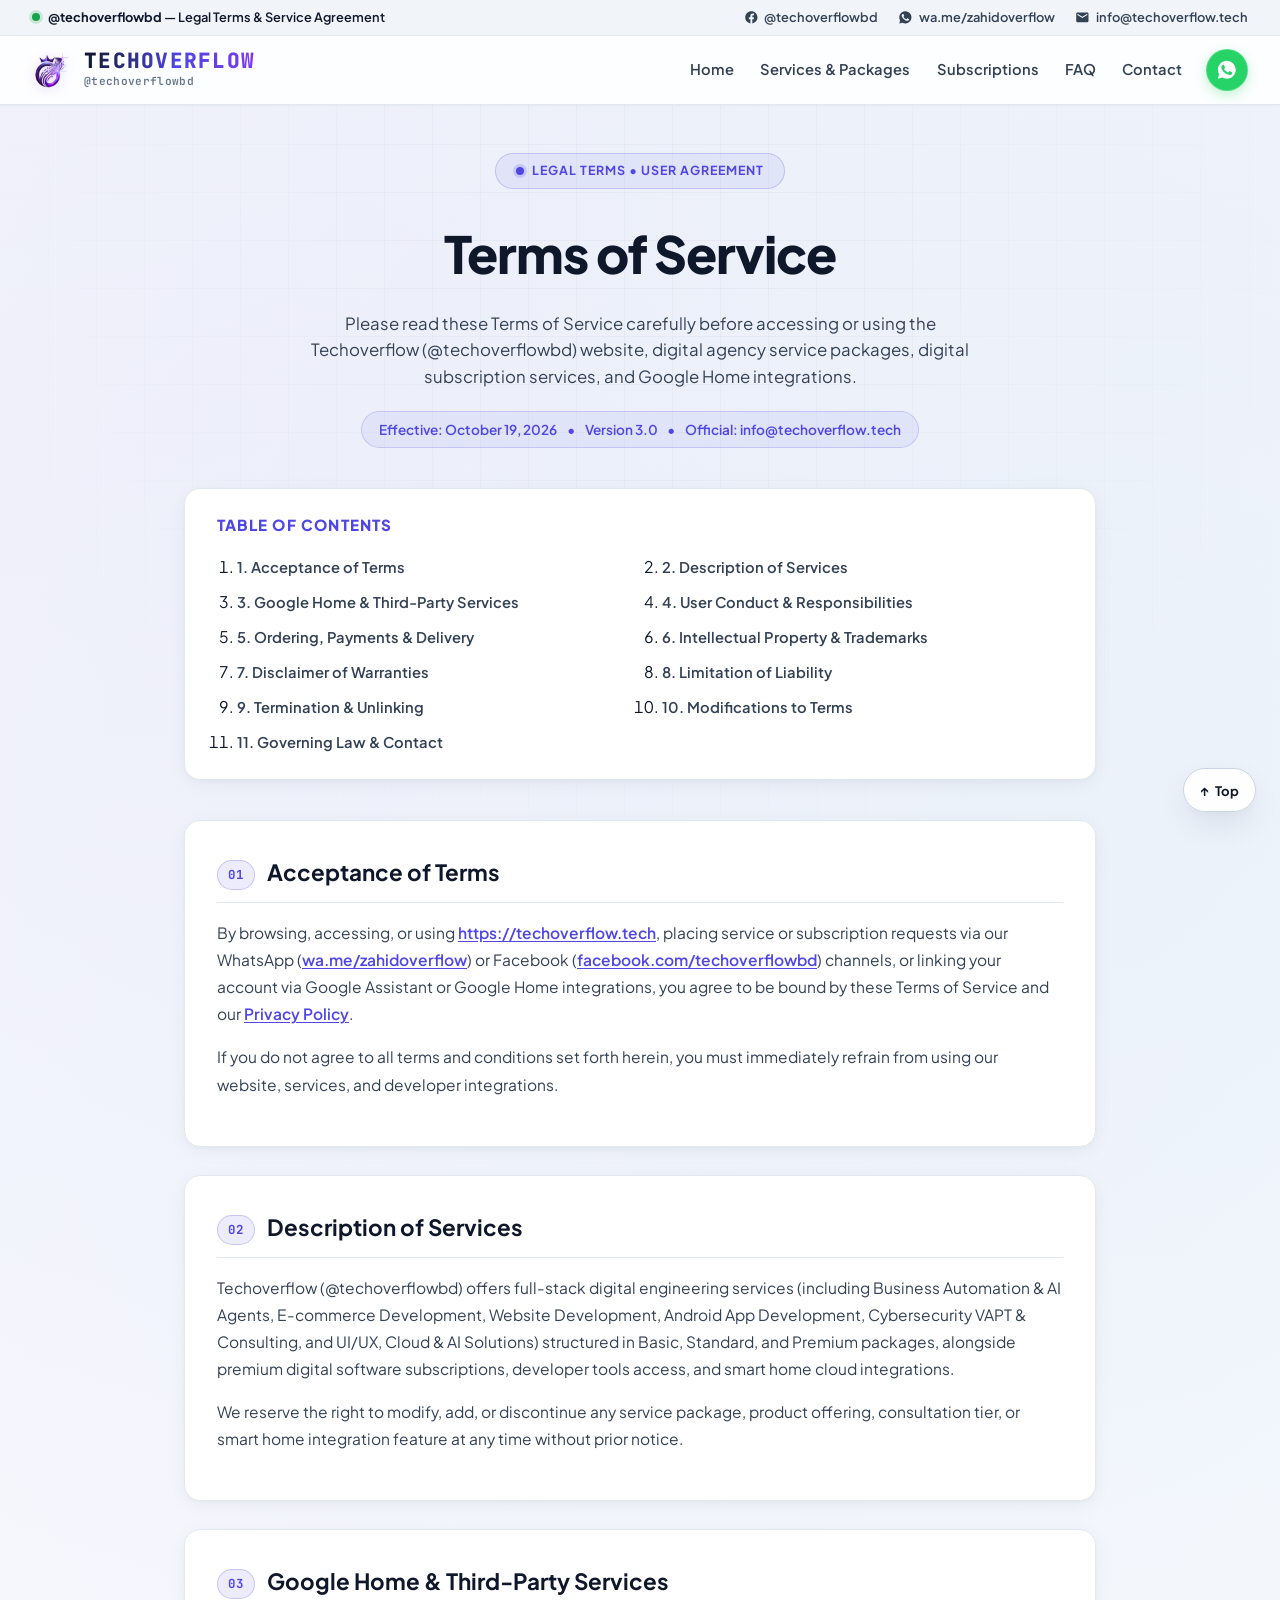
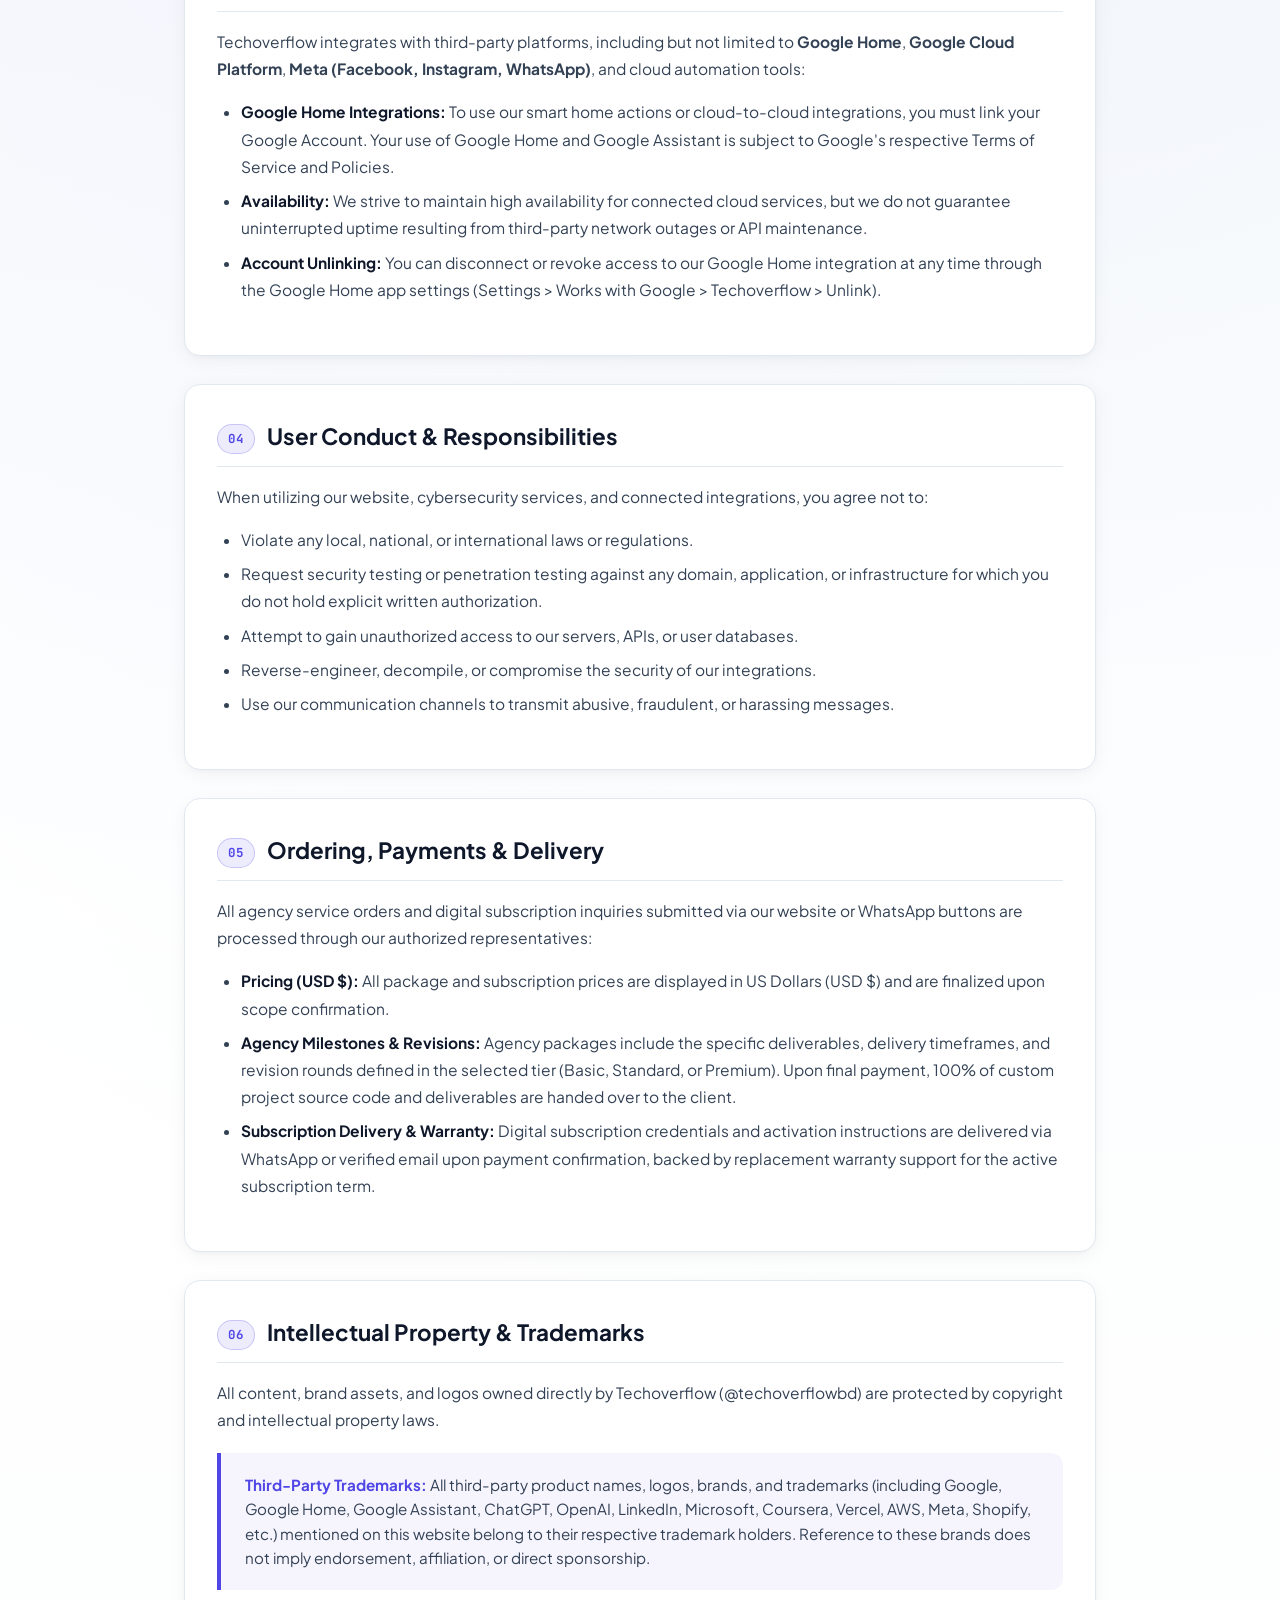
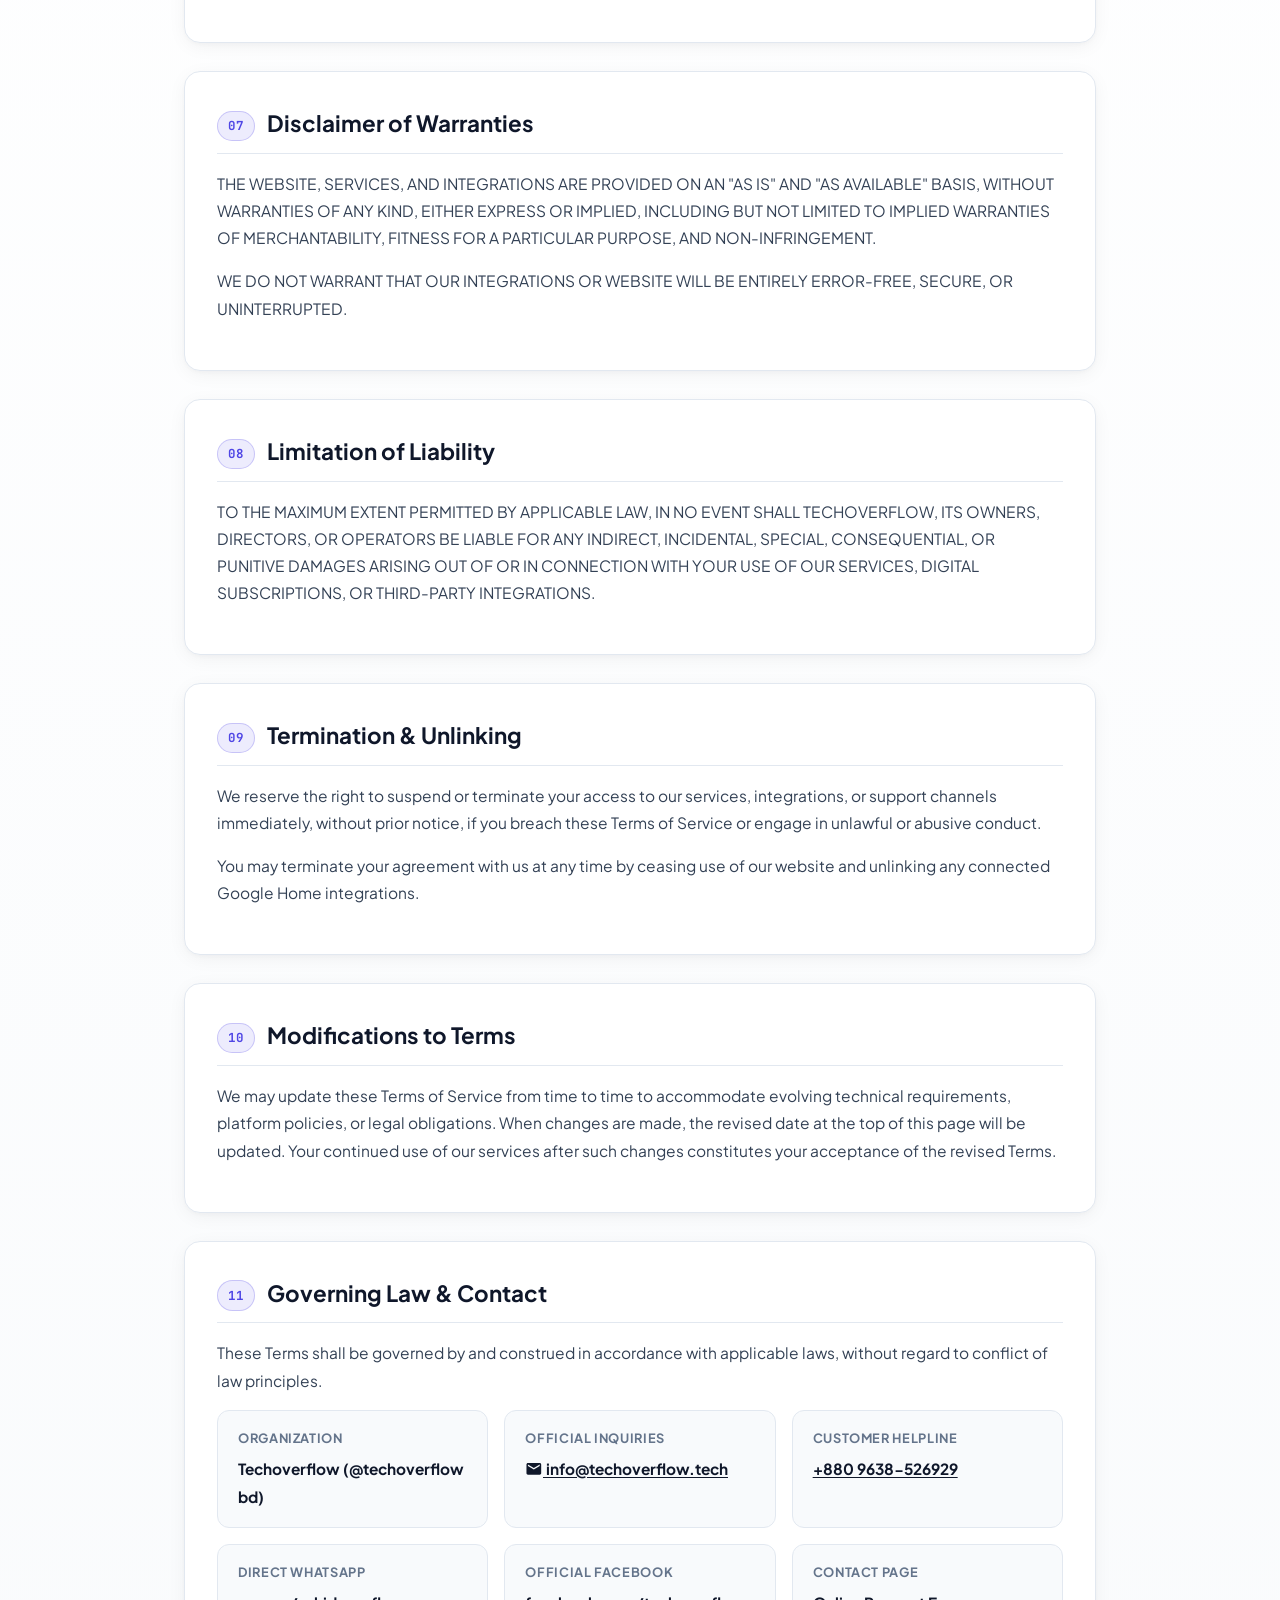
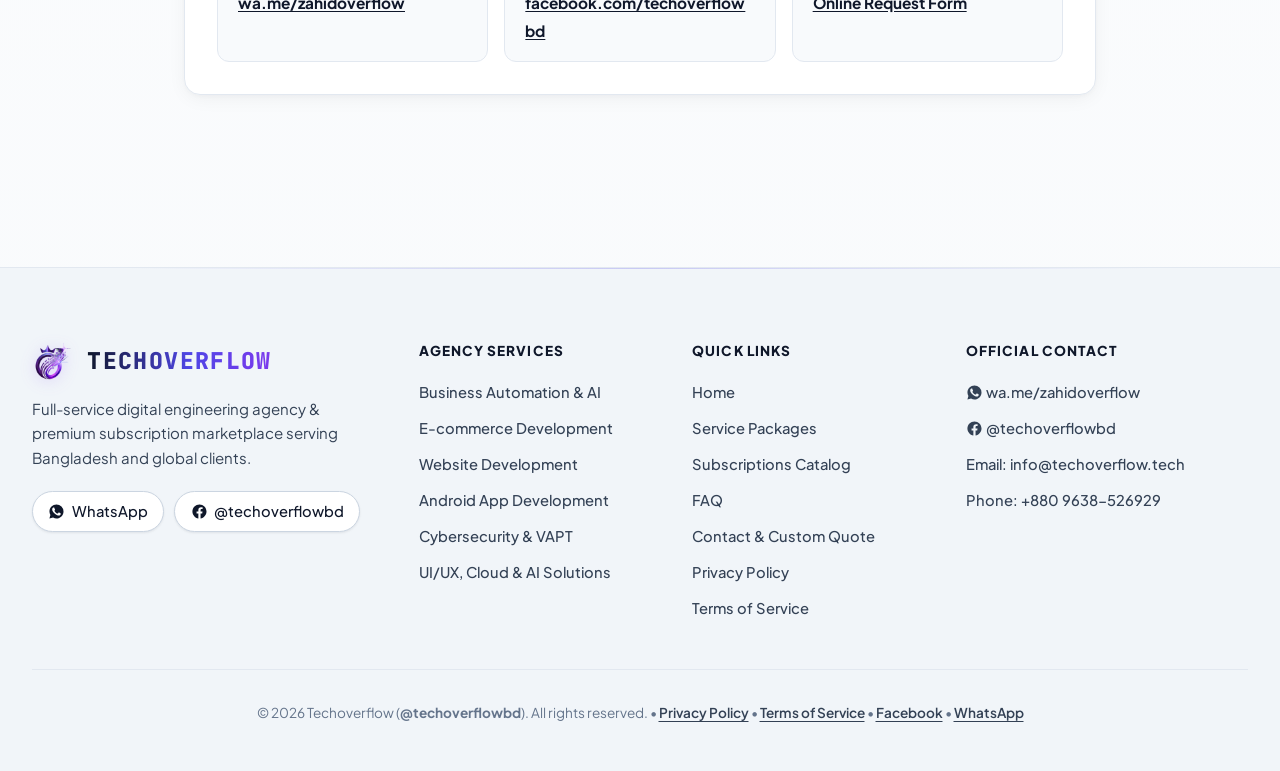
<file: terms/index.html>
<!DOCTYPE html>
<html lang="en">

<head>
    <meta charset="UTF-8">
    <meta name="viewport" content="width=device-width, initial-scale=1.0">
    <meta name="description" content="Techoverflow (@techoverflowbd) Terms of Service — Read our terms and conditions for using our website, agency service packages, digital subscriptions, and Google Home integrations.">
    <title>Terms of Service — Techoverflow (@techoverflowbd)</title>
    <link rel="canonical" href="https://techoverflow.tech/terms">
    <meta property="og:title" content="Terms of Service — Techoverflow (@techoverflowbd)">
    <meta property="og:description" content="Read the terms and conditions for using Techoverflow website, agency services, subscriptions, and connected services.">
    <meta property="og:type" content="website">
    <meta property="og:url" content="https://techoverflow.tech/terms">
    <meta property="og:image" content="https://techoverflow.tech/assets/images/og-cover.svg">
    <meta name="twitter:card" content="summary_large_image">
    <meta name="theme-color" content="#F8FAFC">
    <link rel="icon" type="image/svg+xml" href="/assets/icons/logo.svg">
    <link rel="icon" type="image/png" sizes="32x32" href="/assets/icons/favicon-32x32.png">
    <link rel="icon" type="image/png" sizes="16x16" href="/assets/icons/favicon-16x16.png">
    <link rel="shortcut icon" href="/assets/icons/favicon.ico">
    <link rel="apple-touch-icon" sizes="180x180" href="/assets/icons/apple-touch-icon.png">
    <link rel="manifest" href="/assets/icons/site.webmanifest">
    <link rel="stylesheet" href="/style.css?v=4.0">
</head>

<body id="top">
    <!-- Top Identity & Quick Contact Bar -->
    <div class="top-bar">
        <div class="top-bar__inner">
            <div class="top-bar__badge">
                <span class="status-dot"></span>
                <span><strong>@techoverflowbd</strong> &mdash; Legal Terms &amp; Service Agreement</span>
            </div>
            <div class="top-bar__links">
                <a href="https://facebook.com/techoverflowbd" target="_blank" rel="noopener noreferrer"><svg class="icon-svg" viewBox="0 0 24 24" aria-hidden="true"><path d="M22 12c0-5.523-4.477-10-10-10S2 6.477 2 12c0 4.991 3.657 9.128 8.438 9.878v-6.987h-2.54V12h2.54V9.797c0-2.506 1.492-3.89 3.777-3.89 1.094 0 2.238.195 2.238.195v2.46h-1.26c-1.243 0-1.63.771-1.63 1.562V12h2.773l-.443 2.89h-2.33v6.988C18.343 21.128 22 16.991 22 12z"/></svg> <span>@techoverflowbd</span></a>
                <a href="https://wa.me/zahidoverflow" target="_blank" rel="noopener noreferrer"><svg class="icon-svg" viewBox="0 0 24 24" aria-hidden="true"><path d="M12.031 2c-5.516 0-9.969 4.453-9.969 9.969 0 1.758.459 3.474 1.332 4.988L2 22l5.182-1.359a9.927 9.927 0 0 0 4.849 1.266h.004c5.515 0 9.965-4.452 9.965-9.969A9.907 9.907 0 0 0 19.08 4.92 9.905 9.905 0 0 0 12.031 2zm5.822 14.262c-.246.693-1.425 1.326-1.988 1.41-.513.076-1.163.108-1.877-.119-.434-.138-.99-.322-1.703-.63-2.996-1.293-4.953-4.31-5.103-4.51-.149-.2-1.218-1.621-1.218-3.092 0-1.471.77-2.194 1.044-2.494.274-.3.598-.375.797-.375.199 0 .399.002.573.01.184.009.43-.07.673.514.249.599.847 2.07.921 2.22.075.15.125.324.025.524-.1.2-.15.324-.299.499-.15.175-.314.39-.449.524-.15.15-.305.312-.131.612.174.299.774 1.277 1.662 2.069 1.142 1.018 2.104 1.334 2.403 1.483.299.15.474.125.649-.075.174-.2.748-.873.947-1.172.2-.299.399-.25.673-.15.274.1 1.745.823 2.044.973.299.15.499.224.573.349.075.125.075.723-.171 1.416z"/></svg> <span>wa.me/zahidoverflow</span></a>
                <a href="mailto:info@techoverflow.tech"><svg class="icon-svg" viewBox="0 0 24 24" aria-hidden="true"><path d="M20 4H4c-1.1 0-1.99.9-1.99 2L2 18c0 1.1.9 2 2 2h16c1.1 0 2-.9 2-2V6c0-1.1-.9-2-2-2zm0 4-8 5-8-5V6l8 5 8-5v2z"/></svg> <span>info@techoverflow.tech</span></a>
            </div>
        </div>
    </div>

    <!-- Main Sticky Header -->
    <header class="site-header">
        <div class="header-inner">
            <a href="/" class="brand" aria-label="Techoverflow Home">
                <img src="/assets/images/logo.png" alt="Techoverflow Logo" class="brand-logo" width="40" height="40">
                <div class="brand-text">
                    <strong>Techoverflow</strong>
                    <span class="brand-handle">@techoverflowbd</span>
                </div>
            </a>

            <nav class="site-nav" aria-label="Primary">
                <a href="/">Home</a>
                <a href="/services">Services &amp; Packages</a>
                <a href="/products">Subscriptions</a>
                <a href="/contact#faq">FAQ</a>
                <a href="/contact">Contact</a>
            </nav>

            <div class="header-actions">
                <a href="https://wa.me/zahidoverflow?text=Hi%20%40techoverflowbd!%20I%20have%20a%20question%20regarding%20Techoverflow." target="_blank" rel="noopener noreferrer" class="btn-header" aria-label="Chat on WhatsApp" title="Chat on WhatsApp (@zahidoverflow)"><svg class="icon-svg" viewBox="0 0 24 24" aria-hidden="true"><path d="M12.031 2c-5.516 0-9.969 4.453-9.969 9.969 0 1.758.459 3.474 1.332 4.988L2 22l5.182-1.359a9.927 9.927 0 0 0 4.849 1.266h.004c5.515 0 9.965-4.452 9.965-9.969A9.907 9.907 0 0 0 19.08 4.92 9.905 9.905 0 0 0 12.031 2zm5.822 14.262c-.246.693-1.425 1.326-1.988 1.41-.513.076-1.163.108-1.877-.119-.434-.138-.99-.322-1.703-.63-2.996-1.293-4.953-4.31-5.103-4.51-.149-.2-1.218-1.621-1.218-3.092 0-1.471.77-2.194 1.044-2.494.274-.3.598-.375.797-.375.199 0 .399.002.573.01.184.009.43-.07.673.514.249.599.847 2.07.921 2.22.075.15.125.324.025.524-.1.2-.15.324-.299.499-.15.175-.314.39-.449.524-.15.15-.305.312-.131.612.174.299.774 1.277 1.662 2.069 1.142 1.018 2.104 1.334 2.403 1.483.299.15.474.125.649-.075.174-.2.748-.873.947-1.172.2-.299.399-.25.673-.15.274.1 1.745.823 2.044.973.299.15.499.224.573.349.075.125.075.723-.171 1.416z"/></svg></a>
                <button type="button" class="mobile-menu-toggle" aria-label="Toggle Menu" aria-expanded="false">☰</button>
            </div>
        </div>
    </header>

    <main>
        <div class="legal-section">
            <header class="legal-header">
                <div class="legal-badge">
                    <span class="badge-dot"></span>
                    <span>Legal Terms &bull; User Agreement</span>
                </div>
                <h1>Terms of Service</h1>
                <p>Please read these Terms of Service carefully before accessing or using the Techoverflow (@techoverflowbd) website, digital agency service packages, digital subscription services, and Google Home integrations.</p>
                <div class="legal-meta">
                    <span>Effective: October 19, 2026</span>
                    <span>&bull;</span>
                    <span>Version 3.0</span>
                    <span>&bull;</span>
                    <span>Official: info@techoverflow.tech</span>
                </div>
            </header>

            <nav class="legal-toc" aria-label="Table of contents">
                <h2>Table of Contents</h2>
                <ol>
                    <li><a href="#term-1">1. Acceptance of Terms</a></li>
                    <li><a href="#term-2">2. Description of Services</a></li>
                    <li><a href="#term-3">3. Google Home &amp; Third-Party Services</a></li>
                    <li><a href="#term-4">4. User Conduct &amp; Responsibilities</a></li>
                    <li><a href="#term-5">5. Ordering, Payments &amp; Delivery</a></li>
                    <li><a href="#term-6">6. Intellectual Property &amp; Trademarks</a></li>
                    <li><a href="#term-7">7. Disclaimer of Warranties</a></li>
                    <li><a href="#term-8">8. Limitation of Liability</a></li>
                    <li><a href="#term-9">9. Termination &amp; Unlinking</a></li>
                    <li><a href="#term-10">10. Modifications to Terms</a></li>
                    <li><a href="#term-11">11. Governing Law &amp; Contact</a></li>
                </ol>
            </nav>

            <article id="term-1" class="legal-card">
                <h2><span class="section-tag">01</span> Acceptance of Terms</h2>
                <p>By browsing, accessing, or using <a href="https://techoverflow.tech">https://techoverflow.tech</a>, placing service or subscription requests via our WhatsApp (<a href="https://wa.me/zahidoverflow" target="_blank" rel="noopener noreferrer">wa.me/zahidoverflow</a>) or Facebook (<a href="https://facebook.com/techoverflowbd" target="_blank" rel="noopener noreferrer">facebook.com/techoverflowbd</a>) channels, or linking your account via Google Assistant or Google Home integrations, you agree to be bound by these Terms of Service and our <a href="/privacy">Privacy Policy</a>.</p>
                <p>If you do not agree to all terms and conditions set forth herein, you must immediately refrain from using our website, services, and developer integrations.</p>
            </article>

            <article id="term-2" class="legal-card">
                <h2><span class="section-tag">02</span> Description of Services</h2>
                <p>Techoverflow (@techoverflowbd) offers full-stack digital engineering services (including Business Automation &amp; AI Agents, E-commerce Development, Website Development, Android App Development, Cybersecurity VAPT &amp; Consulting, and UI/UX, Cloud &amp; AI Solutions) structured in Basic, Standard, and Premium packages, alongside premium digital software subscriptions, developer tools access, and smart home cloud integrations.</p>
                <p>We reserve the right to modify, add, or discontinue any service package, product offering, consultation tier, or smart home integration feature at any time without prior notice.</p>
            </article>

            <article id="term-3" class="legal-card">
                <h2><span class="section-tag">03</span> Google Home &amp; Third-Party Services</h2>
                <p>Techoverflow integrates with third-party platforms, including but not limited to <strong>Google Home</strong>, <strong>Google Cloud Platform</strong>, <strong>Meta (Facebook, Instagram, WhatsApp)</strong>, and cloud automation tools:</p>
                <ul>
                    <li><strong>Google Home Integrations:</strong> To use our smart home actions or cloud-to-cloud integrations, you must link your Google Account. Your use of Google Home and Google Assistant is subject to Google's respective Terms of Service and Policies.</li>
                    <li><strong>Availability:</strong> We strive to maintain high availability for connected cloud services, but we do not guarantee uninterrupted uptime resulting from third-party network outages or API maintenance.</li>
                    <li><strong>Account Unlinking:</strong> You can disconnect or revoke access to our Google Home integration at any time through the Google Home app settings (Settings &gt; Works with Google &gt; Techoverflow &gt; Unlink).</li>
                </ul>
            </article>

            <article id="term-4" class="legal-card">
                <h2><span class="section-tag">04</span> User Conduct &amp; Responsibilities</h2>
                <p>When utilizing our website, cybersecurity services, and connected integrations, you agree not to:</p>
                <ul>
                    <li>Violate any local, national, or international laws or regulations.</li>
                    <li>Request security testing or penetration testing against any domain, application, or infrastructure for which you do not hold explicit written authorization.</li>
                    <li>Attempt to gain unauthorized access to our servers, APIs, or user databases.</li>
                    <li>Reverse-engineer, decompile, or compromise the security of our integrations.</li>
                    <li>Use our communication channels to transmit abusive, fraudulent, or harassing messages.</li>
                </ul>
            </article>

            <article id="term-5" class="legal-card">
                <h2><span class="section-tag">05</span> Ordering, Payments &amp; Delivery</h2>
                <p>All agency service orders and digital subscription inquiries submitted via our website or WhatsApp buttons are processed through our authorized representatives:</p>
                <ul>
                    <li><strong>Pricing (USD $):</strong> All package and subscription prices are displayed in US Dollars (USD $) and are finalized upon scope confirmation.</li>
                    <li><strong>Agency Milestones &amp; Revisions:</strong> Agency packages include the specific deliverables, delivery timeframes, and revision rounds defined in the selected tier (Basic, Standard, or Premium). Upon final payment, 100% of custom project source code and deliverables are handed over to the client.</li>
                    <li><strong>Subscription Delivery &amp; Warranty:</strong> Digital subscription credentials and activation instructions are delivered via WhatsApp or verified email upon payment confirmation, backed by replacement warranty support for the active subscription term.</li>
                </ul>
            </article>

            <article id="term-6" class="legal-card">
                <h2><span class="section-tag">06</span> Intellectual Property &amp; Trademarks</h2>
                <p>All content, brand assets, and logos owned directly by Techoverflow (@techoverflowbd) are protected by copyright and intellectual property laws.</p>
                <div class="legal-callout">
                    <p><strong>Third-Party Trademarks:</strong> All third-party product names, logos, brands, and trademarks (including Google, Google Home, Google Assistant, ChatGPT, OpenAI, LinkedIn, Microsoft, Coursera, Vercel, AWS, Meta, Shopify, etc.) mentioned on this website belong to their respective trademark holders. Reference to these brands does not imply endorsement, affiliation, or direct sponsorship.</p>
                </div>
            </article>

            <article id="term-7" class="legal-card">
                <h2><span class="section-tag">07</span> Disclaimer of Warranties</h2>
                <p>THE WEBSITE, SERVICES, AND INTEGRATIONS ARE PROVIDED ON AN "AS IS" AND "AS AVAILABLE" BASIS, WITHOUT WARRANTIES OF ANY KIND, EITHER EXPRESS OR IMPLIED, INCLUDING BUT NOT LIMITED TO IMPLIED WARRANTIES OF MERCHANTABILITY, FITNESS FOR A PARTICULAR PURPOSE, AND NON-INFRINGEMENT.</p>
                <p>WE DO NOT WARRANT THAT OUR INTEGRATIONS OR WEBSITE WILL BE ENTIRELY ERROR-FREE, SECURE, OR UNINTERRUPTED.</p>
            </article>

            <article id="term-8" class="legal-card">
                <h2><span class="section-tag">08</span> Limitation of Liability</h2>
                <p>TO THE MAXIMUM EXTENT PERMITTED BY APPLICABLE LAW, IN NO EVENT SHALL TECHOVERFLOW, ITS OWNERS, DIRECTORS, OR OPERATORS BE LIABLE FOR ANY INDIRECT, INCIDENTAL, SPECIAL, CONSEQUENTIAL, OR PUNITIVE DAMAGES ARISING OUT OF OR IN CONNECTION WITH YOUR USE OF OUR SERVICES, DIGITAL SUBSCRIPTIONS, OR THIRD-PARTY INTEGRATIONS.</p>
            </article>

            <article id="term-9" class="legal-card">
                <h2><span class="section-tag">09</span> Termination &amp; Unlinking</h2>
                <p>We reserve the right to suspend or terminate your access to our services, integrations, or support channels immediately, without prior notice, if you breach these Terms of Service or engage in unlawful or abusive conduct.</p>
                <p>You may terminate your agreement with us at any time by ceasing use of our website and unlinking any connected Google Home integrations.</p>
            </article>

            <article id="term-10" class="legal-card">
                <h2><span class="section-tag">10</span> Modifications to Terms</h2>
                <p>We may update these Terms of Service from time to time to accommodate evolving technical requirements, platform policies, or legal obligations. When changes are made, the revised date at the top of this page will be updated. Your continued use of our services after such changes constitutes your acceptance of the revised Terms.</p>
            </article>

            <article id="term-11" class="legal-card">
                <h2><span class="section-tag">11</span> Governing Law &amp; Contact</h2>
                <p>These Terms shall be governed by and construed in accordance with applicable laws, without regard to conflict of law principles.</p>
                <div class="legal-contact-grid">
                    <div class="legal-contact-item">
                        <strong>Organization</strong>
                        <span>Techoverflow (@techoverflowbd)</span>
                    </div>
                    <div class="legal-contact-item">
                        <strong>Official Inquiries</strong>
                        <a href="mailto:info@techoverflow.tech"><svg class="icon-svg" viewBox="0 0 24 24" aria-hidden="true"><path d="M20 4H4c-1.1 0-1.99.9-1.99 2L2 18c0 1.1.9 2 2 2h16c1.1 0 2-.9 2-2V6c0-1.1-.9-2-2-2zm0 4-8 5-8-5V6l8 5 8-5v2z"/></svg> <span>info@techoverflow.tech</span></a>
                    </div>
                    <div class="legal-contact-item">
                        <strong>Customer Helpline</strong>
                        <a href="tel:+8809638526929">+880 9638-526929</a>
                    </div>
                    <div class="legal-contact-item">
                        <strong>Direct WhatsApp</strong>
                        <a href="https://wa.me/zahidoverflow" target="_blank" rel="noopener noreferrer">wa.me/zahidoverflow</a>
                    </div>
                    <div class="legal-contact-item">
                        <strong>Official Facebook</strong>
                        <a href="https://facebook.com/techoverflowbd" target="_blank" rel="noopener noreferrer">facebook.com/techoverflowbd</a>
                    </div>
                    <div class="legal-contact-item">
                        <strong>Contact Page</strong>
                        <a href="/contact">Online Request Form</a>
                    </div>
                </div>
            </article>
        </div>
    </main>

    <!-- Floating Back to Top Button -->
    <a href="#top" class="back-to-top" aria-label="Back to top">
        <span>↑</span> Top
    </a>

    <!-- Site Footer -->
    <footer class="site-footer">
        <div class="footer-content">
            <div class="footer-section">
                <div class="footer-brand">
                    <a href="/" class="footer-brand-header" aria-label="Techoverflow Home">
                        <img src="/assets/images/logo.png" alt="Techoverflow Logo" class="footer-brand-logo" width="44" height="44">
                        <strong>Techoverflow</strong>
                    </a>
                    <p>Full-service digital engineering agency &amp; premium subscription marketplace serving Bangladesh and global clients.</p>
                    <div class="social-pills">
                        <a href="https://wa.me/zahidoverflow" target="_blank" rel="noopener noreferrer" class="social-pill"><svg class="icon-svg" viewBox="0 0 24 24" aria-hidden="true"><path d="M12.031 2c-5.516 0-9.969 4.453-9.969 9.969 0 1.758.459 3.474 1.332 4.988L2 22l5.182-1.359a9.927 9.927 0 0 0 4.849 1.266h.004c5.515 0 9.965-4.452 9.965-9.969A9.907 9.907 0 0 0 19.08 4.92 9.905 9.905 0 0 0 12.031 2zm5.822 14.262c-.246.693-1.425 1.326-1.988 1.41-.513.076-1.163.108-1.877-.119-.434-.138-.99-.322-1.703-.63-2.996-1.293-4.953-4.31-5.103-4.51-.149-.2-1.218-1.621-1.218-3.092 0-1.471.77-2.194 1.044-2.494.274-.3.598-.375.797-.375.199 0 .399.002.573.01.184.009.43-.07.673.514.249.599.847 2.07.921 2.22.075.15.125.324.025.524-.1.2-.15.324-.299.499-.15.175-.314.39-.449.524-.15.15-.305.312-.131.612.174.299.774 1.277 1.662 2.069 1.142 1.018 2.104 1.334 2.403 1.483.299.15.474.125.649-.075.174-.2.748-.873.947-1.172.2-.299.399-.25.673-.15.274.1 1.745.823 2.044.973.299.15.499.224.573.349.075.125.075.723-.171 1.416z"/></svg> <span>WhatsApp</span></a>
                        <a href="https://facebook.com/techoverflowbd" target="_blank" rel="noopener noreferrer" class="social-pill"><svg class="icon-svg" viewBox="0 0 24 24" aria-hidden="true"><path d="M22 12c0-5.523-4.477-10-10-10S2 6.477 2 12c0 4.991 3.657 9.128 8.438 9.878v-6.987h-2.54V12h2.54V9.797c0-2.506 1.492-3.89 3.777-3.89 1.094 0 2.238.195 2.238.195v2.46h-1.26c-1.243 0-1.63.771-1.63 1.562V12h2.773l-.443 2.89h-2.33v6.988C18.343 21.128 22 16.991 22 12z"/></svg> <span>@techoverflowbd</span></a>
                    </div>
                </div>
            </div>

            <div class="footer-section">
                <h4>Agency Services</h4>
                <ul>
                    <li><a href="/services#service-automation">Business Automation &amp; AI</a></li>
                    <li><a href="/services#service-ecommerce">E-commerce Development</a></li>
                    <li><a href="/services#service-webdev">Website Development</a></li>
                    <li><a href="/services#service-android">Android App Development</a></li>
                    <li><a href="/services#service-cybersecurity">Cybersecurity &amp; VAPT</a></li>
                    <li><a href="/services#service-solutions">UI/UX, Cloud &amp; AI Solutions</a></li>
                </ul>
            </div>

            <div class="footer-section">
                <h4>Quick Links</h4>
                <ul>
                    <li><a href="/">Home</a></li>
                    <li><a href="/services">Service Packages</a></li>
                    <li><a href="/products">Subscriptions Catalog</a></li>
                    <li><a href="/contact#faq">FAQ</a></li>
                    <li><a href="/contact">Contact &amp; Custom Quote</a></li>
                    <li><a href="/privacy">Privacy Policy</a></li>
                    <li><a href="/terms">Terms of Service</a></li>
                </ul>
            </div>

            <div class="footer-section">
                <h4>Official Contact</h4>
                <ul>
                    <li><a href="https://wa.me/zahidoverflow" target="_blank" rel="noopener noreferrer"><svg class="icon-svg" viewBox="0 0 24 24" aria-hidden="true"><path d="M12.031 2c-5.516 0-9.969 4.453-9.969 9.969 0 1.758.459 3.474 1.332 4.988L2 22l5.182-1.359a9.927 9.927 0 0 0 4.849 1.266h.004c5.515 0 9.965-4.452 9.965-9.969A9.907 9.907 0 0 0 19.08 4.92 9.905 9.905 0 0 0 12.031 2zm5.822 14.262c-.246.693-1.425 1.326-1.988 1.41-.513.076-1.163.108-1.877-.119-.434-.138-.99-.322-1.703-.63-2.996-1.293-4.953-4.31-5.103-4.51-.149-.2-1.218-1.621-1.218-3.092 0-1.471.77-2.194 1.044-2.494.274-.3.598-.375.797-.375.199 0 .399.002.573.01.184.009.43-.07.673.514.249.599.847 2.07.921 2.22.075.15.125.324.025.524-.1.2-.15.324-.299.499-.15.175-.314.39-.449.524-.15.15-.305.312-.131.612.174.299.774 1.277 1.662 2.069 1.142 1.018 2.104 1.334 2.403 1.483.299.15.474.125.649-.075.174-.2.748-.873.947-1.172.2-.299.399-.25.673-.15.274.1 1.745.823 2.044.973.299.15.499.224.573.349.075.125.075.723-.171 1.416z"/></svg> <span>wa.me/zahidoverflow</span></a></li>
                    <li><a href="https://facebook.com/techoverflowbd" target="_blank" rel="noopener noreferrer"><svg class="icon-svg" viewBox="0 0 24 24" aria-hidden="true"><path d="M22 12c0-5.523-4.477-10-10-10S2 6.477 2 12c0 4.991 3.657 9.128 8.438 9.878v-6.987h-2.54V12h2.54V9.797c0-2.506 1.492-3.89 3.777-3.89 1.094 0 2.238.195 2.238.195v2.46h-1.26c-1.243 0-1.63.771-1.63 1.562V12h2.773l-.443 2.89h-2.33v6.988C18.343 21.128 22 16.991 22 12z"/></svg> <span>@techoverflowbd</span></a></li>
                    <li><a href="mailto:info@techoverflow.tech">Email: info@techoverflow.tech</a></li>
                    <li><a href="tel:+8809638526929">Phone: +880 9638-526929</a></li>
                </ul>
            </div>
        </div>

        <div class="footer-bottom">
            <p>&copy; 2026 Techoverflow (<strong>@techoverflowbd</strong>). All rights reserved. &bull; <a href="/privacy">Privacy Policy</a> &bull; <a href="/terms">Terms of Service</a> &bull; <a href="https://facebook.com/techoverflowbd" target="_blank" rel="noopener noreferrer">Facebook</a> &bull; <a href="https://wa.me/zahidoverflow" target="_blank" rel="noopener noreferrer">WhatsApp</a></p>
        </div>
    </footer>

    <!-- Mobile Sticky Bottom Bar -->
    <nav class="mobile-nav" aria-label="Mobile quick actions">
        <a class="mobile-nav__item" href="/">Home</a>
        <a class="mobile-nav__item" href="/services">Services</a>
        <a class="mobile-nav__item" href="/products">Products</a>
        <a class="mobile-nav__item mobile-nav__item--accent" href="https://wa.me/zahidoverflow" target="_blank" rel="noopener noreferrer"><svg class="icon-svg" viewBox="0 0 24 24" aria-hidden="true"><path d="M12.031 2c-5.516 0-9.969 4.453-9.969 9.969 0 1.758.459 3.474 1.332 4.988L2 22l5.182-1.359a9.927 9.927 0 0 0 4.849 1.266h.004c5.515 0 9.965-4.452 9.965-9.969A9.907 9.907 0 0 0 19.08 4.92 9.905 9.905 0 0 0 12.031 2zm5.822 14.262c-.246.693-1.425 1.326-1.988 1.41-.513.076-1.163.108-1.877-.119-.434-.138-.99-.322-1.703-.63-2.996-1.293-4.953-4.31-5.103-4.51-.149-.2-1.218-1.621-1.218-3.092 0-1.471.77-2.194 1.044-2.494.274-.3.598-.375.797-.375.199 0 .399.002.573.01.184.009.43-.07.673.514.249.599.847 2.07.921 2.22.075.15.125.324.025.524-.1.2-.15.324-.299.499-.15.175-.314.39-.449.524-.15.15-.305.312-.131.612.174.299.774 1.277 1.662 2.069 1.142 1.018 2.104 1.334 2.403 1.483.299.15.474.125.649-.075.174-.2.748-.873.947-1.172.2-.299.399-.25.673-.15.274.1 1.745.823 2.044.973.299.15.499.224.573.349.075.125.075.723-.171 1.416z"/></svg> <span>WhatsApp</span></a>
    </nav>

    <script src="/script.js?v=4.0" defer></script>
</body>

</html>
</file>
<file: style.css>
@import url('https://fonts.googleapis.com/css2?family=Plus+Jakarta+Sans:wght@400;500;600;700;800&family=JetBrains+Mono:wght@400;500;600;700&display=swap');

:root {
    color-scheme: light;
    --bg: #F8FAFC;
    --bg-alt: #F1F5F9;
    --surface: #FFFFFF;
    --surface-elevated: #FFFFFF;
    --surface-soft: #F1F5F9;
    --text: #0F172A;
    --text-secondary: #334155;
    --muted: #64748B;
    --border: #E2E8F0;
    --border-strong: #CBD5E1;
    --accent: #4F46E5;
    --accent-cyan: #0284C7;
    --accent-alt: #7C3AED;
    --accent-emerald: #16A34A;
    --whatsapp: #25D366;
    --whatsapp-hover: #1EBE5D;
    --accent-amber: #D97706;
    --accent-soft: rgba(79, 70, 229, 0.08);
    --glow: 0 4px 20px -2px rgba(79, 70, 229, 0.14);
    --glow-alt: 0 8px 28px -4px rgba(124, 58, 237, 0.16);
    --shadow-sm: 0 1px 3px rgba(15, 23, 42, 0.05), 0 1px 2px rgba(15, 23, 42, 0.03);
    --shadow: 0 4px 20px -2px rgba(15, 23, 42, 0.06), 0 2px 6px -1px rgba(15, 23, 42, 0.04);
    --shadow-lg: 0 14px 34px -4px rgba(15, 23, 42, 0.09), 0 4px 12px -2px rgba(15, 23, 42, 0.04);
    --radius-sm: 0.6rem;
    --radius-md: 1rem;
    --radius-lg: 1.35rem;
}

/* Reset and Base */
*,
*::before,
*::after {
    box-sizing: border-box;
}

html {
    scroll-behavior: smooth;
    scroll-padding-top: 5.5rem;
    scroll-padding-bottom: 5.5rem;
}

body {
    margin: 0;
    font-family: 'Plus Jakarta Sans', system-ui, -apple-system, BlinkMacSystemFont, 'Segoe UI', sans-serif;
    background: radial-gradient(circle at 15% 8%, rgba(124, 58, 237, 0.045) 0%, transparent 40%),
                radial-gradient(circle at 85% 15%, rgba(2, 132, 199, 0.05) 0%, transparent 45%),
                linear-gradient(180deg, var(--bg) 0%, #FFFFFF 45%, var(--bg) 100%);
    color: var(--text);
    position: relative;
    line-height: 1.6;
    overflow-x: hidden;
    -webkit-font-smoothing: antialiased;
}

body::before {
    content: '';
    position: fixed;
    inset: 0;
    background-image:
        linear-gradient(rgba(15, 23, 42, 0.028) 1px, transparent 1px),
        linear-gradient(90deg, rgba(15, 23, 42, 0.028) 1px, transparent 1px);
    background-size: 48px 48px;
    mask-image: radial-gradient(ellipse at 50% 25%, black 15%, transparent 75%);
    -webkit-mask-image: radial-gradient(ellipse at 50% 25%, black 15%, transparent 75%);
    pointer-events: none;
    z-index: -1;
}

a {
    color: inherit;
    text-decoration: none;
}

img {
    max-width: 100%;
    height: auto;
}

/* Inline SVG Icon Utility */
.icon-svg {
    width: 1.15em;
    height: 1.15em;
    display: inline-block;
    vertical-align: -0.18em;
    fill: currentColor;
    flex-shrink: 0;
}

/* Top Announcement / Identity Bar */
.top-bar {
    background: var(--bg-alt);
    border-bottom: 1px solid var(--border);
    font-size: 0.8rem;
    padding: 0.45rem 2rem;
    color: var(--text-secondary);
}

.top-bar__inner {
    max-width: 1280px;
    margin: 0 auto;
    display: flex;
    align-items: center;
    justify-content: space-between;
    gap: 1rem;
    flex-wrap: wrap;
}

.top-bar__badge {
    display: inline-flex;
    align-items: center;
    gap: 0.5rem;
    font-weight: 600;
    color: var(--text);
}

.status-dot {
    width: 0.5rem;
    height: 0.5rem;
    border-radius: 50%;
    background: var(--accent-emerald);
    box-shadow: 0 0 0 3px rgba(22, 163, 74, 0.18);
    display: inline-block;
    animation: pulseDot 2s infinite;
}

@keyframes pulseDot {
    0%, 100% { opacity: 1; transform: scale(1); }
    50% { opacity: 0.65; transform: scale(1.15); }
}

.top-bar__links {
    display: flex;
    align-items: center;
    gap: 1.25rem;
    flex-wrap: wrap;
}

.top-bar__links a {
    display: inline-flex;
    align-items: center;
    gap: 0.38rem;
    color: var(--text-secondary);
    font-weight: 600;
    transition: color 0.2s ease;
}

.top-bar__links a:hover {
    color: var(--accent);
}

/* Sticky Header */
.site-header {
    display: flex;
    align-items: center;
    justify-content: space-between;
    gap: 1.25rem;
    padding: 0.8rem 2rem;
    position: sticky;
    top: 0;
    z-index: 100;
    background: rgba(255, 255, 255, 0.88);
    backdrop-filter: blur(12px);
    -webkit-backdrop-filter: blur(12px);
    border-bottom: 1px solid var(--border);
    box-shadow: 0 1px 3px rgba(15, 23, 42, 0.03);
}

.header-inner {
    display: flex;
    align-items: center;
    justify-content: space-between;
    gap: 1.5rem;
    width: 100%;
    max-width: 1280px;
    margin: 0 auto;
}

.brand {
    display: inline-flex;
    align-items: center;
    gap: 0.75rem;
    text-decoration: none;
    transition: opacity 0.2s ease;
    flex-shrink: 0;
}

.brand:hover {
    opacity: 0.92;
}

.brand-logo {
    width: 2.5rem;
    height: 2.5rem;
    object-fit: contain;
    display: block;
    flex-shrink: 0;
    filter: drop-shadow(0 2px 6px rgba(124, 58, 237, 0.22));
    transition: transform 0.25s cubic-bezier(0.34, 1.56, 0.64, 1), filter 0.25s ease;
}

.brand:hover .brand-logo {
    transform: scale(1.06) rotate(2deg);
    filter: drop-shadow(0 4px 10px rgba(79, 70, 229, 0.32));
}

.brand-text {
    display: flex;
    flex-direction: column;
}

.brand strong {
    display: block;
    font-size: 1.32rem;
    letter-spacing: 0.06em;
    font-weight: 800;
    text-transform: uppercase;
    background: linear-gradient(90deg, #0F172A 0%, var(--accent) 55%, var(--accent-alt) 100%);
    -webkit-background-clip: text;
    background-clip: text;
    -webkit-text-fill-color: transparent;
    font-family: 'JetBrains Mono', 'Courier New', monospace;
    line-height: 1.1;
}

.brand-handle {
    font-size: 0.7rem;
    color: var(--muted);
    font-family: 'JetBrains Mono', monospace;
    letter-spacing: 0.03em;
    margin-top: 0.1rem;
    font-weight: 600;
}

.site-nav {
    display: flex;
    align-items: center;
    gap: 1.65rem;
    margin-left: auto;
}

.site-nav a {
    color: var(--text-secondary);
    font-size: 0.92rem;
    font-weight: 600;
    transition: color 0.2s ease;
    position: relative;
    padding: 0.25rem 0;
    white-space: nowrap;
}

.site-nav a::after {
    content: '';
    position: absolute;
    left: 0;
    bottom: -2px;
    width: 0;
    height: 2px;
    background: linear-gradient(90deg, var(--accent), var(--accent-alt));
    transition: width 0.25s ease;
    border-radius: 2px;
}

.site-nav a:hover,
.site-nav a.active {
    color: var(--accent);
}

.site-nav a:hover::after,
.site-nav a.active::after {
    width: 100%;
}

.header-actions {
    display: flex;
    align-items: center;
    gap: 0.65rem;
}

/* Official WhatsApp Header Icon Button */
.btn-header {
    display: inline-flex;
    align-items: center;
    justify-content: center;
    width: 2.6rem;
    height: 2.6rem;
    background: var(--whatsapp);
    color: #FFFFFF;
    border: 1px solid rgba(255, 255, 255, 0.2);
    border-radius: 999px;
    transition: all 0.22s ease;
    text-decoration: none;
    box-shadow: 0 4px 12px rgba(37, 211, 102, 0.28);
    flex-shrink: 0;
}

.btn-header .icon-svg {
    width: 1.35rem;
    height: 1.35rem;
}

.btn-header:hover {
    background: var(--whatsapp-hover);
    color: #FFFFFF;
    box-shadow: 0 6px 18px rgba(37, 211, 102, 0.42);
    transform: translateY(-1px) scale(1.04);
}

.mobile-menu-toggle {
    display: none;
    background: var(--surface);
    border: 1px solid var(--border-strong);
    color: var(--text);
    border-radius: 0.6rem;
    padding: 0.45rem 0.65rem;
    font-size: 1.1rem;
    cursor: pointer;
    line-height: 1;
    box-shadow: var(--shadow-sm);
    transition: all 0.2s ease;
}

.mobile-menu-toggle:hover {
    border-color: var(--accent);
    color: var(--accent);
}

/* Buttons */
.btn {
    display: inline-flex;
    align-items: center;
    justify-content: center;
    gap: 0.5rem;
    border-radius: var(--radius-sm);
    padding: 0.88rem 1.6rem;
    font-weight: 700;
    border: 1px solid transparent;
    cursor: pointer;
    text-align: center;
    transition: all 0.22s ease;
    font-size: 0.94rem;
    font-family: inherit;
    text-decoration: none;
}

.btn-primary {
    background: linear-gradient(135deg, var(--accent) 0%, #6366F1 50%, var(--accent-alt) 100%);
    color: #FFFFFF;
    border: none;
    box-shadow: 0 6px 20px rgba(79, 70, 229, 0.24);
}

.btn-primary:hover {
    transform: translateY(-2px);
    box-shadow: 0 10px 26px rgba(79, 70, 229, 0.34);
    filter: brightness(1.05);
}

.btn-secondary {
    background: var(--surface);
    color: var(--text);
    border: 1px solid var(--border-strong);
    box-shadow: var(--shadow-sm);
}

.btn-secondary:hover {
    background: var(--bg);
    border-color: var(--accent);
    color: var(--accent);
    transform: translateY(-2px);
    box-shadow: var(--shadow);
}

.btn-buy {
    background: var(--text);
    color: #FFFFFF;
    border-color: var(--text);
    width: 100%;
    font-weight: 700;
    box-shadow: var(--shadow-sm);
}

.btn-buy:hover {
    background: var(--accent);
    border-color: var(--accent);
    color: #FFFFFF;
    box-shadow: 0 8px 20px rgba(79, 70, 229, 0.25);
    transform: translateY(-2px);
}

.btn-tier-popular {
    background: linear-gradient(135deg, var(--accent) 0%, var(--accent-alt) 100%);
    color: #FFFFFF;
    font-weight: 700;
    width: 100%;
    box-shadow: 0 6px 20px rgba(79, 70, 229, 0.25);
}

.btn-tier-popular:hover {
    filter: brightness(1.06);
    box-shadow: 0 10px 26px rgba(79, 70, 229, 0.36);
    transform: translateY(-2px);
}

.btn-large {
    padding: 1rem 1.9rem;
    font-size: 0.98rem;
}

.btn-sm {
    padding: 0.6rem 1.1rem;
    font-size: 0.85rem;
}

/* Hero Section */
.hero-section {
    padding: 4.25rem 2rem 3.25rem;
    max-width: 1280px;
    margin: 0 auto;
    text-align: center;
    position: relative;
}

.hero-badge {
    display: inline-flex;
    align-items: center;
    justify-content: center;
    flex-wrap: wrap;
    max-width: 100%;
    gap: 0.55rem;
    margin-bottom: 1.4rem;
    padding: 0.5rem 1.2rem;
    background: rgba(79, 70, 229, 0.07);
    border: 1px solid rgba(79, 70, 229, 0.22);
    border-radius: 999px;
    font-size: 0.76rem;
    font-weight: 700;
    letter-spacing: 0.07em;
    text-transform: uppercase;
    color: var(--accent);
    line-height: 1.4;
}

.hero-content h1 {
    margin: 0 auto 1.2rem;
    font-size: clamp(2.25rem, 5.2vw, 3.9rem);
    line-height: 1.12;
    letter-spacing: -0.025em;
    font-weight: 800;
    color: var(--text);
    max-width: 960px;
}

.text-gradient {
    background: linear-gradient(90deg, var(--accent-cyan) 0%, var(--accent) 50%, var(--accent-alt) 100%);
    -webkit-background-clip: text;
    background-clip: text;
    -webkit-text-fill-color: transparent;
}

.hero-subtitle {
    margin: 0 auto 2.2rem;
    font-size: clamp(1rem, 2vw, 1.16rem);
    color: var(--text-secondary);
    max-width: 740px;
    line-height: 1.65;
}

.hero-subtitle a {
    color: var(--accent);
    font-weight: 700;
    text-decoration: underline;
    text-underline-offset: 3px;
}

.hero-cta {
    display: flex;
    gap: 0.9rem;
    justify-content: center;
    align-items: center;
    flex-wrap: wrap;
    margin-bottom: 2.25rem;
}

/* Market Audience Pills in Hero */
.market-Strip {
    display: flex;
    justify-content: center;
    gap: 0.85rem;
    flex-wrap: wrap;
    margin-top: 1.25rem;
}

.market-pill {
    display: inline-flex;
    align-items: center;
    gap: 0.55rem;
    padding: 0.55rem 1.1rem;
    border-radius: 999px;
    background: var(--surface);
    border: 1px solid var(--border);
    box-shadow: var(--shadow-sm);
    font-size: 0.84rem;
    color: var(--text-secondary);
}

.market-pill strong {
    color: var(--text);
}

/* Hero Metrics Grid */
.hero-stats {
    display: grid;
    grid-template-columns: repeat(4, minmax(0, 1fr));
    gap: 1.25rem;
    max-width: 1080px;
    margin: 2.75rem auto 0;
    padding: 1.5rem;
    background: var(--surface);
    border: 1px solid var(--border);
    border-radius: var(--radius-lg);
    box-shadow: var(--shadow);
}

.stat-item {
    text-align: center;
    padding: 0.5rem;
    border-right: 1px solid var(--border);
}

.stat-item:last-child {
    border-right: none;
}

.stat-value {
    display: block;
    font-size: clamp(1.6rem, 3vw, 2.2rem);
    font-weight: 800;
    color: var(--accent);
    font-family: 'JetBrains Mono', monospace;
    line-height: 1.1;
    margin-bottom: 0.35rem;
}

.stat-label {
    font-size: 0.85rem;
    color: var(--muted);
    font-weight: 600;
}

/* Section Headers */
.section-header {
    text-align: center;
    margin-bottom: 2.75rem;
    padding: 0 1rem;
}

.section-eyebrow {
    display: inline-block;
    font-size: 0.76rem;
    font-weight: 700;
    text-transform: uppercase;
    letter-spacing: 0.1em;
    color: var(--accent);
    background: rgba(79, 70, 229, 0.08);
    border: 1px solid rgba(79, 70, 229, 0.2);
    padding: 0.35rem 0.9rem;
    border-radius: 999px;
    margin-bottom: 0.85rem;
}

.section-header h2 {
    margin: 0 0 0.75rem;
    font-size: clamp(1.85rem, 4vw, 2.65rem);
    letter-spacing: -0.02em;
    color: var(--text);
    font-weight: 800;
}

.section-header p {
    margin: 0 auto;
    color: var(--text-secondary);
    font-size: 1.02rem;
    max-width: 680px;
}

/* Service Filter Bar */
.services-section {
    padding: 3.75rem 2rem;
    max-width: 1280px;
    margin: 0 auto;
}

.services-controls {
    display: flex;
    align-items: center;
    justify-content: center;
    gap: 1rem;
    flex-wrap: wrap;
    margin-bottom: 2.5rem;
    padding: 0.9rem 1.25rem;
    background: var(--surface);
    border: 1px solid var(--border);
    border-radius: var(--radius-md);
    box-shadow: var(--shadow-sm);
}

.service-filter-pills {
    display: flex;
    align-items: center;
    justify-content: center;
    gap: 0.5rem;
    flex-wrap: wrap;
}

.filter-pill {
    background: var(--bg);
    border: 1px solid var(--border);
    color: var(--text-secondary);
    padding: 0.5rem 1rem;
    border-radius: 999px;
    font-size: 0.84rem;
    font-weight: 600;
    cursor: pointer;
    transition: all 0.2s ease;
    font-family: inherit;
}

.filter-pill:hover {
    border-color: var(--accent);
    color: var(--accent);
    background: var(--surface);
}

.filter-pill.active {
    background: var(--accent);
    border-color: var(--accent);
    color: #FFFFFF;
    box-shadow: 0 4px 12px rgba(79, 70, 229, 0.22);
}

/* Service Category Block & Fiverr-Style 3-Tier Grid */
.service-category-block {
    margin-bottom: 3.75rem;
    padding: 2.25rem;
    background: var(--surface);
    border: 1px solid var(--border);
    border-radius: var(--radius-lg);
    box-shadow: var(--shadow);
    transition: border-color 0.25s ease, box-shadow 0.25s ease;
}

.service-category-block:hover {
    border-color: var(--border-strong);
    box-shadow: var(--shadow-lg);
}

.service-category-block[hidden] {
    display: none !important;
}

.service-block-header {
    display: flex;
    align-items: flex-start;
    justify-content: space-between;
    gap: 1.5rem;
    margin-bottom: 2rem;
    padding-bottom: 1.5rem;
    border-bottom: 1px solid var(--border);
    flex-wrap: wrap;
}

.service-block-title {
    display: flex;
    align-items: flex-start;
    gap: 1.1rem;
    max-width: 760px;
}

.service-icon-badge {
    width: 3.25rem;
    height: 3.25rem;
    border-radius: 0.9rem;
    background: linear-gradient(135deg, rgba(79, 70, 229, 0.1), rgba(124, 58, 237, 0.1));
    border: 1px solid rgba(79, 70, 229, 0.22);
    display: flex;
    align-items: center;
    justify-content: center;
    font-size: 1.55rem;
    flex-shrink: 0;
}

.service-block-title h3 {
    margin: 0 0 0.35rem;
    font-size: 1.5rem;
    color: var(--text);
    font-weight: 800;
}

.service-block-title p {
    margin: 0;
    color: var(--text-secondary);
    font-size: 0.95rem;
}

.service-tech-stack {
    display: flex;
    flex-wrap: wrap;
    gap: 0.45rem;
    align-items: center;
}

.tech-tag {
    font-size: 0.74rem;
    font-family: 'JetBrains Mono', monospace;
    font-weight: 600;
    padding: 0.3rem 0.65rem;
    border-radius: 0.45rem;
    background: var(--bg-alt);
    border: 1px solid var(--border);
    color: var(--text-secondary);
}

/* Mobile Package Tier Switcher Tabs */
.mobile-tier-tabs {
    display: none;
    grid-template-columns: repeat(3, 1fr);
    gap: 0.4rem;
    background: var(--bg-alt);
    padding: 0.35rem;
    border-radius: 0.75rem;
    border: 1px solid var(--border);
    margin-bottom: 1.25rem;
}

.mobile-tier-tab {
    background: transparent;
    border: 1px solid transparent;
    color: var(--muted);
    font-weight: 700;
    font-size: 0.82rem;
    padding: 0.6rem 0.5rem;
    border-radius: 0.5rem;
    cursor: pointer;
    font-family: inherit;
    transition: all 0.2s ease;
}

.mobile-tier-tab.active {
    background: var(--surface);
    color: var(--accent);
    border-color: var(--border);
    box-shadow: var(--shadow-sm);
}

/* 3-Tier Package Grid */
.package-tiers-grid {
    display: grid;
    grid-template-columns: repeat(3, minmax(0, 1fr));
    gap: 1.5rem;
    align-items: stretch;
}

.package-card {
    background: var(--surface);
    border: 1px solid var(--border);
    border-radius: var(--radius-md);
    padding: 1.75rem;
    display: flex;
    flex-direction: column;
    position: relative;
    box-shadow: var(--shadow-sm);
    transition: transform 0.25s ease, border-color 0.25s ease, box-shadow 0.25s ease;
}

.package-card:hover {
    transform: translateY(-4px);
    border-color: var(--accent);
    box-shadow: var(--shadow-lg);
}

.package-card--popular {
    background: linear-gradient(180deg, rgba(79, 70, 229, 0.04) 0%, #FFFFFF 28%);
    border: 2px solid var(--accent);
    box-shadow: 0 12px 32px -4px rgba(79, 70, 229, 0.14);
}

.popular-ribbon {
    position: absolute;
    top: -12px;
    right: 1.25rem;
    background: linear-gradient(90deg, var(--accent), var(--accent-alt));
    color: #FFFFFF;
    font-size: 0.7rem;
    font-weight: 800;
    letter-spacing: 0.08em;
    text-transform: uppercase;
    padding: 0.28rem 0.85rem;
    border-radius: 999px;
    box-shadow: 0 4px 12px rgba(79, 70, 229, 0.28);
}

.package-tier-Header {
    margin-bottom: 1.1rem;
}

.tier-badge {
    display: inline-block;
    font-family: 'JetBrains Mono', monospace;
    font-size: 0.73rem;
    font-weight: 700;
    text-transform: uppercase;
    letter-spacing: 0.08em;
    color: var(--accent-cyan);
    margin-bottom: 0.35rem;
}

.package-card--popular .tier-badge {
    color: var(--accent);
}

.package-name {
    margin: 0 0 0.45rem;
    font-size: 1.18rem;
    color: var(--text);
    font-weight: 800;
}

.package-desc {
    margin: 0;
    font-size: 0.88rem;
    color: var(--muted);
    line-height: 1.5;
    min-height: 2.65rem;
}

/* Package Pricing Box */
.package-pricing {
    margin: 0.9rem 0 1.2rem;
    padding: 0.95rem 1rem;
    background: var(--bg);
    border: 1px solid var(--border);
    border-radius: 0.75rem;
    display: flex;
    align-items: baseline;
    justify-content: space-between;
    flex-wrap: wrap;
    gap: 0.5rem;
}

.package-card--popular .package-pricing {
    background: rgba(79, 70, 229, 0.05);
    border-color: rgba(79, 70, 229, 0.2);
}

.price-primary {
    font-size: 1.75rem;
    font-weight: 800;
    color: var(--text);
    font-family: 'JetBrains Mono', monospace;
    line-height: 1;
}

.price-secondary {
    font-size: 0.8rem;
    font-weight: 700;
    color: var(--accent);
    background: rgba(79, 70, 229, 0.1);
    padding: 0.24rem 0.6rem;
    border-radius: 999px;
    font-family: 'JetBrains Mono', monospace;
}

/* Delivery & Revisions Meta Bar */
.package-meta {
    display: flex;
    align-items: center;
    gap: 1rem;
    padding-bottom: 1rem;
    margin-bottom: 1rem;
    border-bottom: 1px solid var(--border);
    font-size: 0.82rem;
    font-weight: 600;
    color: var(--text-secondary);
}

.package-meta span {
    display: inline-flex;
    align-items: center;
    gap: 0.35rem;
}

/* Deliverables List */
.package-features-title {
    font-size: 0.75rem;
    text-transform: uppercase;
    letter-spacing: 0.08em;
    color: var(--muted);
    font-weight: 700;
    margin: 0 0 0.65rem;
}

.package-features {
    list-style: none;
    padding: 0;
    margin: 0 0 1.35rem;
    display: flex;
    flex-direction: column;
    gap: 0.55rem;
    flex: 1;
}

.package-features li {
    font-size: 0.88rem;
    color: var(--text-secondary);
    display: flex;
    align-items: flex-start;
    gap: 0.55rem;
    line-height: 1.45;
}

.package-features li::before {
    content: '✓';
    color: var(--accent-emerald);
    font-weight: 800;
    flex-shrink: 0;
    margin-top: 0.05rem;
}

/* Service Add-ons Bar */
.service-addons-bar {
    margin-top: 1.5rem;
    padding: 1.15rem 1.35rem;
    background: var(--bg);
    border: 1px dashed var(--border-strong);
    border-radius: 0.85rem;
}

.addons-header {
    display: flex;
    align-items: center;
    justify-content: space-between;
    gap: 0.75rem;
    margin-bottom: 0.85rem;
    flex-wrap: wrap;
}

.addons-header strong {
    font-size: 0.84rem;
    color: var(--accent);
    text-transform: uppercase;
    letter-spacing: 0.05em;
}

.addons-header span {
    font-size: 0.8rem;
    color: var(--muted);
    font-weight: 500;
}

.addons-grid {
    display: grid;
    grid-template-columns: repeat(auto-fit, minmax(220px, 1fr));
    gap: 0.65rem;
}

.addon-label {
    display: flex;
    align-items: center;
    justify-content: space-between;
    gap: 0.5rem;
    padding: 0.6rem 0.85rem;
    background: var(--surface);
    border: 1px solid var(--border);
    border-radius: 0.55rem;
    font-size: 0.82rem;
    cursor: pointer;
    transition: all 0.2s ease;
    user-select: none;
    box-shadow: var(--shadow-sm);
}

.addon-label:hover {
    border-color: var(--accent);
}

.addon-label input[type="checkbox"] {
    accent-color: var(--accent);
    width: 1rem;
    height: 1rem;
    cursor: pointer;
    margin: 0;
}

.addon-info {
    display: flex;
    align-items: center;
    gap: 0.5rem;
    color: var(--text);
    font-weight: 600;
}

.addon-price {
    font-family: 'JetBrains Mono', monospace;
    font-size: 0.78rem;
    font-weight: 700;
    color: var(--accent);
    white-space: nowrap;
}

/* Features / Why Choose Us Section */
.features-section {
    padding: 4rem 2rem;
    background: var(--bg-alt);
    border-top: 1px solid var(--border);
    border-bottom: 1px solid var(--border);
}

.features-grid {
    display: grid;
    grid-template-columns: repeat(auto-fit, minmax(240px, 1fr));
    gap: 1.5rem;
    max-width: 1280px;
    margin: 0 auto;
}

.feature-card {
    background: var(--surface);
    border: 1px solid var(--border);
    border-radius: var(--radius-md);
    padding: 1.75rem;
    box-shadow: var(--shadow);
    transition: all 0.25s ease;
}

.feature-card:hover {
    transform: translateY(-4px);
    border-color: var(--accent);
    box-shadow: var(--shadow-lg);
}

.feature-icon {
    font-size: 2.1rem;
    margin-bottom: 0.9rem;
    display: inline-block;
}

.feature-card h3 {
    margin: 0 0 0.5rem;
    font-size: 1.15rem;
    color: var(--text);
    font-weight: 800;
}

.feature-card p {
    margin: 0;
    color: var(--text-secondary);
    font-size: 0.92rem;
    line-height: 1.55;
}

/* Featured Subscriptions & Product Catalog */
.featured-section {
    padding: 4rem 2rem;
    max-width: 1280px;
    margin: 0 auto;
}

.catalog-toolbar {
    display: flex;
    flex-direction: column;
    align-items: stretch;
    gap: 1rem;
    margin-bottom: 2rem;
    padding: 1.25rem;
    background: var(--surface);
    border: 1px solid var(--border);
    border-radius: var(--radius-md);
    box-shadow: var(--shadow);
}

.catalog-search-row {
    display: flex;
    align-items: center;
    justify-content: space-between;
    gap: 1rem;
    flex-wrap: wrap;
}

.catalog-search,
.catalog-search input {
    flex: 1;
    min-width: 240px;
    padding: 0.78rem 1.15rem;
    border-radius: 999px;
    background: var(--bg);
    border: 1px solid var(--border-strong);
    color: var(--text);
    font-family: inherit;
    font-size: 0.92rem;
    outline: none;
    transition: border-color 0.2s ease, box-shadow 0.2s ease, background 0.2s ease;
}

.catalog-search::placeholder {
    color: #94A3B8;
}

.catalog-search:focus,
.catalog-search input:focus {
    background: var(--surface);
    border-color: var(--accent);
    box-shadow: 0 0 0 3px rgba(79, 70, 229, 0.14);
}

.catalog-count {
    font-size: 0.84rem;
    font-weight: 700;
    color: var(--accent);
    background: rgba(79, 70, 229, 0.08);
    border: 1px solid rgba(79, 70, 229, 0.22);
    padding: 0.45rem 0.9rem;
    border-radius: 999px;
    white-space: nowrap;
}

.featured-grid,
.product-grid {
    display: grid;
    grid-template-columns: repeat(auto-fill, minmax(280px, 1fr));
    gap: 1.5rem;
    margin-bottom: 2.25rem;
}

.product-card {
    background: var(--surface);
    border: 1px solid var(--border);
    border-radius: var(--radius-md);
    padding: 1.5rem;
    display: flex;
    flex-direction: column;
    box-shadow: var(--shadow);
    transition: all 0.25s ease;
}

.product-card[hidden] {
    display: none !important;
}

.product-card:hover {
    border-color: var(--accent);
    box-shadow: var(--shadow-lg);
    transform: translateY(-4px);
}

.product-category {
    display: inline-block;
    font-size: 0.72rem;
    font-weight: 700;
    text-transform: uppercase;
    letter-spacing: 0.06em;
    color: var(--accent);
    margin-bottom: 0.75rem;
    padding: 0.3rem 0.7rem;
    background: rgba(79, 70, 229, 0.08);
    border: 1px solid rgba(79, 70, 229, 0.2);
    border-radius: 999px;
    width: fit-content;
}

.product-card h3 {
    margin: 0 0 0.5rem;
    font-size: 1.16rem;
    line-height: 1.3;
    color: var(--text);
    font-weight: 800;
}

.product-card p {
    margin: 0 0 1rem;
    color: var(--text-secondary);
    font-size: 0.91rem;
    line-height: 1.55;
    flex: 1;
}

.product-price {
    font-size: 1.35rem;
    font-weight: 800;
    margin: 0.6rem 0 1rem;
    font-family: 'JetBrains Mono', monospace;
    color: var(--text);
    display: flex;
    align-items: center;
    justify-content: space-between;
    gap: 0.5rem;
}

.view-all {
    text-align: center;
    margin-top: 1rem;
}

/* How It Works / Agency Delivery Process */
.how-it-works {
    padding: 4rem 2rem;
    background: var(--bg-alt);
    border-top: 1px solid var(--border);
    border-bottom: 1px solid var(--border);
}

.how-it-works .section-header {
    max-width: 1280px;
    margin: 0 auto 3rem;
}

.steps-grid {
    display: grid;
    grid-template-columns: repeat(auto-fit, minmax(240px, 1fr));
    gap: 1.5rem;
    max-width: 1280px;
    margin: 0 auto;
}

.step {
    background: var(--surface);
    border: 1px solid var(--border);
    border-radius: var(--radius-md);
    padding: 1.75rem;
    text-align: left;
    position: relative;
    box-shadow: var(--shadow);
}

.step-number {
    display: inline-flex;
    align-items: center;
    justify-content: center;
    font-size: 1.05rem;
    font-weight: 800;
    font-family: 'JetBrains Mono', monospace;
    color: #FFFFFF;
    background: linear-gradient(135deg, var(--accent), var(--accent-alt));
    width: 2.5rem;
    height: 2.5rem;
    border-radius: 0.65rem;
    margin-bottom: 1rem;
    box-shadow: 0 4px 12px rgba(79, 70, 229, 0.25);
}

.step h3 {
    margin: 0 0 0.6rem;
    font-size: 1.15rem;
    color: var(--text);
    font-weight: 800;
}

.step p {
    margin: 0;
    color: var(--text-secondary);
    font-size: 0.92rem;
    line-height: 1.55;
}

/* Testimonials */
.testimonials-section {
    padding: 4rem 2rem;
    max-width: 1280px;
    margin: 0 auto;
}

.testimonials-grid {
    display: grid;
    grid-template-columns: repeat(auto-fit, minmax(290px, 1fr));
    gap: 1.5rem;
}

.testimonial-card {
    background: var(--surface);
    border: 1px solid var(--border);
    border-radius: var(--radius-md);
    padding: 1.75rem;
    display: flex;
    flex-direction: column;
    box-shadow: var(--shadow);
}

.testimonial-rating {
    color: var(--accent-amber);
    font-size: 0.98rem;
    margin-bottom: 0.75rem;
    letter-spacing: 0.1em;
}

.testimonial-text {
    margin: 0 0 1.35rem;
    color: var(--text-secondary);
    line-height: 1.65;
    flex: 1;
    font-size: 0.94rem;
}

.testimonial-author {
    display: flex;
    flex-direction: column;
    gap: 0.2rem;
    padding-top: 1rem;
    border-top: 1px solid var(--border);
}

.testimonial-author strong {
    font-size: 0.95rem;
    color: var(--text);
}

.testimonial-author span {
    font-size: 0.82rem;
    color: var(--accent);
    font-weight: 600;
}

/* FAQ Accordion Section */
.faq-section {
    padding: 4rem 2rem;
    max-width: 980px;
    margin: 0 auto;
}

.faq-list {
    display: flex;
    flex-direction: column;
    gap: 0.9rem;
}

.faq-item {
    background: var(--surface);
    border: 1px solid var(--border);
    border-radius: 0.9rem;
    overflow: hidden;
    box-shadow: var(--shadow-sm);
    transition: border-color 0.2s ease, box-shadow 0.2s ease;
}

.faq-item:hover,
.faq-item.open {
    border-color: var(--accent);
    box-shadow: var(--shadow);
}

.faq-question {
    width: 100%;
    background: transparent;
    border: none;
    color: var(--text);
    padding: 1.2rem 1.5rem;
    font-size: 1.02rem;
    font-weight: 700;
    text-align: left;
    display: flex;
    align-items: center;
    justify-content: space-between;
    gap: 1rem;
    cursor: pointer;
    font-family: inherit;
}

.faq-icon {
    font-family: 'JetBrains Mono', monospace;
    font-size: 1.25rem;
    color: var(--accent);
    transition: transform 0.25s ease;
    flex-shrink: 0;
}

.faq-item.open .faq-icon {
    transform: rotate(45deg);
}

.faq-answer {
    padding: 0 1.5rem 1.25rem;
    color: var(--text-secondary);
    font-size: 0.94rem;
    line-height: 1.65;
    display: none;
}

.faq-answer a {
    color: var(--accent);
    font-weight: 600;
    text-decoration: underline;
    text-underline-offset: 2px;
}

.faq-item.open .faq-answer {
    display: block;
}

/* Contact / Inquiry Section & Catalog Blocks */
.hero {
    padding: 4rem 2rem 2rem;
    max-width: 1000px;
    margin: 0 auto;
    text-align: center;
}

.hero h1 {
    font-size: clamp(2rem, 5vw, 3.2rem);
    margin: 0 0 0.85rem;
    color: var(--text);
    font-weight: 800;
}

.hero-copy {
    color: var(--text-secondary);
    font-size: 1.08rem;
    max-width: 640px;
    margin: 0 auto;
}

.catalog {
    max-width: 1200px;
    margin: 0 auto;
    padding: 2rem 2rem 4rem;
    display: grid;
    grid-template-columns: 1.35fr 1fr;
    gap: 2rem;
    align-items: start;
}

.catalog-block {
    background: var(--surface);
    border: 1px solid var(--border);
    border-radius: var(--radius-lg);
    padding: 2.25rem;
    box-shadow: var(--shadow);
}

.catalog-heading .eyebrow,
.eyebrow {
    display: inline-block;
    font-size: 0.75rem;
    font-weight: 700;
    text-transform: uppercase;
    letter-spacing: 0.09em;
    color: var(--accent);
    margin: 0 0 0.4rem;
}

.catalog-heading h2 {
    margin: 0 0 0.75rem;
    font-size: 1.6rem;
    color: var(--text);
    font-weight: 800;
}

.catalog-block > p {
    color: var(--text-secondary);
    margin-top: 0;
}

.request-form {
    display: flex;
    flex-direction: column;
    gap: 1rem;
    margin-top: 1.35rem;
}

.form-row {
    display: grid;
    grid-template-columns: repeat(2, minmax(0, 1fr));
    gap: 1rem;
}

.form-group {
    display: flex;
    flex-direction: column;
    gap: 0.4rem;
}

.form-label {
    font-size: 0.82rem;
    font-weight: 700;
    color: var(--text-secondary);
}

.request-form input,
.request-form select,
.request-form textarea {
    width: 100%;
    padding: 0.82rem 1rem;
    border-radius: 0.65rem;
    background: var(--bg);
    border: 1px solid var(--border-strong);
    color: var(--text);
    font-family: inherit;
    font-size: 0.94rem;
    outline: none;
    transition: border-color 0.2s ease, box-shadow 0.2s ease, background 0.2s ease;
}

.request-form input::placeholder,
.request-form textarea::placeholder {
    color: #94A3B8;
}

.request-form textarea {
    min-height: 115px;
    resize: vertical;
}

.request-form input:focus,
.request-form select:focus,
.request-form textarea:focus {
    background: var(--surface);
    border-color: var(--accent);
    box-shadow: 0 0 0 3px rgba(79, 70, 229, 0.14);
}

.request-form button[type="submit"] {
    background: linear-gradient(135deg, var(--accent) 0%, #6366F1 55%, var(--accent-alt) 100%);
    color: #FFFFFF;
    border: none;
    border-radius: 0.65rem;
    padding: 1rem 1.5rem;
    font-size: 0.96rem;
    font-weight: 700;
    font-family: inherit;
    cursor: pointer;
    transition: all 0.22s ease;
    box-shadow: 0 6px 20px rgba(79, 70, 229, 0.24);
    margin-top: 0.35rem;
    display: inline-flex;
    align-items: center;
    justify-content: center;
    gap: 0.5rem;
}

.request-form button[type="submit"]:hover {
    transform: translateY(-2px);
    box-shadow: 0 10px 26px rgba(79, 70, 229, 0.34);
    filter: brightness(1.05);
}

.contact-footer {
    display: flex;
    flex-direction: column;
    gap: 0.9rem;
    margin-top: 1.25rem;
}

.contact-channel-card {
    display: flex;
    align-items: flex-start;
    gap: 0.9rem;
    padding: 1rem 1.15rem;
    background: var(--bg);
    border: 1px solid var(--border);
    border-radius: 0.8rem;
    transition: border-color 0.2s ease, transform 0.2s ease, box-shadow 0.2s ease;
}

.contact-channel-card:hover {
    border-color: var(--accent);
    background: var(--surface);
    box-shadow: var(--shadow-sm);
    transform: translateX(3px);
}

.channel-icon {
    width: 2.35rem;
    height: 2.35rem;
    border-radius: 0.6rem;
    background: rgba(79, 70, 229, 0.09);
    color: var(--accent);
    display: inline-flex;
    align-items: center;
    justify-content: center;
    font-size: 1.15rem;
    line-height: 1;
    flex-shrink: 0;
}

.channel-icon--whatsapp {
    background: rgba(37, 211, 102, 0.14);
    color: #16A34A;
}

.channel-icon--facebook {
    background: rgba(24, 119, 242, 0.12);
    color: #1877F2;
}

.channel-details {
    min-width: 0;
    flex: 1;
}

.channel-details strong {
    display: block;
    font-size: 0.78rem;
    text-transform: uppercase;
    letter-spacing: 0.06em;
    color: var(--muted);
    margin-bottom: 0.2rem;
}

.channel-details a,
.channel-details span {
    font-size: 0.96rem;
    font-weight: 700;
    color: var(--text);
    word-break: break-word;
    overflow-wrap: anywhere;
}

.channel-details a:hover {
    color: var(--accent);
}

/* Comparison Matrix Table */
.comparison-section {
    padding: 3rem 2rem 4rem;
    max-width: 1280px;
    margin: 0 auto;
}

.table-responsive {
    overflow-x: auto;
    background: var(--surface);
    border: 1px solid var(--border);
    border-radius: var(--radius-md);
    box-shadow: var(--shadow);
}

.comparison-table {
    width: 100%;
    border-collapse: collapse;
    min-width: 680px;
    text-align: left;
}

.comparison-table th,
.comparison-table td {
    padding: 1rem 1.25rem;
    border-bottom: 1px solid var(--border);
    font-size: 0.9rem;
    color: var(--text-secondary);
}

.comparison-table td strong {
    color: var(--text);
}

.comparison-table th {
    background: var(--bg-alt);
    color: var(--text);
    font-weight: 800;
    font-size: 0.94rem;
}

.comparison-table th.highlight-col {
    background: rgba(79, 70, 229, 0.1);
    color: var(--accent);
}

.comparison-table td.highlight-col {
    background: rgba(79, 70, 229, 0.04);
}

.comparison-table tr:last-child td {
    border-bottom: none;
}

/* CTA Section */
.cta-section {
    padding: 4.5rem 2rem;
    background: linear-gradient(135deg, rgba(79, 70, 229, 0.06), rgba(124, 58, 237, 0.06));
    border-top: 1px solid var(--border);
    border-bottom: 1px solid var(--border);
}

.cta-content {
    text-align: center;
    max-width: 680px;
    margin: 0 auto;
}

.cta-content h2 {
    margin: 0 0 1rem;
    font-size: clamp(1.9rem, 4.5vw, 2.7rem);
    color: var(--text);
    font-weight: 800;
}

.cta-content p {
    margin: 0 0 2rem;
    color: var(--text-secondary);
    font-size: 1.05rem;
}

.cta-buttons {
    display: flex;
    justify-content: center;
    gap: 1rem;
    flex-wrap: wrap;
}

/* Main Layout */
main {
    min-height: calc(100vh - 200px);
}

/* Footer */
.site-footer {
    background: var(--bg-alt);
    border-top: 1px solid var(--border);
    padding: 4.5rem 2rem 3rem;
    margin-top: 4rem;
    position: relative;
    overflow: hidden;
}

.site-footer::before {
    content: '';
    position: absolute;
    top: 0;
    left: 50%;
    transform: translateX(-50%);
    width: 80%;
    height: 1px;
    background: linear-gradient(to right, transparent, var(--accent), transparent);
    opacity: 0.25;
}

.footer-content {
    display: grid;
    grid-template-columns: 1.5fr 1fr 1fr 1.25fr;
    gap: 3rem;
    max-width: 1280px;
    margin: 0 auto 3rem;
}

.footer-section h4 {
    margin: 0 0 1.1rem;
    font-size: 0.85rem;
    letter-spacing: 0.08em;
    text-transform: uppercase;
    color: var(--text);
    font-weight: 800;
}

.footer-section ul {
    list-style: none;
    margin: 0;
    padding: 0;
    display: flex;
    flex-direction: column;
    gap: 0.65rem;
}

.footer-section a {
    color: var(--text-secondary);
    text-decoration: none;
    transition: color 0.2s ease;
    font-size: 0.92rem;
    font-weight: 500;
}

.footer-section a:hover {
    color: var(--accent);
}

.footer-brand-header {
    display: inline-flex;
    align-items: center;
    gap: 0.8rem;
    text-decoration: none;
    margin-bottom: 0.9rem;
    transition: opacity 0.2s ease;
}

.footer-brand-header:hover {
    opacity: 0.92;
}

.footer-brand-logo {
    width: 2.65rem;
    height: 2.65rem;
    object-fit: contain;
    display: block;
    flex-shrink: 0;
    filter: drop-shadow(0 2px 8px rgba(124, 58, 237, 0.22));
    transition: transform 0.25s cubic-bezier(0.34, 1.56, 0.64, 1), filter 0.25s ease;
}

.footer-brand-header:hover .footer-brand-logo {
    transform: scale(1.06) rotate(2deg);
}

.footer-brand strong {
    display: block;
    font-size: 1.45rem;
    margin-bottom: 0;
    letter-spacing: 0.06em;
    font-weight: 800;
    text-transform: uppercase;
    background: linear-gradient(90deg, #0F172A 0%, var(--accent) 55%, var(--accent-alt) 100%);
    -webkit-background-clip: text;
    background-clip: text;
    -webkit-text-fill-color: transparent;
    font-family: 'JetBrains Mono', 'Courier New', monospace;
}

.footer-brand p {
    margin: 0 0 1.25rem;
    color: var(--text-secondary);
    line-height: 1.65;
    font-size: 0.94rem;
    max-width: 340px;
}

.social-pills {
    display: flex;
    align-items: center;
    gap: 0.65rem;
    flex-wrap: wrap;
}

.social-pill {
    display: inline-flex;
    align-items: center;
    gap: 0.42rem;
    padding: 0.48rem 0.95rem;
    border-radius: 999px;
    background: var(--surface);
    border: 1px solid var(--border-strong);
    font-size: 0.8rem;
    font-weight: 700;
    color: var(--text) !important;
    box-shadow: var(--shadow-sm);
    transition: all 0.2s ease !important;
}

.social-pill:hover {
    background: var(--accent);
    color: #FFFFFF !important;
    border-color: var(--accent);
    transform: translateY(-1px);
}

.footer-bottom {
    text-align: center;
    padding-top: 2rem;
    border-top: 1px solid var(--border);
    color: var(--muted);
    font-size: 0.85rem;
    max-width: 1280px;
    margin: 0 auto;
}

.footer-bottom p {
    margin: 0;
}

.footer-bottom a {
    color: var(--text-secondary);
    font-weight: 600;
    text-decoration: underline;
    text-underline-offset: 3px;
    transition: color 0.2s ease;
}

.footer-bottom a:hover {
    color: var(--accent);
}

/* Mobile Navigation Bar */
.mobile-nav {
    display: none;
}

/* Accessibility */
.sr-only {
    position: absolute !important;
    width: 1px !important;
    height: 1px !important;
    padding: 0 !important;
    margin: -1px !important;
    overflow: hidden !important;
    clip: rect(0, 0, 0, 0) !important;
    white-space: nowrap !important;
    border: 0 !important;
}

/* Legal & Policy Pages */
.legal-section {
    padding: 3rem 1.5rem 5rem;
    max-width: 960px;
    margin: 0 auto;
}

.legal-header {
    text-align: center;
    margin-bottom: 2.5rem;
}

.legal-header h1 {
    font-size: clamp(2.2rem, 5vw, 3.2rem);
    margin: 0 0 1rem;
    color: var(--text);
    letter-spacing: -0.02em;
    font-weight: 800;
}

.legal-header p {
    color: var(--text-secondary);
    font-size: 1.05rem;
    max-width: 680px;
    margin: 0 auto 1.25rem;
    line-height: 1.6;
}

.legal-meta {
    display: inline-flex;
    align-items: center;
    justify-content: center;
    flex-wrap: wrap;
    max-width: 100%;
    gap: 0.45rem 0.6rem;
    padding: 0.5rem 1.1rem;
    background: rgba(79, 70, 229, 0.07);
    border: 1px solid rgba(79, 70, 229, 0.2);
    border-radius: 1.25rem;
    font-size: 0.85rem;
    color: var(--accent);
    font-weight: 600;
    line-height: 1.4;
}

.legal-toc {
    background: var(--surface);
    border: 1px solid var(--border);
    border-radius: 1rem;
    padding: 1.5rem 2rem;
    margin-bottom: 2.5rem;
    box-shadow: var(--shadow);
}

.legal-toc h2 {
    font-size: 0.95rem;
    margin: 0 0 1rem;
    color: var(--accent);
    letter-spacing: 0.08em;
    text-transform: uppercase;
    font-weight: 800;
}

.legal-toc ol {
    margin: 0;
    padding-left: 1.25rem;
    display: grid;
    grid-template-columns: repeat(auto-fit, minmax(260px, 1fr));
    gap: 0.6rem 1.5rem;
}

.legal-toc a {
    color: var(--text-secondary);
    text-decoration: none;
    font-size: 0.92rem;
    font-weight: 600;
    transition: color 0.2s ease;
}

.legal-toc a:hover {
    color: var(--accent);
    text-decoration: underline;
}

.legal-card {
    background: var(--surface);
    border: 1px solid var(--border);
    border-radius: 1rem;
    padding: 2rem;
    margin-bottom: 1.75rem;
    line-height: 1.75;
    color: var(--text);
    box-shadow: var(--shadow);
    transition: border-color 0.2s ease;
}

.legal-card:hover {
    border-color: var(--border-strong);
}

.legal-card h2 {
    font-size: 1.4rem;
    color: var(--text);
    margin-top: 0;
    margin-bottom: 1rem;
    padding-bottom: 0.6rem;
    border-bottom: 1px solid var(--border);
}

.legal-card h3 {
    font-size: 1.08rem;
    color: var(--accent);
    margin: 1.5rem 0 0.5rem;
    font-weight: 700;
}

.legal-card p {
    color: var(--text-secondary);
    margin: 0 0 1rem;
    font-size: 0.97rem;
}

.legal-card ul,
.legal-card ol {
    margin: 0 0 1.25rem;
    padding-left: 1.5rem;
    color: var(--text-secondary);
}

.legal-card li {
    margin-bottom: 0.45rem;
    font-size: 0.97rem;
}

.legal-card li strong {
    color: var(--text);
}

.legal-card a {
    color: var(--accent);
    font-weight: 600;
    text-decoration: underline;
    text-underline-offset: 2px;
}

.legal-card a:hover {
    color: var(--accent-alt);
}

.legal-callout {
    background: rgba(79, 70, 229, 0.05);
    border-left: 4px solid var(--accent);
    border-radius: 0 0.75rem 0.75rem 0;
    padding: 1.25rem 1.5rem;
    margin: 1.25rem 0;
}

.legal-callout p {
    margin: 0;
    color: var(--text-secondary);
    font-size: 0.95rem;
    line-height: 1.6;
}

.legal-callout strong {
    color: var(--accent);
}

.legal-contact-grid {
    display: grid;
    grid-template-columns: repeat(auto-fit, minmax(220px, 1fr));
    gap: 1rem;
    margin-top: 1rem;
}

.legal-contact-item {
    background: var(--bg);
    border: 1px solid var(--border);
    border-radius: 0.75rem;
    padding: 1rem 1.25rem;
}

.legal-contact-item strong {
    display: block;
    font-size: 0.8rem;
    color: var(--muted);
    text-transform: uppercase;
    letter-spacing: 0.05em;
    margin-bottom: 0.35rem;
}

.legal-contact-item span,
.legal-contact-item a {
    font-size: 0.96rem;
    font-weight: 700;
    color: var(--text);
    word-break: break-all;
}

.legal-badge {
    display: inline-flex;
    align-items: center;
    justify-content: center;
    flex-wrap: wrap;
    max-width: 100%;
    gap: 0.5rem;
    padding: 0.5rem 1.25rem;
    border-radius: 999px;
    background: rgba(79, 70, 229, 0.07);
    border: 1px solid rgba(79, 70, 229, 0.22);
    color: var(--accent);
    font-size: 0.78rem;
    font-weight: 700;
    letter-spacing: 0.08em;
    text-transform: uppercase;
    margin-bottom: 1.5rem;
    line-height: 1.4;
}

.badge-dot {
    width: 0.5rem;
    height: 0.5rem;
    border-radius: 50%;
    background: var(--accent);
    box-shadow: 0 0 0 3px rgba(79, 70, 229, 0.18);
    display: inline-block;
}

.privacy-highlights {
    display: grid;
    grid-template-columns: repeat(auto-fit, minmax(210px, 1fr));
    gap: 1.25rem;
    margin: 2.5rem 0 3rem;
}

.highlight-card {
    background: var(--surface);
    border: 1px solid var(--border);
    border-radius: 1rem;
    padding: 1.5rem;
    display: flex;
    flex-direction: column;
    gap: 0.5rem;
    box-shadow: var(--shadow);
    transition: all 0.25s ease;
}

.highlight-card:hover {
    border-color: var(--accent);
    transform: translateY(-3px);
    box-shadow: var(--shadow-lg);
}

.highlight-icon {
    font-size: 1.8rem;
    margin-bottom: 0.25rem;
}

.highlight-card h3 {
    margin: 0;
    font-size: 1.05rem;
    color: var(--text);
    font-weight: 800;
}

.highlight-card p {
    margin: 0;
    font-size: 0.88rem;
    color: var(--text-secondary);
    line-height: 1.5;
}

.steps-flow {
    display: grid;
    grid-template-columns: repeat(auto-fit, minmax(190px, 1fr));
    gap: 1rem;
    margin: 1.5rem 0;
}

.flow-step {
    background: var(--bg);
    border: 1px solid var(--border);
    border-radius: 0.85rem;
    padding: 1.1rem;
    display: flex;
    align-items: flex-start;
    gap: 0.85rem;
}

.flow-num {
    display: flex;
    align-items: center;
    justify-content: center;
    min-width: 2rem;
    height: 2rem;
    border-radius: 50%;
    background: linear-gradient(135deg, var(--accent), var(--accent-alt));
    color: #FFFFFF;
    font-weight: 800;
    font-size: 0.9rem;
    line-height: 1;
}

.flow-step strong {
    display: block;
    font-size: 0.92rem;
    color: var(--text);
    margin-bottom: 0.2rem;
}

.flow-step p {
    margin: 0;
    font-size: 0.82rem;
    color: var(--text-secondary);
    line-height: 1.4;
}

.section-tag {
    display: inline-flex;
    align-items: center;
    justify-content: center;
    padding: 0.2rem 0.65rem;
    border-radius: 999px;
    background: rgba(79, 70, 229, 0.1);
    border: 1px solid rgba(79, 70, 229, 0.24);
    color: var(--accent);
    font-size: 0.78rem;
    font-weight: 700;
    letter-spacing: 0.05em;
    font-family: 'JetBrains Mono', monospace;
    margin-right: 0.5rem;
    vertical-align: middle;
}

.back-to-top {
    position: fixed;
    right: 1.5rem;
    bottom: 5.5rem;
    z-index: 90;
    background: rgba(255, 255, 255, 0.92);
    backdrop-filter: blur(12px);
    border: 1px solid var(--border-strong);
    color: var(--text);
    padding: 0.65rem 1rem;
    border-radius: 999px;
    font-size: 0.82rem;
    font-weight: 700;
    display: inline-flex;
    align-items: center;
    gap: 0.4rem;
    cursor: pointer;
    text-decoration: none;
    transition: all 0.22s ease;
    box-shadow: var(--shadow-lg);
}

.back-to-top:hover {
    background: var(--accent);
    border-color: var(--accent);
    color: #FFFFFF;
    transform: translateY(-2px);
}

/* Responsive Breakpoints */
@media (max-width: 1080px) {
    .package-tiers-grid {
        grid-template-columns: 1fr;
        gap: 1.25rem;
    }

    .mobile-tier-tabs {
        display: grid;
    }

    .package-card[data-tier-hidden="true"] {
        display: none;
    }

    .footer-content {
        grid-template-columns: repeat(2, 1fr);
        gap: 2.5rem;
    }

    .catalog {
        grid-template-columns: 1fr;
    }
}

@media (max-width: 980px) {
    .top-bar {
        display: none;
    }

    .site-header {
        padding: 0.7rem 1rem;
    }

    .header-inner {
        flex-wrap: wrap;
        gap: 0.75rem;
    }

    .mobile-menu-toggle {
        display: inline-flex;
        align-items: center;
        justify-content: center;
        min-width: 2.5rem;
        min-height: 2.5rem;
    }

    .site-nav {
        display: none;
        flex-basis: 100%;
        width: 100%;
        margin-left: 0;
        flex-direction: column;
        align-items: stretch;
        gap: 0.4rem;
        padding: 0.85rem 0 0.35rem;
        border-top: 1px solid var(--border);
        margin-top: 0.35rem;
        order: 4;
    }

    .site-nav.nav-open {
        display: flex;
    }

    .site-nav a {
        display: flex;
        align-items: center;
        min-height: 2.75rem;
        padding: 0.6rem 0.95rem;
        border-radius: 0.6rem;
        background: var(--bg);
        border: 1px solid var(--border);
        font-size: 0.94rem;
        color: var(--text);
    }

    .site-nav a.active {
        background: rgba(79, 70, 229, 0.09);
        border-color: rgba(79, 70, 229, 0.3);
        color: var(--accent);
    }

    .site-nav a::after {
        display: none;
    }

    .hero-stats {
        grid-template-columns: repeat(2, 1fr);
    }

    .stat-item:nth-child(2) {
        border-right: none;
    }

    .service-category-block {
        padding: 1.4rem;
    }

    .form-row {
        grid-template-columns: 1fr;
    }

    .mobile-nav {
        position: fixed;
        left: 0.5rem;
        right: 0.5rem;
        bottom: 0.5rem;
        z-index: 95;
        display: grid;
        grid-template-columns: repeat(4, minmax(0, 1fr));
        gap: 0.4rem;
        padding: 0.45rem;
        padding-bottom: calc(0.45rem + env(safe-area-inset-bottom, 0px));
        border-radius: 1rem;
        background: rgba(255, 255, 255, 0.94);
        backdrop-filter: blur(14px);
        -webkit-backdrop-filter: blur(14px);
        border: 1px solid var(--border-strong);
        box-shadow: 0 10px 30px rgba(15, 23, 42, 0.12);
    }

    .mobile-nav__item {
        display: inline-flex;
        align-items: center;
        justify-content: center;
        gap: 0.3rem;
        min-height: 2.75rem;
        padding: 0.5rem 0.35rem;
        border-radius: 0.7rem;
        background: var(--bg);
        color: var(--text-secondary);
        font-weight: 700;
        font-size: 0.8rem;
        border: 1px solid var(--border);
        text-decoration: none;
        transition: all 0.2s ease;
        text-align: center;
    }

    .mobile-nav__item.active {
        background: rgba(79, 70, 229, 0.1);
        border-color: rgba(79, 70, 229, 0.35);
        color: var(--accent);
    }

    .mobile-nav__item--accent {
        background: var(--whatsapp);
        color: #FFFFFF;
        border-color: transparent;
        font-weight: 800;
        box-shadow: 0 3px 10px rgba(37, 211, 102, 0.28);
    }

    body {
        padding-bottom: 6.25rem;
    }

    .legal-section {
        padding: 2rem 1rem 4rem;
    }

    .legal-card,
    .legal-toc {
        padding: 1.25rem;
    }

    .legal-toc ol,
    .privacy-highlights,
    .steps-flow {
        grid-template-columns: 1fr;
    }
}

@media (max-width: 560px) {
    .site-header {
        padding: 0.55rem 0.75rem;
    }

    .header-inner {
        gap: 0.45rem;
    }

    .brand {
        gap: 0.45rem;
    }

    .brand-logo {
        width: 2rem;
        height: 2rem;
    }

    .brand strong {
        font-size: 0.94rem;
        letter-spacing: 0.03em;
    }

    .brand-handle {
        font-size: 0.58rem;
    }

    .header-actions {
        gap: 0.4rem;
        margin-left: auto;
    }

    .btn-header {
        width: 2.35rem;
        height: 2.35rem;
    }

    .btn-header .icon-svg {
        width: 1.2rem;
        height: 1.2rem;
    }

    .mobile-menu-toggle {
        min-width: 2.35rem;
        min-height: 2.35rem;
        padding: 0.25rem 0.45rem;
        font-size: 1rem;
    }

    .hero-section,
    .hero {
        padding: 2.25rem 1rem 2rem;
    }

    .hero-badge,
    .legal-badge {
        font-size: 0.7rem;
        padding: 0.45rem 0.9rem;
        border-radius: 1rem;
    }

    .hero-cta,
    .cta-buttons {
        flex-direction: column;
        align-items: stretch;
        gap: 0.75rem;
    }

    .hero-cta .btn,
    .cta-buttons .btn {
        width: 100%;
        min-height: 3rem;
        padding: 0.85rem 1.15rem;
    }

    .market-pill {
        width: 100%;
        border-radius: 0.85rem;
        padding: 0.65rem 0.9rem;
        text-align: left;
        font-size: 0.8rem;
    }

    .hero-stats {
        padding: 1.1rem 0.75rem;
        gap: 0.85rem;
        margin-top: 2rem;
    }

    .services-section,
    .featured-section,
    .how-it-works,
    .features-section,
    .testimonials-section,
    .comparison-section,
    .faq-section,
    .catalog {
        padding-left: 1rem;
        padding-right: 1rem;
    }

    .services-controls {
        padding: 0.85rem;
        gap: 0.65rem;
    }

    .filter-pill {
        padding: 0.48rem 0.85rem;
        font-size: 0.8rem;
        min-height: 2.4rem;
    }

    .service-category-block {
        padding: 1.15rem;
        margin-bottom: 2.5rem;
    }

    .service-block-title {
        flex-direction: column;
        gap: 0.75rem;
    }

    .service-block-title h3 {
        font-size: 1.3rem;
    }

    .package-card {
        padding: 1.4rem 1.15rem;
    }

    .popular-ribbon {
        right: 0.85rem;
        font-size: 0.65rem;
        padding: 0.24rem 0.7rem;
    }

    .addons-grid {
        grid-template-columns: 1fr;
    }

    .addon-label {
        min-height: 2.75rem;
        padding: 0.6rem 0.8rem;
    }

    .footer-content {
        grid-template-columns: 1fr;
        gap: 2rem;
    }

    .catalog-block {
        padding: 1.25rem;
    }

    .legal-meta {
        font-size: 0.78rem;
        padding: 0.5rem 0.85rem;
    }
}
</file>
